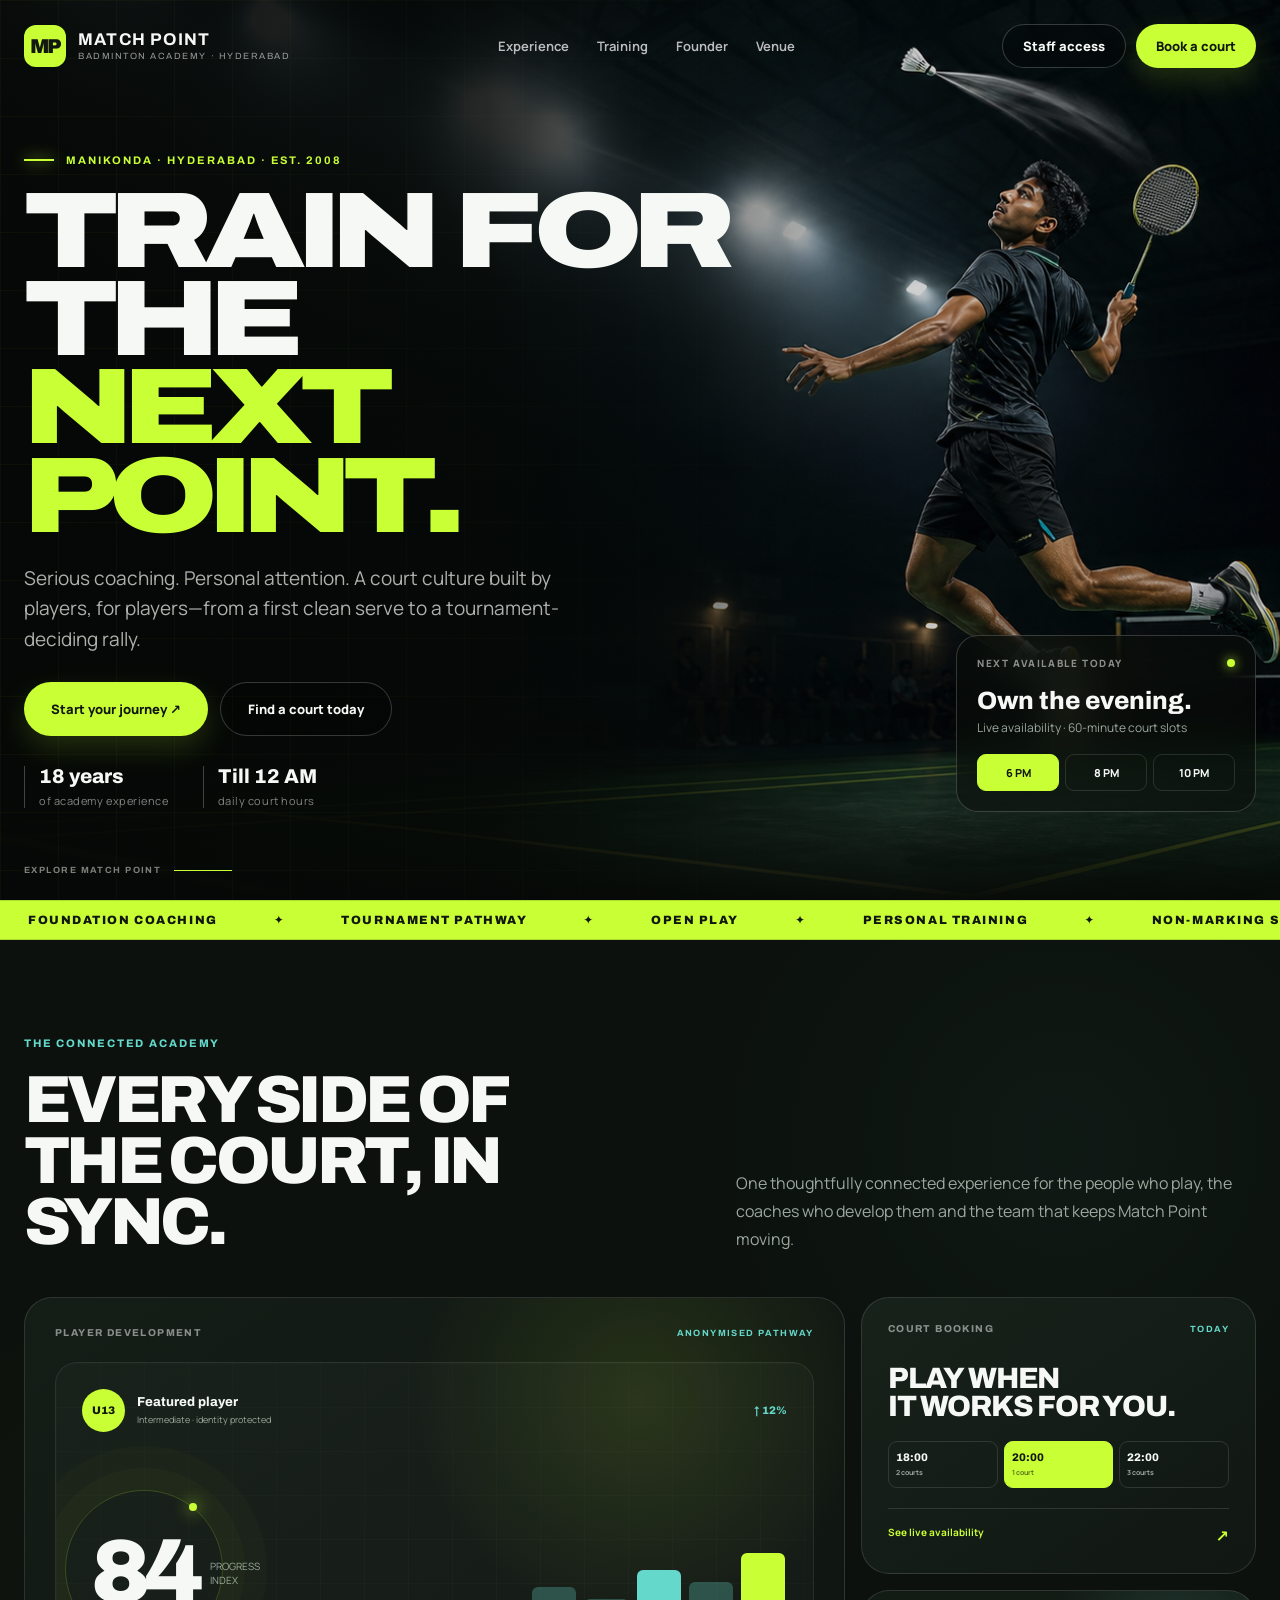
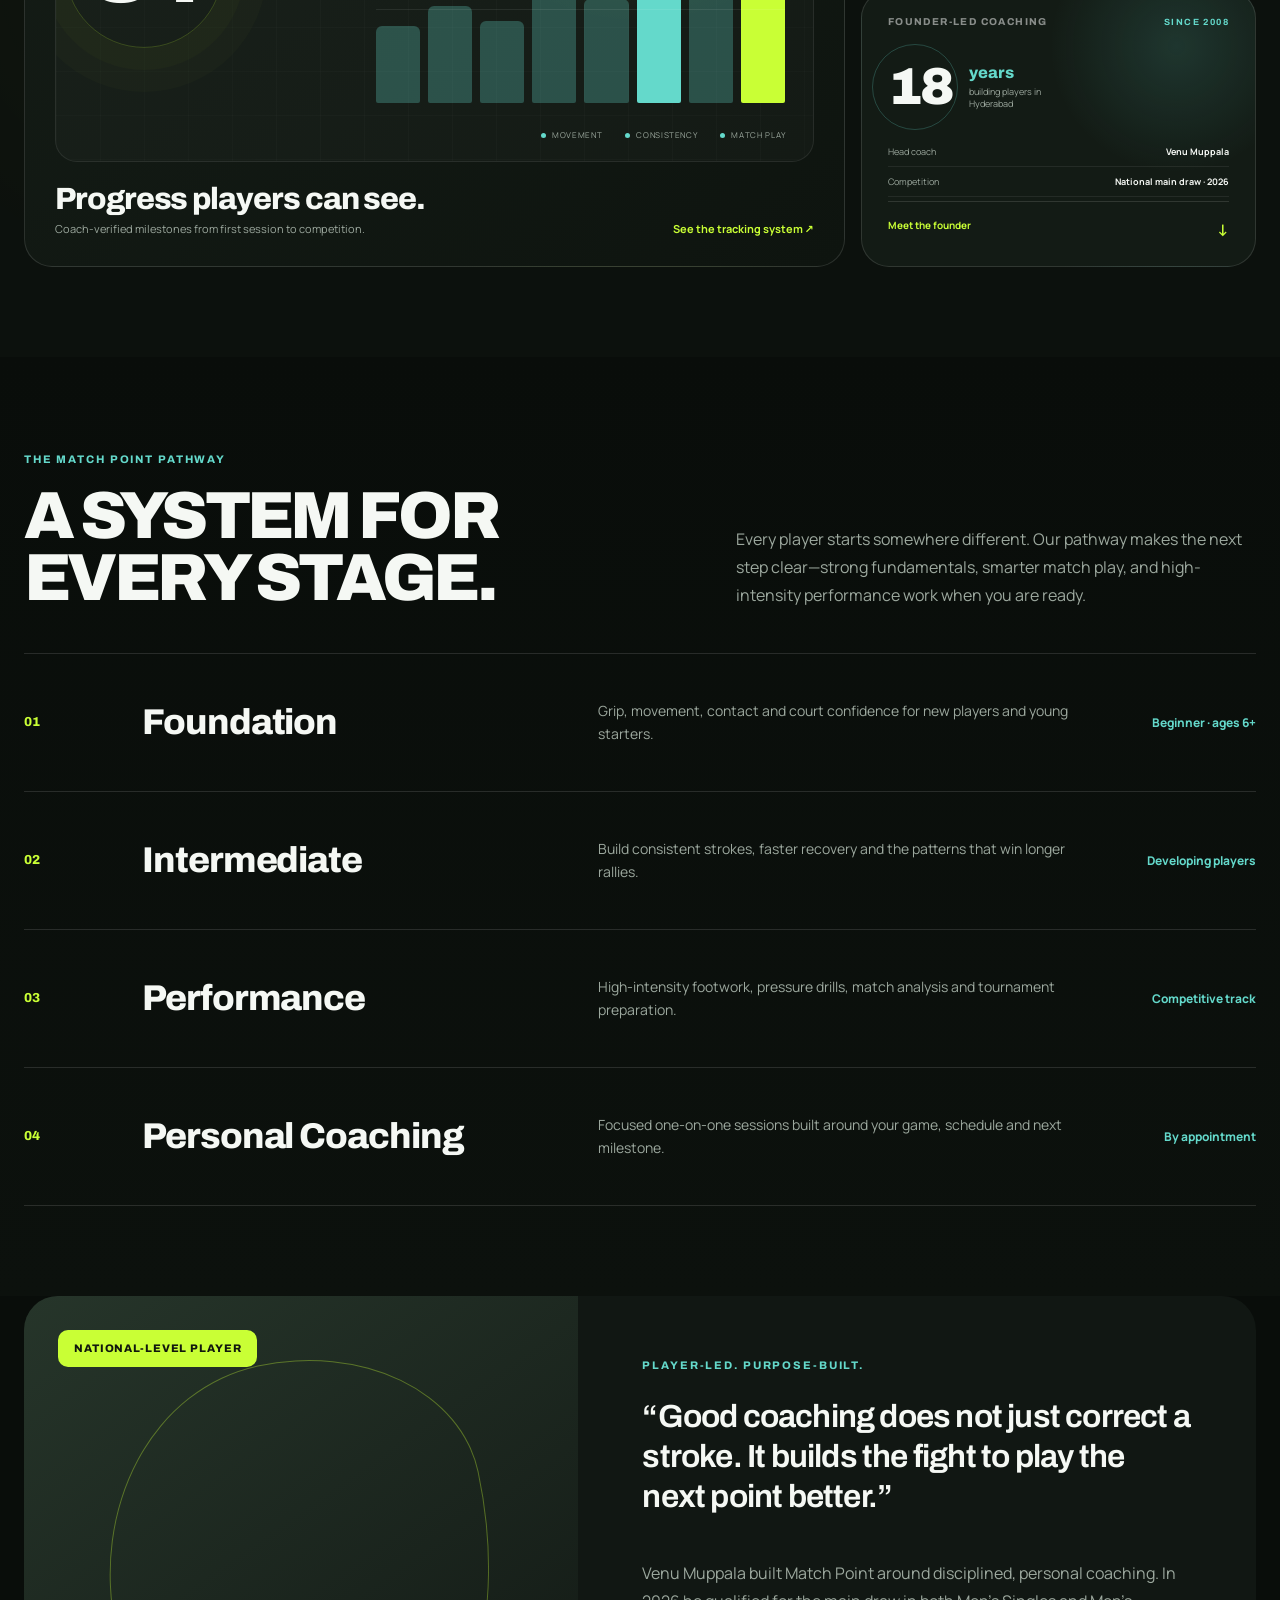
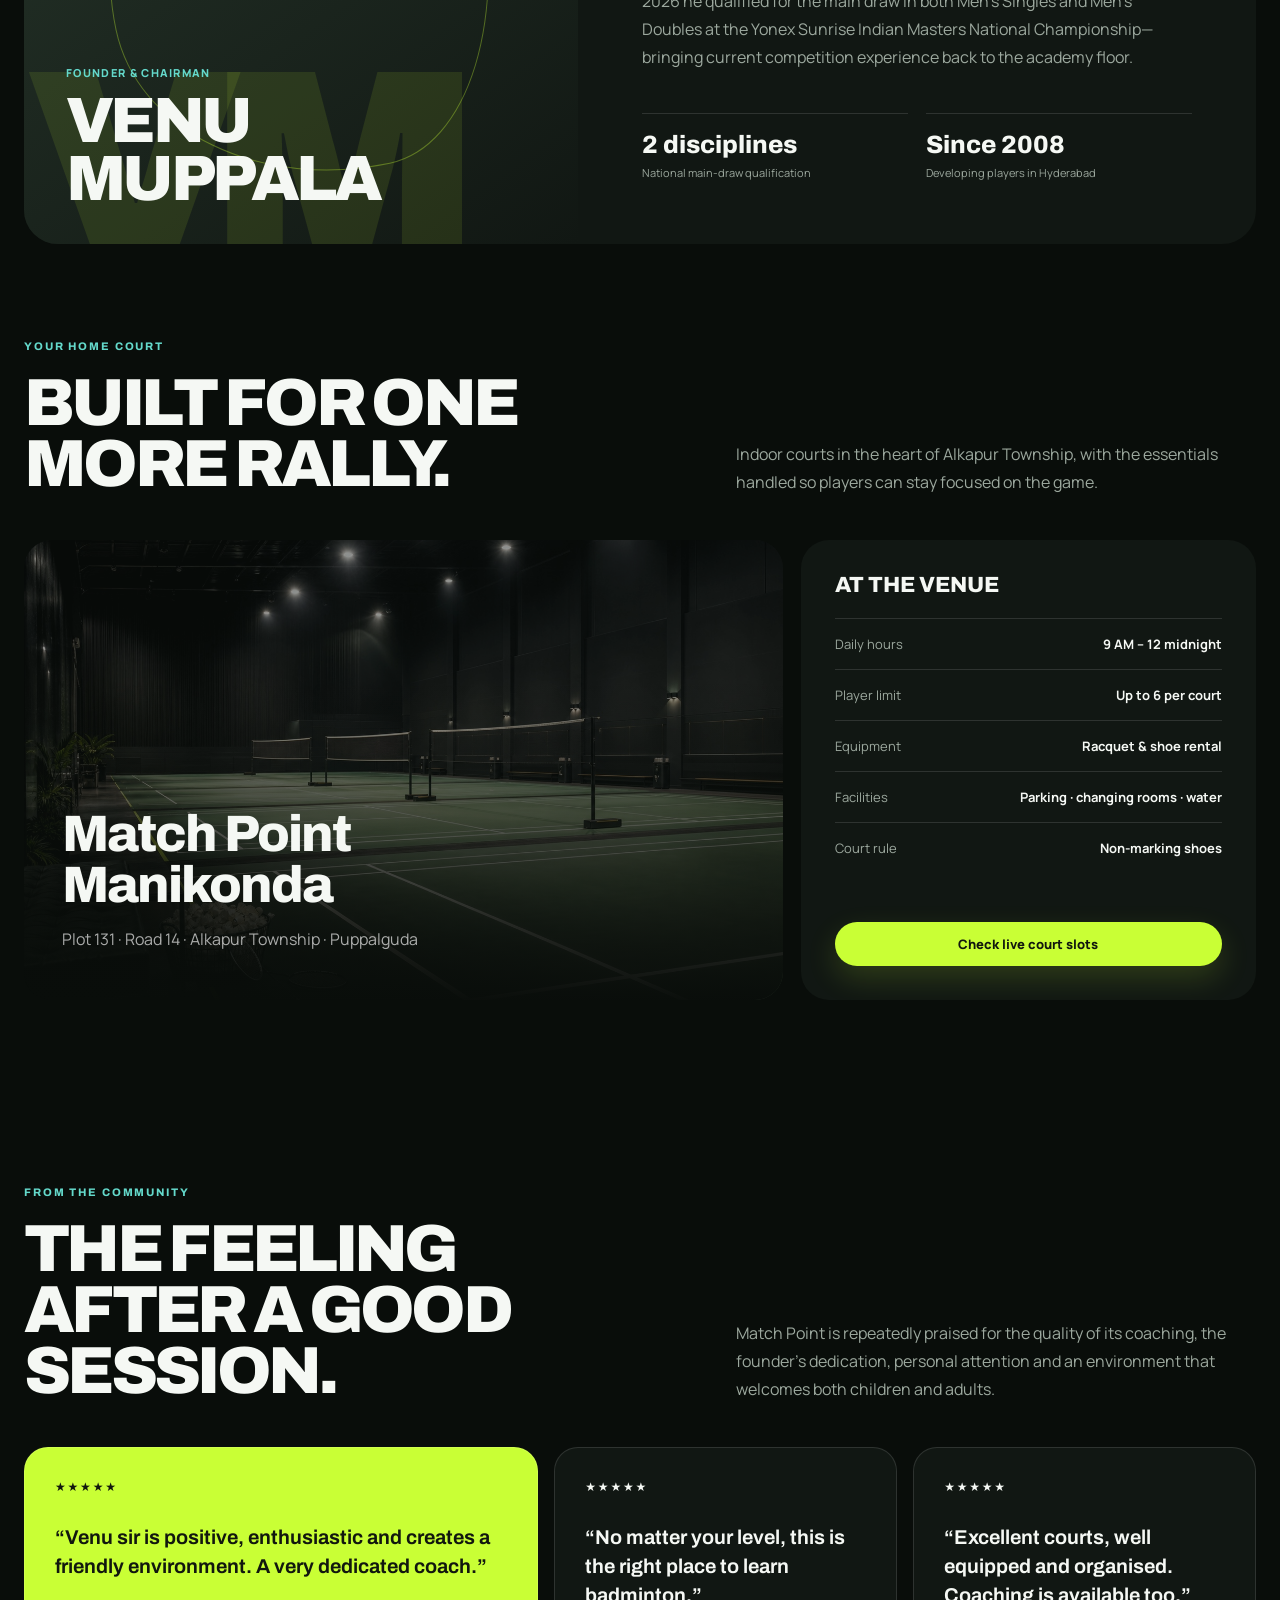
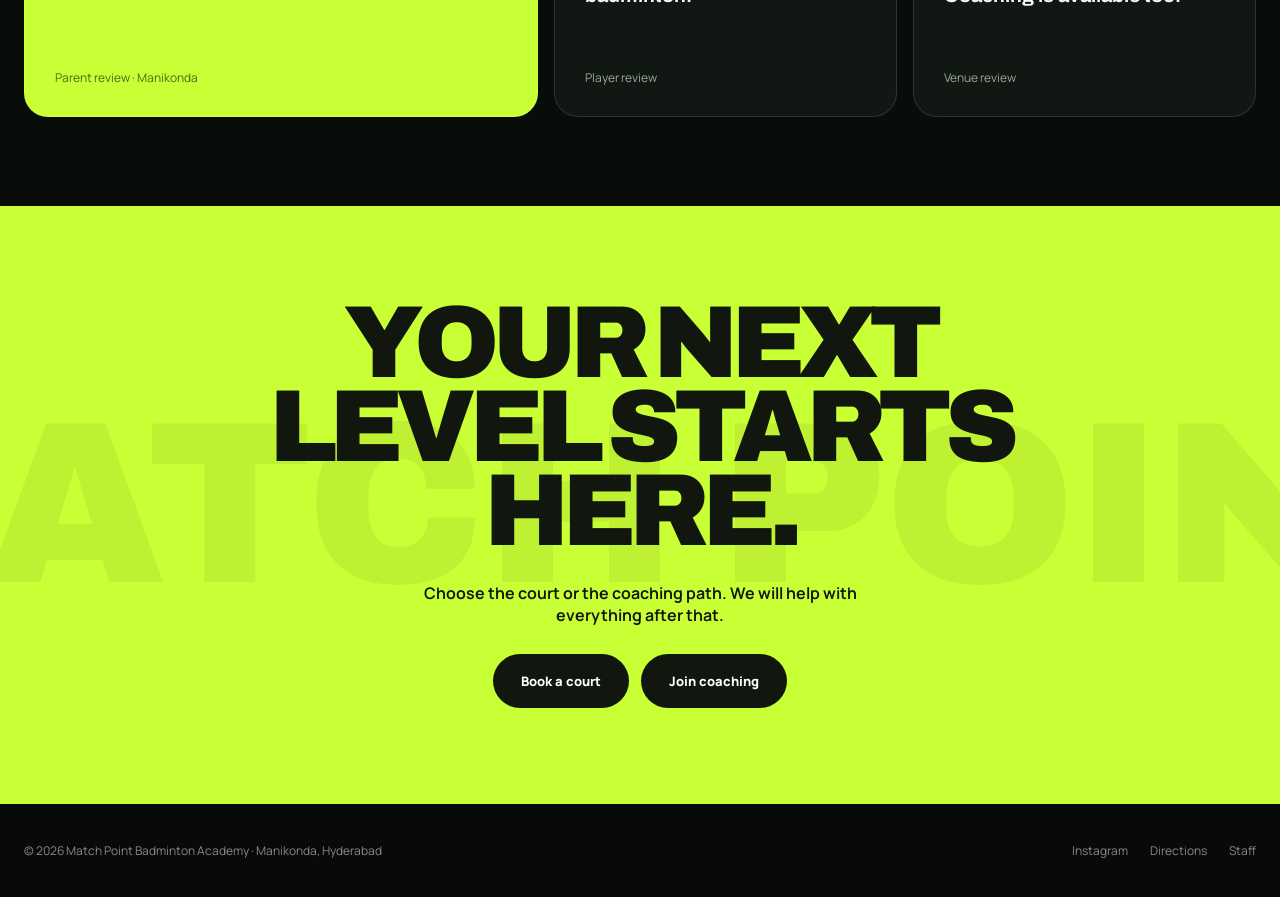
<file: index.html>
<!doctype html>
<html lang="en">
<head>
  <meta charset="utf-8" />
  <meta name="viewport" content="width=device-width,initial-scale=1,viewport-fit=cover" />
  <meta name="theme-color" content="#090d0a" />
  <title>Match Point Badminton Academy — It's Next Level</title>
  <meta name="description" content="Match Point Badminton Academy in Manikonda, Hyderabad. Professional coaching, performance training and indoor court booking, open daily till midnight." />
  <link rel="preconnect" href="https://fonts.googleapis.com" />
  <link rel="preconnect" href="https://fonts.gstatic.com" crossorigin />
  <link href="https://fonts.googleapis.com/css2?family=Archivo:wdth,wght@75..125,400..900&family=Manrope:wght@400;500;600;700;800&display=swap" rel="stylesheet" />
  <link rel="stylesheet" href="assets/css/site.css?v=3" />
</head>
<body class="mp-site">
  <header class="mp-nav">
    <div class="mp-shell">
      <a class="mp-brand" href="index.html" aria-label="Match Point home">
        <span class="mp-brand-mark">MP</span>
        <span><strong>Match Point</strong><small>Badminton Academy · Hyderabad</small></span>
      </a>
      <nav class="mp-links" aria-label="Main navigation">
        <a href="#experience">Experience</a><a href="#training">Training</a><a href="#coach">Founder</a><a href="#venue">Venue</a>
      </nav>
      <div class="mp-nav-actions">
        <a class="mp-ghost" href="login.html">Staff access</a>
        <a class="mp-solid" href="booking.html">Book a court</a>
      </div>
    </div>
  </header>

  <main>
    <section class="mp-hero">
      <div class="mp-hero-media"><img src="assets/img/matchpoint-hero.png" alt="Badminton player airborne for an overhead smash on a floodlit indoor court" /></div>
      <div class="mp-shell">
        <div class="mp-hero-copy">
          <span class="mp-kicker">Manikonda · Hyderabad · Est. 2008</span>
          <h1><span>Train for the</span> <em>next point.</em></h1>
          <p class="mp-hero-lede">Serious coaching. Personal attention. A court culture built by players, for players—from a first clean serve to a tournament-deciding rally.</p>
          <div class="mp-hero-actions">
            <a class="mp-solid" href="admission.html">Start your journey ↗</a>
            <a class="mp-ghost" href="booking.html">Find a court today</a>
          </div>
          <div class="mp-hero-meta">
            <div><strong>18 years</strong><span>of academy experience</span></div>
            <div><strong>Till 12 AM</strong><span>daily court hours</span></div>
          </div>
        </div>
      </div>
      <aside class="mp-live" aria-label="Quick booking">
        <div class="mp-live-top"><span>Next available today</span><i></i></div>
        <h3>Own the evening.</h3>
        <p>Live availability · 60-minute court slots</p>
        <div class="mp-live-slots"><a href="booking.html">6 PM</a><a href="booking.html">8 PM</a><a href="booking.html">10 PM</a></div>
      </aside>
      <div class="mp-hero-cue" aria-hidden="true"><span>Explore Match Point</span><i></i></div>
    </section>

    <div class="mp-ticker" aria-hidden="true"><div class="mp-ticker-track">
      <span>Foundation coaching</span><span>Tournament pathway</span><span>Open play</span><span>Personal training</span><span>Non-marking shoes</span><span>Late-night courts</span>
      <span>Foundation coaching</span><span>Tournament pathway</span><span>Open play</span><span>Personal training</span><span>Non-marking shoes</span><span>Late-night courts</span>
    </div></div>

    <section class="mp-section mp-experience" id="experience">
      <div class="mp-shell">
        <div class="mp-section-head mp-reveal">
          <div><span class="mp-eyebrow">The connected academy</span><h2>Every side of the court, in sync.</h2></div>
          <p>One thoughtfully connected experience for the people who play, the coaches who develop them and the team that keeps Match Point moving.</p>
        </div>
        <div class="mp-bento">
          <a class="mp-bento-main mp-reveal" href="progress.html">
            <div class="mp-bento-top"><span>Player development</span><b>Anonymised pathway</b></div>
            <div class="mp-player-pulse">
              <div class="mp-pulse-person"><i>U13</i><div><strong>Featured player</strong><small>Intermediate · identity protected</small></div><em>↑ 12%</em></div>
              <div class="mp-pulse-score"><strong>84</strong><span>Progress<br />index</span><div class="mp-score-ring"></div></div>
              <div class="mp-pulse-chart" aria-hidden="true"><i></i><i></i><i></i><i></i><i></i><i></i><i></i><i></i></div>
              <div class="mp-pulse-legend"><span>Movement</span><span>Consistency</span><span>Match play</span></div>
            </div>
            <div class="mp-bento-foot"><div><strong>Progress players can see.</strong><span>Coach-verified milestones from first session to competition.</span></div><b>See the tracking system ↗</b></div>
          </a>

          <a class="mp-bento-card mp-bento-book mp-reveal" href="booking.html">
            <div class="mp-bento-top"><span>Court booking</span><b>Today</b></div>
            <h3>Play when<br />it works for you.</h3>
            <div class="mp-mini-slots"><span><i>18:00</i><b>2 courts</b></span><span class="active"><i>20:00</i><b>1 court</b></span><span><i>22:00</i><b>3 courts</b></span></div>
            <strong class="mp-card-link">See live availability <i>↗</i></strong>
          </a>

          <a class="mp-bento-card mp-bento-ops mp-reveal" href="#coach">
            <div class="mp-bento-top"><span>Founder-led coaching</span><b>Since 2008</b></div>
            <div class="mp-ops-dial"><strong>18</strong><span><b>years</b><small>building players in Hyderabad</small></span><i></i></div>
            <div class="mp-ops-row"><span>Head coach</span><strong>Venu Muppala</strong></div>
            <div class="mp-ops-row"><span>Competition</span><strong>National main draw · 2026</strong></div>
            <strong class="mp-card-link">Meet the founder <i>↓</i></strong>
          </a>
        </div>
      </div>
    </section>

    <section class="mp-section mp-training" id="training">
      <div class="mp-shell">
        <div class="mp-section-head">
          <div><span class="mp-eyebrow">The Match Point pathway</span><h2>A system for every stage.</h2></div>
          <p>Every player starts somewhere different. Our pathway makes the next step clear—strong fundamentals, smarter match play, and high-intensity performance work when you are ready.</p>
        </div>
        <div class="mp-path">
          <a class="mp-path-row" href="admission.html?program=found"><h3>Foundation</h3><p>Grip, movement, contact and court confidence for new players and young starters.</p><span class="mp-path-time">Beginner · ages 6+</span></a>
          <a class="mp-path-row" href="admission.html?program=inter"><h3>Intermediate</h3><p>Build consistent strokes, faster recovery and the patterns that win longer rallies.</p><span class="mp-path-time">Developing players</span></a>
          <a class="mp-path-row" href="admission.html?program=perf"><h3>Performance</h3><p>High-intensity footwork, pressure drills, match analysis and tournament preparation.</p><span class="mp-path-time">Competitive track</span></a>
          <a class="mp-path-row" href="admission.html?program=private"><h3>Personal Coaching</h3><p>Focused one-on-one sessions built around your game, schedule and next milestone.</p><span class="mp-path-time">By appointment</span></a>
        </div>
      </div>
    </section>

    <section class="mp-section mp-coach" id="coach">
      <div class="mp-shell mp-coach-wrap">
        <div class="mp-coach-visual">
          <span class="mp-coach-score">National-level player</span>
          <div class="mp-coach-name"><span>Founder & Chairman</span><strong>Venu<br />Muppala</strong></div>
        </div>
        <div class="mp-coach-copy">
          <span class="mp-eyebrow">Player-led. Purpose-built.</span>
          <blockquote>“Good coaching does not just correct a stroke. It builds the fight to play the next point better.”</blockquote>
          <p>Venu Muppala built Match Point around disciplined, personal coaching. In 2026 he qualified for the main draw in both Men’s Singles and Men’s Doubles at the Yonex Sunrise Indian Masters National Championship—bringing current competition experience back to the academy floor.</p>
          <div class="mp-coach-stats"><div><strong>2 disciplines</strong><span>National main-draw qualification</span></div><div><strong>Since 2008</strong><span>Developing players in Hyderabad</span></div></div>
        </div>
      </div>
    </section>

    <section class="mp-section" id="venue">
      <div class="mp-shell">
        <div class="mp-section-head"><div><span class="mp-eyebrow">Your home court</span><h2>Built for one more rally.</h2></div><p>Indoor courts in the heart of Alkapur Township, with the essentials handled so players can stay focused on the game.</p></div>
        <div class="mp-venue-grid">
          <div class="mp-venue-main"><img src="assets/img/matchpoint-venue-v2.jpg" alt="Premium indoor badminton courts prepared for an evening training session" /><div class="mp-venue-caption"><h3>Match Point<br />Manikonda</h3><p>Plot 131 · Road 14 · Alkapur Township · Puppalguda</p></div></div>
          <aside class="mp-venue-side"><h3>At the venue</h3><div class="mp-amenity"><span>Daily hours</span><strong>9 AM – 12 midnight</strong></div><div class="mp-amenity"><span>Player limit</span><strong>Up to 6 per court</strong></div><div class="mp-amenity"><span>Equipment</span><strong>Racquet & shoe rental</strong></div><div class="mp-amenity"><span>Facilities</span><strong>Parking · changing rooms · water</strong></div><div class="mp-amenity"><span>Court rule</span><strong>Non-marking shoes</strong></div><a class="mp-solid" href="booking.html">Check live court slots</a></aside>
        </div>
      </div>
    </section>

    <section class="mp-section" id="reviews">
      <div class="mp-shell">
        <div class="mp-section-head"><div><span class="mp-eyebrow">From the community</span><h2>The feeling after a good session.</h2></div><p>Match Point is repeatedly praised for the quality of its coaching, the founder’s dedication, personal attention and an environment that welcomes both children and adults.</p></div>
        <div class="mp-voices">
          <article class="mp-quote"><span class="mp-stars">★★★★★</span><blockquote>“Venu sir is positive, enthusiastic and creates a friendly environment. A very dedicated coach.”</blockquote><cite>Parent review · Manikonda</cite></article>
          <article class="mp-quote"><span class="mp-stars">★★★★★</span><blockquote>“No matter your level, this is the right place to learn badminton.”</blockquote><cite>Player review</cite></article>
          <article class="mp-quote"><span class="mp-stars">★★★★★</span><blockquote>“Excellent courts, well equipped and organised. Coaching is available too.”</blockquote><cite>Venue review</cite></article>
        </div>
      </div>
    </section>

    <section class="mp-final"><div class="mp-shell"><h2>Your next level starts here.</h2><p>Choose the court or the coaching path. We will help with everything after that.</p><div class="mp-hero-actions" style="justify-content:center"><a class="mp-ghost" href="booking.html">Book a court</a><a class="mp-ghost" href="admission.html">Join coaching</a></div></div></section>
  </main>

  <footer class="mp-footer"><div class="mp-shell"><span>© 2026 Match Point Badminton Academy · Manikonda, Hyderabad</span><div class="mp-footer-links"><a href="https://www.instagram.com/matchpoint_badminton_academy/">Instagram</a><a href="https://maps.google.com/?q=Match+Point+Badminton+Academy+Alkapur+Township+Manikonda">Directions</a><a href="login.html">Staff</a></div></div></footer>
  <script src="assets/js/site.js?v=2"></script>
</body>
</html>
</file>
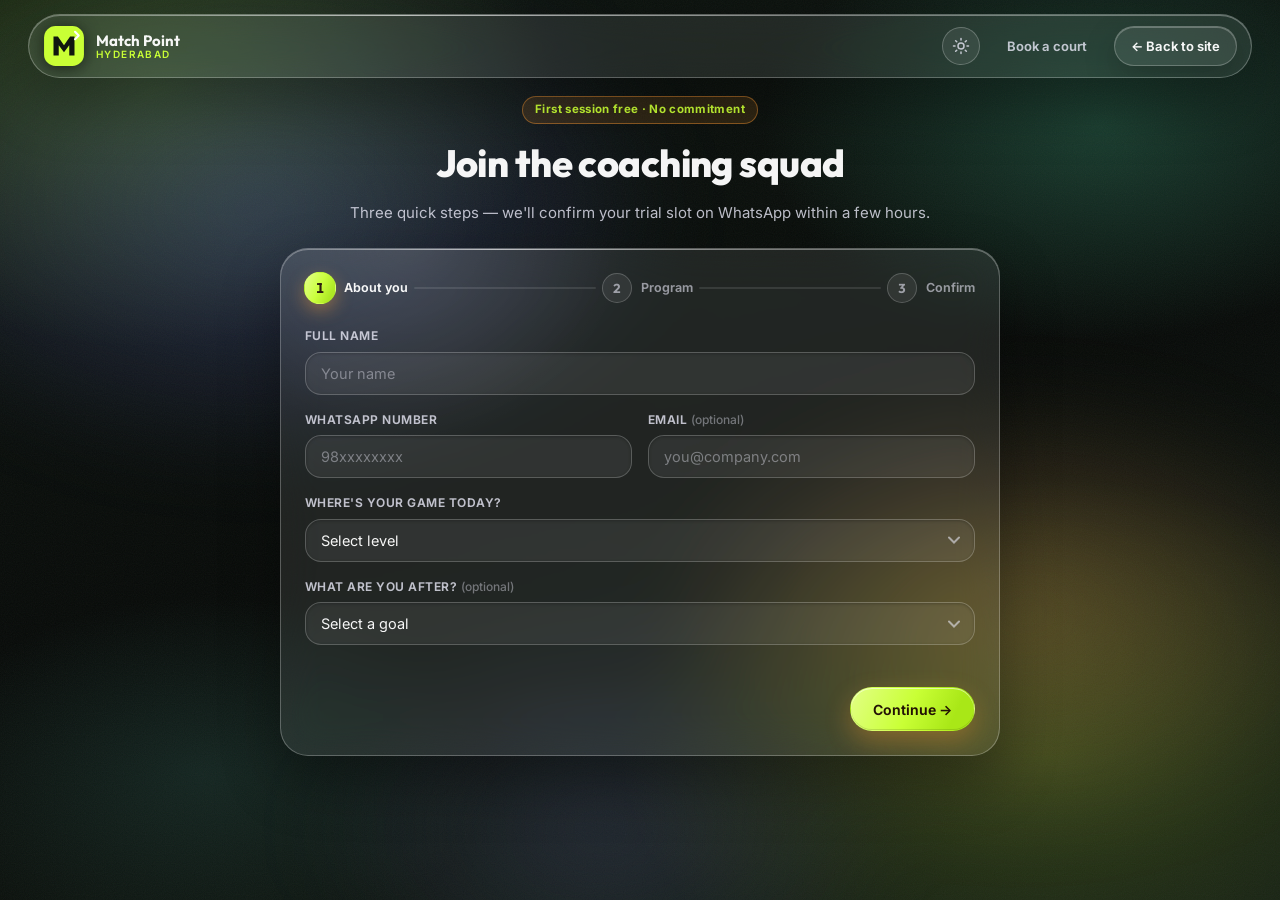
<file: admission.html>
<!DOCTYPE html>
<html lang="en" data-theme="dark">
<head>
  <meta charset="UTF-8" />
  <meta name="viewport" content="width=device-width, initial-scale=1.0, viewport-fit=cover" />
  <meta name="theme-color" content="#0d0c1a" />
  <title>Join Coaching — Match Point</title>
  <link rel="icon" type="image/svg+xml" href="assets/img/favicon.svg?v=2" />
  <link rel="preconnect" href="https://fonts.googleapis.com" />
  <link rel="preconnect" href="https://fonts.gstatic.com" crossorigin />
  <link href="https://fonts.googleapis.com/css2?family=Outfit:wght@500;600;700;800&family=Inter:wght@400;500;600;700&display=swap" rel="stylesheet" />
  <link rel="stylesheet" href="assets/css/glass.css?v=19" />
  <script>document.documentElement.dataset.theme = localStorage.getItem("mp-theme") || "dark"; document.documentElement.classList.add("lt-js");</script>
  <style>
    .adm-wrap { max-width: 720px; margin: 0 auto; width: 100%; }
    .adm-hero { text-align: center; margin-bottom: var(--gap-4); }
    .adm-hero h1 { font-size: clamp(26px, 4vw, 38px); font-weight: 800; }
    .adm-hero p { color: var(--ink-mid); margin-top: 8px; }
    .form-grid { display: grid; grid-template-columns: 1fr 1fr; gap: var(--gap-3); }
    .form-grid .full { grid-column: 1 / -1; }
    @media (max-width: 620px) { .form-grid { grid-template-columns: 1fr; } }
    .batch-pick { display: grid; grid-template-columns: 1fr 1fr; gap: 10px; }
    @media (max-width: 620px) { .batch-pick { grid-template-columns: 1fr; } }
    .batch-pick .choice { flex-direction: column; align-items: flex-start; gap: 4px; padding: 14px 16px; }
    .batch-pick .choice .bp-top { display: flex; align-items: center; gap: 10px; width: 100%; }
    .batch-pick .choice .bp-name { font-weight: 700; color: var(--ink-hi); font-size: 14px; }
    .batch-pick .choice .bp-meta { font-size: 12px; color: var(--ink-low); padding-left: 28px; }
    .pick-label { font-size: 12px; font-weight: 700; letter-spacing: .08em; text-transform: uppercase; color: var(--ink-low); margin: var(--gap-3) 0 8px; }
    .done-card { text-align: center; padding: clamp(36px, 6vh, 60px) var(--gap-4); display: none; }
    .done-card.show { display: block; animation: lt-step-in .5s var(--ease-spring) both; }
    .done-card .big-check { width: 74px; height: 74px; margin: 0 auto var(--gap-3); border-radius: 50%; display: grid; place-items: center;
      background: rgba(52, 211, 153, .15); border: 1.5px solid rgba(52, 211, 153, .5); color: var(--tx-green); }
    .done-card .big-check svg { width: 34px; height: 34px; }
  </style>
</head>
<body>
  <div class="lt-bg" aria-hidden="true"></div>

  <nav class="lt-nav glass">
    <a class="nav-brand" href="index.html">
      <span class="mark" data-logo="30"></span>
      <span class="t"><strong>Match Point</strong><span>Hyderabad</span></span>
    </a>
    <div class="nav-actions">
      <button type="button" class="theme-toggle"></button>
      <a class="btn btn-ghost btn-sm hide-mobile" href="booking.html">Book a court</a>
      <a class="btn btn-glass btn-sm" href="index.html">← Back to site</a>
    </div>
  </nav>

  <main class="lt-page">
    <div class="adm-wrap">
      <div class="adm-hero reveal">
        <span class="pill gold">First session free · No commitment</span>
        <h1 class="mt-2">Join the coaching squad</h1>
        <p>Three quick steps — we'll confirm your trial slot on WhatsApp within a few hours.</p>
      </div>

      <div class="glass glass-card" id="wizard">
        <div class="adm-stepper" id="stepper">
          <div class="step active" data-s="1"><span class="num"><span class="n">1</span></span><span class="lbl">About you</span></div>
          <div class="bar" id="bar1"></div>
          <div class="step" data-s="2"><span class="num"><span class="n">2</span></span><span class="lbl">Program</span></div>
          <div class="bar" id="bar2"></div>
          <div class="step" data-s="3"><span class="num"><span class="n">3</span></span><span class="lbl">Confirm</span></div>
        </div>

        <form id="admForm" novalidate>
          <!-- step 1: about you -->
          <section class="adm-step active" data-step="1">
            <div class="form-grid">
              <label class="field full"><span>Full name</span><input type="text" name="name" placeholder="Your name" required /></label>
              <label class="field"><span>WhatsApp number</span><input type="tel" name="phone" placeholder="98xxxxxxxx" required /></label>
              <label class="field"><span>Email <span class="opt">(optional)</span></span><input type="email" name="email" placeholder="you@company.com" /></label>
              <label class="field full"><span>Where's your game today?</span>
                <select name="level"><option value="">Select level</option><option>Complete beginner</option><option>Played casually / social games</option><option>Trained before, getting back into it</option><option>Competitive — leagues or tournaments</option></select>
              </label>
              <label class="field full"><span>What are you after? <span class="opt">(optional)</span></span>
                <select name="goal"><option value="">Select a goal</option><option>Learn the game properly</option><option>Fitness &amp; stress relief</option><option>Compete in leagues</option><option>Sharpen up for corporate events</option></select>
              </label>
            </div>
          </section>

          <!-- step 2: program + venue + timing -->
          <section class="adm-step" data-step="2">
            <div class="batch-pick" id="programPick"></div>
            <div class="pick-label">Preferred venue</div>
            <div class="batch-pick" id="venuePick"></div>
            <div class="form-grid mt-3">
              <label class="field"><span>Preferred timing</span>
                <select name="slot"><option>Morning batch</option><option>Evening batch</option><option>Flexible</option></select>
              </label>
              <label class="field"><span>Trial date <span class="opt">(optional)</span></span><input type="date" name="date" /></label>
            </div>
            <p class="faint mt-3" id="planLine" style="font-size:12.5px;"></p>
          </section>

          <!-- step 3: confirm -->
          <section class="adm-step" data-step="3">
            <div id="summary" class="lt-grid" style="gap: 10px;"></div>
            <label class="choice mt-3"><input type="checkbox" name="agree" /><span class="dot"></span><span>Contact me on WhatsApp to confirm my trial slot.</span></label>
          </section>

          <div class="form-msg" id="msg"></div>
          <div class="adm-nav">
            <button type="button" class="btn btn-ghost" id="backBtn" style="visibility:hidden;">← Back</button>
            <span class="grow"></span>
            <button type="button" class="btn btn-primary" id="nextBtn">Continue →</button>
          </div>
        </form>
      </div>

      <!-- success -->
      <div class="glass done-card" id="doneCard">
        <div class="big-check"><svg viewBox="0 0 24 24" fill="none" stroke="currentColor" stroke-width="2.5" stroke-linecap="round" stroke-linejoin="round"><path d="M20 6 9 17l-5-5"/></svg></div>
        <h2>Application received 🏸</h2>
        <p class="muted mt-2">Our coach will WhatsApp you shortly to confirm your trial slot.<br />Bring water and non-marking court shoes — shuttles and loaner rackets are ready courtside.</p>
        <div class="mt-4 flex" style="justify-content:center; flex-wrap:wrap;">
          <a class="btn btn-primary" href="booking.html">Book a court meanwhile</a>
          <a class="btn btn-glass" href="index.html">Back to home</a>
        </div>
      </div>
    </div>
  </main>

  <script src="assets/js/core.js?v=8"></script>
  <script src="assets/js/data.js?v=5"></script>
  <script src="assets/js/cloud.js?v=8"></script>
  <script>
    (function () {
      var step = 1, TOTAL = 3;
      var form = document.getElementById("admForm");
      var msg = document.getElementById("msg");

      var requestedProgram = new URLSearchParams(location.search).get("program") || LT_DATA.programs[0].id;
      document.getElementById("programPick").innerHTML = LT_DATA.programs.map(function (p) {
        return '<label class="choice"><div class="bp-top"><input type="radio" name="program" value="' + p.id + '"' + (p.id === requestedProgram ? " checked" : "") + ' /><span class="dot"></span><span class="bp-name">' + p.name + "</span></div>" +
          '<span class="bp-meta">' + p.level + " · " + p.days + "</span></label>";
      }).join("");

      // preferred venue — rides into the slot string on submit (no new RPC args)
      document.getElementById("venuePick").innerHTML = Object.keys(LT_DATA.venues).map(function (k, i) {
        var v = LT_DATA.venues[k];
        return '<label class="choice"><div class="bp-top"><input type="radio" name="venue" value="' + k + '"' + (i === 0 ? " checked" : "") + ' /><span class="dot"></span><span class="bp-name">' + v.name + "</span></div>" +
          '<span class="bp-meta">' + v.area + " · " + v.note + "</span></label>";
      }).join("");

      // membership plans, straight from the dataset (single source of truth)
      document.getElementById("planLine").textContent = "Plans: " + LT_DATA.plans.map(function (p) {
        return p.label + " " + LT.fmtINR(p.amount) + (p.note ? " (" + p.note + ")" : "");
      }).join(" · ") + " — pay after your free trial.";

      // trials are booked ahead, never backdated
      form.querySelector('[name="date"]').min = LT.today();

      function venueName(key) {
        var v = LT_DATA.venues[key];
        return v ? v.name : LT_DATA.venues.manikonda.name;
      }

      function paint() {
        document.querySelectorAll("#stepper .step").forEach(function (el) {
          var s = +el.dataset.s;
          el.classList.toggle("active", s === step);
          el.classList.toggle("done", s < step);
        });
        document.getElementById("bar1").style.setProperty("--fill", step > 1 ? "100%" : "0%");
        document.getElementById("bar2").style.setProperty("--fill", step > 2 ? "100%" : "0%");
        document.querySelectorAll(".adm-step").forEach(function (el) {
          el.classList.toggle("active", +el.dataset.step === step);
        });
        document.getElementById("backBtn").style.visibility = step === 1 ? "hidden" : "visible";
        document.getElementById("nextBtn").textContent = step === TOTAL ? "Submit application" : "Continue →";
        msg.textContent = "";
        if (step === 3) fillSummary();
      }

      function fillSummary() {
        var d = new FormData(form);
        var prog = LT_DATA.programs.find(function (p) { return p.id === d.get("program"); }) || {};
        var rows = [
          ["Name", d.get("name")],
          ["Contact", d.get("phone") + (d.get("email") ? " · " + d.get("email") : "")],
          ["Level", d.get("level") || "To be assessed"],
          ["Program", prog.name + " · " + d.get("slot")],
          ["Venue", venueName(d.get("venue"))],
          ["Trial date", d.get("date") || "First available slot"],
        ];
        document.getElementById("summary").innerHTML = rows.map(function (r) {
          return '<div class="flex between" style="padding:11px 14px;border:1px solid var(--tile-border);border-radius:var(--r-md);background:var(--tile-bg);">' +
            '<span class="faint" style="font-size:12px;text-transform:uppercase;letter-spacing:.06em;font-weight:650;">' + r[0] + "</span>" +
            '<span style="font-weight:650;text-align:right;">' + LT.esc(r[1]) + "</span></div>";
        }).join("");
      }

      function validate() {
        var d = new FormData(form);
        if (step === 1) {
          if (!String(d.get("name") || "").trim()) return "Please enter your name.";
          if (String(d.get("phone") || "").replace(/\D/g, "").length < 10) return "Please enter a valid 10-digit WhatsApp number.";
        }
        if (step === 3 && !d.get("agree")) return "Please tick the consent box so we can reach you.";
        return "";
      }

      document.getElementById("nextBtn").addEventListener("click", function () {
        var err = validate();
        if (err) { msg.textContent = err; msg.className = "form-msg error"; return; }
        if (step < TOTAL) { step++; paint(); return; }
        var d = new FormData(form);
        var apps = LT.store.read("applications", []);
        // venue prepended into the slot string — the applications pipeline
        // stays single-shape (no new RPC args)
        var rec = {
          name: d.get("name"), phone: d.get("phone"), email: d.get("email"),
          level: d.get("level"), goal: d.get("goal"), program: d.get("program"),
          slot: venueName(d.get("venue")) + " · " + d.get("slot"),
          date: d.get("date"), at: new Date().toISOString(),
        };
        // same phone re-submitting within a day (double-tap, impatience) —
        // don't file a second enquiry from this device
        var ph10 = String(rec.phone || "").replace(/\D/g, "").slice(-10);
        var dup = apps.find(function (a) {
          return String(a.phone || "").replace(/\D/g, "").slice(-10) === ph10 &&
            Date.now() - new Date(a.at).getTime() < 864e5;
        });
        if (dup) {
          msg.textContent = "We already have your enquiry — our coach will call you.";
          msg.className = "form-msg error";
          return;
        }
        function showDone() {
          apps.unshift(rec);
          LT.store.write("applications", apps);
          document.getElementById("wizard").style.display = "none";
          document.querySelector(".adm-hero").style.display = "none";
          document.getElementById("doneCard").classList.add("show");
          LT.toast("Application received — see you on court! 🏸");
        }
        if (window.LT_CLOUD) {
          LT_CLOUD.track("admission_submitted", { program: rec.program || "", venue: d.get("venue") || "" });
          LT_CLOUD.addApplication(rec).then(showDone).catch(function (e) {
            if (!LT_CLOUD.STRICT_AUTH) { showDone(); return; }
            msg.textContent = /too many/.test(String(e.message)) ? "We already have your enquiry — our coach will call you."
              : /no connection/.test(String(e.message)) ? "No connection — please try again or call +91 77320 77327."
              : "Something went wrong — please call +91 77320 77327.";
            msg.className = "form-msg error";
          });
        } else { showDone(); }
      });
      document.getElementById("backBtn").addEventListener("click", function () { if (step > 1) { step--; paint(); } });

      paint();
    })();
  </script>
</body>
</html>
</file>
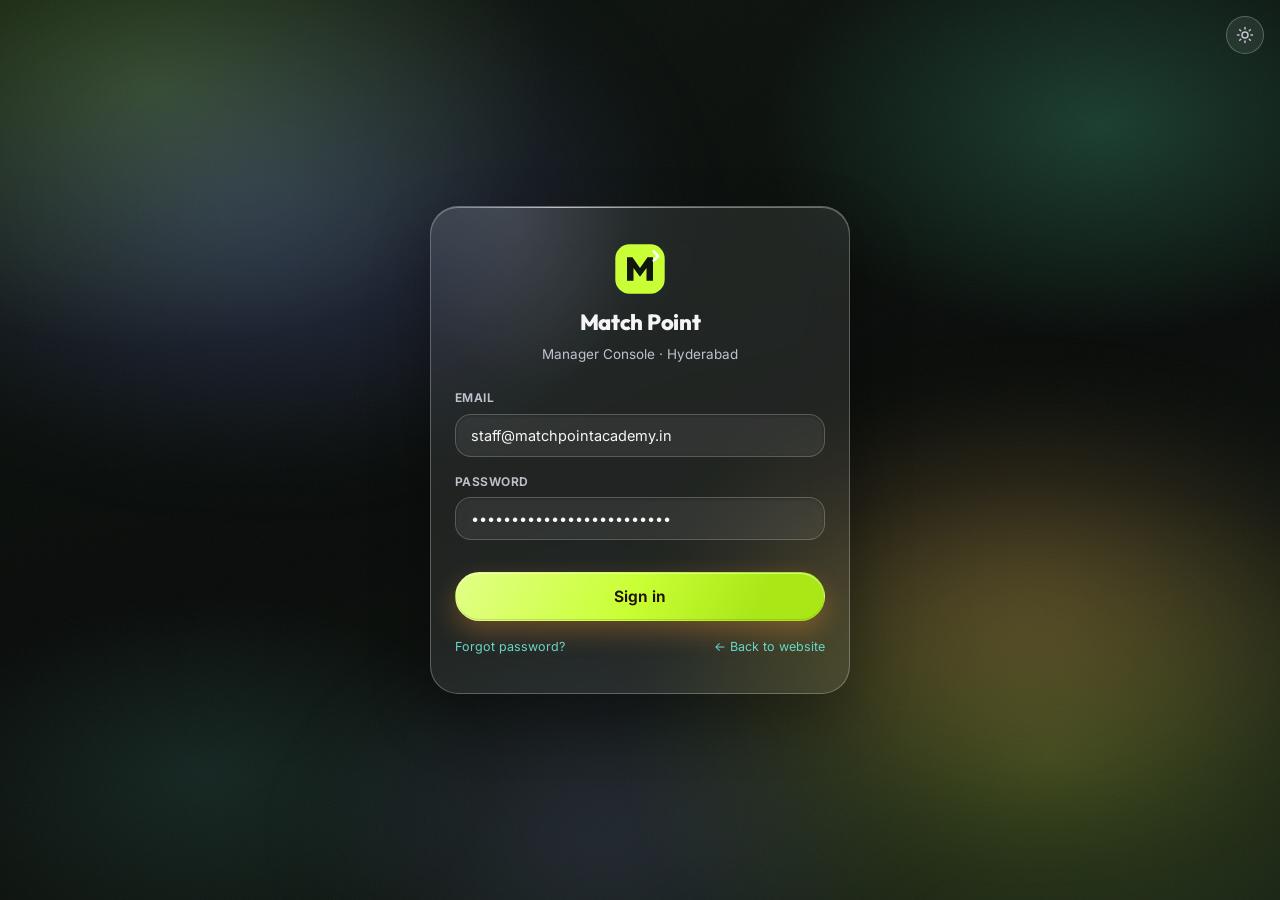
<file: attendance.html>
<!DOCTYPE html>
<html lang="en" data-theme="dark">
<head>
  <meta charset="UTF-8" />
  <meta name="viewport" content="width=device-width, initial-scale=1.0, viewport-fit=cover" />
  <meta name="theme-color" content="#0d0c1a" />
  <title>Attendance — Match Point</title>
  <link rel="icon" type="image/svg+xml" href="assets/img/favicon.svg?v=2" />
  <link rel="preconnect" href="https://fonts.googleapis.com" />
  <link rel="preconnect" href="https://fonts.gstatic.com" crossorigin />
  <link href="https://fonts.googleapis.com/css2?family=Outfit:wght@500;600;700;800&family=Inter:wght@400;500;600;700&display=swap" rel="stylesheet" />
  <link rel="stylesheet" href="assets/css/glass.css?v=19" />
  <script>document.documentElement.dataset.theme = localStorage.getItem("mp-theme") || "dark"; document.documentElement.classList.add("lt-js");</script>
  <style>
    .att-mode { display: flex; gap: 8px; }
    .att-mode .chip { font-size: 13px; padding: 9px 20px; }
    .att-summary { display: flex; gap: 8px 14px; flex-wrap: wrap; }
    /* delete affordance on coach tiles (staff mode only) */
    .att-tile { position: relative; }
    .att-tile .att-del { position: absolute; top: 5px; right: 5px; width: 22px; height: 22px; border-radius: 50%;
      display: none; place-items: center; border: 1px solid var(--chip-border); background: var(--tile-bg);
      color: var(--ink-low); font-size: 12px; line-height: 1; cursor: pointer; z-index: 2; }
    .att-tile .att-del:hover { color: var(--tx-red); border-color: rgba(255, 107, 107, .5); }
    body.staff-mode .att-tile .att-del { display: grid; }
  </style>
</head>
<body>
  <div class="lt-bg" aria-hidden="true"></div>

  <main class="lt-page">
    <div class="card-head" style="margin-bottom: 0;">
      <div>
        <div class="kicker">Attendance</div>
        <h2>Tap to mark present</h2>
        <div class="sub">Marks save instantly — tap again to undo.</div>
      </div>
      <div class="flex wrap">
        <input type="date" id="attDate" style="width:auto;" />
        <span class="pill gold" id="attCount">—</span>
        <button class="btn btn-primary btn-sm hide" id="addCoachBtn">+ Add coach</button>
      </div>
    </div>

    <div class="glass glass-card tight">
      <div class="flex between wrap">
        <div class="att-mode chip-row filters" id="modeChips">
          <button class="chip active" data-mode="members">Members</button>
          <button class="chip" data-mode="staff">Staff &amp; coaches</button>
        </div>
        <input type="search" id="attSearch" placeholder="Search name…" aria-label="Search by name" style="width: min(240px, 100%);" />
        <span class="lt-filter" id="programFilterWrap"><select id="programSelect" aria-label="Filter by program"></select></span>
      </div>
    </div>

    <div class="glass glass-card">
      <div class="att-grid" id="grid"></div>
    </div>
  </main>

  <!-- add coach modal -->
  <div class="lt-modal-backdrop" id="acBackdrop">
    <div class="glass lt-modal" style="width: min(420px, 100%);">
      <div class="modal-head">
        <div><div class="kicker">Staff &amp; coaches</div><h2 style="font-size:20px;">Add a coach</h2></div>
        <button class="btn btn-icon btn-ghost" id="acClose" aria-label="Close">✕</button>
      </div>
      <form id="acForm" class="lt-grid" style="gap: var(--gap-3);">
        <label class="field"><span>Name</span><input type="text" name="name" placeholder="Full name" required /></label>
        <label class="field"><span>Role</span><input type="text" name="role" placeholder="e.g. Assistant Coach" required /></label>
        <div class="form-msg" id="acMsg" style="min-height:0;"></div>
        <button class="btn btn-primary btn-block" type="submit">Add coach</button>
      </form>
    </div>
  </div>

  <script src="assets/js/core.js?v=8"></script>
  <script src="assets/js/data.js?v=5"></script>
  <script src="assets/js/cloud.js?v=8"></script>
  <script>
    LT.auth.require();
    LT.managerShell("attendance.html");

    (function () {
      var dateInput = document.getElementById("attDate");
      dateInput.value = LT.today();
      var mode = "members";  // members | staff
      var program = "all";
      var query = "";        // live name search, both modes

      document.getElementById("attSearch").addEventListener("input", function () {
        query = this.value.trim().toLowerCase();
        render();
      });
      function nameMatch(p) { return !query || p.name.toLowerCase().indexOf(query) !== -1; }

      /* program filter (members mode only) */
      var chips = [{ id: "all", name: "All programs" }].concat(LT_DATA.programs);
      var progWrap = document.getElementById("programFilterWrap");
      var progSelect = document.getElementById("programSelect");
      progSelect.innerHTML = chips.map(function (p) {
        return '<option value="' + p.id + '">' + p.name + "</option>";
      }).join("");
      progSelect.addEventListener("change", function () {
        program = this.value;
        render();
      });

      document.getElementById("modeChips").addEventListener("click", function (e) {
        var btn = e.target.closest(".chip");
        if (!btn) return;
        mode = btn.dataset.mode;
        this.querySelectorAll(".chip").forEach(function (c) { c.classList.toggle("active", c === btn); });
        progWrap.style.display = mode === "members" ? "" : "none";
        document.getElementById("addCoachBtn").classList.toggle("hide", mode !== "staff");
        document.body.classList.toggle("staff-mode", mode === "staff");
        render();
      });

      function key() { return (mode === "staff" ? "att-staff-" : "att-") + dateInput.value; }
      // normalize to strings so seed (numeric) and app-added ("M<ts>") ids compare
      function present() { return (LT.store.read(key(), []) || []).map(String); }

      // cloud is authoritative when reachable: pull the day's marks (both
      // modes) into the local store so every staff phone sees the same ticks
      function syncFromCloud() {
        if (!window.LT_CLOUD) return;
        var d = dateInput.value;
        LT_CLOUD.fetchAttendance(d).then(function (rows) {
          if (!rows) return;
          var mem = [], st = [];
          // ids stay strings: locally-added members carry "M<timestamp>" ids
          // that Number() would turn into NaN (un-markable forever)
          rows.forEach(function (r) { (r.kind === "staff" ? st : mem).push(String(r.person_id)); });
          LT.store.write("att-" + d, mem);
          LT.store.write("att-staff-" + d, st);
          render();
        });
      }

      function render() {
        var marks = present();
        var list, total, scopedRows;
        if (mode === "staff") {
          // explicit getter: staff scope by .venue only (null = both venues);
          // never fall back to .sport
          var staffRows = LT.venue.filter(LT_STAFF(), function (s) { return s.venue; });
          list = staffRows.filter(nameMatch);
          total = staffRows.length;
          scopedRows = staffRows;
          document.getElementById("grid").innerHTML = list.map(function (p) {
            var on = marks.indexOf(String(p.id)) !== -1;
            return '<div class="att-tile' + (on ? " present" : "") + '" data-id="' + p.id + '">' +
              '<button type="button" class="att-del" data-del="' + p.id + '" aria-label="Remove ' + LT.esc(p.name) + '">✕</button>' +
              '<span class="av">' + LT.initials(p.name) + "</span>" +
              '<span><span class="nm">' + LT.esc(p.name) + '</span><br /><span class="bt">' + LT.esc(p.role) + "</span></span>" +
              '<span class="att-tick" aria-hidden="true">✓</span></div>';
          }).join("");
        } else {
          // roster scoped to the selected venue before the program filter
          var roster = LT.venue.filter(LT_ROSTER(), function (m) { return m.venue; });
          list = roster.filter(function (m) { return (program === "all" || m.program === program) && nameMatch(m); });
          total = roster.length;
          scopedRows = roster;
          document.getElementById("grid").innerHTML = list.map(function (m) {
            var on = marks.indexOf(String(m.id)) !== -1;
            var p = LT_DATA.programs.find(function (x) { return x.id === m.program; });
            var v = LT_DATA.sports[m.venue]; // venue short name after the program
            var sub = (p ? LT.esc(p.name) : "—") + (v ? " · " + v.short : "");
            return '<div class="att-tile' + (on ? " present" : "") + '" data-id="' + m.id + '">' +
              '<span class="av">' + LT.initials(m.name) + "</span>" +
              '<span><span class="nm">' + LT.esc(m.name) + '</span><br /><span class="bt">' + sub + "</span></span>" +
              '<span class="att-tick" aria-hidden="true">✓</span></div>';
          }).join("");
        }
        if (!list.length) {
          document.getElementById("grid").innerHTML =
            '<div class="empty-state">' + (query ? "No one called “" + LT.esc(query) + "” here — try a shorter name." : "Nobody to show for this filter.") + "</div>";
        }
        // count only marks belonging to people in the current venue scope,
        // so the pill always matches the visible grid
        var inScope = {};
        scopedRows.forEach(function (p) { inScope[p.id] = 1; });
        var presentCount = marks.filter(function (id) { return inScope[id]; }).length;
        document.getElementById("attCount").textContent =
          presentCount + " / " + total + (mode === "staff" ? " staff present" : " members present");
      }

      document.getElementById("grid").addEventListener("click", function (e) {
        // delete a coach (staff mode) — takes precedence over the mark toggle
        var del = e.target.closest("[data-del]");
        if (del) { e.stopPropagation(); removeCoach(del.dataset.del); return; }
        var tile = e.target.closest(".att-tile");
        if (!tile) return;
        var id = String(tile.dataset.id);
        var marks = present();
        var i = marks.indexOf(id);
        if (i === -1) marks.push(id); else marks.splice(i, 1);
        LT.store.write(key(), marks);
        if (window.LT_CLOUD) LT_CLOUD.setPresence(dateInput.value, mode === "staff" ? "staff" : "member", id, i === -1);
        render();
      });

      /* ---------- add / remove coaches (staff roster) ---------- */
      var acBackdrop = document.getElementById("acBackdrop");
      document.getElementById("addCoachBtn").addEventListener("click", function () {
        document.getElementById("acForm").reset();
        document.getElementById("acMsg").textContent = "";
        acBackdrop.classList.add("open");
      });
      document.getElementById("acClose").addEventListener("click", function () { acBackdrop.classList.remove("open"); });
      acBackdrop.addEventListener("click", function (e) { if (e.target === acBackdrop) acBackdrop.classList.remove("open"); });
      document.getElementById("acForm").addEventListener("submit", function (e) {
        e.preventDefault();
        var f = new FormData(this), acMsg = document.getElementById("acMsg");
        var name = (f.get("name") || "").trim(), role = (f.get("role") || "").trim();
        if (!name) { acMsg.textContent = "Please enter the coach's name."; acMsg.className = "form-msg error"; return; }
        if (!role) { acMsg.textContent = "Please enter their role."; acMsg.className = "form-msg error"; return; }
        var added = LT.store.read("staff-added", []) || [];
        added.push({ id: "C" + Date.now(), name: name, role: role });
        LT.store.write("staff-added", added);
        acBackdrop.classList.remove("open");
        LT.toast("✓ " + name.split(" ")[0] + " added to the staff roster");
        render();
      });

      function removeCoach(id) {
        var s = LT_STAFF().find(function (x) { return x.id === id; });
        if (!s) return;
        if (!window.confirm("Remove " + s.name + " from the staff roster?")) return;
        // drop from local adds if it was one; always record a removal so seed
        // coaches disappear too (they can't be spliced from LT_DATA)
        var added = (LT.store.read("staff-added", []) || []).filter(function (x) { return x.id !== id; });
        LT.store.write("staff-added", added);
        var removed = LT.store.read("staff-removed", []) || [];
        if (removed.indexOf(id) === -1) { removed.push(id); LT.store.write("staff-removed", removed); }
        // clear any of today's presence mark for the removed person
        var marks = present().filter(function (x) { return x !== id; });
        LT.store.write(key(), marks);
        LT.toast("Removed " + s.name.split(" ")[0]);
        render();
      }

      dateInput.addEventListener("change", function () { render(); syncFromCloud(); });
      render();
      syncFromCloud();
    })();
  </script>
</body>
</html>
</file>
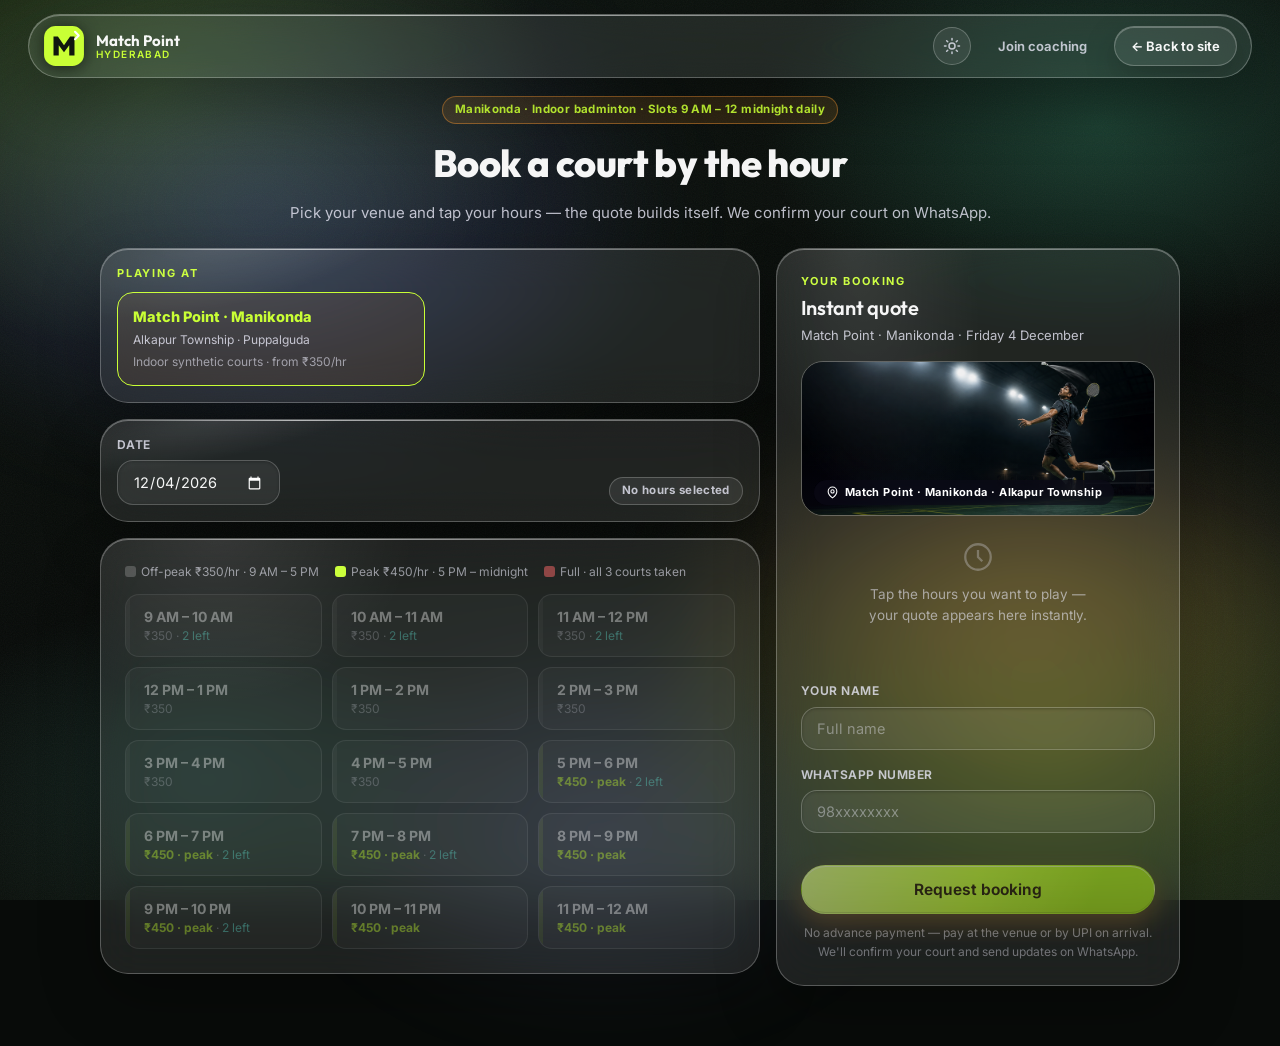
<file: booking.html>
<!DOCTYPE html>
<html lang="en" data-theme="dark">
<head>
  <meta charset="UTF-8" />
  <meta name="viewport" content="width=device-width, initial-scale=1.0, viewport-fit=cover" />
  <meta name="theme-color" content="#0d0c1a" />
  <title>Book a Court — Match Point</title>
  <link rel="icon" type="image/svg+xml" href="assets/img/favicon.svg?v=2" />
  <link rel="preconnect" href="https://fonts.googleapis.com" />
  <link rel="preconnect" href="https://fonts.gstatic.com" crossorigin />
  <link href="https://fonts.googleapis.com/css2?family=Outfit:wght@500;600;700;800&family=Inter:wght@400;500;600;700&display=swap" rel="stylesheet" />
  <link rel="stylesheet" href="assets/css/glass.css?v=19" />
  <script>document.documentElement.dataset.theme = localStorage.getItem("mp-theme") || "dark"; document.documentElement.classList.add("lt-js");</script>
  <style>
    .bk-wrap { max-width: 1080px; margin: 0 auto; width: 100%; }
    .bk-hero { text-align: center; margin-bottom: var(--gap-4); }
    .bk-hero h1 { font-size: clamp(26px, 4vw, 38px); font-weight: 800; }
    .bk-hero p { color: var(--ink-mid); margin-top: 8px; }

    /* two-column: slots left, sticky quote panel right */
    .bk-layout { display: grid; grid-template-columns: 1.55fr .95fr; gap: var(--gap-3); align-items: start; }
    .bk-main { display: flex; flex-direction: column; gap: var(--gap-3); min-width: 0; }
    .bk-side { position: sticky; top: calc(var(--nav-h) + 20px); }

    /* venue picker — two selectable cards */
    .venue-pick { display: grid; grid-template-columns: 1fr 1fr; gap: 10px; margin-top: 10px; }
    @media (max-width: 520px) { .venue-pick { grid-template-columns: 1fr; } }
    .venue-card { display: flex; flex-direction: column; align-items: flex-start; gap: 3px; padding: 13px 15px;
      border: 1px solid var(--tile-border); border-radius: var(--r-md); background: var(--tile-bg);
      cursor: pointer; text-align: left; font: inherit; color: var(--ink-hi);
      transition: border-color .2s ease, background .2s ease; }
    .venue-card .vc-name { font-weight: 800; font-size: 14.5px; }
    .venue-card .vc-meta { font-size: 12px; color: var(--ink-mid); }
    .venue-card .vc-sub { font-size: 12px; color: var(--ink-low); }
    .venue-card.active { border-color: var(--gold-400); background: rgba(255, 156, 51, .08); }
    .venue-card.active .vc-name { color: var(--tx-gold); }

    .bk-controls { display: flex; gap: var(--gap-2) var(--gap-3); align-items: flex-end; flex-wrap: wrap; }
    .bk-legend { display: flex; gap: var(--gap-3); font-size: 12px; color: var(--ink-low); align-items: center; flex-wrap: wrap; padding-bottom: 12px; }
    .bk-legend .sw { display: inline-block; width: 11px; height: 11px; border-radius: 3px; margin-right: 5px; vertical-align: -1px; }

    /* quote panel */
    .qp-date { font-size: 13px; color: var(--ink-mid); margin-top: 2px; }

    /* venue court preview — swaps with the selected venue */
    .qp-photo { position: relative; margin-top: var(--gap-3); border-radius: var(--r-lg); overflow: hidden;
      aspect-ratio: 16/7; border: 1px solid var(--glass-border); }
    .qp-photo img { position: absolute; inset: 0; width: 100%; height: 100%; object-fit: cover;
      filter: saturate(0.9) brightness(0.95); }
    .qp-photo::after { content: ""; position: absolute; inset: 0; pointer-events: none;
      background: linear-gradient(180deg, transparent 55%, rgba(13, 12, 26, 0.38)); }
    .qp-photo .qp-cap { position: absolute; left: 12px; bottom: 10px; z-index: 2; color: #fff;
      font-size: 11px; font-weight: 700; letter-spacing: .04em; padding: 4px 12px; border-radius: 99px;
      background: rgba(13,12,26,.55); -webkit-backdrop-filter: blur(8px); backdrop-filter: blur(8px);
      display: inline-flex; align-items: center; gap: 6px; }
    .qp-photo .qp-cap svg { width: 13px; height: 13px; }
    .qp-empty { padding: var(--gap-4) var(--gap-2); text-align: center; color: var(--ink-low); font-size: 13.5px; }
    .qp-empty svg { width: 34px; height: 34px; display: block; margin: 0 auto 10px; opacity: .5; }
    .qp-rows { display: flex; flex-direction: column; gap: 8px; margin-top: var(--gap-3); }
    .qp-row { display: flex; align-items: center; gap: 10px; padding: 10px 12px 10px 14px;
      border: 1px solid var(--tile-border); border-radius: var(--r-md); background: var(--tile-bg); }
    .qp-row .t { font-weight: 700; font-size: 13.5px; color: var(--ink-hi); flex: 1; }
    .qp-row .r { font-size: 13px; color: var(--tx-gold); font-weight: 700; font-variant-numeric: tabular-nums; }
    .qp-row .x { width: 26px; height: 26px; flex: none; display: grid; place-items: center; border-radius: 50%;
      border: 1px solid var(--chip-border); background: transparent; color: var(--ink-low); cursor: pointer; font-size: 13px;
      transition: color .2s ease, border-color .2s ease; }
    .qp-row .x:hover { color: var(--tx-red); border-color: rgba(255,107,107,.5); }
    .qp-total { display: flex; align-items: baseline; justify-content: space-between; gap: var(--gap-2);
      margin-top: var(--gap-3); padding-top: var(--gap-3); border-top: 1px solid var(--line); }
    .qp-total .lbl { font-size: 12px; font-weight: 700; letter-spacing: .1em; text-transform: uppercase; color: var(--ink-low); }
    .qp-total .amt { font-family: var(--font-display); font-size: 30px; font-weight: 800; color: var(--tx-gold); }
    .qp-form { display: flex; flex-direction: column; gap: var(--gap-3); margin-top: var(--gap-3); }
    .qp-note { font-size: 12px; color: var(--ink-faint); text-align: center; margin-top: 10px; }

    /* floating summary bar (mobile) */
    .bk-mobilebar { position: fixed; bottom: calc(12px + env(safe-area-inset-bottom, 0px)); left: 50%; transform: translateX(-50%);
      z-index: 70; width: min(440px, calc(100% - 20px)); display: none; align-items: center; gap: var(--gap-2);
      padding: 10px 10px 10px 20px; border-radius: var(--r-pill); }
    .bk-mobilebar .mb-t { flex: 1; min-width: 0; }
    .bk-mobilebar .mb-hours { font-size: 11.5px; color: var(--ink-mid); white-space: nowrap; overflow: hidden; text-overflow: ellipsis; }
    .bk-mobilebar .mb-amt { font-family: var(--font-display); font-weight: 800; font-size: 19px; color: var(--tx-gold); line-height: 1.1; }

    @media (max-width: 719px) {
      .bk-layout { grid-template-columns: 1fr; }
      .bk-side { position: static; }
      .bk-hero .pill { white-space: normal; line-height: 1.45; }
      body.has-selection .bk-mobilebar { display: flex; }
      body.has-selection { padding-bottom: 84px; }
    }

    .done-card { text-align: center; padding: clamp(36px, 6vh, 60px) var(--gap-4); display: none; }
    .done-card.show { display: block; animation: lt-step-in .5s var(--ease-spring) both; }
    .done-card .big-check { width: 74px; height: 74px; margin: 0 auto var(--gap-3); border-radius: 50%; display: grid; place-items: center;
      background: rgba(52, 211, 153, .15); border: 1.5px solid rgba(52, 211, 153, .5); color: var(--tx-green); }
    .done-card .big-check svg { width: 34px; height: 34px; }
  </style>
</head>
<body>
  <div class="lt-bg" aria-hidden="true"></div>

  <nav class="lt-nav glass">
    <a class="nav-brand" href="index.html">
      <span class="mark" data-logo="30"></span>
      <span class="t"><strong>Match Point</strong><span>Hyderabad</span></span>
    </a>
    <div class="nav-actions">
      <button type="button" class="theme-toggle"></button>
      <a class="btn btn-ghost btn-sm hide-mobile" href="admission.html">Join coaching</a>
      <a class="btn btn-glass btn-sm" href="index.html">← Back to site</a>
    </div>
  </nav>

  <main class="lt-page">
    <div class="bk-wrap">
      <div class="bk-hero reveal">
        <span class="pill gold">Manikonda · Indoor badminton · Slots 9 AM – 12 midnight daily</span>
        <h1 class="mt-2">Book a court by the hour</h1>
        <p>Pick your venue and tap your hours — the quote builds itself. We confirm your court on WhatsApp.</p>
      </div>

      <div class="bk-layout" id="bookingFlow">
        <!-- left: venue + date + slots -->
        <div class="bk-main">
          <div class="glass glass-card tight">
            <div class="kicker">Playing at</div>
            <div class="venue-pick" id="venuePick">
              <button type="button" class="venue-card active" data-v="manikonda">
                <span class="vc-name">Match Point · Manikonda</span>
                <span class="vc-meta">Alkapur Township · Puppalguda</span>
                <span class="vc-sub">Indoor synthetic courts · from ₹350/hr</span>
              </button>
            </div>
          </div>

          <div class="glass glass-card tight">
            <div class="bk-controls">
              <label class="field"><span>Date</span><input type="date" id="bkDate" style="width:auto;" /></label>
              <span class="grow"></span>
              <span class="pill" id="selCount">No hours selected</span>
            </div>
          </div>

          <div class="glass glass-card">
            <div class="bk-legend" id="bkLegend"></div>
            <div class="slot-grid" id="slotGrid"></div>
          </div>
        </div>

        <!-- right: sticky quote panel -->
        <aside class="glass glass-card bk-side" id="quotePanel">
          <div class="kicker">Your booking</div>
          <h2 style="font-size:20px;">Instant quote</h2>
          <div class="qp-date" id="qpDate"></div>

          <div class="qp-photo" id="qpPhoto">
            <img id="qpImg" src="assets/img/matchpoint-hero.png" alt="Badminton court" />
            <span class="qp-cap" id="qpCap"><svg viewBox="0 0 24 24" fill="none" stroke="currentColor" stroke-width="2" stroke-linecap="round" stroke-linejoin="round"><path d="M20 10c0 6-8 12-8 12S4 16 4 10a8 8 0 1 1 16 0Z"/><circle cx="12" cy="10" r="3"/></svg><span id="qpCapText">Match Point · Manikonda</span></span>
          </div>

          <div class="qp-empty" id="qpEmpty">
            <svg viewBox="0 0 24 24" fill="none" stroke="currentColor" stroke-width="1.6"><circle cx="12" cy="12" r="9"/><path d="M12 7v5l3 3"/></svg>
            Tap the hours you want to play —<br />your quote appears here instantly.
          </div>

          <div class="qp-rows" id="qpRows"></div>

          <div class="qp-total hide" id="qpTotal">
            <span class="lbl">Total</span>
            <span class="amt" id="qpAmt">₹0</span>
          </div>

          <form class="qp-form" id="bkForm">
            <label class="field"><span>Your name</span><input type="text" name="name" placeholder="Full name" autocomplete="name" /></label>
            <label class="field"><span>WhatsApp number</span><input type="tel" name="phone" placeholder="98xxxxxxxx" autocomplete="tel" /></label>
            <div class="form-msg" id="bkMsg" style="min-height:0;"></div>
            <button type="submit" class="btn btn-primary btn-block btn-lg" id="bkSubmit" disabled>Request booking</button>
          </form>
          <div class="qp-note">No advance payment — pay at the venue or by UPI on arrival.<br />We'll confirm your court and send updates on WhatsApp.</div>
        </aside>
      </div>

      <!-- success -->
      <div class="glass done-card" id="doneCard">
        <div class="big-check"><svg viewBox="0 0 24 24" fill="none" stroke="currentColor" stroke-width="2.5" stroke-linecap="round" stroke-linejoin="round"><path d="M20 6 9 17l-5-5"/></svg></div>
        <h2>Booking request sent 🏸</h2>
        <p class="muted mt-2" id="doneDetail"></p>
        <p class="faint mt-2" style="font-size:13px;">We'll confirm your court number on WhatsApp shortly.</p>
        <div class="mt-4 flex" style="justify-content:center; flex-wrap:wrap;">
          <button type="button" class="btn btn-primary" id="againBtn">Book another slot</button>
          <a class="btn btn-glass" href="index.html">Back to home</a>
        </div>
      </div>
    </div>
  </main>

  <!-- floating quote bar (mobile) -->
  <div class="bk-mobilebar glass" id="mobileBar">
    <div class="mb-t">
      <div class="mb-amt" id="mbAmt">₹0</div>
      <div class="mb-hours" id="mbHours"></div>
    </div>
    <button type="button" class="btn btn-primary btn-sm" id="mbGo">Complete booking</button>
  </div>

  <script src="assets/js/core.js?v=8"></script>
  <script src="assets/js/data.js?v=5"></script>
  <script src="assets/js/cloud.js?v=8"></script>
  <script>
    (function () {
      var dateInput = document.getElementById("bkDate");
      dateInput.value = LT.today();
      dateInput.min = LT.today();
      var selected = [];

      // Venue key rides the backend court-pool seam.
      // deep-link ?venue= preselects (legacy ?sport= still honoured)
      var venue = "manikonda";
      var qs = new URLSearchParams(location.search);
      var pre = String(qs.get("venue") || qs.get("sport") || "").toLowerCase();
      if (LT_DATA.venues[pre]) venue = pre;
      document.querySelectorAll("#venuePick .venue-card").forEach(function (c) {
        c.classList.toggle("active", c.dataset.v === venue);
      });

      // cloud ledger: slot occupancy from ANY device/channel via the
      // PII-free public_slots view; locally-stored bookings still merge
      var cloudBookings = [];
      function refreshSlots() {
        if (!window.LT_CLOUD) return;
        LT_CLOUD.fetchPublicSlots(LT.today()).then(function (rows) {
          if (rows && rows.length) { cloudBookings = rows; renderSlots(); }
        });
      }
      refreshSlots();

      // live availability: every booking — website, Playo, Hudle or walk-in —
      // counts against the venue's courts, so a slot booked on any channel
      // shows as Full here the moment staff record it
      function bookedCount(date, h, v) {
        var local = LT.store.read("bookings", []).concat(LT_DATA.bookings);
        var seen = {};
        local.forEach(function (b) { seen[b.id] = 1; });
        return local.concat(cloudBookings.filter(function (b) { return !seen[b.id]; }))
          .filter(function (b) {
            var cid = LT_SLOTS.courtId(b.court);
            var bv = b.sport || LT_SLOTS.venueOf(cid);
            return b.date === date && b.hour === h && bv === v && b.status !== "cancelled";
          }).length;
      }

      function paintLegend() {
        var r = LT_DATA.sports[venue].rates;
        document.getElementById("bkLegend").innerHTML =
          '<span><span class="sw" style="background:var(--tile-border);"></span>Off-peak ₹' + r.offPeak + "/hr · 9 AM – 5 PM</span>" +
          '<span><span class="sw" style="background:var(--gold-400);"></span>Peak ₹' + r.peak + "/hr · 5 PM – midnight</span>" +
          '<span><span class="sw" style="background:rgba(255,107,107,.5);"></span>Full · all ' + LT_SLOTS.courtsOf(venue).length + " courts taken</span>";
      }

      function renderSlots() {
        var now = new Date();
        var isToday = dateInput.value === LT.today();
        var total = LT_SLOTS.courtsOf(venue).length;
        document.getElementById("slotGrid").innerHTML = LT_SLOTS.hours.map(function (h) {
          var past = isToday && h <= now.getHours();
          var peak = h >= LT_DATA.rates.peakFrom;
          var left = total - bookedCount(dateInput.value, h, venue);
          var full = left <= 0;
          var cls = "slot" + (peak ? " pk" : "") + (selected.indexOf(h) !== -1 ? " sel" : "") + (past || full ? " taken" : "");
          var rate = LT_SLOTS.rate(h, venue);
          var sub = full ? '<span style="color:var(--tx-red);font-weight:700;">Full</span>'
            : (peak ? '<span class="peak">₹' + rate + " · peak</span>" : "₹" + rate) +
              (left <= 2 ? ' · <span style="color:var(--tx-optic);">' + left + " left</span>" : "");
          return '<button type="button" class="' + cls + '" data-h="' + h + '"' + (past || full ? " disabled" : "") + ">" +
            '<span class="sl-time">' + LT_SLOTS.label(h) + "</span>" +
            '<span class="sl-rate">' + sub + "</span></button>";
        }).join("");
        paintLegend();
        renderQuote();
      }

      function renderQuote() {
        var hours = selected.slice().sort(function (a, b) { return a - b; });
        var total = hours.reduce(function (s, h) { return s + LT_SLOTS.rate(h, venue); }, 0);
        var d = new Date(dateInput.value);
        var vMeta = LT_DATA.venues[venue];
        document.getElementById("qpDate").textContent = vMeta.name + " · " +
          d.toLocaleDateString("en-IN", { weekday: "long", day: "numeric", month: "long" });

        document.getElementById("selCount").textContent = hours.length
          ? hours.length + " hour" + (hours.length > 1 ? "s" : "") + " · " + LT.fmtINR(total)
          : "No hours selected";

        document.getElementById("qpEmpty").classList.toggle("hide", hours.length > 0);
        document.getElementById("qpTotal").classList.toggle("hide", hours.length === 0);
        document.getElementById("qpRows").innerHTML = hours.map(function (h) {
          return '<div class="qp-row"><span class="t">' + LT_SLOTS.label(h) + "</span>" +
            '<span class="r">' + LT.fmtINR(LT_SLOTS.rate(h, venue)) + "</span>" +
            '<button type="button" class="x" data-remove="' + h + '" aria-label="Remove hour">✕</button></div>';
        }).join("");
        document.getElementById("qpAmt").textContent = LT.fmtINR(total);
        document.getElementById("bkSubmit").disabled = hours.length === 0;
        document.getElementById("bkSubmit").textContent = hours.length
          ? "Request booking · " + LT.fmtINR(total) : "Request booking";

        // venue preview — image and caption follow the selected venue
        document.getElementById("qpImg").src = "assets/img/matchpoint-hero.png";
        document.getElementById("qpCapText").textContent = vMeta.name + " · " + vMeta.area.split(" · ")[0];

        // mobile bar
        document.body.classList.toggle("has-selection", hours.length > 0);
        document.getElementById("mbAmt").textContent = LT.fmtINR(total);
        document.getElementById("mbHours").textContent = hours.map(LT_SLOTS.label).join(", ");
      }

      document.getElementById("slotGrid").addEventListener("click", function (e) {
        var btn = e.target.closest(".slot");
        if (!btn || btn.disabled) return;
        var h = +btn.dataset.h;
        var i = selected.indexOf(h);
        if (i === -1) selected.push(h); else selected.splice(i, 1);
        renderSlots();
      });

      document.getElementById("qpRows").addEventListener("click", function (e) {
        var btn = e.target.closest("[data-remove]");
        if (!btn) return;
        selected.splice(selected.indexOf(+btn.dataset.remove), 1);
        renderSlots();
      });

      document.getElementById("mbGo").addEventListener("click", function () {
        document.getElementById("quotePanel").scrollIntoView({ behavior: "smooth", block: "start" });
        setTimeout(function () { document.querySelector('#bkForm input[name="name"]').focus(); }, 450);
      });

      document.getElementById("venuePick").addEventListener("click", function (e) {
        var btn = e.target.closest(".venue-card");
        if (!btn) return;
        venue = btn.dataset.v;
        selected = [];
        this.querySelectorAll(".venue-card").forEach(function (c) { c.classList.toggle("active", c === btn); });
        renderSlots();
      });

      dateInput.addEventListener("change", function () { selected = []; renderSlots(); });

      document.getElementById("bkForm").addEventListener("submit", function (e) {
        e.preventDefault();
        var d = new FormData(this);
        var msg = document.getElementById("bkMsg");
        if (!selected.length) return;
        if (!String(d.get("name") || "").trim()) { msg.textContent = "Please enter your name."; msg.className = "form-msg error"; return; }
        if (String(d.get("phone") || "").replace(/\D/g, "").length < 10) { msg.textContent = "Please enter a valid 10-digit number."; msg.className = "form-msg error"; return; }
        msg.textContent = "";

        // price + capacity enforced server-side (request_booking RPC) —
        // this page never decides amounts; the venue key travels in the
        // RPC's court-pool argument
        var hours = selected.slice().sort(function (a, b) { return a - b; });
        var vMeta = LT_DATA.venues[venue];
        var btn = this.querySelector('[type="submit"]');
        if (btn) { btn.disabled = true; }
        Promise.allSettled(hours.map(function (h) {
          return LT_CLOUD.requestBooking(venue, dateInput.value, h, d.get("name"), d.get("phone"));
        })).then(function (results) {
          if (btn) { btn.disabled = false; }
          var ok = results.filter(function (r) { return r.status === "fulfilled"; });
          // Before the tenant migration is applied, pitch mode records the
          // request locally so the complete owner walkthrough still works.
          if (!ok.length && !LT_CLOUD.STRICT_AUTH) {
            var localBookings = LT.store.read("bookings", []);
            ok = hours.map(function (h) {
              var amount = LT_SLOTS.rate(h, venue);
              localBookings.unshift({ id: "MP-LOCAL-" + Date.now() + "-" + h, name: d.get("name"), phone: d.get("phone"), sport: venue, court: null, date: dateInput.value, hour: h, amount: amount, status: "pending", source: "Website" });
              return { status: "fulfilled", value: { amount: amount } };
            });
            LT.store.write("bookings", localBookings);
          }
          if (!ok.length) {
            var reason = String(results[0].reason && results[0].reason.message || "");
            msg.textContent = /no connection/.test(reason)
              ? "Couldn't reach the booking desk — please call " + vMeta.phone + "."
              : /slot full/.test(reason)
                ? "Those hours just filled up — pick different slots."
                : "Something went wrong — please try again or call us.";
            msg.className = "form-msg error";
            selected = [];
            refreshSlots();
            return;
          }
          var total = ok.reduce(function (s, r) { return s + r.value.amount; }, 0);
          LT_CLOUD.track("booking_submitted", { venue: venue, hours: ok.length, amount: total });
          var missed = hours.length - ok.length;
          document.getElementById("doneDetail").innerHTML =
            "<strong>" + ok.length + " hour" + (ok.length > 1 ? "s" : "") + "</strong> at <strong>" + vMeta.name + "</strong> on " +
            new Date(dateInput.value).toLocaleDateString("en-IN", { weekday: "long", day: "numeric", month: "long" }) +
            " · total <strong>" + LT.fmtINR(total) + "</strong>" +
            (missed ? "<br /><span class='faint'>" + missed + " hour" + (missed > 1 ? "s were" : " was") + " already full and not requested.</span>" : "");
          document.getElementById("bookingFlow").style.display = "none";
          document.querySelector(".bk-hero").style.display = "none";
          document.body.classList.remove("has-selection");
          document.getElementById("doneCard").classList.add("show");
          LT.toast("Booking request sent ✓");
        });
      });

      document.getElementById("againBtn").addEventListener("click", function () {
        selected = [];
        document.getElementById("doneCard").classList.remove("show");
        document.getElementById("bookingFlow").style.display = "";
        document.querySelector(".bk-hero").style.display = "";
        document.getElementById("bkForm").reset();
        renderSlots();
        refreshSlots();
        window.scrollTo({ top: 0, behavior: "smooth" });
      });

      renderSlots();
    })();
  </script>
</body>
</html>
</file>
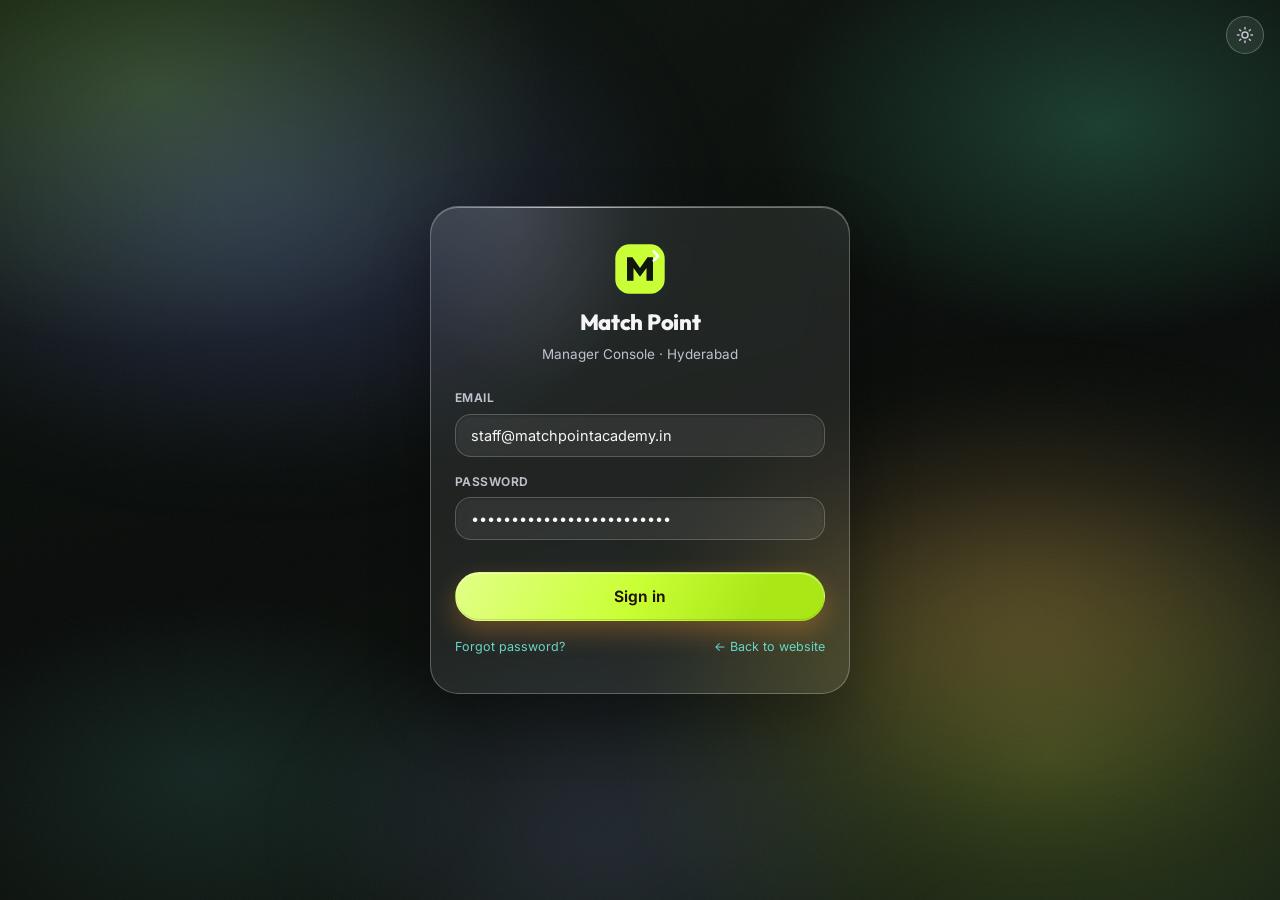
<file: bookings.html>
<!DOCTYPE html>
<html lang="en" data-theme="dark">
<head>
  <meta charset="UTF-8" />
  <meta name="viewport" content="width=device-width, initial-scale=1.0, viewport-fit=cover" />
  <meta name="theme-color" content="#0d0c1a" />
  <title>Bookings — Match Point</title>
  <link rel="icon" type="image/svg+xml" href="assets/img/favicon.svg?v=2" />
  <link rel="preconnect" href="https://fonts.googleapis.com" />
  <link rel="preconnect" href="https://fonts.gstatic.com" crossorigin />
  <link href="https://fonts.googleapis.com/css2?family=Outfit:wght@500;600;700;800&family=Inter:wght@400;500;600;700&display=swap" rel="stylesheet" />
  <link rel="stylesheet" href="assets/css/glass.css?v=19" />
  <script>document.documentElement.dataset.theme = localStorage.getItem("mp-theme") || "dark"; document.documentElement.classList.add("lt-js");</script>
  <style>
    .req-tray { display: flex; flex-direction: column; gap: 8px; }
    .req-row { display: flex; align-items: center; gap: 12px; flex-wrap: wrap; padding: 10px 14px;
      border: 1px solid rgba(154,168,255,.35); background: rgba(154,168,255,.07); border-radius: var(--r-md); }
    .req-row .rq-who { font-weight: 700; color: var(--ink-hi); font-size: 13.5px; }
    .req-row .rq-what { font-size: 12.5px; color: var(--ink-mid); }
    .req-row .rq-amt { font-weight: 700; color: var(--tx-gold); font-size: 13px; }

    /* channels split */
    .ch-bar { display: flex; height: 14px; border-radius: 99px; overflow: hidden; gap: 2px; }
    .ch-bar i { display: block; height: 100%; transform-origin: left; animation: lt-fill-bar .8s var(--ease-spring) both; }
    .ch-bar .c-Website { background: var(--gold-grad); }
    .ch-bar .c-Playo { background: linear-gradient(115deg, #6ee7b7, #34d399); }
    .ch-bar .c-Hudle { background: linear-gradient(115deg, #b8c4ff, #9aa8ff); }
    .ch-bar .c-Walk-in { background: rgba(255, 255, 255, 0.3); }
    :root[data-theme="light"] .ch-bar .c-Walk-in { background: rgba(20, 50, 34, 0.3); }
    .ch-legend { display: flex; gap: 8px 18px; flex-wrap: wrap; margin-top: 10px; font-size: 12.5px; color: var(--ink-mid); }
    .ch-legend .sw { display: inline-block; width: 11px; height: 11px; border-radius: 3px; margin-right: 6px; vertical-align: -1px; }
    .ch-legend b { color: var(--ink-hi); }

    .tl-legend .sw-free { background: rgba(255, 255, 255, 0.16); }
    :root[data-theme="light"] .tl-legend .sw-free { background: rgba(20, 50, 34, 0.16); }
    .sched-row .sr-acts { display: flex; gap: 4px; flex: none; align-items: center; }
    .sched-row .sr-acts .btn-icon { width: 30px; height: 30px; font-size: 13px; }
    .sched-row.free .sr-acts .btn-icon { opacity: 0; transition: opacity .2s ease; }
    .sched-row.free:hover .sr-acts .btn-icon, .sched-row.free:active .sr-acts .btn-icon { opacity: .8; }

    /* connect channels (credentials feed the central CourtSync engine) */
    .chn-intro { font-size: 12.5px; color: var(--ink-mid); margin-bottom: var(--gap-3); }
    .chn { border: 1px solid var(--line); border-radius: var(--r-md); padding: 12px 14px; margin-bottom: 10px; }
    .chn-h { display: flex; align-items: center; gap: 8px; font-weight: 700; color: var(--ink-hi); font-size: 14px; margin-bottom: 8px; }
    .chn-h .dot { width: 11px; height: 11px; border-radius: 3px; flex: none; }
    .chn-h .chn-ok { margin-left: auto; font-size: 11px; font-weight: 700; color: var(--tx-green); }
    .chn select.chn-m { width: 100%; margin-bottom: 8px; }
    .chn-creds { display: flex; flex-direction: column; gap: 8px; }
    .chn-creds .ci { width: 100%; }
    .chn-note { font-size: 11.5px; color: var(--ink-low); }
    .chn .chn-save { margin-top: 10px; }
    .chn-status { display: flex; gap: 6px 14px; flex-wrap: wrap; font-size: 11.5px; color: var(--ink-low); margin-top: 8px; }
    .chn-status .on { color: var(--tx-green); font-weight: 700; }

    /* reason sheet (in-app cancel/block confirm) */
    .rs-sub { font-size: 12.5px; color: var(--ink-mid); line-height: 1.55; margin: 0 0 14px; }
    .rs-chips { display: flex; flex-wrap: wrap; gap: 8px; margin-bottom: 12px; }
    .rs-chip { cursor: pointer; font-size: 12.5px; font-weight: 600; padding: 7px 13px; border-radius: 99px;
      border: 1px solid var(--line); background: var(--tile-bg); color: var(--ink-mid); transition: all .15s ease; }
    .rs-chip.sel { border-color: var(--tx-gold); background: rgba(255, 156, 51, 0.14); color: var(--ink-hi); }
    .rs-note { width: 100%; margin-bottom: 16px; }
    .rs-acts { display: flex; gap: 10px; }
    .rs-acts .btn { flex: 1; }
    #rsConfirm { background: var(--gold-grad); color: #1c1503; font-weight: 700; }
    #rsConfirm.danger { background: linear-gradient(115deg, #ff8a8a, #e24b4a); color: #fff; }
  </style>
</head>
<body>
  <div class="lt-bg" aria-hidden="true"></div>

  <main class="lt-page">
    <div class="card-head" style="margin-bottom: 0;">
      <div>
        <div class="kicker">Court Bookings</div>
        <h2>Courts at a glance</h2>
        <div class="sub" id="dayLine"></div>
      </div>
      <div class="flex wrap">
        <input type="date" id="bkDate" style="width:auto;" />
        <span class="pill gold" id="dayStats">—</span>
        <button class="btn btn-primary btn-sm" id="addBkBtn">+ Add booking</button>
      </div>
    </div>

    <!-- unassigned web requests -->
    <div class="glass glass-card tight hide" id="reqCard">
      <div class="card-head" style="margin-bottom: 10px;">
        <div><div class="kicker">New requests</div><h2 style="font-size:16px;">Waiting for a court</h2></div>
      </div>
      <div class="req-tray" id="reqTray"></div>
    </div>

    <!-- venue filter -->
    <div style="text-align:center;">
      <span class="lt-filter">
        <select id="venueSelect" aria-label="Filter courts by venue">
          <option value="all">All courts · 3</option>
          <option value="manikonda">Manikonda · 3 courts</option>
        </select>
      </span>
    </div>

    <!-- court photo grid -->
    <div class="court-grid" id="courtGrid"></div>

    <div class="tl-legend glass glass-card tight" style="justify-content:center;">
      <span><span class="sw" style="background:linear-gradient(115deg,#e2ff86,#a9e717);"></span>Booked</span>
      <span><span class="sw" style="background:repeating-linear-gradient(45deg, rgba(154,168,255,.55) 0 4px, rgba(154,168,255,.12) 4px 8px);"></span>Pending</span>
      <span><span class="sw sw-free"></span>Free</span>
      <span><span class="sw sw-free" style="opacity:.3;"></span>Past</span>
    </div>

    <!-- booking channels, last 30 days — reference info, so it sits below the
         live court board (the screen's primary task) -->
    <div class="glass glass-card tight reveal">
      <div class="card-head" style="margin-bottom: 10px; flex-wrap: wrap; gap: 8px;">
        <div><div class="kicker">Channels</div><h2 style="font-size:16px;">Where bookings come from · last 30 days</h2></div>
        <div class="flex" style="gap: 8px;">
          <button class="btn btn-glass btn-sm" id="chnBtn" type="button" style="display:inline-flex;align-items:center;gap:6px;">
            <svg viewBox="0 0 24 24" fill="none" stroke="currentColor" stroke-width="2" stroke-linecap="round" stroke-linejoin="round" style="width:14px;height:14px;"><path d="M9 17H7A5 5 0 0 1 7 7h2M15 7h2a5 5 0 0 1 0 10h-2M8 12h8"/></svg>
            Connect channels</button>
          <button class="btn btn-glass btn-sm" id="syncBtn" type="button" style="display:inline-flex;align-items:center;gap:6px;">
            <svg viewBox="0 0 24 24" fill="none" stroke="currentColor" stroke-width="2" stroke-linecap="round" stroke-linejoin="round" style="width:14px;height:14px;"><path d="M21 12a9 9 0 1 1-2.64-6.36M21 3v6h-6"/></svg>
            Refresh partner bookings</button>
        </div>
      </div>
      <div class="ch-bar" id="chBar"></div>
      <div class="ch-legend" id="chLegend"></div>
      <div class="chn-status" id="chnStatus"></div>
    </div>
  </main>

  <!-- add booking modal (manual entry, incl. Playo/Hudle until APIs land) -->
  <div class="lt-modal-backdrop" id="abBackdrop">
    <div class="glass lt-modal">
      <div class="modal-head">
        <div><div class="kicker">Add booking</div><h2 style="font-size:20px;">Record a court booking</h2></div>
        <button class="btn btn-icon btn-ghost" id="abClose">✕</button>
      </div>
      <form id="abForm" class="lt-grid" style="gap: var(--gap-3);">
        <label class="field"><span>Booked by</span><input type="text" name="name" placeholder="Name / company" required /></label>
        <div class="lt-grid cols-2" style="gap: var(--gap-2);">
          <label class="field"><span>Phone <span class="opt">(optional)</span></span><input type="tel" name="phone" placeholder="98xxxxxxxx" /></label>
          <label class="field"><span>Source</span><select name="source" id="abSource"></select></label>
        </div>
        <div class="lt-grid cols-2" style="gap: var(--gap-2);">
          <label class="field"><span>Date</span><input type="date" name="date" id="abDate" /></label>
          <label class="field"><span>Hour slot</span><select name="hour" id="abHour"></select></label>
        </div>
        <div class="lt-grid cols-2" style="gap: var(--gap-2);">
          <label class="field"><span>Playing at</span><select name="venue" id="abVenue"><option value="manikonda">Match Point · Manikonda</option></select></label>
          <label class="field"><span>Court</span><select name="court" id="abCourt"><option value="">Auto-assign</option></select></label>
        </div>
        <div class="sub" id="abRate" style="font-size:12.5px;"></div>
        <div class="form-msg" id="abMsg" style="min-height:0;"></div>
        <button class="btn btn-primary btn-block" type="submit">Save booking</button>
      </form>
    </div>
  </div>

  <!-- connect channels modal — academy staff link marketplaces; creds -> Vault -->
  <div class="lt-modal-backdrop" id="chnBackdrop">
    <div class="glass lt-modal">
      <div class="modal-head">
        <div><div class="kicker">Channels</div><h2 style="font-size:20px;">Connect booking channels</h2></div>
        <button class="btn btn-icon btn-ghost" id="chnClose">✕</button>
      </div>
      <div class="chn-intro">
        Most marketplaces have no public API — pick how each one stays in sync.
        Your login is encrypted and used only to keep this venue's board in sync
        across every channel; a slot taken anywhere is blocked everywhere.
      </div>
      <div id="chnForm"></div>
    </div>
  </div>

  <!-- court schedule modal -->
  <div class="lt-modal-backdrop" id="cmBackdrop">
    <div class="glass lt-modal court-modal" id="cmModal">
      <div class="cm-hero">
        <img id="cmPhoto" alt="" />
        <div class="cm-title"><div class="sub" id="cmSub"></div><h2 id="cmName"></h2></div>
        <button class="btn btn-icon btn-ghost cm-close" id="cmClose">✕</button>
      </div>
      <div class="cm-body">
        <div class="flex between wrap">
          <span class="pill gold" id="cmSummary"></span>
          <span class="faint" style="font-size:12px;" id="cmDate"></span>
        </div>
        <div class="sched" id="cmSched"></div>
      </div>
    </div>
  </div>

  <!-- reason sheet: friendly in-app replacement for window.prompt (cancel / block) -->
  <div class="lt-modal-backdrop" id="rsBackdrop" style="z-index: 95;">
    <div class="glass lt-modal" style="width: min(430px, 100%);">
      <div class="modal-head">
        <div><div class="kicker" id="rsKicker"></div><h2 id="rsTitle" style="font-size:19px;"></h2></div>
        <button class="btn btn-icon btn-ghost" id="rsClose" aria-label="Close">✕</button>
      </div>
      <p class="rs-sub" id="rsSub"></p>
      <div class="rs-chips" id="rsChips"></div>
      <input type="text" class="rs-note" id="rsNote" placeholder="Add a note (optional)" />
      <div class="rs-acts">
        <button class="btn btn-glass" id="rsKeep" type="button">Keep it</button>
        <button class="btn" id="rsConfirm" type="button"></button>
      </div>
    </div>
  </div>

  <script src="assets/js/core.js?v=8"></script>
  <script src="assets/js/data.js?v=5"></script>
  <script src="assets/js/cloud.js?v=8"></script>
  <script>
    LT.auth.require();
    LT.managerShell("bookings.html");

    (function () {
      var dateInput = document.getElementById("bkDate");
      dateInput.value = LT.today();
      var openCourt = null;

      function overrides() { return LT.store.read("booking-status", {}); }

      // local board filter seeds from the global venue scope (nav dropdown);
      // staff can still override it here without persisting the change
      var venueFilter = LT.venue.get();
      document.getElementById("venueSelect").value = venueFilter;
      // true when a booking belongs to the locally selected venue
      function inVenue(b) {
        return venueFilter === "all" || (b.sport || LT_SLOTS.venueOf(b.court)) === venueFilter;
      }

      // booking channels come from the platform MASTER LIST (get_channels);
      // add a channel in the DB once and it appears here, in the add-booking
      // form and the channel chart. Fallback list keeps parity offline.
      var CHANNELS = [
        { id: "Website", label: "Website", color: "#ffb35c" },
        { id: "Playo", label: "Playo", color: "#34d399" },
        { id: "Hudle", label: "Hudle", color: "#9aa8ff" },
        { id: "Walk-in", label: "Walk-in", color: "#9aa3b2" },
      ];
      function chColor(id) { var c = CHANNELS.find(function (x) { return x.id === id; }); return c ? c.color : "#9aa3b2"; }

      // cloud ledger — bookings recorded on any device join the local view
      var cloudBookings = [];
      if (window.LT_CLOUD) {
        var since = new Date(); since.setDate(since.getDate() - 31);
        LT_CLOUD.fetchBookings(LT.isoDate(since)).then(function (rows) {
          if (rows && rows.length) { cloudBookings = rows; render(); paintChannels(); }
        });
        LT_CLOUD.fetchChannels().then(function (list) {
          if (list && list.length) { CHANNELS = list; buildSourceSelect(); paintChannels(); }
        });
      }

      function allBookings() {
        var ov = overrides();
        var local = LT.store.read("bookings", []).concat(LT_DATA.bookings);
        var seen = {};
        local.forEach(function (b) { seen[b.id] = 1; });
        return local.concat(cloudBookings.filter(function (b) { return !seen[b.id]; })).map(function (b) {
          var o = Object.assign({}, b, ov[b.id] ? { status: ov[b.id], court: ov[b.id + ":court"] || b.court } : {});
          o.court = LT_SLOTS.courtId(o.court);
          if (!o.sport) o.sport = LT_SLOTS.venueOf(o.court);
          return o;
        });
      }

      function dayBookings() {
        return allBookings().filter(function (b) { return b.date === dateInput.value; });
      }

      function hourLabelShort(h) { var ap = h >= 12 ? "PM" : "AM"; var v = h % 12 || 12; return v + ap; }

      function statusOfCourt(list, nowH, isToday) {
        var inPlay = isToday && list.find(function (b) { return b.hour === nowH && b.status === "confirmed"; });
        if (inPlay) return { cls: "gold", label: "In play · till " + hourLabelShort(inPlay.hour + 1) };
        var next = list.filter(function (b) { return !isToday || b.hour > nowH; }).sort(function (a, b) { return a.hour - b.hour; })[0];
        if (next) return { cls: "green", label: (isToday ? "Free · next " : "First booking ") + hourLabelShort(next.hour) };
        return { cls: "green", label: "Free all day" };
      }

      function srcPill(src, small) {
        if (!src) return "";
        return '<span class="pill"' + (small ? ' style="font-size:10px;padding:2px 9px;"' : "") +
          '><span style="display:inline-block;width:7px;height:7px;border-radius:50%;background:' + chColor(src) + ';margin-right:5px;vertical-align:0;"></span>' + LT.esc(src) + "</span>";
      }

      function paintChannels() {
        var cutoff = new Date(); cutoff.setDate(cutoff.getDate() - 30);
        var iso = LT.isoDate(cutoff);
        var counts = {};
        CHANNELS.forEach(function (c) { counts[c.id] = 0; });
        allBookings().forEach(function (b) {
          if (!inVenue(b)) return;
          if (b.date >= iso && b.date <= LT.today() && counts[b.source || "Website"] !== undefined) counts[b.source || "Website"]++;
        });
        var total = Object.keys(counts).reduce(function (s, k) { return s + counts[k]; }, 0) || 1;
        document.getElementById("chBar").innerHTML = CHANNELS.map(function (c, i) {
          var pct = (counts[c.id] / total) * 100;
          return '<i style="width:' + pct + '%;background:' + c.color + ';animation-delay:' + (i * 90) + 'ms;" title="' + LT.esc(c.label) + ": " + counts[c.id] + '"></i>';
        }).join("");
        document.getElementById("chLegend").innerHTML = CHANNELS.map(function (c) {
          return '<span><span class="sw" style="background:' + c.color + ';"></span>' + LT.esc(c.label) + " <b>" + counts[c.id] + "</b></span>";
        }).join("");
      }

      /* ---- connect channels: academy staff link the marketplaces themselves.
         The method + (optional) credentials are encrypted into Vault by the
         connect_integration RPC and read by the central CourtSync engine — the
         academy never logs into CourtSync. Website/Walk-in need no connection. */
      var syncable = ["Playo", "Hudle"];
      function agoShort(ts) { var m = (Date.now() - new Date(ts)) / 60000; return m < 60 ? Math.max(1, Math.round(m)) + "m ago" : m < 1440 ? Math.round(m / 60) + "h ago" : Math.round(m / 1440) + "d ago"; }
      function paintChnStatus() {
        var host = document.getElementById("chnStatus");
        if (!host || !window.LT_CLOUD || !LT_CLOUD.fetchIntegrations) return;
        LT_CLOUD.fetchIntegrations().then(function (rows) {
          var by = {}; (rows || []).forEach(function (r) { by[r.channel] = r; });
          host.innerHTML = syncable.map(function (id) {
            var r = by[id];
            if (r && r.enabled) return '<span><span class="on">● ' + LT.esc(id) + "</span> · " + (r.last_sync_at ? "synced " + agoShort(r.last_sync_at) : "connected") + "</span>";
            return "<span>○ " + LT.esc(id) + " · not connected</span>";
          }).join("");
        });
      }

      var chnBackdrop = document.getElementById("chnBackdrop");
      function openChannels() {
        var host = document.getElementById("chnForm");
        var opts = [["manual", "Manual — we block it, you track"], ["autologin", "Assisted sign-in — we sign in for you"], ["api", "API key (if the partner offers one)"], ["off", "Off"]];
        function wire(rowEl) {
          var sel = rowEl.querySelector(".chn-m"), creds = rowEl.querySelector(".chn-creds");
          function renderCreds() {
            var m = sel.value;
            creds.innerHTML = m === "api" ? "<input type='text' class='ci' data-k='api_key' placeholder='Partner API key' />"
              : m === "autologin" ? "<input type='text' class='ci' data-k='username' placeholder='Partner login (email / phone)' /><input type='password' class='ci' data-k='password' placeholder='Password' />"
                : m === "manual" ? "<span class='chn-note'>You block this channel yourself; we keep the board in sync.</span>"
                  : "<span class='chn-note'>Not synced.</span>";
          }
          renderCreds(); sel.addEventListener("change", renderCreds);
          rowEl.querySelector(".chn-save").addEventListener("click", function () {
            var btn = this; btn.disabled = true;
            var m = sel.value, enabled = m !== "off", method = m === "off" ? "manual" : m, cr = null;
            var ins = rowEl.querySelectorAll(".ci");
            if (ins.length) { cr = {}; Array.prototype.forEach.call(ins, function (i) { if (i.value) cr[i.dataset.k] = i.value; }); if (!Object.keys(cr).length) cr = null; }
            if (!window.LT_CLOUD || !LT_CLOUD.connectIntegration) { btn.disabled = false; LT.toast("Sync engine offline — try again later"); return; }
            LT_CLOUD.connectIntegration(rowEl.dataset.ch, method, cr, enabled).then(function () {
              btn.disabled = false; LT.toast(rowEl.dataset.ch + " saved ✓"); paintChnStatus();
            }).catch(function (e) { btn.disabled = false; LT.toast("Couldn't save: " + (e && e.message || "error")); });
          });
        }
        function build(by) {
          host.innerHTML = syncable.map(function (id) {
            var c = CHANNELS.find(function (x) { return x.id === id; }) || { id: id, label: id, color: "#9aa3b2" };
            var row = by[id] || {}, cfg = row.config || {};
            var m = (row.enabled === false) ? "off" : (cfg.method || "manual");
            return "<div class='chn' data-ch='" + LT.esc(id) + "'>" +
              "<div class='chn-h'><span class='dot' style='background:" + c.color + "'></span>" + LT.esc(c.label) +
              (cfg.secret_id ? "<span class='chn-ok'>connected</span>" : "") + "</div>" +
              "<select class='chn-m'>" + opts.map(function (o) { return "<option value='" + o[0] + "'" + (o[0] === m ? " selected" : "") + ">" + o[1] + "</option>"; }).join("") + "</select>" +
              "<div class='chn-creds'></div><button class='btn btn-primary btn-sm chn-save' type='button'>Save</button></div>";
          }).join("");
          Array.prototype.forEach.call(host.querySelectorAll(".chn"), wire);
        }
        host.innerHTML = "<div class='chn-note'>Loading…</div>";
        chnBackdrop.classList.add("open");
        var p = (window.LT_CLOUD && LT_CLOUD.fetchIntegrationConfig) ? LT_CLOUD.fetchIntegrationConfig() : Promise.resolve([]);
        p.then(function (rows) { var by = {}; (rows || []).forEach(function (r) { by[r.channel] = r; }); build(by); }).catch(function () { build({}); });
      }
      document.getElementById("chnBtn").addEventListener("click", openChannels);
      document.getElementById("chnClose").addEventListener("click", function () { chnBackdrop.classList.remove("open"); });
      chnBackdrop.addEventListener("click", function (e) { if (e.target === chnBackdrop) chnBackdrop.classList.remove("open"); });
      paintChnStatus();

      // Sync channels: pull any new partner bookings, drain the block queue,
      // then refresh the board + channel mix + connection status.
      document.getElementById("syncBtn").addEventListener("click", function () {
        var btn = this; if (btn.disabled) return;
        var orig = btn.innerHTML; btn.disabled = true; btn.textContent = "Syncing…";
        if (!window.LT_CLOUD || !LT_CLOUD.fetchIntegrations) { btn.disabled = false; btn.innerHTML = orig; LT.toast("Sync engine offline"); return; }
        LT_CLOUD.fetchIntegrations().then(function (rows) {
          var enabled = (rows || []).filter(function (r) { return r.enabled; });
          return Promise.all(enabled.map(function (r) { return LT_CLOUD.partnerSync(r.channel).catch(function () { return null; }); }))
            .then(function (results) {
              var imported = results.reduce(function (s, r) { return s + (r && r.imported ? r.imported : 0); }, 0);
              return (LT_CLOUD.processSyncJobs ? LT_CLOUD.processSyncJobs(50).catch(function () { return null; }) : Promise.resolve())
                .then(function () { return imported; });
            });
        }).then(function (imported) {
          var since = new Date(); since.setDate(since.getDate() - 31);
          return LT_CLOUD.fetchBookings(LT.isoDate(since)).then(function (rows) {
            if (rows && rows.length) cloudBookings = rows;
            render(); paintChannels(); paintChnStatus();
            LT.toast(imported ? imported + " new booking" + (imported === 1 ? "" : "s") + " pulled ✓" : "Channels up to date ✓");
          });
        }).catch(function (e) {
          LT.toast("Sync failed: " + (e && e.message || "error"));
        }).then(function () { btn.disabled = false; btn.innerHTML = orig; });
      });

      function render() {
        var day = dayBookings();
        var isToday = dateInput.value === LT.today();
        var nowH = new Date().getHours();
        var hours = [];
        for (var h = LT_DATA.slotHours.open; h < LT_DATA.slotHours.close; h++) hours.push(h);

        document.getElementById("dayLine").textContent =
          new Date(dateInput.value).toLocaleDateString("en-IN", { weekday: "long", day: "numeric", month: "long", year: "numeric" });
        var scoped = day.filter(inVenue); // strip follows the local venue dropdown
        var pending = scoped.filter(function (b) { return b.status === "pending"; }).length;
        var revenue = scoped.reduce(function (s, b) { return s + b.amount; }, 0);
        document.getElementById("dayStats").textContent =
          scoped.length + " bookings · " + pending + " pending · " + LT.fmtINR(revenue);

        // requests without a court yet
        var waiting = day.filter(function (b) { return !b.court && b.status === "pending"; });
        document.getElementById("reqCard").classList.toggle("hide", waiting.length === 0);
        document.getElementById("reqTray").innerHTML = waiting.map(function (b) {
          return '<div class="req-row"><span class="rq-who">' + LT.esc(b.name) + "</span>" +
            '<span class="rq-what">' + LT_SLOTS.label(b.hour) + (b.phone ? " · " + LT.esc(b.phone) : "") + "</span>" +
            srcPill(b.source, true) +
            '<span class="grow"></span><span class="rq-amt">' + LT.fmtINR(b.amount) + "</span>" +
            '<button class="btn btn-primary btn-sm" data-confirm="' + b.id + '">Confirm &amp; assign</button></div>';
        }).join("");

        // court cards
        var courts = LT_DATA.courtsMeta.filter(function (c) { return venueFilter === "all" || c.sport === venueFilter; });
        document.getElementById("courtGrid").innerHTML = courts.map(function (c, ci) {
          var list = day.filter(function (b) { return b.court === c.id; });
          var booked = list.filter(function (b) { return b.status === "confirmed"; }).length;
          var earn = list.reduce(function (s, b) { return s + (b.status === "confirmed" ? b.amount : 0); }, 0);
          var st = statusOfCourt(list, nowH, isToday);

          var segs = hours.map(function (h, i) {
            var b = list.find(function (x) { return x.hour === h; });
            var cls = "seg";
            if (b) cls += b.status === "confirmed" ? " booked" : " pending";
            if (isToday && h < nowH) cls += " past";
            if (isToday && h === nowH) cls += " now";
            return '<span class="' + cls + '" style="animation-delay:' + (ci * 90 + i * 22) + 'ms;"></span>';
          }).join("");

          return '<div class="court-card" data-court="' + c.id + '">' +
            '<div class="cc-media">' +
            '<img class="cc-photo" src="' + c.img + '" alt="' + c.name + '" loading="lazy" />' +
            '<div class="cc-shade"></div>' +
            '<span class="cc-status"><span class="pill ' + st.cls + '">' + st.label + "</span></span>" +
            '<div class="cc-name">' + c.name + "<small>" + LT_DATA.sports[c.sport].label + " · " + c.note + "</small></div>" +
            "</div>" +
            '<div class="cc-body">' +
            '<div class="tl">' + segs + "</div>" +
            '<div class="tl-hours"><span>6 AM</span><span>12 PM</span><span>6 PM</span><span>11 PM</span></div>' +
            '<div class="cc-meta"><span><b>' + booked + "</b> of " + hours.length + " hours booked</span><span><b>" + LT.fmtINR(earn) + "</b> confirmed</span></div>" +
            "</div></div>";
        }).join("");

        if (openCourt) paintModal();
      }

      /* ---------- modal ---------- */
      var backdrop = document.getElementById("cmBackdrop");

      function paintModal() {
        var c = LT_DATA.courtsMeta.find(function (x) { return x.id === openCourt; });
        var day = dayBookings().filter(function (b) { return b.court === c.id; });
        var isToday = dateInput.value === LT.today();
        var nowH = new Date().getHours();

        document.getElementById("cmPhoto").src = c.img;
        document.getElementById("cmName").textContent = c.name;
        document.getElementById("cmSub").textContent = LT_DATA.sports[c.sport].label + " · " + c.note;
        document.getElementById("cmDate").textContent =
          new Date(dateInput.value).toLocaleDateString("en-IN", { weekday: "long", day: "numeric", month: "long" });
        var booked = day.filter(function (b) { return b.status === "confirmed"; });
        document.getElementById("cmSummary").textContent =
          booked.length + " hour" + (booked.length === 1 ? "" : "s") + " booked · " +
          LT.fmtINR(booked.reduce(function (s, b) { return s + b.amount; }, 0));

        var rows = [];
        for (var h = LT_DATA.slotHours.open, i = 0; h < LT_DATA.slotHours.close; h++, i++) {
          var b = day.find(function (x) { return x.hour === h; });
          var cls = "sched-row " + (b ? b.status === "confirmed" ? "booked" : "pending" : "free");
          if (isToday && h < nowH) cls += " past";
          if (isToday && h === nowH) cls += " now";
          var who = b
            ? '<span class="sr-who">' + LT.esc(b.name) + "<small>" + LT.fmtINR(b.amount) + " · " + LT.esc(b.source || "Website") +
                (b.phone ? " · " + LT.esc(b.phone) : "") + (b.status === "pending" ? " · pending" : "") + "</small></span>"
            : '<span class="sr-who">Free · ' + LT.fmtINR(LT_SLOTS.rate(h, c.sport)) + "</span>";
          // one-off booker? staff can reach them to confirm they'll show up
          var waBtn = b && b.phone
            ? '<a class="btn btn-icon btn-glass btn-sm" href="https://wa.me/91' + String(b.phone).replace(/\D/g, "").slice(-10) + '" target="_blank" rel="noopener" aria-label="Message ' + LT.esc(b.name) + '" title="Message ' + LT.esc(b.name) + '"><svg viewBox="0 0 24 24" fill="currentColor" style="width:15px;height:15px;"><path d="M17.47 14.38c-.3-.15-1.76-.87-2.03-.97-.27-.1-.47-.15-.67.15-.2.3-.77.97-.94 1.16-.17.2-.35.22-.64.08-.3-.15-1.26-.47-2.4-1.48-.88-.79-1.48-1.76-1.65-2.06-.17-.3-.02-.46.13-.6.13-.14.3-.35.44-.52.15-.17.2-.3.3-.5.1-.2.05-.37-.02-.52-.08-.15-.67-1.61-.92-2.2-.24-.58-.49-.5-.67-.51h-.57c-.2 0-.52.07-.8.37-.27.3-1.04 1.02-1.04 2.48s1.07 2.87 1.22 3.07c.15.2 2.1 3.2 5.08 4.49.71.3 1.26.49 1.69.62.71.23 1.36.2 1.87.12.57-.08 1.76-.72 2-1.41.25-.7.25-1.29.17-1.41-.07-.12-.27-.2-.57-.35z"/></svg></a>'
            : "";
          // pay-on-exit reminder (walk-ins pay at end of session via UPI link)
          var payBtn = b && b.status === "confirmed" && b.phone && b.amount > 0
            ? '<button class="btn btn-icon btn-glass btn-sm" data-pay="' + b.id + '" title="Send UPI pay link" aria-label="Send pay link">₹</button>' : "";
          var cancelBtn = b
            ? '<button class="btn btn-icon btn-glass btn-sm" data-cancel="' + b.id + '" title="Cancel booking" aria-label="Cancel booking"><svg viewBox="0 0 24 24" fill="none" stroke="currentColor" stroke-width="2" stroke-linecap="round" stroke-linejoin="round" style="width:14px;height:14px;"><path d="M3 6h18M8 6V4a1 1 0 0 1 1-1h6a1 1 0 0 1 1 1v2M19 6l-1 14a2 2 0 0 1-2 2H8a2 2 0 0 1-2-2L5 6"/></svg></button>' : "";
          var blockBtn = (!b && !(isToday && h < nowH))
            ? '<button class="btn btn-icon btn-glass btn-sm" data-block="' + h + '" title="Block for maintenance" aria-label="Block">🔧</button>' : "";
          var act = (b && b.status === "pending"
            ? '<button class="btn btn-glass btn-sm" data-confirm="' + b.id + '">Confirm</button>' : "") + payBtn + waBtn + cancelBtn + blockBtn;
          rows.push('<div class="' + cls + '" style="animation-delay:' + i * 28 + 'ms;">' +
            '<span class="sr-time">' + LT_SLOTS.label(h) + "</span>" +
            '<span class="sr-bar"><i style="animation-delay:' + (i * 28 + 120) + 'ms;"></i></span>' +
            who + '<span class="sr-acts">' + act + "</span></div>");
        }
        document.getElementById("cmSched").innerHTML = rows.join("");
      }

      document.getElementById("venueSelect").addEventListener("change", function () {
        venueFilter = this.value;
        render();
        paintChannels(); // channel mix follows the same venue selection
      });

      function closeCourtModal() {
        backdrop.classList.remove("open");
        document.body.classList.remove("lt-noscroll");
        openCourt = null;
      }
      document.getElementById("courtGrid").addEventListener("click", function (e) {
        var card = e.target.closest(".court-card");
        if (!card) return;
        openCourt = card.dataset.court;
        paintModal();
        backdrop.classList.add("open");
        document.body.classList.add("lt-noscroll");
        document.querySelector(".cm-body").scrollTop = 0;
      });
      document.getElementById("cmClose").addEventListener("click", closeCourtModal);
      backdrop.addEventListener("click", function (e) { if (e.target === backdrop) closeCourtModal(); });

      /* confirm actions (tray + modal) — the DATABASE claims the court
         atomically; two phones can no longer double-assign a slot */
      function confirmLocally(id) { // demo seeds only exist in this browser
        var ov = overrides();
        ov[id] = "confirmed";
        var b = allBookings().find(function (x) { return x.id === id; });
        if (b && !b.court) {
          var used = allBookings().filter(function (x) { return x.date === b.date && x.hour === b.hour && x.court; })
            .map(function (x) { return x.court; });
          var pool = LT_SLOTS.courtsOf(b.sport || LT_SLOTS.venueOf(b.court));
          for (var ci = 0; ci < pool.length; ci++) {
            if (used.indexOf(pool[ci].id) === -1) { ov[id + ":court"] = pool[ci].id; break; }
          }
        }
        LT.store.write("booking-status", ov);
      }
      document.addEventListener("click", function (e) {
        var btn = e.target.closest("[data-confirm]");
        if (!btn) return;
        var id = btn.dataset.confirm;
        btn.disabled = true;
        LT_CLOUD.confirmBooking(id).then(function (res) {
          var ov = overrides();
          ov[id] = "confirmed";
          if (res && res.court) ov[id + ":court"] = res.court;
          LT.store.write("booking-status", ov);
          LT.toast("Confirmed" + (res && res.court ? " · " + res.court : "") + " ✓");
          render();
        }).catch(function (err) {
          btn.disabled = false;
          var m = String(err.message || "");
          if (/unknown booking/.test(m)) { confirmLocally(id); LT.toast("Booking confirmed ✓"); render(); return; }
          LT.toast(/all courts taken/.test(m) ? "No free court left for that hour"
            : /no connection/.test(m) ? "No connection — not confirmed, try again"
            : "Couldn't confirm: " + m);
        });
      });

      /* pay-on-exit: WhatsApp a UPI link for the court fee (walk-ins pay
         at the end of the session). UPI id rotates like the renewal flow. */
      function activeUpi() {
        var b = LT_DATA.billing;
        return b.upiIds[Math.floor((new Date().getDate() - 1) / b.upiWindowDays) % b.upiIds.length];
      }
      document.addEventListener("click", function (e) {
        var btn = e.target.closest("[data-pay]");
        if (!btn) return;
        var b = dayBookings().find(function (x) { return x.id === btn.dataset.pay; });
        if (!b || !b.phone) return;
        var upi = activeUpi(), payee = LT_DATA.billing.payee, amt = b.amount;
        var payBase = location.origin + location.pathname.replace(/[^/]*$/, "") + "pay.html";
        var payUrl = payBase + "?pa=" + encodeURIComponent(upi) + "&pn=" + encodeURIComponent(payee) +
          "&am=" + amt + "&tn=" + encodeURIComponent("Court booking · " + b.court);
        var msg = "Hi " + b.name.split(" ")[0] + "! Thanks for playing at Match Point 🏸\n" +
          "Court fee for your " + LT_SLOTS.label(b.hour) + " session: ₹" + amt.toLocaleString("en-IN") +
          "\nPay in one tap 👉 " + payUrl +
          "\n(or UPI to " + upi + ")" +
          "\n\nSee you on court again!";
        window.open("https://wa.me/91" + String(b.phone).replace(/\D/g, "").slice(-10) + "?text=" + encodeURIComponent(msg), "_blank", "noopener");
        LT.toast("Pay link opened for " + b.name.split(" ")[0] + " ✓");
      });

      /* ---------- reason sheet: a friendly in-app prompt (no window.prompt,
         which iOS suppresses and reads as "nothing happened"). One titled
         sheet with plain copy, quick reason chips + an optional note. ---------- */
      var rsBackdrop = document.getElementById("rsBackdrop");
      var rsState = null;
      function closeReasonSheet() { rsBackdrop.classList.remove("open"); rsState = null; }
      function openReasonSheet(opts) {
        rsState = opts;
        document.getElementById("rsKicker").textContent = opts.kicker || "";
        document.getElementById("rsTitle").textContent = opts.title || "";
        document.getElementById("rsSub").textContent = opts.sub || "";
        var confirmBtn = document.getElementById("rsConfirm");
        confirmBtn.textContent = opts.confirmLabel || "Confirm";
        confirmBtn.classList.toggle("danger", !!opts.danger);
        var note = document.getElementById("rsNote"); note.value = "";
        document.getElementById("rsChips").innerHTML = (opts.chips || []).map(function (c, i) {
          return '<button type="button" class="rs-chip' + (i === 0 ? " sel" : "") + '" data-r="' + LT.esc(c) + '">' + LT.esc(c) + "</button>";
        }).join("");
        rsBackdrop.classList.add("open");
      }
      document.getElementById("rsChips").addEventListener("click", function (e) {
        var chip = e.target.closest(".rs-chip"); if (!chip) return;
        this.querySelectorAll(".rs-chip").forEach(function (c) { c.classList.toggle("sel", c === chip); });
      });
      function rsReason() {
        var sel = document.querySelector("#rsChips .rs-chip.sel");
        var base = sel ? sel.dataset.r : "";
        var note = document.getElementById("rsNote").value.trim();
        return note ? (base ? base + " · " + note : note) : base;
      }
      document.getElementById("rsClose").addEventListener("click", closeReasonSheet);
      document.getElementById("rsKeep").addEventListener("click", closeReasonSheet);
      rsBackdrop.addEventListener("click", function (e) { if (e.target === rsBackdrop) closeReasonSheet(); });
      document.getElementById("rsConfirm").addEventListener("click", function () {
        if (!rsState) return;
        var fn = rsState.onConfirm, reason = rsReason();
        closeReasonSheet();
        if (fn) fn(reason);
      });

      /* cancel a booking (rain / no-show / double-entry) — frees the slot */
      function doCancel(id, reason, when) {
        LT_CLOUD.cancelBooking(id, reason || null).then(function () {
          var ov = overrides(); ov[id] = "cancelled"; LT.store.write("booking-status", ov);
          var local = LT.store.read("bookings", []).filter(function (x) { return x.id !== id; });
          LT.store.write("bookings", local);
          LT.toast("✓ Cancelled — " + when + " is free again");
          render(); paintChannels();
        }).catch(function (err) {
          var m = String(err.message || "");
          if (/unknown booking/.test(m)) {
            var ov2 = overrides(); ov2[id] = "cancelled"; LT.store.write("booking-status", ov2);
            LT.toast("✓ Cancelled — " + when + " is free again"); render(); return;
          }
          LT.toast(/no connection/.test(m) ? "No connection — not cancelled, try again" : "Couldn't cancel: " + m);
        });
      }
      document.addEventListener("click", function (e) {
        var btn = e.target.closest("[data-cancel]");
        if (!btn) return;
        var id = btn.dataset.cancel;
        var b = dayBookings().find(function (x) { return x.id === id; });
        var when = (LT_DATA.courtsMeta.find(function (x) { return x.id === openCourt; }) || {}).name;
        when = (when ? when + " · " : "") + (b ? LT_SLOTS.label(b.hour) : "this slot");
        openReasonSheet({
          kicker: "Cancel booking", title: "Cancel this booking?",
          sub: "Frees " + when + " across every channel. It won't refund a Playo/Hudle booking — do that in their app.",
          chips: ["Rain", "No-show", "Double-booked", "Customer request"],
          confirmLabel: "Cancel booking", danger: true,
          onConfirm: function (reason) { doCancel(id, reason, when); },
        });
      });

      /* block a court-hour for maintenance / rain closure */
      function doBlock(c, hour, reason) {
        var when = c.name + " · " + LT_SLOTS.label(hour);
        LT_CLOUD.blockMaintenance(c.sport, dateInput.value, hour, c.id, reason || "Maintenance").then(function () {
          LT.toast("✓ Blocked — " + when + " held (" + (reason || "Maintenance") + ")");
          render(); paintChannels();
        }).catch(function (err) {
          LT.toast(/no connection/.test(String(err.message)) ? "No connection — not blocked, try again" : "Couldn't block: " + err.message);
        });
      }
      document.addEventListener("click", function (e) {
        var btn = e.target.closest("[data-block]");
        if (!btn) return;
        var c = LT_DATA.courtsMeta.find(function (x) { return x.id === openCourt; });
        if (!c) return; // modal already closed — ignore a stale delegated click
        var hour = +btn.dataset.block;
        openReasonSheet({
          kicker: "Block court", title: "Block " + c.name + "?",
          sub: "Holds " + LT_SLOTS.label(hour) + " so nobody can book it — on your site and every channel.",
          chips: ["Maintenance", "Net / surface repair", "Rain", "Cleaning", "Lighting"],
          confirmLabel: "Block slot", danger: false,
          onConfirm: function (reason) { doBlock(c, hour, reason || "Maintenance"); },
        });
      });

      /* ---------- manual add booking ---------- */
      var abBackdrop = document.getElementById("abBackdrop");
      function buildSourceSelect() {
        document.getElementById("abSource").innerHTML = CHANNELS
          .map(function (c) { return "<option" + (c.id === "Walk-in" ? " selected" : "") + ">" + c.id + "</option>"; }).join("");
      }
      buildSourceSelect();
      var abHourSel = document.getElementById("abHour");
      abHourSel.innerHTML = LT_SLOTS.hours
        .map(function (h) { return '<option value="' + h + '">' + LT_SLOTS.label(h) + (h >= LT_DATA.rates.peakFrom ? " · peak" : "") + "</option>"; }).join("");
      var courtSel = document.getElementById("abCourt");
      var abVenue = document.getElementById("abVenue");
      function fillCourtSel() {
        courtSel.innerHTML = '<option value="">Auto-assign</option>' +
          LT_SLOTS.courtsOf(abVenue.value).map(function (c) {
            return '<option value="' + c.id + '">' + c.name + "</option>";
          }).join("");
      }
      // live rate preview — venue + hour decide the price
      function paintAbRate() {
        var h = +abHourSel.value, v = abVenue.value;
        document.getElementById("abRate").textContent =
          LT_DATA.sports[v].label + " · " + LT.fmtINR(LT_SLOTS.rate(h, v)) +
          (h >= LT_DATA.rates.peakFrom ? " · peak rate" : " · off-peak rate");
      }
      abVenue.addEventListener("change", function () { fillCourtSel(); paintAbRate(); });
      abHourSel.addEventListener("change", paintAbRate);
      fillCourtSel();
      paintAbRate();
      document.getElementById("addBkBtn").addEventListener("click", function () {
        document.getElementById("abDate").value = dateInput.value;
        // "Playing at" defaults to the venue the board is looking at
        if (venueFilter !== "all") { abVenue.value = venueFilter; fillCourtSel(); }
        paintAbRate();
        abBackdrop.classList.add("open");
      });
      document.getElementById("abClose").addEventListener("click", function () { abBackdrop.classList.remove("open"); });
      abBackdrop.addEventListener("click", function (e) { if (e.target === abBackdrop) abBackdrop.classList.remove("open"); });

      document.getElementById("abForm").addEventListener("submit", function (e) {
        e.preventDefault();
        var d = new FormData(this);
        var msg = document.getElementById("abMsg");
        if (!String(d.get("name") || "").trim()) { msg.textContent = "Please enter who booked."; msg.className = "form-msg error"; return; }
        var hour = +d.get("hour"), date = d.get("date") || dateInput.value;
        var venue = d.get("venue") || "manikonda";
        var form = this;
        // the RPC prices the slot and claims a court atomically server-side
        LT_CLOUD.recordBooking({
          name: d.get("name"), phone: d.get("phone") || "",
          sport: venue, date: date, hour: hour,
          source: d.get("source"), court: d.get("court") || null,
        }).then(function (res) {
          var list = LT.store.read("bookings", []);
          list.unshift({
            id: res.id, name: d.get("name"), phone: d.get("phone") || "",
            court: res.court, sport: venue, date: date, hour: hour,
            amount: LT_SLOTS.rate(hour, venue), status: "confirmed",
            source: d.get("source"),
          });
          LT.store.write("bookings", list);
          LT_CLOUD.track("staff_booking_added", { source: d.get("source"), venue: venue });
          abBackdrop.classList.remove("open");
          form.reset();
          var cn = LT_DATA.courtsMeta.find(function (x) { return x.id === res.court; });
          LT.toast("Booking saved · " + (cn ? cn.name : res.court) + " ✓");
          dateInput.value = date;
          render();
          paintChannels();
        }).catch(function (err) {
          var m = String(err.message || "");
          msg.textContent = /all courts taken/.test(m) ? "All " + LT_DATA.sports[venue].short + " courts are taken for that hour."
            : /court taken/.test(m) ? "That court is already booked for that hour — pick another or leave it on Auto-assign."
            : /no connection/.test(m) ? "No connection — booking NOT saved. Try again."
            : "Couldn't save: " + m;
          msg.className = "form-msg error";
        });
      });

      dateInput.addEventListener("change", render);
      render();
      paintChannels();
    })();
  </script>
</body>
</html>
</file>
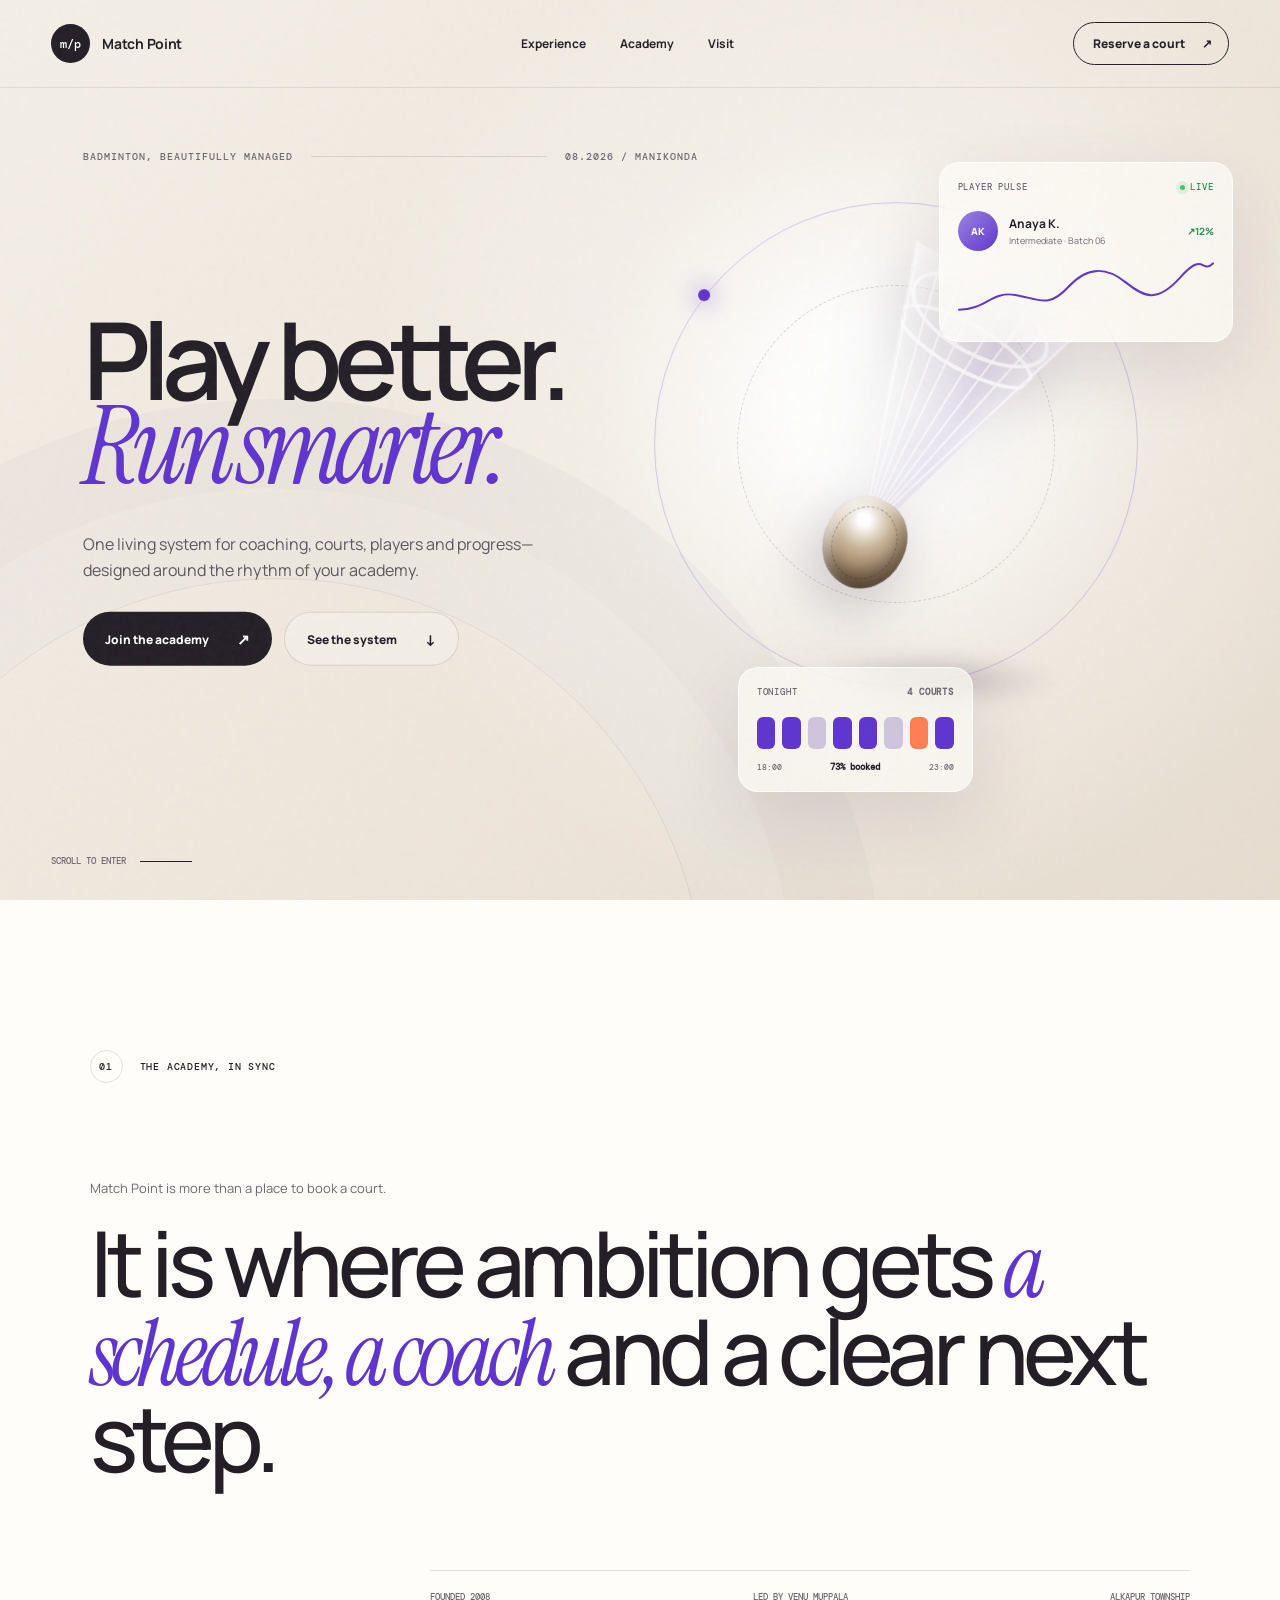
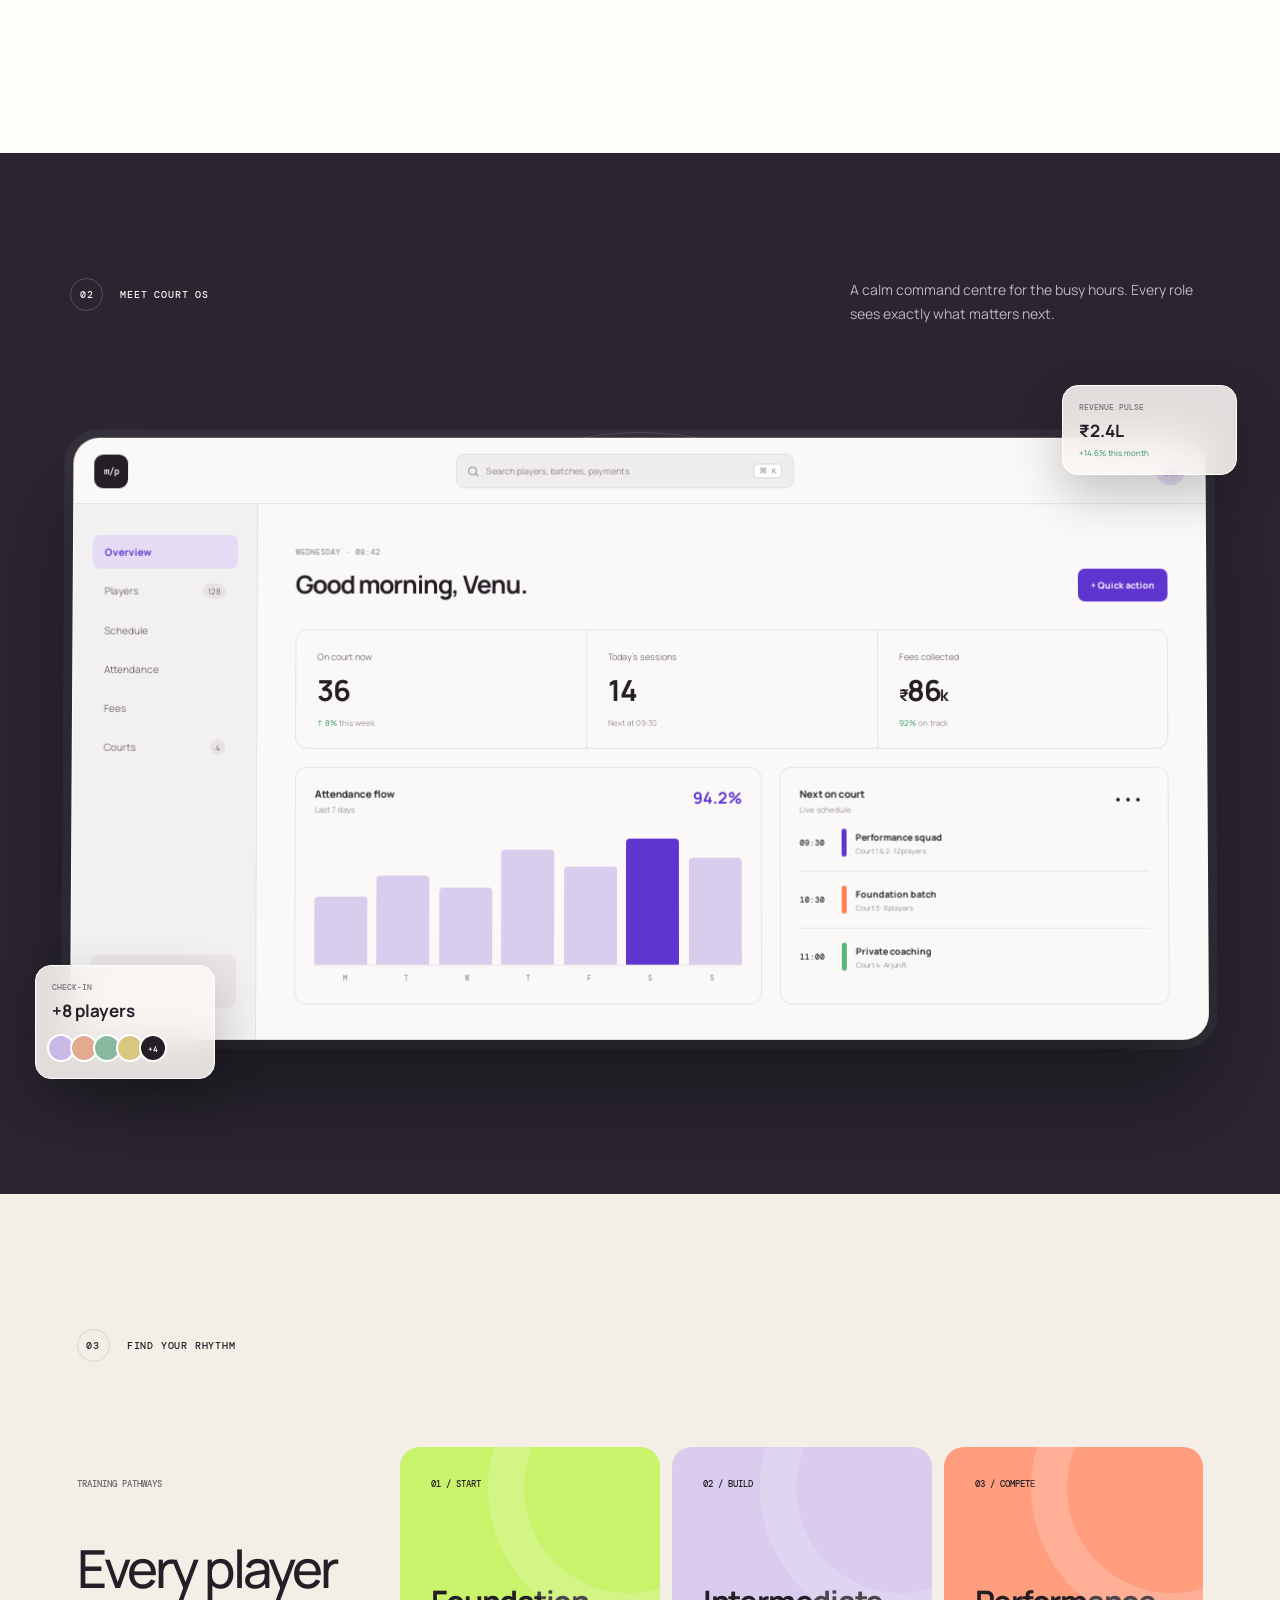
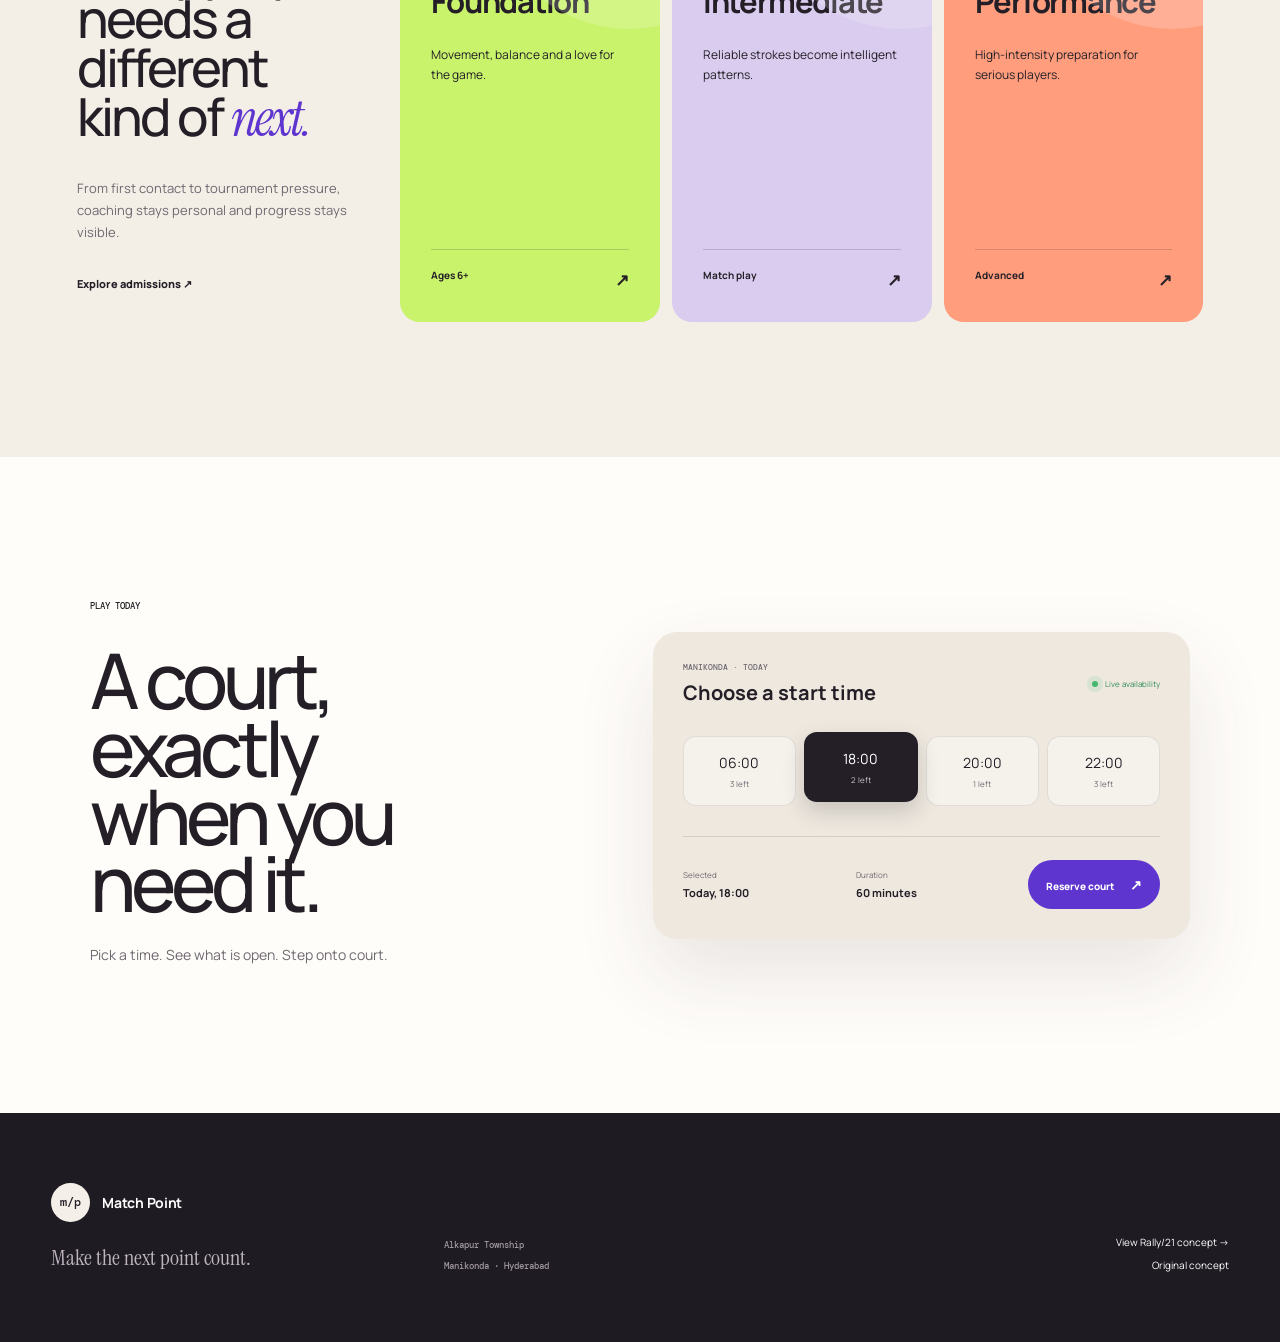
<file: concept-orbit.html>
<!doctype html>
<html lang="en">
<head>
  <meta charset="utf-8" />
  <meta name="viewport" content="width=device-width,initial-scale=1,viewport-fit=cover" />
  <meta name="theme-color" content="#f3efe7" />
  <title>Match Point — Court OS Concept</title>
  <meta name="description" content="A spatial, product-first concept for Match Point Badminton Academy." />
  <link rel="preconnect" href="https://fonts.googleapis.com" />
  <link rel="preconnect" href="https://fonts.gstatic.com" crossorigin />
  <link href="https://fonts.googleapis.com/css2?family=DM+Mono:wght@400;500&family=Instrument+Serif:ital@0;1&family=Manrope:wght@400;500;600;700;800&display=swap" rel="stylesheet" />
  <link rel="stylesheet" href="assets/css/concept-orbit.css?v=1" />
</head>
<body>
  <div class="o-grain" aria-hidden="true"></div>
  <header class="o-nav">
    <a class="o-brand" href="index.html"><span>m/p</span><strong>Match Point</strong></a>
    <nav><a href="#experience">Experience</a><a href="#academy">Academy</a><a href="#visit">Visit</a></nav>
    <a class="o-nav-action" href="booking.html">Reserve a court <i>↗</i></a>
  </header>

  <main>
    <section class="o-hero" id="top">
      <div class="o-kicker"><span>Badminton, beautifully managed</span><i></i><b>08.2026 / MANIKONDA</b></div>
      <div class="o-hero-copy">
        <h1>Play better.<br /><em>Run smarter.</em></h1>
        <p>One living system for coaching, courts, players and progress—designed around the rhythm of your academy.</p>
        <div class="o-hero-actions"><a class="o-solid" href="admission.html">Join the academy <span>↗</span></a><a class="o-ghost" href="#experience">See the system <span>↓</span></a></div>
      </div>

      <div class="o-sculpture" id="sculpture" aria-hidden="true">
        <div class="o-halo h1"></div><div class="o-halo h2"></div>
        <div class="o-shuttle">
          <div class="o-cork"><i></i></div>
          <div class="o-skirt"><i></i><i></i><i></i><i></i><i></i><i></i><i></i><i></i></div>
        </div>
        <div class="o-shadow"></div>
      </div>

      <aside class="o-float o-float-player" data-depth="1.25">
        <div class="float-label"><span>Player pulse</span><i>LIVE</i></div>
        <div class="player-row"><div class="player-avatar">AK</div><div><strong>Anaya K.</strong><small>Intermediate · Batch 06</small></div><b>↗12%</b></div>
        <svg viewBox="0 0 260 58" role="img" aria-label="Player progress trend"><path d="M1 50 C28 50,34 31,58 35 S92 49,112 27 S151 7,170 22 S202 44,226 17 S247 14,259 3" /></svg>
      </aside>

      <aside class="o-float o-float-courts" data-depth=".8">
        <div class="float-label"><span>Tonight</span><b>4 courts</b></div>
        <div class="court-dots"><i></i><i></i><i></i><i></i><i></i><i></i><i></i><i></i></div>
        <div class="court-foot"><span>18:00</span><strong>73% booked</strong><span>23:00</span></div>
      </aside>

      <div class="o-scroll-mark"><span>Scroll to enter</span><i></i></div>
    </section>

    <section class="o-intro" id="academy">
      <div class="o-section-tag"><span>01</span><b>The academy, in sync</b></div>
      <div class="o-intro-copy o-reveal">
        <p>Match Point is more than a place to book a court.</p>
        <h2>It is where ambition gets <em>a schedule, a coach</em> and a clear next step.</h2>
      </div>
      <div class="o-intro-notes o-reveal"><span>Founded 2008</span><span>Led by Venu Muppala</span><span>Alkapur Township</span></div>
    </section>

    <section class="o-console" id="experience">
      <div class="o-console-head o-reveal"><div class="o-section-tag"><span>02</span><b>Meet Court OS</b></div><p>A calm command centre for the busy hours. Every role sees exactly what matters next.</p></div>
      <div class="o-device-wrap">
        <div class="o-orbit-ring r-a" aria-hidden="true"></div><div class="o-orbit-ring r-b" aria-hidden="true"></div>
        <article class="o-device" id="device">
          <header><div class="device-logo">m/p</div><div class="device-search"><i></i><span>Search players, batches, payments</span><kbd>⌘ K</kbd></div><button aria-label="Notifications">●</button><div class="mini-avatar">VM</div></header>
          <div class="device-body">
            <aside class="device-side"><b>Overview</b><span>Players <i>128</i></span><span>Schedule</span><span>Attendance</span><span>Fees</span><span>Courts <i>4</i></span><em></em><small>Match Point<br />Manikonda</small></aside>
            <div class="device-main">
              <div class="dash-greeting"><div><small>WEDNESDAY · 08:42</small><h3>Good morning, Venu.</h3></div><button>+ Quick action</button></div>
              <div class="dash-stats"><div><span>On court now</span><strong class="o-count" data-to="36">0</strong><small><i>↑ 8%</i> this week</small></div><div><span>Today's sessions</span><strong class="o-count" data-to="14">0</strong><small>Next at 09:30</small></div><div><span>Fees collected</span><strong><i>₹</i><b class="o-count" data-to="86">0</b><i>k</i></strong><small><i>92%</i> on track</small></div></div>
              <div class="dash-bottom">
                <div class="attendance-card"><div class="card-title"><div><span>Attendance flow</span><small>Last 7 days</small></div><b>94.2%</b></div><div class="chart-bars"><i style="--h:52%"></i><i style="--h:68%"></i><i style="--h:59%"></i><i style="--h:88%"></i><i style="--h:75%"></i><i style="--h:96%"></i><i style="--h:82%"></i></div><div class="chart-days"><span>M</span><span>T</span><span>W</span><span>T</span><span>F</span><span>S</span><span>S</span></div></div>
                <div class="next-card"><div class="card-title"><div><span>Next on court</span><small>Live schedule</small></div><button>•••</button></div><div class="session"><time>09:30</time><i class="purple"></i><div><strong>Performance squad</strong><small>Court 1 & 2 · 12 players</small></div></div><div class="session"><time>10:30</time><i class="orange"></i><div><strong>Foundation batch</strong><small>Court 3 · 8 players</small></div></div><div class="session"><time>11:00</time><i class="green"></i><div><strong>Private coaching</strong><small>Court 4 · Arjun R.</small></div></div></div>
              </div>
            </div>
          </div>
        </article>
        <aside class="o-console-float cf-one"><span>Check-in</span><strong>+8 players</strong><div><i></i><i></i><i></i><i></i><b>+4</b></div></aside>
        <aside class="o-console-float cf-two"><span>Revenue pulse</span><strong>₹2.4L</strong><small>+14.6% this month</small></aside>
      </div>
    </section>

    <section class="o-pathways">
      <div class="o-section-tag"><span>03</span><b>Find your rhythm</b></div>
      <div class="o-pathway-grid">
        <article class="o-path-intro o-reveal"><span>Training pathways</span><h2>Every player needs a different kind of <em>next.</em></h2><p>From first contact to tournament pressure, coaching stays personal and progress stays visible.</p><a href="admission.html">Explore admissions ↗</a></article>
        <a class="o-program p-one o-reveal" href="admission.html?program=found"><small>01 / START</small><h3>Foundation</h3><p>Movement, balance and a love for the game.</p><span>Ages 6+ <b>↗</b></span></a>
        <a class="o-program p-two o-reveal" href="admission.html?program=inter"><small>02 / BUILD</small><h3>Intermediate</h3><p>Reliable strokes become intelligent patterns.</p><span>Match play <b>↗</b></span></a>
        <a class="o-program p-three o-reveal" href="admission.html?program=perf"><small>03 / COMPETE</small><h3>Performance</h3><p>High-intensity preparation for serious players.</p><span>Advanced <b>↗</b></span></a>
      </div>
    </section>

    <section class="o-book" id="visit">
      <div class="o-book-copy o-reveal"><span>Play today</span><h2>A court, exactly<br />when you need it.</h2><p>Pick a time. See what is open. Step onto court.</p></div>
      <div class="o-book-panel o-reveal">
        <header><div><small>MANIKONDA · TODAY</small><strong>Choose a start time</strong></div><span>Live availability</span></header>
        <div class="o-time-tabs" role="group" aria-label="Available time slots"><button data-time="06:00">06:00<small>3 left</small></button><button data-time="18:00" class="active">18:00<small>2 left</small></button><button data-time="20:00">20:00<small>1 left</small></button><button data-time="22:00">22:00<small>3 left</small></button></div>
        <div class="o-book-summary"><div><span>Selected</span><strong id="selectedTime">Today, 18:00</strong></div><div><span>Duration</span><strong>60 minutes</strong></div><a id="reserveLink" href="booking.html?time=18%3A00">Reserve court <b>↗</b></a></div>
      </div>
    </section>
  </main>

  <footer class="o-footer"><div><a class="o-brand" href="#top"><span>m/p</span><strong>Match Point</strong></a><p>Make the next point count.</p></div><div><span>Alkapur Township</span><span>Manikonda · Hyderabad</span></div><div><a href="concept-pulse.html">View Rally/21 concept →</a><a href="index.html">Original concept</a></div></footer>
  <script src="assets/js/concept-orbit.js?v=1"></script>
</body>
</html>
</file>
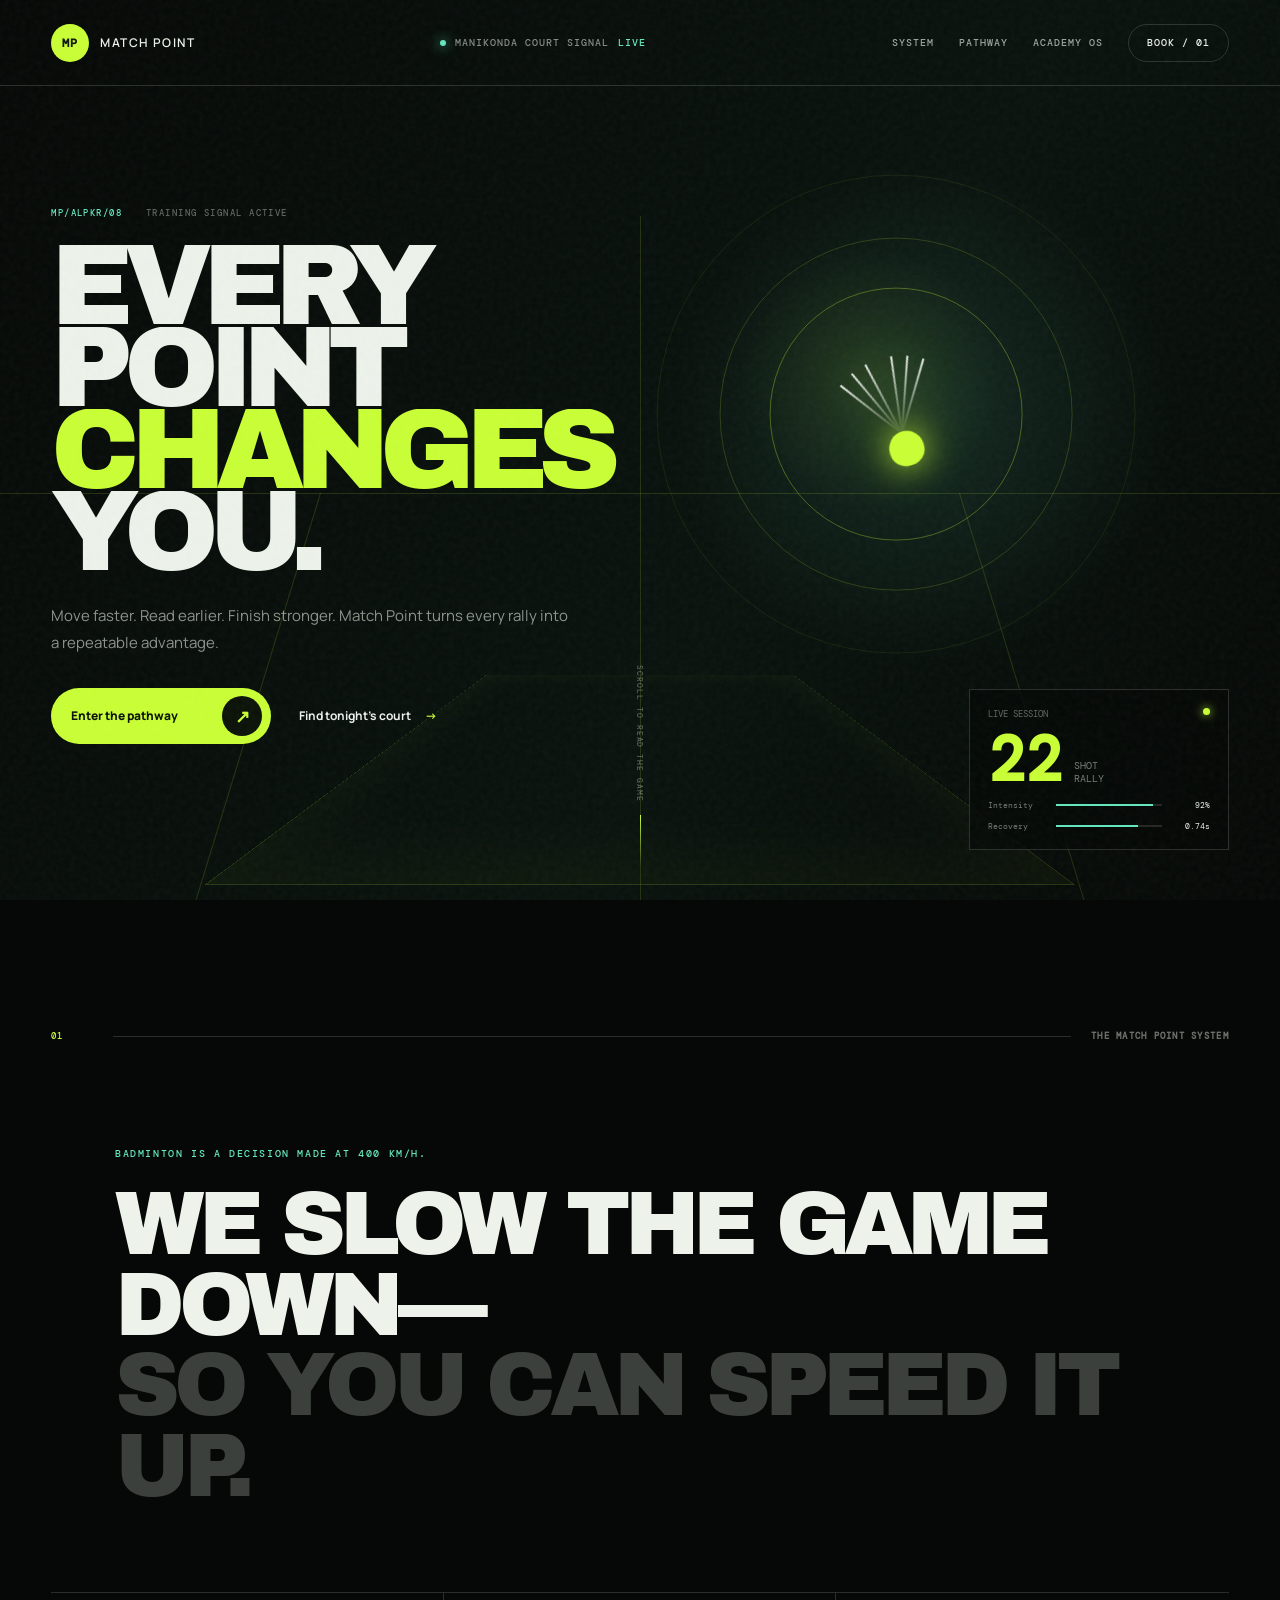
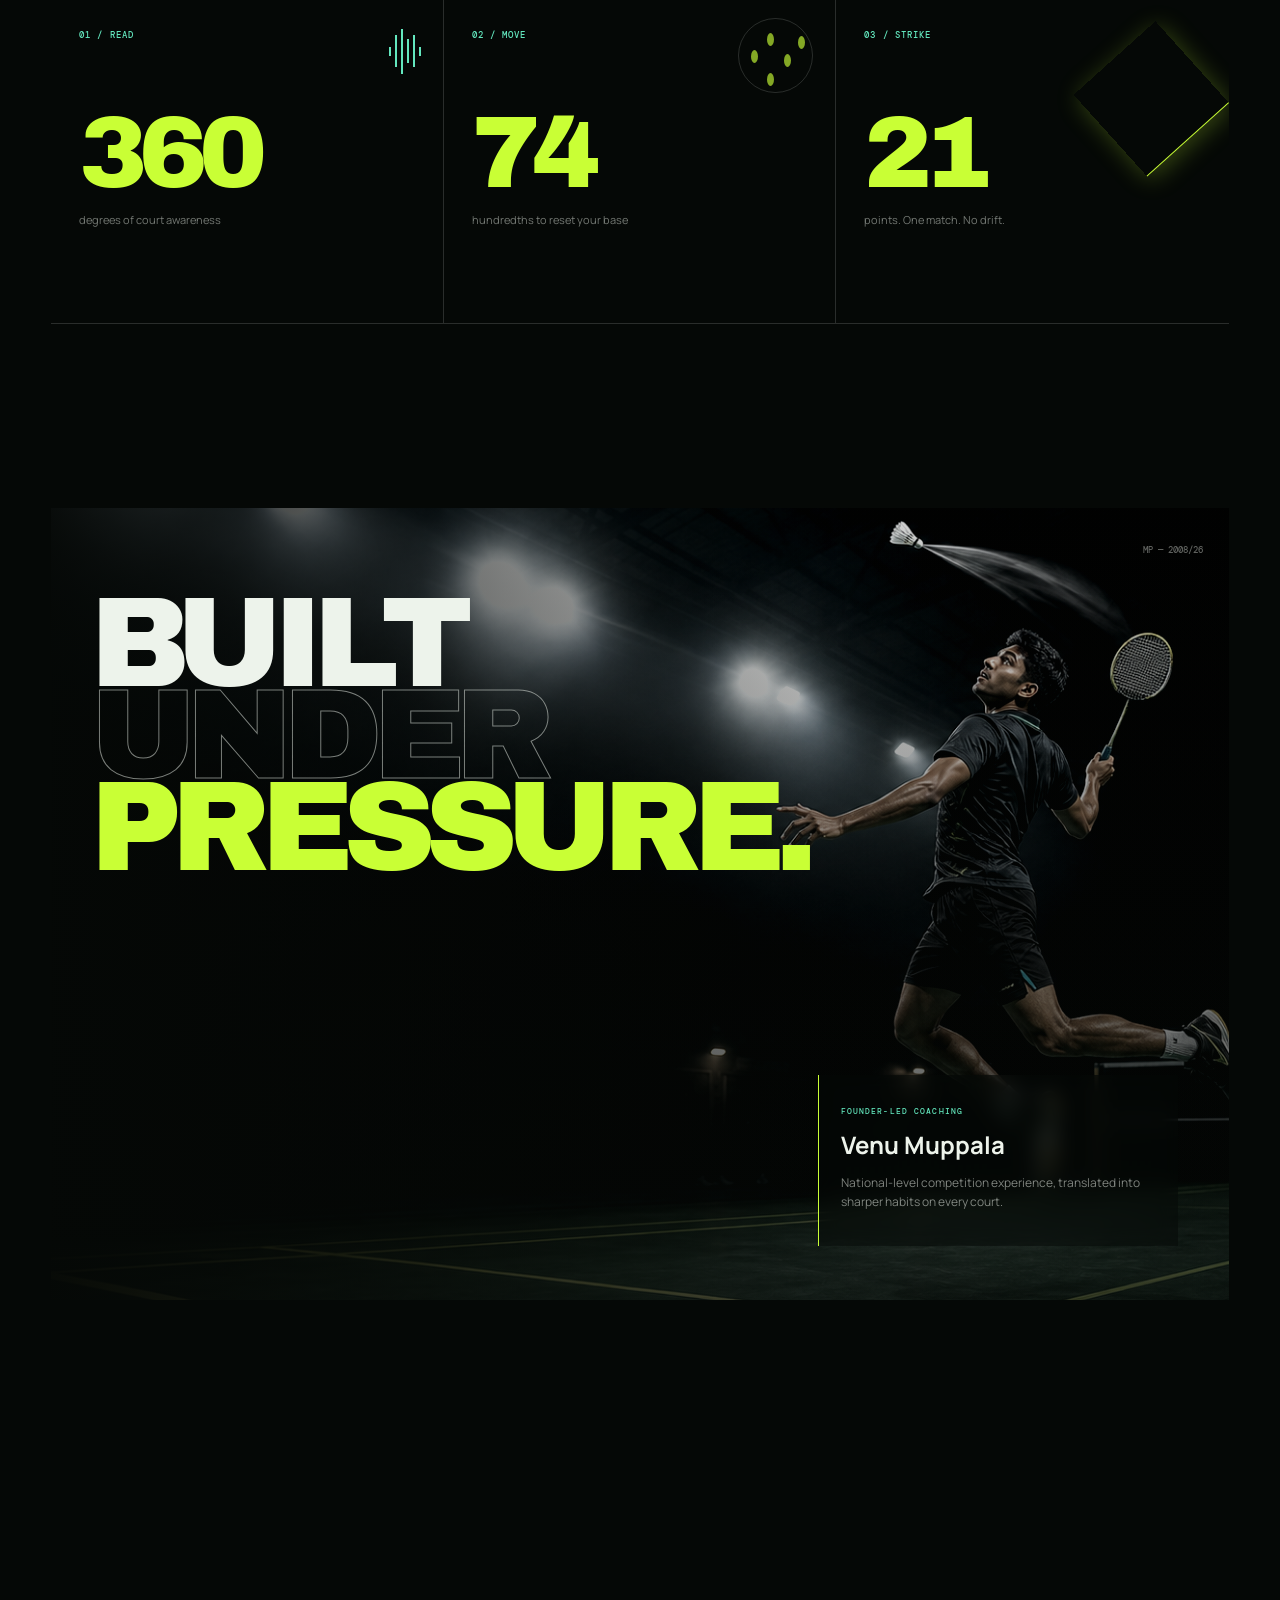
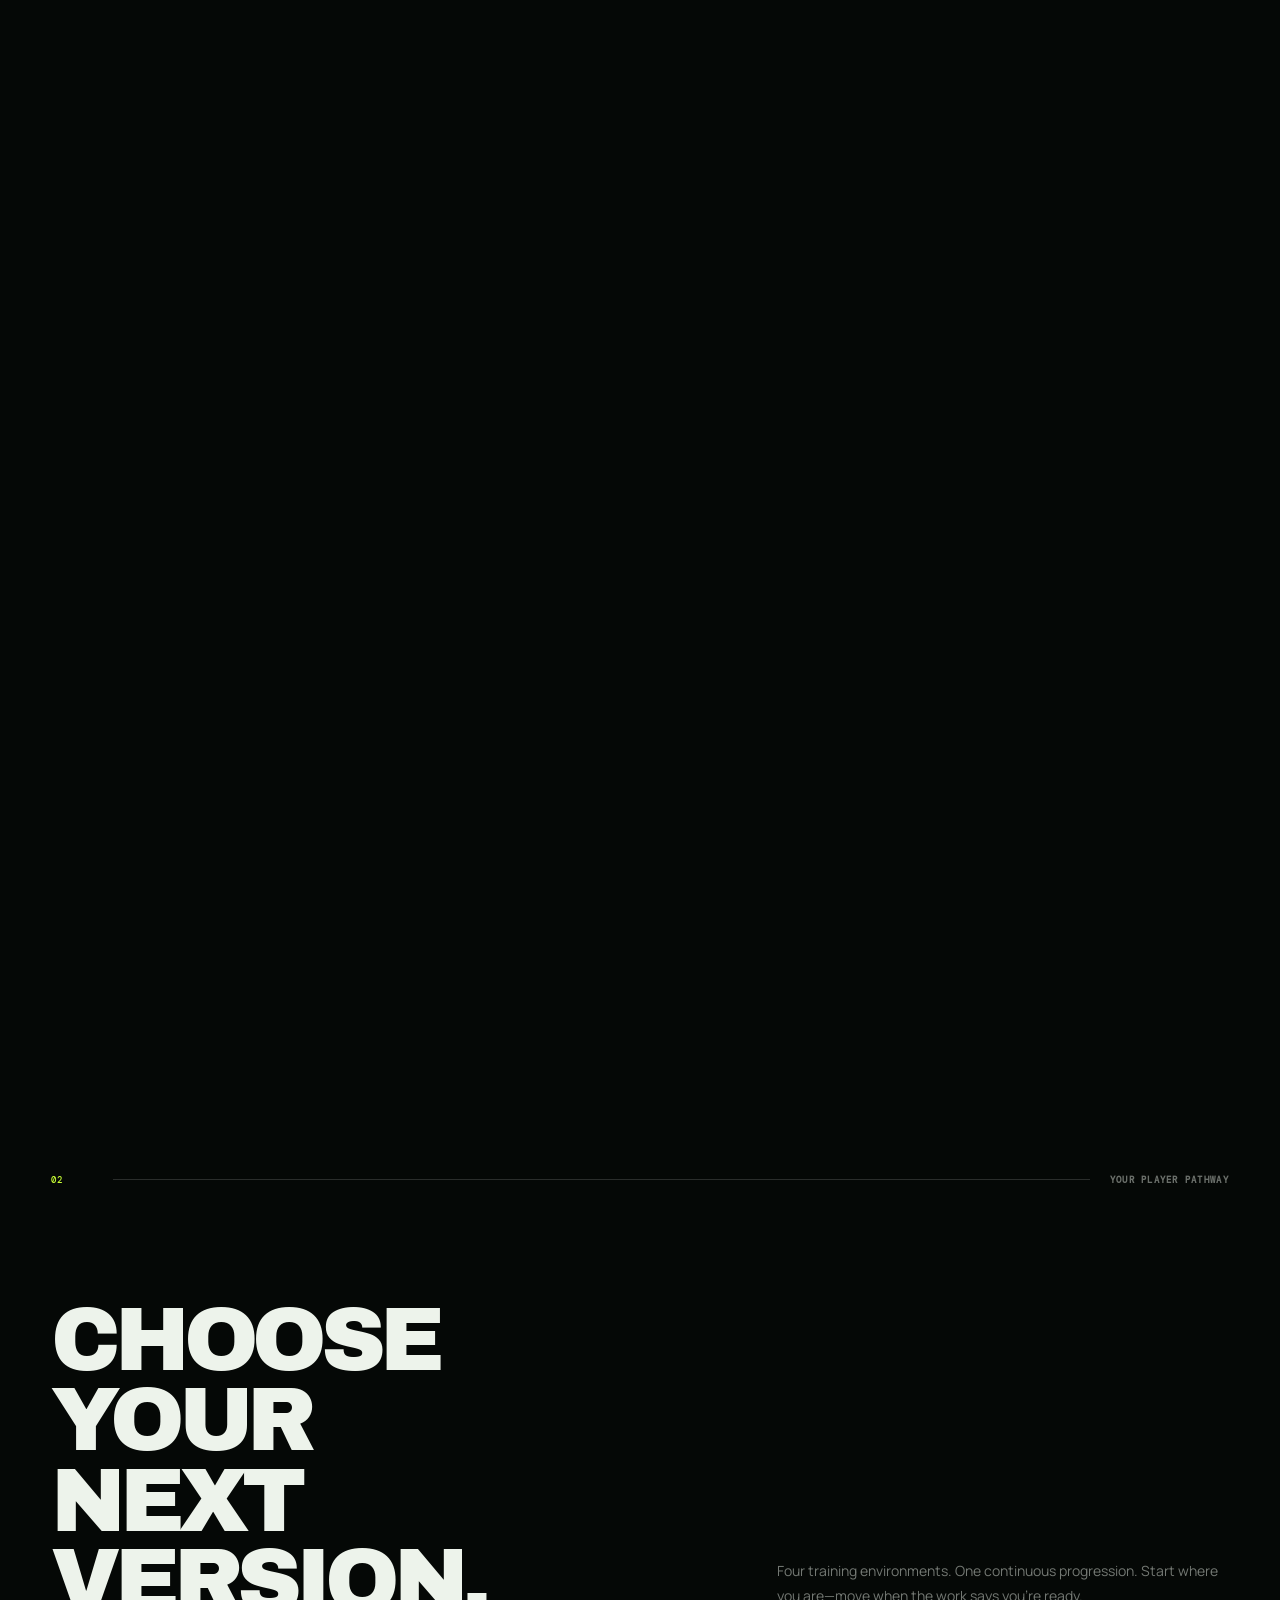
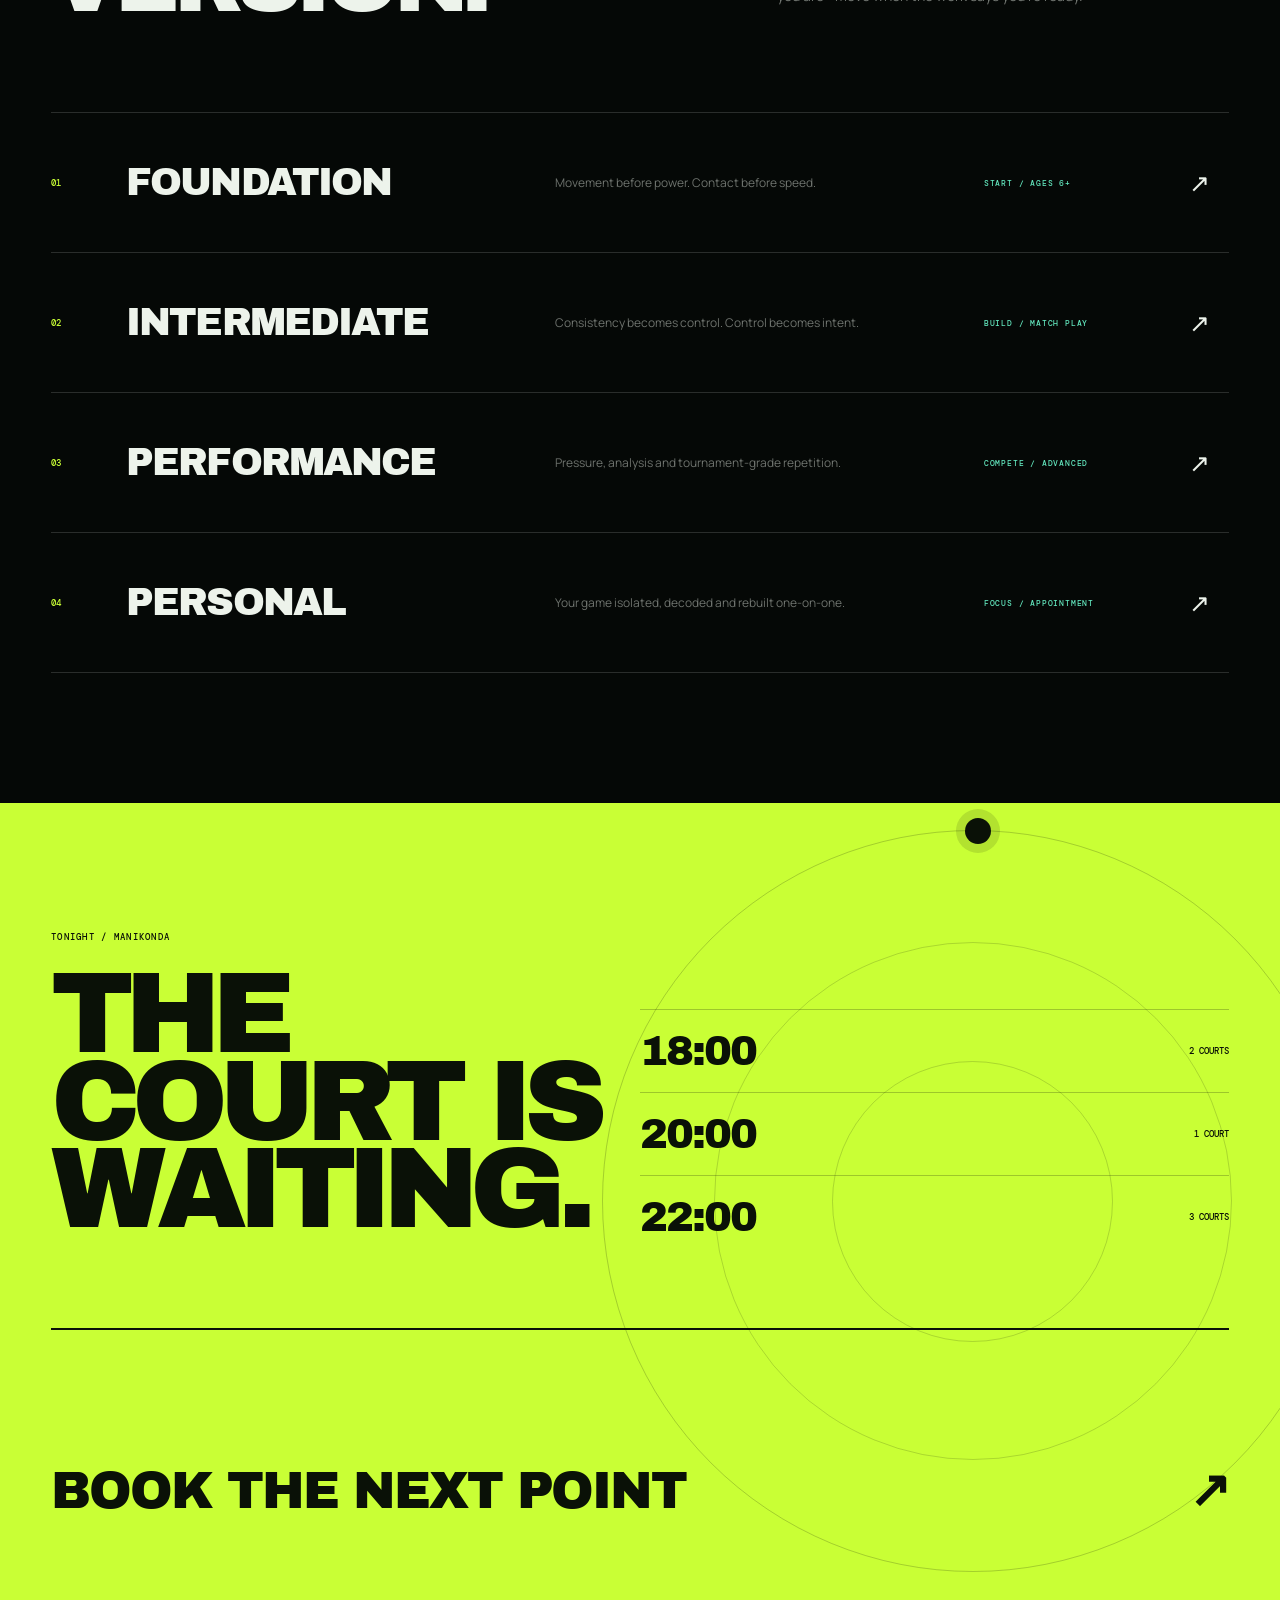
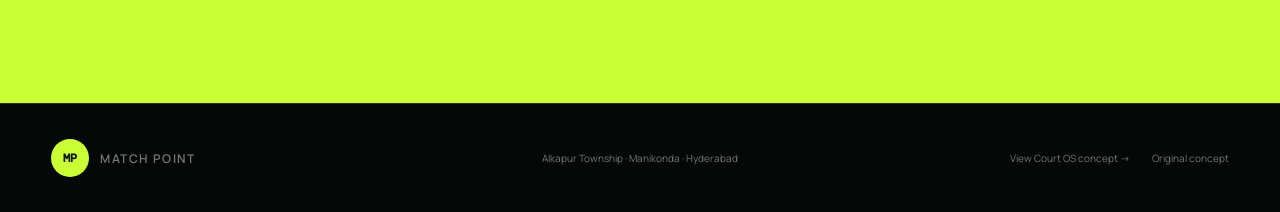
<file: concept-pulse.html>
<!doctype html>
<html lang="en">
<head>
  <meta charset="utf-8" />
  <meta name="viewport" content="width=device-width,initial-scale=1,viewport-fit=cover" />
  <meta name="theme-color" content="#050806" />
  <title>Match Point — Rally/21 Concept</title>
  <meta name="description" content="A kinetic, interactive concept for Match Point Badminton Academy." />
  <link rel="preconnect" href="https://fonts.googleapis.com" />
  <link rel="preconnect" href="https://fonts.gstatic.com" crossorigin />
  <link href="https://fonts.googleapis.com/css2?family=Archivo+Black&family=DM+Mono:wght@400;500&family=Manrope:wght@400;500;600;700;800&display=swap" rel="stylesheet" />
  <link rel="stylesheet" href="assets/css/concept-pulse.css?v=1" />
</head>
<body>
  <canvas id="shuttleField" aria-hidden="true"></canvas>
  <div class="noise" aria-hidden="true"></div>
  <div class="cursor-orb" id="cursorOrb" aria-hidden="true"></div>

  <header class="p-nav">
    <a class="p-logo" href="index.html"><span>MP</span><strong>Match Point</strong></a>
    <div class="p-nav-center"><i></i><span>Manikonda court signal</span><b>Live</b></div>
    <nav><a href="#system">System</a><a href="#path">Pathway</a><a href="login.html">Academy OS</a><a class="p-nav-cta" href="booking.html">Book / 01</a></nav>
  </header>

  <main>
    <section class="p-hero" id="top">
      <div class="p-court" aria-hidden="true"><span class="court-net"></span><span class="court-mid"></span><span class="court-left"></span><span class="court-right"></span></div>
      <div class="p-hero-copy">
        <div class="p-code"><span>MP/ALPKR/08</span><span>TRAINING SIGNAL ACTIVE</span></div>
        <h1><span>Every</span><span>point</span><span>changes</span><span>you.</span></h1>
        <p>Move faster. Read earlier. Finish stronger. Match Point turns every rally into a repeatable advantage.</p>
        <div class="p-actions"><a class="p-primary" href="admission.html">Enter the pathway <b>↗</b></a><a class="p-text" href="booking.html">Find tonight’s court <span>→</span></a></div>
      </div>

      <div class="p-impact" id="impact" aria-hidden="true">
        <span class="impact-ring r1"></span><span class="impact-ring r2"></span><span class="impact-ring r3"></span>
        <div class="shuttle-core"><i></i><i></i><i></i><i></i><i></i><i></i><b></b></div>
      </div>

      <aside class="p-score">
        <div class="score-top"><span>Live session</span><i></i></div>
        <div class="score-main"><strong id="rallyCount">21</strong><span>shot<br />rally</span></div>
        <div class="score-line"><span>Intensity</span><b><i></i></b><em>92%</em></div>
        <div class="score-line"><span>Recovery</span><b><i style="width:78%"></i></b><em>0.74s</em></div>
      </aside>

      <div class="p-scroll"><span>Scroll to read the game</span><i></i></div>
    </section>

    <section class="p-manifesto" id="system">
      <div class="p-rail"><span>01</span><i></i><b>THE MATCH POINT SYSTEM</b></div>
      <div class="p-manifesto-copy reveal-p">
        <p class="p-overline">Badminton is a decision made at 400 km/h.</p>
        <h2>We slow the game down—<em>so you can speed it up.</em></h2>
      </div>
      <div class="p-data-grid">
        <article class="p-data reveal-p"><span>01 / READ</span><strong data-count="360">000</strong><small>degrees of court awareness</small><div class="data-wave"><i></i><i></i><i></i><i></i><i></i><i></i></div></article>
        <article class="p-data reveal-p"><span>02 / MOVE</span><strong data-count="74">00</strong><small>hundredths to reset your base</small><div class="foot-map"><i></i><i></i><i></i><i></i><i></i></div></article>
        <article class="p-data reveal-p"><span>03 / STRIKE</span><strong data-count="21">00</strong><small>points. One match. No drift.</small><div class="strike-line"></div></article>
      </div>
    </section>

    <section class="p-film">
      <div class="p-film-sticky">
        <div class="p-film-media"><img src="assets/img/matchpoint-hero.png" alt="Player attacking the shuttle at Match Point" /></div>
        <div class="p-film-wash"></div>
        <div class="film-word"><span>Built</span><span>under</span><span>pressure.</span></div>
        <div class="film-caption"><span>Founder-led coaching</span><strong>Venu Muppala</strong><p>National-level competition experience, translated into sharper habits on every court.</p></div>
        <div class="film-index">MP — 2008/26</div>
      </div>
    </section>

    <section class="p-path" id="path">
      <div class="p-rail"><span>02</span><i></i><b>YOUR PLAYER PATHWAY</b></div>
      <div class="p-path-head reveal-p"><h2>Choose your<br />next version.</h2><p>Four training environments. One continuous progression. Start where you are—move when the work says you’re ready.</p></div>
      <div class="p-path-list">
        <a href="admission.html?program=found" class="path-row reveal-p"><span>01</span><h3>Foundation</h3><p>Movement before power. Contact before speed.</p><b>START / AGES 6+</b><i>↗</i></a>
        <a href="admission.html?program=inter" class="path-row reveal-p"><span>02</span><h3>Intermediate</h3><p>Consistency becomes control. Control becomes intent.</p><b>BUILD / MATCH PLAY</b><i>↗</i></a>
        <a href="admission.html?program=perf" class="path-row reveal-p"><span>03</span><h3>Performance</h3><p>Pressure, analysis and tournament-grade repetition.</p><b>COMPETE / ADVANCED</b><i>↗</i></a>
        <a href="admission.html?program=private" class="path-row reveal-p"><span>04</span><h3>Personal</h3><p>Your game isolated, decoded and rebuilt one-on-one.</p><b>FOCUS / APPOINTMENT</b><i>↗</i></a>
      </div>
    </section>

    <section class="p-slots">
      <div class="slots-title"><span>TONIGHT / MANIKONDA</span><h2>The court is<br />waiting.</h2></div>
      <div class="slot-orbit" aria-hidden="true"><div class="orbit-ball"></div><i></i><i></i><i></i></div>
      <div class="slot-times"><a href="booking.html"><span>18:00</span><b>2 courts</b></a><a href="booking.html"><span>20:00</span><b>1 court</b></a><a href="booking.html"><span>22:00</span><b>3 courts</b></a></div>
      <a class="p-book-big" href="booking.html"><span>Book the next point</span><b>↗</b></a>
    </section>
  </main>

  <footer class="p-footer"><a class="p-logo" href="#top"><span>MP</span><strong>Match Point</strong></a><p>Alkapur Township · Manikonda · Hyderabad</p><div><a href="concept-orbit.html">View Court OS concept →</a><a href="index.html">Original concept</a></div></footer>
  <script src="assets/js/concept-pulse.js?v=1"></script>
</body>
</html>
</file>
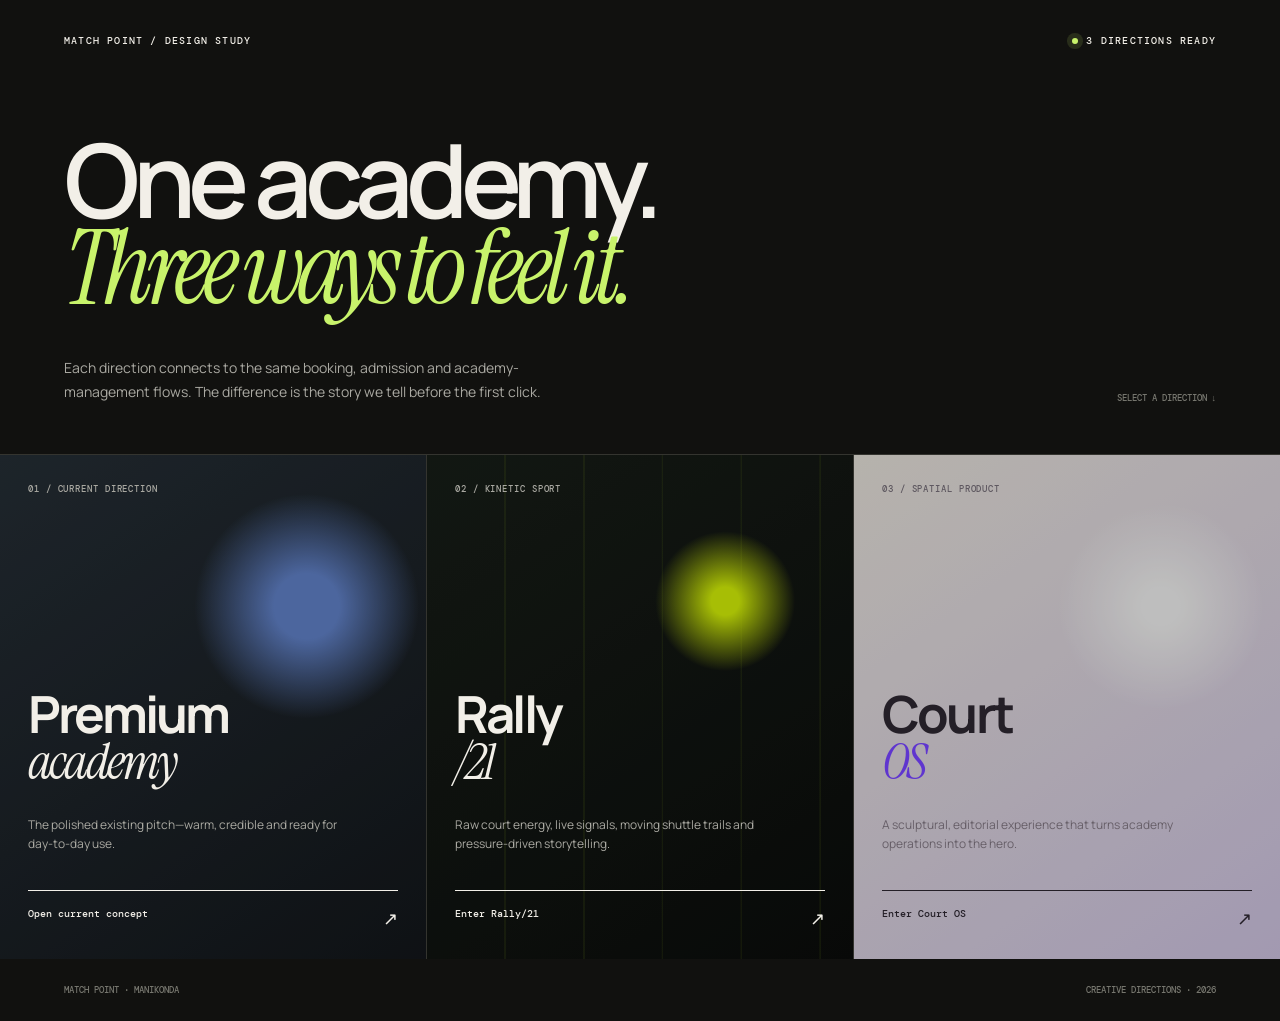
<file: concepts.html>
<!doctype html>
<html lang="en">
<head>
  <meta charset="utf-8" />
  <meta name="viewport" content="width=device-width,initial-scale=1" />
  <meta name="theme-color" content="#11110f" />
  <title>Match Point — Creative Directions</title>
  <link rel="preconnect" href="https://fonts.googleapis.com" />
  <link rel="preconnect" href="https://fonts.gstatic.com" crossorigin />
  <link href="https://fonts.googleapis.com/css2?family=DM+Mono:wght@400;500&family=Instrument+Serif:ital@0;1&family=Manrope:wght@400;600;700;800&display=swap" rel="stylesheet" />
  <style>
    *{box-sizing:border-box}body{margin:0;background:#11110f;color:#f2efe8;font-family:Manrope,sans-serif}.top{min-height:44vh;padding:34px clamp(20px,5vw,76px) 50px;display:flex;flex-direction:column;justify-content:space-between;border-bottom:1px solid #34342f}.nav{display:flex;justify-content:space-between;align-items:center;font:500 10px DM Mono;text-transform:uppercase;letter-spacing:.12em}.nav a{color:inherit;text-decoration:none}.live{display:flex;align-items:center;gap:8px}.live:before{content:"";width:6px;height:6px;background:#c8f36b;border-radius:50%;box-shadow:0 0 0 5px rgba(200,243,107,.12)}h1{font-size:clamp(52px,8vw,126px);line-height:.83;letter-spacing:-.07em;max-width:1000px;margin:90px 0 0;font-weight:600}h1 em{font-family:Instrument Serif;font-weight:400;color:#c8f36b}.intro{display:flex;justify-content:space-between;align-items:end;margin-top:45px;gap:30px}.intro p{max-width:520px;color:#aaa9a2;font-size:14px;line-height:1.7;margin:0}.intro span{font:500 9px DM Mono;color:#77776f}.grid{display:grid;grid-template-columns:repeat(3,1fr);gap:1px;background:#34342f}.card{min-height:56vh;padding:28px;background:#171715;color:inherit;text-decoration:none;display:flex;flex-direction:column;position:relative;overflow:hidden}.card:before{content:"";position:absolute;inset:0;opacity:.72;transition:transform .7s cubic-bezier(.2,.8,.2,1),opacity .4s}.card:hover:before{transform:scale(1.06);opacity:1}.current:before{background:radial-gradient(circle at 72% 30%,#6185d3 0 7%,transparent 24%),linear-gradient(145deg,#202a33,#0c1015)}.pulse:before{background:radial-gradient(circle at 70% 29%,#dfff00 0 3%,transparent 15%),repeating-linear-gradient(90deg,transparent 0 18%,rgba(202,255,31,.08) 18.2% 18.5%),linear-gradient(145deg,#111812,#030504)}.orbit:before{background:radial-gradient(circle at 72% 30%,white 0 4%,transparent 22%),linear-gradient(145deg,#f4efe7,#d8ccee);}.card>*{position:relative;z-index:2}.card small{font:500 9px DM Mono;text-transform:uppercase;letter-spacing:.1em;color:#aaa9a2}.orbit small{color:#5e5860}.card h2{font-size:clamp(35px,4vw,61px);letter-spacing:-.055em;line-height:.9;margin:auto 0 18px}.orbit{color:#241f27}.orbit h2 em{color:#5f35cf}.card h2 em{font-family:Instrument Serif;font-weight:400}.card p{font-size:12px;line-height:1.6;max-width:320px;color:#aaa9a2}.orbit p{color:#675f68}.card b{margin-top:24px;padding-top:16px;border-top:1px solid currentColor;font:500 10px DM Mono;display:flex;justify-content:space-between}.card b i{font-style:normal;font-size:18px}.foot{padding:25px clamp(20px,5vw,76px);font:500 9px DM Mono;text-transform:uppercase;color:#77776f;display:flex;justify-content:space-between}
    @media(max-width:760px){.top{min-height:56vh;padding:25px 18px 40px}h1{font-size:16vw;margin-top:70px}.intro{display:block}.intro span{display:block;margin-top:20px}.grid{grid-template-columns:1fr}.card{min-height:480px;padding:22px}.card h2{font-size:14vw}.foot{padding:25px 18px;gap:20px}}
  </style>
</head>
<body>
  <header class="top"><div class="nav"><span>Match Point / Design Study</span><span class="live">3 directions ready</span></div><h1>One academy.<br /><em>Three ways to feel it.</em></h1><div class="intro"><p>Each direction connects to the same booking, admission and academy-management flows. The difference is the story we tell before the first click.</p><span>SELECT A DIRECTION ↓</span></div></header>
  <main class="grid">
    <a class="card current" href="index.html"><small>01 / Current direction</small><h2>Premium<br /><em>academy</em></h2><p>The polished existing pitch—warm, credible and ready for day-to-day use.</p><b>Open current concept <i>↗</i></b></a>
    <a class="card pulse" href="concept-pulse.html"><small>02 / Kinetic sport</small><h2>Rally<br /><em>/21</em></h2><p>Raw court energy, live signals, moving shuttle trails and pressure-driven storytelling.</p><b>Enter Rally/21 <i>↗</i></b></a>
    <a class="card orbit" href="concept-orbit.html"><small>03 / Spatial product</small><h2>Court<br /><em>OS</em></h2><p>A sculptural, editorial experience that turns academy operations into the hero.</p><b>Enter Court OS <i>↗</i></b></a>
  </main>
  <footer class="foot"><span>Match Point · Manikonda</span><span>Creative directions · 2026</span></footer>
</body>
</html>
</file>
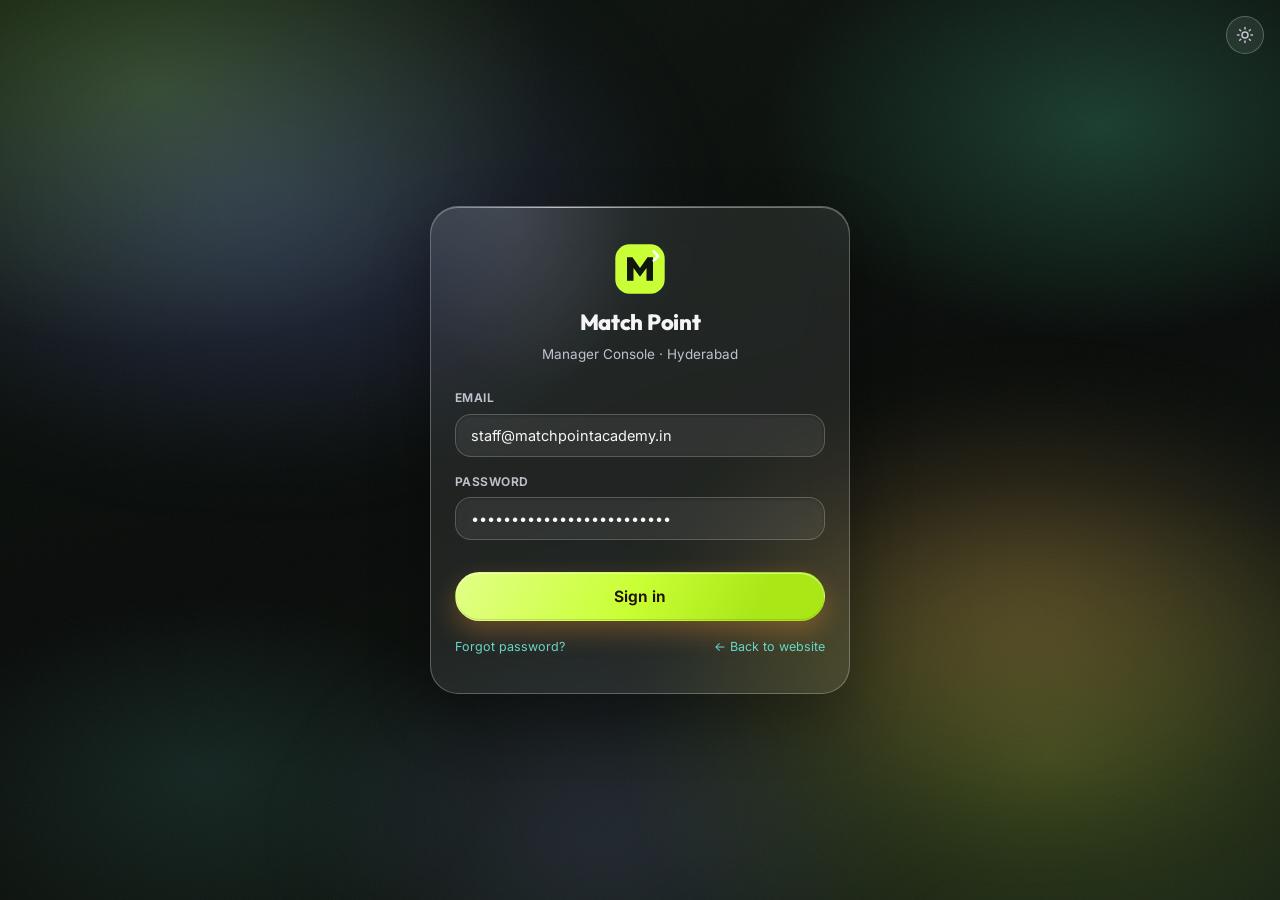
<file: dashboard.html>
<!DOCTYPE html>
<html lang="en" data-theme="dark">
<head>
  <meta charset="UTF-8" />
  <meta name="viewport" content="width=device-width, initial-scale=1.0, viewport-fit=cover" />
  <meta name="theme-color" content="#0d0c1a" />
  <title>Dashboard — Match Point</title>
  <link rel="icon" type="image/svg+xml" href="assets/img/favicon.svg?v=2" />
  <link rel="preconnect" href="https://fonts.googleapis.com" />
  <link rel="preconnect" href="https://fonts.gstatic.com" crossorigin />
  <link href="https://fonts.googleapis.com/css2?family=Outfit:wght@500;600;700;800&family=Inter:wght@400;500;600;700&display=swap" rel="stylesheet" />
  <link rel="stylesheet" href="assets/css/glass.css?v=19" />
  <script>document.documentElement.dataset.theme = localStorage.getItem("mp-theme") || "dark"; document.documentElement.classList.add("lt-js");</script>
  <style>
    /* 2x2 KPIs on phones — less scrolling to reach the charts */
    @media (max-width: 699px) {
      .lt-grid.cols-4.dash-kpis { grid-template-columns: 1fr 1fr; gap: 8px; }
      .dash-kpis .kpi { padding: 12px 14px; }
      .dash-kpis .stat-value { font-size: 22px; }
      .dash-kpis .stat-copy { font-size: 11px; }
      .dash-kpis .delta { font-size: 10.5px; }
    }
    .dev-pulse { display: grid; grid-template-columns: 1.15fr .85fr; gap: 22px; }
    .dev-metrics { display: grid; grid-template-columns: repeat(4,1fr); gap: 8px; margin-top: 16px; }
    .dev-metric { padding: 14px; border: 1px solid var(--line); border-radius: var(--r-md); background: var(--tile-bg); }
    .dev-metric span { display:block; font-size:10px; color:var(--ink-low); }
    .dev-metric strong { display:block; margin-top:5px; font:800 24px/1 var(--font-display); color:var(--ink-hi); }
    .dev-metric small { display:block; margin-top:6px; font-size:9px; color:var(--ink-faint); }
    .dev-metric.good strong { color:var(--tx-green); }.dev-metric.warn strong { color:var(--tx-red); }
    .dev-watch { border-left:1px solid var(--line); padding-left:22px; }
    .dev-person { display:flex; align-items:center; gap:9px; padding:9px 0; border-bottom:1px solid var(--line); }
    .dev-person:last-child { border-bottom:0; }.dev-person .av { width:30px;height:30px;display:grid;place-items:center;border-radius:50%;background:var(--gold-grad);color:#1c1503;font-size:9px;font-weight:800; }
    .dev-person div { min-width:0;flex:1; }.dev-person strong { display:block;font-size:11px;color:var(--ink-hi); }.dev-person small { display:block;margin-top:2px;font-size:9px;color:var(--ink-faint);white-space:nowrap;overflow:hidden;text-overflow:ellipsis; }
    @media(max-width:699px){.dev-pulse{grid-template-columns:1fr}.dev-watch{border-left:0;border-top:1px solid var(--line);padding:16px 0 0}.dev-metrics{grid-template-columns:1fr 1fr}.dev-metric{padding:10px}.dev-metric strong{font-size:20px}}
  </style>
</head>
<body>
  <div class="lt-bg" aria-hidden="true"></div>

  <main class="lt-page">
    <div class="card-head" style="margin-bottom: 0;">
      <div>
        <div class="kicker">Dashboard</div>
        <h2 id="greet">Good morning 🏸</h2>
        <div class="sub" id="dateLine"></div>
      </div>
      <a class="btn btn-primary btn-sm" href="bookings.html">Today's bookings</a>
    </div>

    <!-- KPIs -->
    <div class="lt-grid cols-4 dash-kpis">
      <div class="glass glass-hover kpi reveal">
        <span class="stat-copy">Active members</span>
        <span class="stat-value" id="kpiMembers">—</span>
        <span class="delta up" id="kpiMembersSub"></span>
      </div>
      <div class="glass glass-hover kpi reveal d1">
        <span class="stat-copy">Court bookings today</span>
        <span class="stat-value" id="kpiBookings">—</span>
        <span class="delta" id="kpiBookingsSub"></span>
      </div>
      <div class="glass glass-hover kpi reveal d2">
        <span class="stat-copy">Renewals due</span>
        <span class="stat-value" id="kpiDue">—</span>
        <span class="delta down" id="kpiDueSub"></span>
      </div>
      <div class="glass glass-hover kpi reveal d3">
        <span class="stat-copy" id="kpiRevLabel">Revenue</span>
        <span class="stat-value" id="kpiRev">—</span>
        <span class="delta up" id="kpiRevSub"></span>
      </div>
    </div>

    <section class="glass glass-card dev-pulse reveal">
      <div><div class="card-head"><div><div class="kicker">Player development</div><h2>Player progress today</h2></div><a class="btn btn-primary btn-sm" href="progress.html">Open progress</a></div><div class="sub">Skills signed off, level moves and today’s attendance.</div><div class="dev-metrics"><div class="dev-metric good"><span>Fast learners</span><strong id="devFast">—</strong><small>learning ahead of pace</small></div><div class="dev-metric good"><span>Ready to move up</span><strong id="devReady">—</strong><small>all skills signed off</small></div><div class="dev-metric warn"><span>Needs attention</span><strong id="devStalled">—</strong><small>stuck, paused or on lighter load</small></div><a class="dev-metric" href="attendance.html" style="text-decoration:none;"><span>Attendance today</span><strong id="devAttendance">—</strong><small id="devAttendanceSub">not marked yet</small></a></div></div>
      <div class="dev-watch"><div class="card-head"><div><div class="kicker">Coach watchlist</div><h2 style="font-size:16px">Next actions</h2></div></div><div id="devWatch"></div></div>
    </section>

    <!-- revenue chart + collection donut -->
    <div class="dash-main">
      <div class="glass glass-card chart-card reveal">
        <div class="card-head"><div><div class="kicker">Revenue</div><h2>Monthly collections</h2></div><span class="pill gold">Last 6 months</span></div>
        <div class="chart-host" id="revChart"></div>
      </div>
      <div class="glass glass-card chart-card reveal d1">
        <div class="card-head"><div><div class="kicker">Memberships</div><h2>Renewal status</h2></div></div>
        <div class="donut-wrap">
          <div class="donut">
            <svg viewBox="0 0 120 120">
              <defs><linearGradient id="ltDonutGrad" x1="0" y1="0" x2="1" y2="1">
                <stop offset="0" stop-color="#e2ff86"/><stop offset="1" stop-color="#a9e717"/>
              </linearGradient></defs>
              <circle class="ring track" cx="60" cy="60" r="50"/>
              <circle class="ring val" cx="60" cy="60" r="50" id="donutVal"/>
            </svg>
            <div class="center"><div><div class="pct" id="donutPct">0%</div><div class="lbl">paid up</div></div></div>
          </div>
          <div class="donut-legend" id="donutLegend"></div>
        </div>
      </div>
    </div>

    <!-- activity + attention -->
    <div class="dash-bottom">
      <div class="glass glass-card reveal">
        <div class="card-head"><div><div class="kicker">Latest</div><h2>Recent activity</h2></div></div>
        <div class="feed" id="feed"></div>
      </div>
      <div class="glass glass-card reveal d1">
        <div class="card-head"><div><div class="kicker">Needs attention</div><h2>Renewals due</h2></div><a class="btn btn-glass btn-sm" href="fees.html">Open finance</a></div>
        <div class="feed" id="dueList"></div>
      </div>
    </div>
  </main>

  <script src="assets/js/core.js?v=8"></script>
  <script src="assets/js/data.js?v=5"></script>
  <script src="assets/js/progress-data.js?v=4"></script>
  <script>
    LT.auth.require();
    LT.managerShell("dashboard.html");

    (function () {
      var now = new Date();
      var hrs = now.getHours();
      document.getElementById("greet").textContent = (hrs < 12 ? "Good morning" : hrs < 17 ? "Good afternoon" : "Good evening") + " 🏸";
      // date line notes the venue scope so the numbers read unambiguously
      var scope = LT.venue.get();
      document.getElementById("dateLine").textContent =
        now.toLocaleDateString("en-IN", { weekday: "long", day: "numeric", month: "long", year: "numeric" }) +
        (scope === "all" ? "" : " · " + LT.venue.label());
      document.getElementById("kpiRevLabel").textContent = "Revenue · " + now.toLocaleDateString("en-IN", { month: "long" });
      // finance series for the current venue scope (per-venue sums to combined)
      var fin = LT_DATA.financeFor(scope);
      var rev = fin.map(function (f) { return { m: f.m, v: f.rev }; });
      LT.countUp(document.getElementById("kpiRev"), rev[rev.length - 1].v, { prefix: "₹", suffix: "k" });
      document.getElementById("kpiRevSub").textContent = "Month to date · " + rev[rev.length - 2].m + " closed at ₹" + rev[rev.length - 2].v + "k";

      // members KPIs (scoped to the selected venue)
      // LT_ROSTER (not raw seed) so app-added members and renewal overrides count
      var members = LT.venue.filter(LT_ROSTER(), function (m) { return m.venue; });
      var due = members.filter(function (m) { return m.status === "due"; });
      LT.countUp(document.getElementById("kpiMembers"), members.length);
      document.getElementById("kpiMembersSub").textContent = "▲ " +
        members.filter(function (m) { return (Date.now() - new Date(m.joined)) / 864e5 < 45; }).length + " joined recently";
      document.getElementById("kpiDue").textContent = due.length;
      document.getElementById("kpiDueSub").textContent = "▼ worth " + LT.fmtINR(due.length * LT_DATA.plans[0].amount);

      // Player-development pulse: staff-only operational insight.
      var dev = LTP.roster();
      document.getElementById("devFast").textContent = dev.filter(function (x) { return x.signal === "fast"; }).length;
      document.getElementById("devReady").textContent = dev.filter(function (x) { return x.signal === "ready"; }).length;
      document.getElementById("devStalled").textContent = dev.filter(function (x) { return x.signal === "stalled" || x.signal === "managed"; }).length;
      var attMarks = LT.store.read("att-" + LT.today(), []), attTotal = LT_ROSTER().length;
      document.getElementById("devAttendance").textContent = attMarks.length ? Math.round(attMarks.length / Math.max(attTotal, 1) * 100) + "%" : "—";
      document.getElementById("devAttendanceSub").textContent = attMarks.length + "/" + attTotal + (attMarks.length ? " checked in" : " · tap to mark now");
      document.getElementById("devWatch").innerHTML = dev.filter(function (x) { return x.signal === "ready" || x.signal === "stalled" || x.signal === "managed"; }).slice(0, 4).map(function (x) {
        var managed = x.signal === "managed";
        return '<a class="dev-person" href="progress.html?player=' + encodeURIComponent(x.member.id) + '"><span class="av">' + LT.initials(x.member.name) + '</span><div><strong>' + LT.esc(x.member.name) + '</strong><small>' + x.level.name + ' · ' + (x.signal === "ready" ? "promotion review" : managed ? x.profile.trainingStatus.replace(/-/g, " ") : x.days + " days at level") + '</small></div><span class="pill ' + (x.signal === "ready" ? "green" : "red") + '">' + (x.signal === "ready" ? "Ready" : managed ? "Managed" : "Review") + '</span></a>';
      }).join("");

      // bookings KPI (seed + site requests) — bookings carry the venue key
      var todays = LT.venue.filter(LT.store.read("bookings", []).concat(LT_DATA.bookings))
        .filter(function (b) { return b.date === LT.today(); });
      var pending = todays.filter(function (b) { return b.status === "pending"; }).length;
      LT.countUp(document.getElementById("kpiBookings"), todays.length);
      var bs = document.getElementById("kpiBookingsSub");
      bs.textContent = pending ? pending + " pending confirmation" : "All confirmed";
      bs.className = "delta " + (pending ? "down" : "up");

      // Renewal donut
      var pct = Math.round(((members.length - due.length) / members.length) * 100);
      var C = 2 * Math.PI * 50;
      var ring = document.getElementById("donutVal");
      ring.style.strokeDasharray = C;
      ring.style.strokeDashoffset = C;
      requestAnimationFrame(function () { requestAnimationFrame(function () { ring.style.strokeDashoffset = C * (1 - pct / 100); }); });
      LT.countUp(document.getElementById("donutPct"), pct, { suffix: "%" });
      document.getElementById("donutLegend").innerHTML =
        '<span class="lg"><span class="sw" style="background:var(--gold-400);"></span>' + (members.length - due.length) + " paid up</span>" +
        '<span class="lg"><span class="sw" style="background:var(--tile-border);"></span>' + due.length + " due</span>";

      // Revenue area chart (scoped finance series)
      var data = rev, W = 560, H = 240, P = 28;
      var max = Math.max.apply(null, data.map(function (d) { return d.v; })) * 1.15;
      function x(i) { return P + (i * (W - 2 * P)) / (data.length - 1); }
      function y(v) { return H - P - (v / max) * (H - 2 * P); }
      var line = data.map(function (d, i) { return (i ? "L" : "M") + x(i) + " " + y(d.v); }).join(" ");
      var area = line + " L" + x(data.length - 1) + " " + (H - P) + " L" + x(0) + " " + (H - P) + " Z";
      var grid = [0.25, 0.5, 0.75, 1].map(function (g) {
        var gy = y(max * g * 0.87);
        return '<line x1="' + P + '" y1="' + gy + '" x2="' + (W - P) + '" y2="' + gy + '"/>';
      }).join("");
      var labels = data.map(function (d, i) { return '<text class="chart-xlabel" x="' + x(i) + '" y="' + (H - 8) + '" text-anchor="middle">' + d.m + "</text>"; }).join("");
      var dots = data.map(function (d, i) { return '<circle cx="' + x(i) + '" cy="' + y(d.v) + '" r="3.6" fill="#c9ff35" stroke="rgba(255,255,255,.8)" stroke-width="1.6"/>'; }).join("");
      document.getElementById("revChart").innerHTML =
        '<svg viewBox="0 0 ' + W + " " + H + '">' +
        '<defs><linearGradient id="ltLineGrad" x1="0" y1="0" x2="1" y2="0"><stop offset="0" stop-color="#e2ff86"/><stop offset="1" stop-color="#a9e717"/></linearGradient>' +
        '<linearGradient id="ltAreaGrad" x1="0" y1="0" x2="0" y2="1"><stop offset="0" stop-color="rgba(255,156,51,.30)"/><stop offset="1" stop-color="rgba(255,156,51,0)"/></linearGradient></defs>' +
        '<g class="chart-grid">' + grid + "</g>" +
        '<path class="area-fill in" d="' + area + '" fill="url(#ltAreaGrad)"/>' +
        '<path class="area-line" d="' + line + '"/>' + dots + labels + "</svg>";

      // Activity feed
      var icons = {
        join: '<path d="M15 14c-2.7 0-8 1.34-8 4v2h16v-2c0-2.66-5.3-4-8-4zm0-2a4 4 0 1 0 0-8 4 4 0 0 0 0 8zM6 10V7H4v3H1v2h3v3h2v-3h3v-2z"/>',
        pay: '<path d="M11.8 10.9c-2.27-.59-3-1.2-3-2.15 0-1.09 1.01-1.85 2.7-1.85 1.78 0 2.44.85 2.5 2.1h2.21c-.07-1.72-1.12-3.3-3.21-3.81V3h-3v2.16c-1.94.42-3.5 1.68-3.5 3.61 0 2.31 1.91 3.46 4.7 4.13 2.5.6 3 1.48 3 2.41 0 .69-.49 1.79-2.7 1.79-2.06 0-2.87-.92-2.98-2.1H6.32c.12 2.19 1.76 3.42 3.68 3.83V21h3v-2.15c1.95-.37 3.5-1.5 3.5-3.55 0-2.84-2.43-3.81-4.7-4.4z"/>',
        trophy: '<path d="M19 5h-2V3H7v2H5a2 2 0 0 0-2 2v1a5 5 0 0 0 4.5 4.97A5.5 5.5 0 0 0 11 15.9V19H7v2h10v-2h-4v-3.1a5.5 5.5 0 0 0 3.5-2.93A5 5 0 0 0 21 8V7a2 2 0 0 0-2-2z"/>',
        court: '<path d="M19 4h-1V2h-2v2H8V2H6v2H5a2 2 0 0 0-2 2v14a2 2 0 0 0 2 2h14a2 2 0 0 0 2-2V6a2 2 0 0 0-2-2zm0 16H5V10h14zM5 8V6h14v2z"/>',
      };
      document.getElementById("feed").innerHTML = LT_DATA.activity.map(function (a) {
        return '<div class="feed-item"><span class="fi-ic"><svg viewBox="0 0 24 24" fill="currentColor">' + icons[a.icon] + "</svg></span>" +
          '<div><div class="fi-body">' + a.text + '</div><div class="fi-time">' + a.time + "</div></div></div>";
      }).join("");

      // Due list
      document.getElementById("dueList").innerHTML = due.map(function (m) {
        var p = LT_DATA.programs.find(function (x) { return x.id === m.program; });
        return '<div class="feed-item"><span class="fi-ic" style="color:var(--tx-red);">₹</span>' +
          '<div class="grow"><div class="fi-body"><strong>' + m.name + "</strong> · " + p.name + "</div>" +
          '<div class="fi-time">Valid till ' + new Date(m.validTill).toLocaleDateString("en-IN", { day: "numeric", month: "short" }) + "</div></div>" +
          '<span class="pill red">Due</span></div>';
      }).join("") || '<div class="empty-state">Everyone is paid up. 🏸</div>';
    })();
  </script>
</body>
</html>
</file>
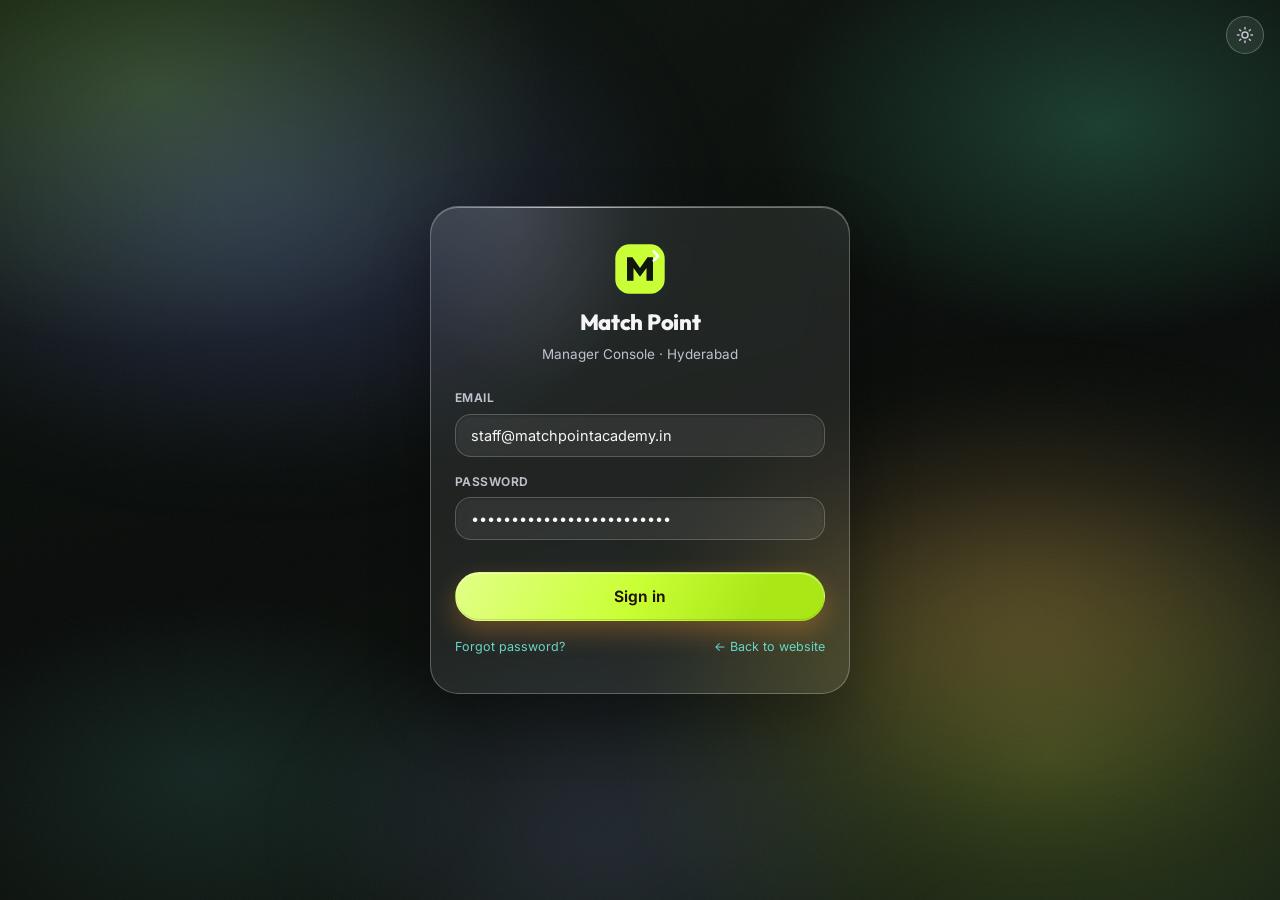
<file: fees.html>
<!DOCTYPE html>
<html lang="en" data-theme="dark">
<head>
  <meta charset="UTF-8" />
  <meta name="viewport" content="width=device-width, initial-scale=1.0, viewport-fit=cover" />
  <meta name="theme-color" content="#0d0c1a" />
  <title>Finance — Match Point</title>
  <link rel="icon" type="image/svg+xml" href="assets/img/favicon.svg?v=2" />
  <link rel="preconnect" href="https://fonts.googleapis.com" />
  <link rel="preconnect" href="https://fonts.gstatic.com" crossorigin />
  <link href="https://fonts.googleapis.com/css2?family=Outfit:wght@500;600;700;800&family=Inter:wght@400;500;600;700&display=swap" rel="stylesheet" />
  <link rel="stylesheet" href="assets/css/glass.css?v=19" />
  <script>document.documentElement.dataset.theme = localStorage.getItem("mp-theme") || "dark"; document.documentElement.classList.add("lt-js");</script>
  <style>
    /* keep the three headline stats side by side on phones — less scrolling */
    .fin-kpis .stat-card { display: flex; flex-direction: column; justify-content: center; gap: 3px; }
    .fin-kpis .stat-sub { font-size: 11.5px; color: var(--ink-low); font-weight: 600; }
    .fin-kpis .stat-sub b { color: var(--tx-gold); font-weight: 700; }
    @media (max-width: 699px) {
      .lt-grid.cols-3.fin-kpis { grid-template-columns: repeat(3, 1fr); gap: 8px; }
      .fin-kpis .stat-card { padding: 12px 10px; }
      .fin-kpis .stat-value { font-size: 17px; }
      .fin-kpis .stat-copy { font-size: 10px; }
      .fin-kpis .stat-sub { font-size: 9.5px; }
    }

    /* ledger header: title + tabs + filter + action, one row on wide screens */
    .ledger-head { display: flex; align-items: center; justify-content: space-between;
      gap: 10px 14px; flex-wrap: wrap; padding: var(--gap-3) var(--gap-3) 12px; }
    .ledger-head .lh-title { min-width: 0; }
    .ledger-head .lh-controls { display: flex; align-items: center; gap: 8px; flex-wrap: wrap; }
    .ledger-head #recBtn { white-space: nowrap; }
    @media (max-width: 560px) {
      .ledger-head .lh-controls { width: 100%; }
      .ledger-head #ledgerTabs { flex: 1 1 auto; }
      .ledger-head #recBtn { margin-left: auto; }
    }

    /* revenue vs expenses chart */
    .rv-legend { display: flex; gap: var(--gap-3); flex-wrap: wrap; font-size: 12px; color: var(--ink-mid); align-items: center; }
    .rv-legend .sw { display: inline-block; width: 12px; height: 12px; border-radius: 4px; margin-right: 6px; vertical-align: -2px; }
    .rv-host { position: relative; width: 100%; }
    .rv-host svg { width: 100%; height: auto; display: block; overflow: visible; }
    .rv-bar { cursor: pointer; transform-origin: bottom; animation: lt-grow-bar .7s var(--ease-spring) both; transition: opacity .3s ease, filter .3s ease; }
    .rv-bar.rev { fill: url(#rvGold); }
    .rv-bar.exp { fill: rgba(255, 107, 107, 0.75); }
    :root[data-theme="light"] .rv-bar.exp { fill: rgba(194, 56, 63, 0.7); }
    .rv-group.dim .rv-bar { opacity: .25; filter: saturate(.4); }
    .rv-group.focus .rv-bar { filter: brightness(1.12); }
    .rv-net { fill: none; stroke: var(--optic-400); stroke-width: 2.4; stroke-linecap: round; stroke-linejoin: round;
      stroke-dasharray: 600; stroke-dashoffset: 600; animation: rv-draw 1.4s ease-out .5s forwards; }
    :root[data-theme="light"] .rv-net { stroke: #5158c8; }
    @keyframes rv-draw { to { stroke-dashoffset: 0; } }
    .rv-net-dot { fill: var(--optic-400); stroke: rgba(0,0,0,.35); stroke-width: 1.4; opacity: 0; animation: rv-dot-in .3s ease forwards; }
    :root[data-theme="light"] .rv-net-dot { fill: #5158c8; stroke: #fff; }
    @keyframes rv-dot-in { to { opacity: 1; } }
    .rv-xlabel { fill: var(--ink-low); font-size: 11px; font-family: var(--font-body); font-weight: 600; cursor: pointer; }
    .rv-group.focus + text, text.rv-xlabel.focus { fill: var(--tx-gold); font-weight: 800; }
    .rv-tip { position: absolute; pointer-events: none; z-index: 4; transform: translate(-50%, -115%); padding: 8px 12px;
      border-radius: 10px; white-space: nowrap; opacity: 0; background: var(--toast-bg); border: 1px solid var(--toast-border);
      -webkit-backdrop-filter: blur(14px); backdrop-filter: blur(14px); box-shadow: 0 10px 26px rgba(0,0,0,.3);
      transition: opacity .18s ease; font-size: 12px; color: var(--ink-hi); }
    .rv-tip.show { opacity: 1; }
    .rv-tip b { font-family: var(--font-display); }
    .rv-hint { font-size: 11.5px; color: var(--ink-faint); text-align: center; margin-top: 4px; }

    /* month drill-down */
    .rv-detail { display: none; margin-top: var(--gap-3); border-top: 1px solid var(--line); padding-top: var(--gap-3); }
    .rv-detail.show { display: block; animation: lt-step-in .45s var(--ease-spring) both; }
    .rv-detail .rd-head { display: flex; justify-content: space-between; align-items: center; gap: 10px; flex-wrap: wrap; margin-bottom: 10px; }
    .rv-detail .rd-head h3 { font-size: 16px; }
    .rd-rows { display: flex; flex-direction: column; gap: 7px; }
    .rd-row { display: flex; align-items: center; gap: 12px; font-size: 12.5px; }
    .rd-row .rd-l { flex: none; width: 142px; color: var(--ink-mid); font-weight: 650; }
    .rd-row .rd-bar { flex: 1; height: 9px; border-radius: 6px; background: var(--line); overflow: hidden; }
    :root[data-theme="light"] .rd-row .rd-bar { background: rgba(60, 48, 30, 0.14); }
    .rd-row .rd-bar i { display: block; height: 100%; border-radius: 6px; transform-origin: left; animation: lt-fill-bar .7s var(--ease-spring) both; }
    .rd-row.g .rd-bar i { background: var(--gold-grad); }
    .rd-row.r .rd-bar i { background: rgba(255, 107, 107, 0.8); }
    :root[data-theme="light"] .rd-row.r .rd-bar i { background: rgba(194, 56, 63, 0.75); }
    .rd-row .rd-v { flex: none; width: 64px; text-align: right; font-weight: 700; color: var(--ink-hi); font-variant-numeric: tabular-nums; }

    /* revenue streams */
    .stream-wrap { display: grid; grid-template-columns: 1fr 124px; gap: var(--gap-3); align-items: center; }
    @media (max-width: 359px) { .stream-wrap { grid-template-columns: 1fr; gap: 4px; } }
    .stream-bars { display: flex; align-items: flex-end; gap: 8px; height: 116px; }
    .stream-bars .mo { flex: 1; display: flex; flex-direction: column; align-items: center; gap: 5px; height: 100%; justify-content: flex-end; }
    .stream-bars .stack { width: 100%; max-width: 40px; display: flex; flex-direction: column-reverse; border-radius: 4px 4px 0 0; overflow: hidden; }
    .stream-bars .stack i { display: block; transform-origin: bottom; animation: lt-grow-bar .6s var(--ease-spring) both; }
    .stream-bars .mo-l { font-size: 10.5px; color: var(--ink-low); }
    .seg-mem { background: var(--gold-grad); }
    .seg-rally { background: linear-gradient(180deg,#6ee7b7,#34d399); }
    .seg-urban { background: linear-gradient(180deg,#b9c4ff,#8ea2ff); }
    .stream-donut { display: flex; flex-direction: column; gap: 8px; align-items: center; justify-content: center; }
    .stream-donut .d-svg { width: 118px; height: 118px; display: block; }
    .stream-donut .ds { transition: stroke-width .18s ease, opacity .18s ease; }
    .stream-donut .ds.can { cursor: pointer; }
    .stream-donut .ds.can:hover { stroke-width: 21; }
    .stream-donut .d-ct { fill: var(--ink-low); font-size: 11px; }
    .stream-donut .d-cb { fill: var(--tx-gold); font-size: 15px; font-weight: 700; font-family: var(--font-display); }
    .stream-donut .d-hint { fill: var(--ink-faint); font-size: 8.5px; }
    .stream-bars .mo { border: none; background: none; cursor: pointer; padding: 0; }
    .stream-bars .mo .stack { transition: filter .2s ease, transform .2s ease; }
    .stream-bars .mo:hover .stack { filter: brightness(1.12); }
    .stream-bars .mo.sel .stack { transform: scaleY(1.03); box-shadow: 0 0 0 1.5px rgba(255,156,51,.6); }
    .stream-bars .mo.sel .mo-l { color: var(--tx-gold); font-weight: 700; }
    .stream-detail { margin-top: 10px; padding-top: 10px; border-top: 1px solid var(--line); }
    .stream-detail .sd-h { font-family: var(--font-display); font-weight: 700; font-size: 13.5px; color: var(--ink-hi); margin-bottom: 6px; }
    .stream-detail .sd-row { display: flex; justify-content: space-between; align-items: center; gap: 12px; padding: 6px 8px; font-size: 12.5px; color: var(--ink-mid); border-radius: 8px; }
    .stream-detail .sd-row .sd-k { display: flex; align-items: center; min-width: 0; }
    .stream-detail .sd-row .sw { display: inline-block; width: 10px; height: 10px; border-radius: 3px; margin-right: 7px; flex: none; }
    .stream-detail .sd-row .sd-v { font-weight: 700; color: var(--ink-hi); font-variant-numeric: tabular-nums; white-space: nowrap; }
    /* accordion: expandable nodes + indentation keep the whole tree visible */
    .stream-detail .sd-row.node { cursor: pointer; transition: background .15s ease; }
    .stream-detail .sd-row.node:hover { background: rgba(255, 156, 51, .08); }
    .stream-detail .sd-row.d1 { padding-left: 24px; }
    .stream-detail .sd-row.d2 { padding-left: 42px; font-size: 12px; color: var(--ink-low); }
    .stream-detail .sd-chev { display: inline-block; margin-right: 5px; color: var(--tx-gold); font-weight: 700; transition: transform .2s ease; }
    .stream-detail .sd-row.open > .sd-k > .sd-chev { transform: rotate(90deg); }
  </style>
</head>
<body>
  <div class="lt-bg" aria-hidden="true"></div>

  <main class="lt-page">
    <div class="card-head" style="margin-bottom: 0;">
      <div>
        <div class="kicker">Finance</div>
        <h2>Revenue &amp; expenses</h2>
        <div class="sub" id="monthLine"></div>
      </div>
    </div>

    <div class="lt-grid cols-3 fin-kpis">
      <div class="glass glass-hover stat-card reveal">
        <span class="stat-copy">Collected · last 30 days</span>
        <span class="stat-value" id="kpiTotal">—</span>
        <span class="stat-sub" id="kpiTotalSub"></span>
      </div>
      <div class="glass glass-hover stat-card reveal d1">
        <span class="stat-copy">From court bookings</span>
        <span class="stat-value" id="kpiCourt">—</span>
        <span class="stat-sub" id="kpiCourtSub"></span>
      </div>
      <div class="glass glass-hover stat-card reveal d2">
        <span class="stat-copy" id="kpiNetLabel">Net margin</span>
        <span class="stat-value" id="kpiNet">—</span>
        <span class="stat-sub" id="kpiNetSub"></span>
      </div>
    </div>

    <!-- revenue vs expenses -->
    <div class="glass glass-card chart-card reveal">
      <div class="card-head">
        <div><div class="kicker">Performance</div><h2>Revenue vs expenses</h2></div>
        <div class="rv-legend">
          <span><span class="sw" style="background:var(--gold-grad);"></span>Revenue</span>
          <span><span class="sw" style="background:rgba(255,107,107,.75);"></span>Expenses</span>
          <span><span class="sw" style="background:var(--optic-400);border-radius:99px;height:4px;margin-top:4px;"></span>Net profit</span>
        </div>
      </div>
      <div class="rv-host" id="rvHost"></div>
      <div class="rv-hint" id="rvHint">Tap a month to zoom into its breakdown</div>
      <div class="rv-detail" id="rvDetail"></div>
    </div>

    <!-- revenue by stream: memberships vs court hire -->
    <div class="glass glass-card reveal hide" id="streamCard">
      <div class="card-head">
        <div><div class="kicker">Revenue streams</div><h2>Where the money comes from</h2></div>
        <div class="rv-legend" id="streamLegend"></div>
      </div>
      <div class="stream-wrap">
        <div class="stream-bars" id="streamBars"></div>
        <div class="stream-donut" id="streamDonut"></div>
      </div>
      <div class="stream-detail" id="streamDetail"></div>
    </div>

    <div class="glass">
      <div class="ledger-head">
        <div class="lh-title"><div class="kicker">Ledger</div><h2 style="font-size:18px;" id="ledgerTitle">Recent revenue</h2></div>
        <div class="lh-controls">
          <div class="chip-row filters" id="ledgerTabs">
            <button class="chip active" data-tab="revenue">Revenue</button>
            <button class="chip" data-tab="expenses">Expenses</button>
          </div>
          <span class="lt-filter" id="typeFilterWrap">
            <select id="typeSelect" aria-label="Filter revenue">
              <option value="all">All revenue</option>
              <option value="Membership">Memberships</option>
              <option value="Court">Court bookings</option>
            </select>
          </span>
          <span class="lt-filter hide" id="catFilterWrap">
            <select id="catSelect" aria-label="Filter expenses"></select>
          </span>
          <button class="btn btn-primary btn-sm" id="recBtn">+ Record payment</button>
        </div>
      </div>
      <div class="table-wrap">
        <table class="lt-table tight">
          <thead id="ledgerHead"></thead>
          <tbody id="rows"></tbody>
        </table>
      </div>
      <div id="ledgerFoot" style="padding: 0 var(--gap-3) var(--gap-3); font-size: 12.5px; color: var(--ink-mid);"></div>
    </div>
  </main>

  <!-- add expense modal -->
  <div class="lt-modal-backdrop" id="expBackdrop">
    <div class="glass lt-modal">
      <div class="modal-head">
        <div><div class="kicker">Add expense</div><h2 style="font-size:20px;">New expense</h2></div>
        <button class="btn btn-icon btn-ghost" id="expClose">✕</button>
      </div>
      <form id="expForm" class="lt-grid" style="gap: var(--gap-3);">
        <label class="field"><span>Category</span><select name="category" id="expCat"></select></label>
        <label class="field"><span>Paid to <span class="opt">(payee)</span></span><input type="text" name="payee" placeholder="e.g. TSSPDCL" /></label>
        <label class="field"><span>Note <span class="opt">(optional)</span></span><input type="text" name="detail" placeholder="e.g. Floodlight power bill" /></label>
        <label class="field"><span>Amount</span><input type="number" name="amount" id="expAmt" placeholder="0" /></label>
        <div class="lt-grid cols-2" style="gap: var(--gap-2);">
          <label class="field"><span>Mode</span><select name="mode"><option>Bank transfer</option><option>UPI</option><option>Cash</option><option>Card</option></select></label>
          <label class="field"><span>Date</span><input type="date" name="on" id="expDate" /></label>
        </div>
        <div class="form-msg" id="expMsg" style="min-height:0;"></div>
        <button class="btn btn-primary btn-block" type="submit">Save expense</button>
      </form>
    </div>
  </div>

  <!-- record payment modal -->
  <div class="lt-modal-backdrop" id="payBackdrop">
    <div class="glass lt-modal">
      <div class="modal-head">
        <div><div class="kicker">Record payment</div><h2 style="font-size:20px;">New entry</h2></div>
        <button class="btn btn-icon btn-ghost" id="payClose">✕</button>
      </div>
      <form id="payForm" class="lt-grid" style="gap: var(--gap-3);">
        <label class="field"><span>Member</span><select name="member" id="paySel"></select></label>
        <label class="field"><span>Plan</span>
          <div class="chip-row" id="planChips"></div>
        </label>
        <label class="field"><span>Amount</span><input type="number" name="amount" id="payAmt" /></label>
        <label class="field"><span>Mode</span><select name="mode"><option>UPI</option><option>Cash</option><option>Bank transfer</option></select></label>
        <button class="btn btn-primary btn-block" type="submit">Save payment</button>
      </form>
    </div>
  </div>

  <script src="assets/js/core.js?v=8"></script>
  <script src="assets/js/data.js?v=5"></script>
  <script src="assets/js/cloud.js?v=8"></script>
  <script>
    LT.auth.require();
    LT.managerShell("fees.html");

    (function () {
      var typeFilter = "all";
      // venue scope: every number on this page renders through this key
      var SCOPE = LT.venue.get();
      document.getElementById("monthLine").textContent =
        new Date().toLocaleDateString("en-IN", { month: "long", year: "numeric" }) +
        (SCOPE === "all" ? "" : " · " + LT.venue.label());

      var ledgerTab = "revenue", catFilter = "all";

      // payments + expenses recorded on any device, merged with local + seeds by ref
      var cloudPayments = [], cloudExpenses = [];
      if (window.LT_CLOUD) {
        LT_CLOUD.fetchPayments().then(function (rows) {
          if (rows && rows.length) {
            cloudPayments = rows.map(function (r) {
              // venue may be absent on older cloud rows — null keeps them
              // visible in every scope (LT.venue.filter keeps falsy keys)
              return { ref: r.ref, venue: r.venue || null, name: r.name, type: r.type, detail: r.detail, amount: r.amount, mode: r.mode, on: r.on_date };
            });
            paintKPIs();
            render();
          }
        });
        LT_CLOUD.fetchExpenses && LT_CLOUD.fetchExpenses().then(function (rows) {
          if (rows && rows.length) {
            cloudExpenses = rows.map(function (r) {
              return { ref: r.ref, venue: r.venue || null, category: r.category, payee: r.payee, detail: r.detail, amount: r.amount, mode: r.mode, on: r.on_date };
            });
            paintKPIs();
            render();
          }
        });
        // NOTE: tenant_revenue_streams (LT_CLOUD.fetchRevenueStreams) still
        // keys court revenue by the old per-sport columns server-side and
        // returns zeros for matchpoint — the LOCAL stream computation below
        // (finance seed + booking history) is authoritative for this page.
      }

      /* ===== revenue streams: interactive nested donut (3 levels) =====
         Level 1 (month): Memberships vs Court bookings — two slices.
         Level 2 (tap Court bookings): Rally courts vs Urban courts.
         Level 3 (tap a venue): that venue's court revenue split by channel
           (Website / Playo / Hudle / Walk-in), proportioned from the booking
           history's source field.
         Pie slices AND the rows below both drill; a back link steps up. */
      var srcColors = { Website: "#a9e717", Playo: "#3fb98a", Hudle: "#5b8def", "Walk-in": "#9aa7b2" };
      function srcColor(s) { return srcColors[s] || "#8aa0b4"; }

      function sourceSplit(venue) {
        var by = {};
        LT_DATA.bookings.forEach(function (b) {
          if (b.sport !== venue || b.status === "cancelled") return; // sport field = venue pool key
          var k = b.source || "Walk-in";
          by[k] = (by[k] || 0) + (b.amount || 0);
        });
        return by;
      }

      function donutSVG(segs, topLabel, bigLabel, hint) {
        var total = segs.reduce(function (s, x) { return s + x.value; }, 0) || 1;
        var R = 45, C = 2 * Math.PI * R, off = 0;
        var rings = segs.map(function (s) {
          var len = (s.value / total) * C;
          var el = '<circle class="ds' + (s.drill ? " can" : "") + '" data-key="' + s.key + '" cx="60" cy="60" r="' + R +
            '" fill="none" stroke="' + s.color + '" stroke-width="17" stroke-dasharray="' + len.toFixed(2) + " " + (C - len).toFixed(2) +
            '" stroke-dashoffset="' + (-off).toFixed(2) + '" transform="rotate(-90 60 60)"><title>' + s.label + " · " + LT.fmtINR(Math.round(s.value)) + "</title></circle>";
          off += len; return el;
        }).join("");
        return '<svg class="d-svg" viewBox="0 0 120 120">' + rings +
          '<text class="d-ct" x="60" y="55" text-anchor="middle">' + topLabel + "</text>" +
          '<text class="d-cb" x="60" y="72" text-anchor="middle">' + bigLabel + "</text>" +
          (hint ? '<text class="d-hint" x="60" y="86" text-anchor="middle">' + hint + "</text>" : "") + "</svg>";
      }

      var streamMonths = [], curM = -1, expanded = {};
      var COURT_COLOR = "#34d399", RALLY_COLOR = "#34d399", URBAN_COLOR = "#8ea2ff";

      /* Membership and court revenue per month from the tenant ledger. */
      function localStreams() {
        var fin = LT_DATA.financeFor(SCOPE);
        return fin.map(function (f) {
          return { m: f.m, memberships: f.memberships * 1000, rally: f.courts * 1000, urban: 0 };
        });
      }

      // one accordion row. `node` (key) makes it expandable with a chevron;
      // depth indents the tree so Memberships stays visible above the drill.
      function row(opts) {
        var pct = Math.round(opts.value / (opts.whole || 1) * 100);
        var expandable = opts.node && opts.value > 0;
        var open = expandable && expanded[opts.node];
        return '<div class="sd-row d' + opts.depth + (expandable ? " node" : "") + (open ? " open" : "") + '"' +
          (expandable ? ' data-node="' + opts.node + '"' : "") + '>' +
          '<span class="sd-k">' + (expandable ? '<span class="sd-chev">›</span>' : "") +
          '<span class="sw" style="background:' + opts.color + ';"></span>' + opts.label + "</span>" +
          '<span class="sd-v">' + LT.fmtINR(Math.round(opts.value)) + " · " + pct + "%</span></div>";
      }

      function channelRows(venue, venueRev, depth) {
        var split = sourceSplit(venue);
        var sum = Object.keys(split).reduce(function (s, k) { return s + split[k]; }, 0) || 1;
        return Object.keys(split).map(function (k) {
          return { label: k, color: srcColor(k), value: venueRev * split[k] / sum };
        }).filter(function (s) { return s.value > 0; }).sort(function (a, b) { return b.value - a.value; })
          .map(function (s) { return row({ label: s.label, color: s.color, value: s.value, whole: venueRev, depth: depth || 2 }); }).join("");
      }

      function renderStreams() {
        var m = streamMonths[curM]; if (!m) return;
        var membership = m.memberships, rally = m.rally, urban = m.urban;
        var courts = rally + urban, total = membership + courts || 1;
        var scoped = true;
        var courtLabel = "Manikonda courts";
        var courtColor = COURT_COLOR;

        // pie stays at the month level so Memberships is always visible
        var topSegs = [
          { key: "memberships", label: "Memberships", value: membership, color: "#a9e717" },
          { key: "court", label: courtLabel, value: courts, color: courtColor, drill: courts > 0 ? 1 : 0 },
        ].filter(function (s) { return s.value > 0; });
        document.getElementById("streamDonut").innerHTML =
          donutSVG(topSegs, m.m, LT.fmtINR(total), courts > 0 ? "tap to expand" : "");

        // detail = an inline accordion tree (nothing gets replaced/hidden)
        var out = ['<div class="sd-h">' + m.m + " · " + LT.fmtINR(total) + " collected</div>"];
        out.push(row({ label: "Memberships", color: "var(--gold-grad)", value: membership, whole: total, depth: 0 }));
        out.push(row({ node: "court", label: courtLabel, color: courtColor, value: courts, whole: total, depth: 0 }));
        if (expanded.court && courts > 0) {
          if (scoped) {
            // 2-way split: the venue's courts drill straight into channels
            out.push(channelRows("manikonda", courts, 1));
          } else {
            out.push(row({ node: "rally", label: "Rally courts", color: RALLY_COLOR, value: rally, whole: courts, depth: 1 }));
            if (expanded.rally && rally > 0) out.push(channelRows("rally", rally));
            out.push(row({ node: "urban", label: "Urban courts", color: URBAN_COLOR, value: urban, whole: courts, depth: 1 }));
            if (expanded.urban && urban > 0) out.push(channelRows("urban", urban));
          }
        }
        document.getElementById("streamDetail").innerHTML = out.join("");

        document.getElementById("streamLegend").innerHTML = scoped
          ? '<span><span class="sw" style="background:var(--gold-grad);"></span>Memberships ' + Math.round(membership / total * 100) + "%</span>" +
            '<span><span class="sw" style="background:' + courtColor + ';"></span>' + courtLabel + " " + Math.round(courts / total * 100) + "%</span>"
          : '<span><span class="sw" style="background:var(--gold-grad);"></span>Memberships ' + Math.round(membership / total * 100) + "%</span>" +
            '<span><span class="sw" style="background:' + RALLY_COLOR + ';"></span>Rally courts ' + Math.round(rally / total * 100) + "%</span>" +
            '<span><span class="sw" style="background:' + URBAN_COLOR + ';"></span>Urban courts ' + Math.round(urban / total * 100) + "%</span>";
      }

      function toggleNode(key) {
        if (!key) return;
        expanded[key] = !expanded[key];
        if (key === "court" && !expanded.court) { expanded.rally = false; expanded.urban = false; }
        renderStreams();
      }

      function showMonth(i) {
        curM = +i; expanded = {};
        document.querySelectorAll("#streamBars .mo").forEach(function (el, j) { el.classList.toggle("sel", j === +i); });
        renderStreams();
      }

      function paintStreams(months) {
        if (!months || !months.length) return;
        streamMonths = months;
        var max = 1;
        months.forEach(function (m) { var t = m.memberships + m.rally + m.urban; if (t > max) max = t; });
        document.getElementById("streamBars").innerHTML = months.map(function (m, i) {
          function seg(cls, v) { return v ? '<i class="' + cls + '" style="height:' + Math.round((v / max) * 108) + 'px;" title="' + LT.fmtINR(v) + '"></i>' : ""; }
          return '<button type="button" class="mo" data-mo="' + i + '"><div class="stack">' + seg("seg-mem", m.memberships) + seg("seg-rally", m.rally) + seg("seg-urban", m.urban) +
            '</div><span class="mo-l">' + m.m + "</span></button>";
        }).join("");
        document.getElementById("streamBars").addEventListener("click", function (e) {
          var b = e.target.closest(".mo"); if (b) showMonth(b.dataset.mo);
        });
        document.getElementById("streamDonut").addEventListener("click", function (e) {
          var seg = e.target.closest(".ds.can"); if (seg && seg.dataset.key === "court") toggleNode("court");
        });
        document.getElementById("streamDetail").addEventListener("click", function (e) {
          var node = e.target.closest("[data-node]"); if (node) toggleNode(node.dataset.node);
        });
        showMonth(months.length - 1); // default: latest month
        document.getElementById("streamCard").classList.remove("hide");
      }

      function allPayments() {
        var local = LT.store.read("payments", []).concat(LT_DATA.payments);
        var refs = {};
        local.forEach(function (p) { if (p.ref) refs[p.ref] = 1; });
        var merged = local.concat(cloudPayments.filter(function (p) { return !p.ref || !refs[p.ref]; }));
        return LT.venue.filter(merged, function (p) { return p.venue; });
      }
      function allExpenses() {
        var local = LT.store.read("expenses", []).concat(LT_DATA.expenses || []);
        var refs = {};
        local.forEach(function (p) { if (p.ref) refs[p.ref] = 1; });
        var merged = local.concat(cloudExpenses.filter(function (p) { return !p.ref || !refs[p.ref]; }))
          .sort(function (a, b) { return a.on < b.on ? 1 : a.on > b.on ? -1 : 0; });
        // null-venue rows are shared costs — LT.venue.filter keeps them in every scope
        return LT.venue.filter(merged, function (e) { return e.venue; });
      }

      function fmtD(iso) { return new Date(iso).toLocaleDateString("en-IN", { day: "numeric", month: "short" }); }

      function paintKPIs() {
        // the KPI says "last 30 days" — hold it to that
        var cutoff = LT.isoDate(new Date(Date.now() - 30 * 864e5));
        var all = allPayments().filter(function (p) { return p.on >= cutoff; });
        var total = all.reduce(function (s, p) { return s + p.amount; }, 0);
        var court = all.filter(function (p) { return p.type === "Court"; })
          .reduce(function (s, p) { return s + p.amount; }, 0);
        LT.countUp(document.getElementById("kpiTotal"), total, { prefix: "₹" });
        LT.countUp(document.getElementById("kpiCourt"), court, { prefix: "₹" });
        // net margin of the last CLOSED month (scoped series)
        var sf = LT_DATA.financeFor(SCOPE);
        var f = sf[sf.length - 2];
        document.getElementById("kpiNetLabel").textContent = "Profit margin · " + f.m;
        LT.countUp(document.getElementById("kpiNet"), Math.round(((f.rev - f.exp) / f.rev) * 100), { suffix: "%" });
        document.getElementById("kpiTotalSub").innerHTML = "across <b>" + all.length + "</b> payments";
        document.getElementById("kpiCourtSub").innerHTML = "<b>" + (total ? Math.round(court / total * 100) : 0) + "%</b> of all collections";
        document.getElementById("kpiNetSub").innerHTML = "<b>₹" + (f.rev - f.exp) + "k</b> profit";
      }

      /* ================= revenue vs expenses chart ================= */
      var F = LT_DATA.financeFor(SCOPE);
      var focused = -1;
      var W = 640, H = 250, P = 34;
      var max = Math.max.apply(null, F.map(function (f) { return f.rev; })) * 1.12;
      var groupW = (W - 2 * P) / F.length;
      var barW = Math.min(22, groupW / 3.2);
      function gx(i) { return P + i * groupW + groupW / 2; }
      function y(v) { return H - P - (v / max) * (H - 2 * P); }

      function drawChart() {
        var grid = [0.25, 0.5, 0.75, 1].map(function (g) {
          var gy = y(max * g * 0.9);
          return '<line x1="' + P + '" y1="' + gy + '" x2="' + (W - P) + '" y2="' + gy + '" stroke="var(--line)" stroke-width="1"/>' +
            '<text x="' + (P - 6) + '" y="' + (gy + 3) + '" text-anchor="end" fill="var(--ink-faint)" font-size="9" font-family="var(--font-body)">₹' + Math.round(max * g * 0.9) + 'k</text>';
        }).join("");

        var groups = F.map(function (f, i) {
          var cls = "rv-group" + (focused === -1 ? "" : focused === i ? " focus" : " dim");
          var revH = (H - P) - y(f.rev), expH = (H - P) - y(f.exp);
          return '<g class="' + cls + '" data-i="' + i + '">' +
            '<rect class="rv-bar rev" x="' + (gx(i) - barW - 2) + '" y="' + y(f.rev) + '" width="' + barW + '" height="' + revH + '" rx="5" style="animation-delay:' + (i * 70) + 'ms;"/>' +
            '<rect class="rv-bar exp" x="' + (gx(i) + 2) + '" y="' + y(f.exp) + '" width="' + barW + '" height="' + expH + '" rx="5" style="animation-delay:' + (i * 70 + 45) + 'ms;"/>' +
            "</g>";
        }).join("");

        var netLine = F.map(function (f, i) { return (i ? "L" : "M") + gx(i) + " " + y(f.rev - f.exp); }).join(" ");
        var netDots = F.map(function (f, i) {
          return '<circle class="rv-net-dot" cx="' + gx(i) + '" cy="' + y(f.rev - f.exp) + '" r="3.4" style="animation-delay:' + (700 + i * 90) + 'ms;"/>';
        }).join("");

        var labels = F.map(function (f, i) {
          return '<text class="rv-xlabel' + (focused === i ? " focus" : "") + '" data-i="' + i + '" x="' + gx(i) + '" y="' + (H - 10) + '" text-anchor="middle">' + f.m + "</text>";
        }).join("");

        document.getElementById("rvHost").innerHTML =
          '<svg viewBox="0 0 ' + W + " " + H + '">' +
          '<defs><linearGradient id="rvGold" x1="0" y1="0" x2="0" y2="1"><stop offset="0" stop-color="#e2ff86"/><stop offset="1" stop-color="#79a900"/></linearGradient></defs>' +
          grid + groups + '<path class="rv-net" d="' + netLine + '"/>' + netDots + labels +
          "</svg>" + '<div class="rv-tip" id="rvTip"></div>';
      }

      function paintDetail() {
        var box = document.getElementById("rvDetail");
        document.getElementById("rvHint").style.display = focused === -1 ? "" : "none";
        if (focused === -1) { box.classList.remove("show"); box.innerHTML = ""; return; }
        var f = F[focused];
        var net = f.rev - f.exp;
        var rows = [
          ["Memberships", f.memberships, f.rev, "g"],
          ["Court bookings", f.courts, f.rev, "g"],
          ["Salaries", f.salaries, f.rev, "r"],
          ["Court maintenance", f.maintenance, f.rev, "r"],
          ["Power & utilities", f.power, f.rev, "r"],
          ["Shuttles & equipment", f.gear, f.rev, "r"],
        ];
        box.innerHTML =
          '<div class="rd-head"><h3>' + f.m + " breakdown</h3>" +
          '<div class="flex"><span class="pill ' + (net >= 0 ? "green" : "red") + '">Net ' + (net >= 0 ? "+" : "−") + "₹" + Math.abs(net) + 'k</span>' +
          '<button class="btn btn-ghost btn-sm" id="rdClose">✕ Close</button></div></div>' +
          '<div class="rd-rows">' + rows.map(function (r, i) {
            return '<div class="rd-row ' + r[3] + '"><span class="rd-l">' + r[0] + "</span>" +
              '<span class="rd-bar"><i style="width:' + Math.round((r[1] / r[2]) * 100) + "%;animation-delay:" + (i * 70) + 'ms;"></i></span>' +
              '<span class="rd-v">₹' + r[1] + "k</span></div>";
          }).join("") + "</div>";
        box.classList.add("show");
      }

      function setFocus(i) {
        focused = focused === i ? -1 : i;
        drawChart();
        paintDetail();
      }

      var host = document.getElementById("rvHost");
      host.addEventListener("click", function (e) {
        var g = e.target.closest(".rv-group, .rv-xlabel");
        if (g) setFocus(+g.dataset.i);
      });
      document.getElementById("rvDetail").addEventListener("click", function (e) {
        if (e.target.closest("#rdClose")) setFocus(focused);
      });
      host.addEventListener("pointermove", function (e) {
        var tip = document.getElementById("rvTip");
        var g = e.target.closest(".rv-group");
        if (!g) { tip.classList.remove("show"); return; }
        var f = F[+g.dataset.i];
        var r = host.getBoundingClientRect();
        tip.innerHTML = "<b>" + f.m + "</b> · Rev ₹" + f.rev + "k · Exp ₹" + f.exp + "k · Net ₹" + (f.rev - f.exp) + "k";
        tip.style.left = (e.clientX - r.left) + "px";
        tip.style.top = (e.clientY - r.top) + "px";
        tip.classList.add("show");
      });
      host.addEventListener("pointerleave", function () { document.getElementById("rvTip").classList.remove("show"); });


      /* ================= ledger (Revenue / Expenses tabs) ================= */
      function render() { ledgerTab === "expenses" ? renderExpenses() : renderRevenue(); }

      function renderRevenue() {
        var list = allPayments().filter(function (p) { return typeFilter === "all" || p.type === typeFilter; });
        document.getElementById("ledgerHead").innerHTML =
          "<tr><th>Paid by</th><th>Type</th><th>Detail</th><th>Amount</th><th>Mode</th><th>Date</th></tr>";
        document.getElementById("rows").innerHTML = list.map(function (p) {
          var typeTag = p.type === "Court"
            ? '<span class="cell-tag green">Court</span>'
            : '<span class="cell-tag gold">Membership</span>';
          return "<tr><td class='t-name'>" + LT.esc(p.name) + "</td><td>" + typeTag + "</td>" +
            "<td class='faint'>" + LT.esc(p.detail || "—") + "</td>" +
            "<td class='num gold' style='font-weight:700;'>" + LT.fmtINR(p.amount) + "</td>" +
            "<td class='faint'>" + LT.esc(p.mode) + "</td><td>" + fmtD(p.on) + "</td></tr>";
        }).join("") || '<tr><td colspan="6"><div class="empty-state">No payments recorded yet.</div></td></tr>';
        var total = list.reduce(function (s, p) { return s + (p.amount || 0); }, 0);
        document.getElementById("ledgerFoot").innerHTML = list.length
          ? "<b>" + list.length + "</b> payment" + (list.length === 1 ? "" : "s") + " · collected <b style='color:var(--tx-gold);'>" + LT.fmtINR(total) + "</b>" : "";
      }

      function renderExpenses() {
        var list = allExpenses().filter(function (x) { return catFilter === "all" || x.category === catFilter; });
        document.getElementById("ledgerHead").innerHTML =
          "<tr><th>Paid to</th><th>Category</th><th>Detail</th><th>Amount</th><th>Mode</th><th>Date</th></tr>";
        document.getElementById("rows").innerHTML = list.map(function (x) {
          return "<tr><td class='t-name'>" + LT.esc(x.payee || "—") + "</td>" +
            "<td><span class='cell-tag'>" + LT.esc(x.category) + "</span></td>" +
            "<td class='faint'>" + LT.esc(x.detail || "—") + "</td>" +
            "<td class='num' style='font-weight:700;color:var(--tx-red);'>−" + LT.fmtINR(x.amount) + "</td>" +
            "<td class='faint'>" + LT.esc(x.mode) + "</td><td>" + fmtD(x.on) + "</td></tr>";
        }).join("") || '<tr><td colspan="6"><div class="empty-state">No expenses recorded yet.</div></td></tr>';
        var total = list.reduce(function (s, x) { return s + (x.amount || 0); }, 0);
        document.getElementById("ledgerFoot").innerHTML = list.length
          ? "<b>" + list.length + "</b> expense" + (list.length === 1 ? "" : "s") + " · spent <b style='color:var(--tx-red);'>" + LT.fmtINR(total) + "</b>" : "";
      }

      // build the expense-category sub-filter dropdown
      document.getElementById("catSelect").innerHTML =
        '<option value="all">All categories</option>' +
        LT_DATA.expenseCats.map(function (c) { return '<option value="' + LT.esc(c) + '">' + LT.esc(c) + "</option>"; }).join("");

      document.getElementById("typeSelect").addEventListener("change", function () {
        typeFilter = this.value; render();
      });
      document.getElementById("catSelect").addEventListener("change", function () {
        catFilter = this.value; render();
      });

      // Revenue / Expenses tab switch — swaps the sub-filter, header action,
      // title and table in place.
      document.getElementById("ledgerTabs").addEventListener("click", function (e) {
        var btn = e.target.closest(".chip");
        if (!btn) return;
        ledgerTab = btn.dataset.tab;
        this.querySelectorAll(".chip").forEach(function (c) { c.classList.toggle("active", c === btn); });
        var exp = ledgerTab === "expenses";
        document.getElementById("ledgerTitle").textContent = exp ? "Recent expenses" : "Recent revenue";
        document.getElementById("typeFilterWrap").classList.toggle("hide", exp);
        document.getElementById("catFilterWrap").classList.toggle("hide", !exp);
        document.getElementById("recBtn").textContent = exp ? "+ Add expense" : "+ Record payment";
        render();
      });

      // record payment modal
      var backdrop = document.getElementById("payBackdrop");
      document.getElementById("recBtn").addEventListener("click", function () {
        (ledgerTab === "expenses" ? expBackdrop : backdrop).classList.add("open");
      });
      document.getElementById("payClose").addEventListener("click", function () { backdrop.classList.remove("open"); });
      backdrop.addEventListener("click", function (e) { if (e.target === backdrop) backdrop.classList.remove("open"); });

      /* ---------- add expense modal ---------- */
      var expBackdrop = document.getElementById("expBackdrop");
      document.getElementById("expCat").innerHTML = LT_DATA.expenseCats.map(function (c) {
        return "<option>" + LT.esc(c) + "</option>";
      }).join("");
      document.getElementById("expDate").value = LT.today();
      document.getElementById("expClose").addEventListener("click", function () { expBackdrop.classList.remove("open"); });
      expBackdrop.addEventListener("click", function (e) { if (e.target === expBackdrop) expBackdrop.classList.remove("open"); });
      document.getElementById("expForm").addEventListener("submit", function (e) {
        e.preventDefault();
        var d = new FormData(this), expMsg = document.getElementById("expMsg");
        var amt = +d.get("amount") || 0;
        if (amt <= 0) { expMsg.textContent = "Enter the amount spent (₹1 or more)."; expMsg.className = "form-msg error"; return; }
        expMsg.textContent = "";
        var rec = {
          ref: "E-" + Date.now(), category: d.get("category"),
          payee: (d.get("payee") || "").trim() || d.get("category"), detail: (d.get("detail") || "").trim(),
          amount: amt, mode: d.get("mode"), on: d.get("on") || LT.today(),
        };
        var list = LT.store.read("expenses", []); list.unshift(rec); LT.store.write("expenses", list);
        if (window.LT_CLOUD && LT_CLOUD.addExpense) LT_CLOUD.addExpense(rec);
        if (window.LT_CLOUD) LT_CLOUD.track("expense_recorded", { category: rec.category, amount: rec.amount });
        expBackdrop.classList.remove("open");
        this.reset();
        document.getElementById("expDate").value = LT.today();
        LT.toast("✓ " + LT.fmtINR(amt) + " expense recorded");
        render();
      });

      document.getElementById("paySel").innerHTML = LT_ROSTER().map(function (m) {
        return "<option>" + LT.esc(m.name) + "</option>";
      }).join("");

      var plan = LT_DATA.plans[0];
      var chipHost = document.getElementById("planChips");
      chipHost.innerHTML = LT_DATA.plans.map(function (pl, i) {
        return '<button type="button" class="chip' + (i === 0 ? " active" : "") + '" data-i="' + i + '">' + pl.label + (pl.note ? " · " + pl.note : "") + "</button>";
      }).join("");
      document.getElementById("payAmt").value = plan.amount;
      chipHost.addEventListener("click", function (e) {
        var btn = e.target.closest(".chip");
        if (!btn) return;
        plan = LT_DATA.plans[+btn.dataset.i];
        chipHost.querySelectorAll(".chip").forEach(function (c) { c.classList.toggle("active", c === btn); });
        document.getElementById("payAmt").value = plan.amount;
      });

      document.getElementById("payForm").addEventListener("submit", function (e) {
        e.preventDefault();
        var d = new FormData(this);
        var member = LT_ROSTER().find(function (m) { return m.name === d.get("member"); });
        var prog = member && LT_DATA.programs.find(function (p) { return p.id === member.program; });
        var list = LT.store.read("payments", []);
        var rec = {
          ref: "P-" + Date.now(),
          name: d.get("member"), type: "Membership",
          detail: plan.label + (prog ? " · " + prog.name : ""),
          amount: +d.get("amount") || plan.amount, mode: d.get("mode"), on: LT.today(),
        };
        list.unshift(rec);
        LT.store.write("payments", list);
        if (window.LT_CLOUD) {
          LT_CLOUD.addPayment(rec);
          LT_CLOUD.track("payment_recorded", { amount: rec.amount, mode: rec.mode });
        }
        backdrop.classList.remove("open");
        LT.toast("Payment recorded ✓");
        paintKPIs();
        render();
      });

      paintKPIs();
      drawChart();
      paintStreams(localStreams());
      render();
    })();
  </script>
</body>
</html>
</file>
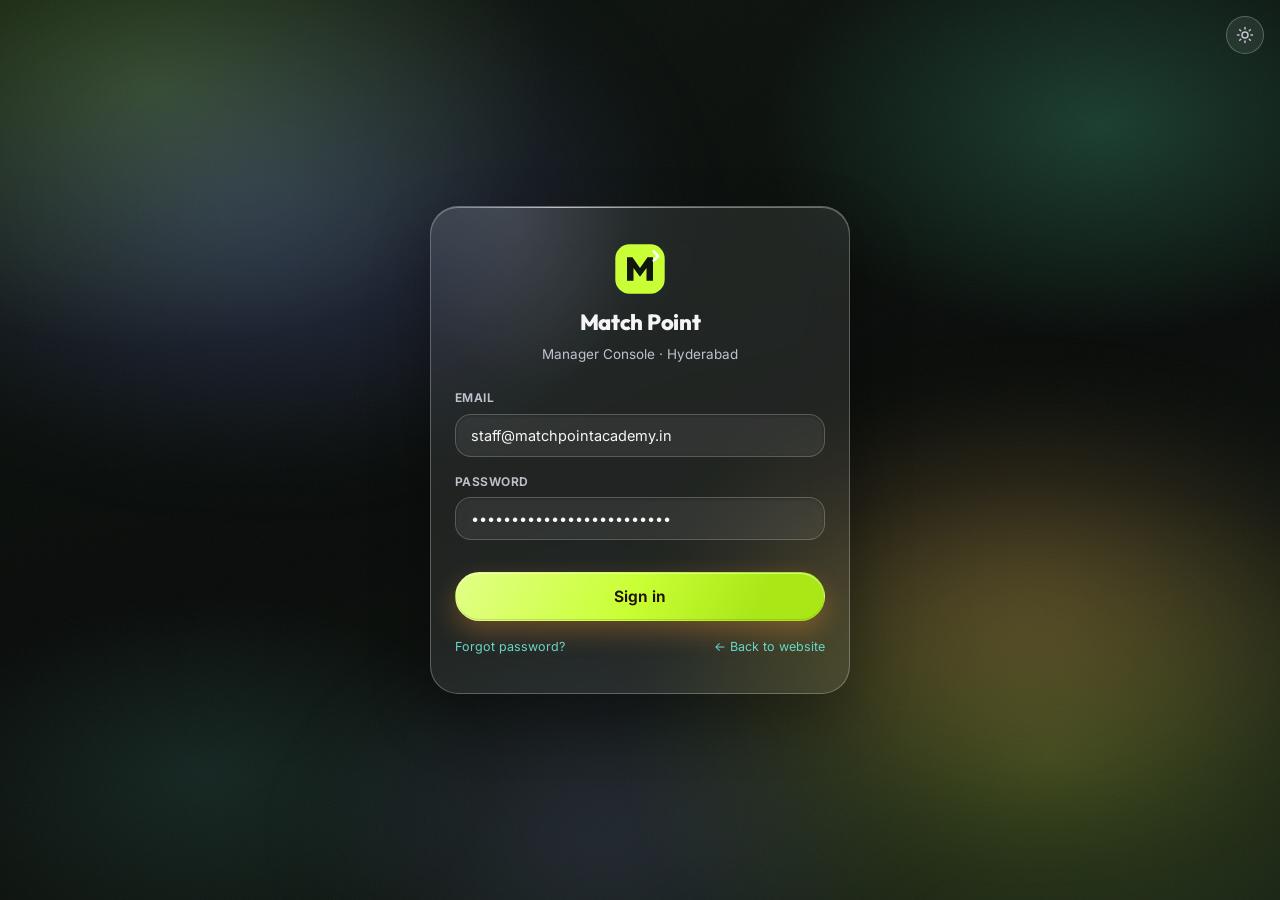
<file: login.html>
<!DOCTYPE html>
<html lang="en" data-theme="dark">
<head>
  <meta charset="UTF-8" />
  <meta name="viewport" content="width=device-width, initial-scale=1.0, viewport-fit=cover" />
  <meta name="theme-color" content="#0d0c1a" />
  <title>Staff Login — Match Point</title>
  <link rel="icon" type="image/svg+xml" href="assets/img/favicon.svg?v=2" />
  <link rel="preconnect" href="https://fonts.googleapis.com" />
  <link rel="preconnect" href="https://fonts.gstatic.com" crossorigin />
  <link href="https://fonts.googleapis.com/css2?family=Outfit:wght@500;600;700;800&family=Inter:wght@400;500;600;700&display=swap" rel="stylesheet" />
  <link rel="stylesheet" href="assets/css/glass.css?v=19" />
  <script>document.documentElement.dataset.theme = localStorage.getItem("mp-theme") || "dark"; document.documentElement.classList.add("lt-js");</script>
  <style>
    .login-wrap { min-height: 100dvh; display: grid; place-items: center; padding: var(--gap-4); }
    .login-card { width: min(420px, 100%); padding: var(--gap-5) var(--gap-4); text-align: center; }
    /* The full two-player emblem, boxless — the artwork fills its canvas,
       so no tile crops it. Theme-aware shadow keeps the white linework
       visible over light glass. */
    .login-card .mark { width: auto; height: auto; margin: 0 auto var(--gap-2); display: grid; place-items: center; }
    .login-card .mark img { width: 150px; height: auto; max-width: none;
      filter: drop-shadow(0 4px 14px rgba(0,0,0,.5)); }
    :root[data-theme="light"] .login-card .mark img {
      /* white players → ink, gold centre stays amber (filter from core.js) */
      filter: url(#mxInk); }
    .login-card h1 { font-size: 22px; font-weight: 800; }
    .login-card .sub { color: var(--ink-mid); font-size: 13.5px; margin-top: 5px; }
    .login-card form { display: flex; flex-direction: column; gap: var(--gap-3); margin-top: var(--gap-4); text-align: left; }
    .login-foot { margin-top: var(--gap-3); font-size: 12.5px; color: var(--ink-low); display: flex; justify-content: space-between; }
  </style>
</head>
<body>
  <div class="lt-bg" aria-hidden="true"></div>
  <button type="button" class="theme-toggle" style="position:fixed;top:16px;right:16px;z-index:70;"></button>

  <div class="login-wrap">
    <div class="glass login-card reveal in">
      <div class="mark" data-logo="52"></div>
      <h1>Match Point</h1>
      <p class="sub">Manager Console · Hyderabad</p>
      <form id="loginForm">
        <label class="field"><span>Email</span><input type="email" name="email" value="staff@matchpointacademy.in" placeholder="staff@matchpointacademy.in" autocomplete="username" /></label>
        <label class="field"><span>Password</span><input type="password" name="password" value="MatchPoint!NextLevel#2026" placeholder="••••••••" autocomplete="current-password" /></label>
        <div class="form-msg" id="msg" style="min-height:0;"></div>
        <button type="submit" class="btn btn-primary btn-block btn-lg">Sign in</button>
      </form>
      <div class="login-foot">
        <a href="#" id="forgot">Forgot password?</a>
        <a href="index.html">← Back to website</a>
      </div>
    </div>
  </div>

  <script src="assets/js/core.js?v=8"></script>
  <script src="assets/js/cloud.js?v=8"></script>
  <script>
    document.getElementById("loginForm").addEventListener("submit", function (e) {
      e.preventDefault();
      var d = new FormData(this);
      var msg = document.getElementById("msg");
      var email = String(d.get("email") || "").trim(), pw = String(d.get("password") || "").trim();
      if (!email || !pw) {
        msg.textContent = "Enter your email and password.";
        msg.className = "form-msg error";
        return;
      }
      function go() { LT.toast("Welcome back!"); setTimeout(function () { location.href = "dashboard.html"; }, 400); }
      try { localStorage.setItem("mp-last-email", email); } catch (err) {}
      LT_CLOUD.signIn(email, pw).then(function (s) {
        if (s.role !== "staff" && s.role !== "operator") {
          LT_CLOUD.signOut();
          msg.textContent = "This account has no staff access.";
          msg.className = "form-msg error";
          return;
        }
        go();
      }).catch(function (err) {
        msg.textContent = /no connection/.test(String(err.message)) ? "No connection — try again." : "Wrong email or password.";
        msg.className = "form-msg error";
      });
    });
    try { // remember the last signed-in email across visits
      var last = localStorage.getItem("mp-last-email");
      if (last) document.querySelector('[name="email"]').value = last;
    } catch (err) {}
    document.getElementById("forgot").addEventListener("click", function (e) {
      e.preventDefault();
      LT.toast("Ask the academy admin to reset your password.");
    });
  </script>
</body>
</html>
</file>
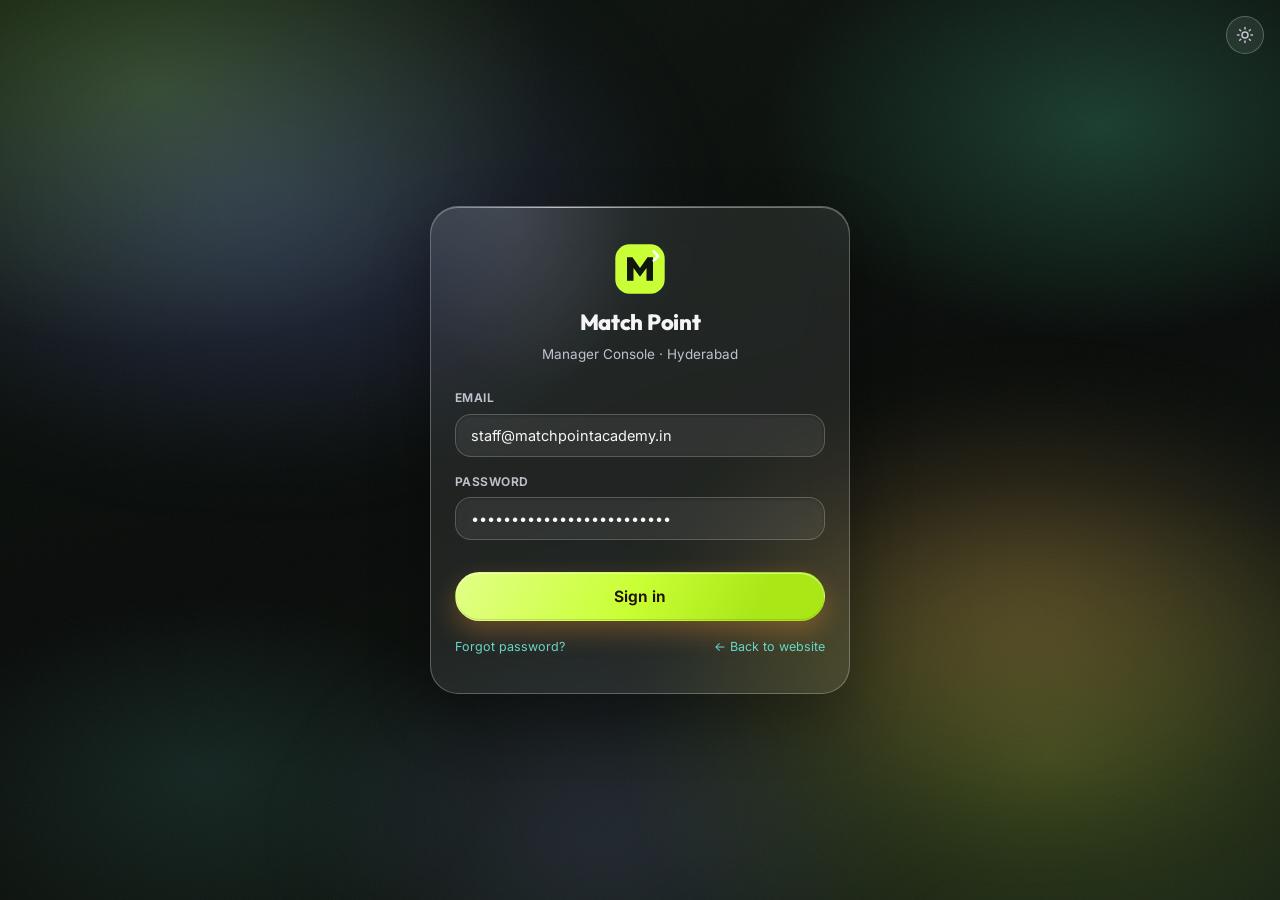
<file: players.html>
<!DOCTYPE html>
<html lang="en" data-theme="dark">
<head>
  <meta charset="UTF-8" />
  <meta name="viewport" content="width=device-width, initial-scale=1.0, viewport-fit=cover" />
  <meta name="theme-color" content="#0d0c1a" />
  <title>Members — Match Point</title>
  <link rel="icon" type="image/svg+xml" href="assets/img/favicon.svg?v=2" />
  <link rel="preconnect" href="https://fonts.googleapis.com" />
  <link rel="preconnect" href="https://fonts.gstatic.com" crossorigin />
  <link href="https://fonts.googleapis.com/css2?family=Outfit:wght@500;600;700;800&family=Inter:wght@400;500;600;700&display=swap" rel="stylesheet" />
  <link rel="stylesheet" href="assets/css/glass.css?v=19" />
  <script>document.documentElement.dataset.theme = localStorage.getItem("mp-theme") || "dark"; document.documentElement.classList.add("lt-js");</script>
  <style>
    .toolbar { display: flex; gap: var(--gap-2); flex-wrap: wrap; align-items: center; }
    .toolbar input[type="search"] { max-width: 280px; }
    .pl-name { display: flex; align-items: center; gap: 10px; }
    .pl-name .av { width: 32px; height: 32px; flex: none; border-radius: 50%; display: grid; place-items: center; font-size: 12px; font-weight: 700; color: #1c1503; background: var(--gold-grad); }
    .app-tray { display: flex; flex-direction: column; gap: 8px; }
    .app-row { display: flex; align-items: center; gap: 10px 14px; flex-wrap: wrap; padding: 10px 14px;
      border: 1px solid rgba(255, 156, 51, 0.35); background: rgba(255, 156, 51, 0.07); border-radius: var(--r-md); }
    .app-row .aq-who { font-weight: 700; color: var(--ink-hi); font-size: 13.5px; }
    .app-row .aq-what { font-size: 12.5px; color: var(--ink-mid); }
    .app-row .aq-when { font-size: 11.5px; color: var(--ink-faint); margin-left: auto; }
    .app-row .aq-call { font-size: 12.5px; font-weight: 700; color: var(--tx-gold); }
    .bstat-row { display: grid; grid-template-columns: repeat(4, 1fr); gap: 10px; }
    @media (max-width: 620px) { .bstat-row { grid-template-columns: 1fr 1fr; } }
    .bstat { border: 1px solid var(--tile-border); background: var(--tile-bg); border-radius: var(--r-md); padding: 12px 14px; }
    .bstat .k { font-size: 10.5px; font-weight: 700; letter-spacing: .06em; text-transform: uppercase; color: var(--ink-low); }
    .bstat .v { display: block; font-family: var(--font-display); font-weight: 800; font-size: 20px; color: var(--ink-hi); margin-top: 3px; }
    .bstat .s { font-size: 11px; color: var(--ink-faint); }
    .we-bar { display: flex; height: 6px; border-radius: 3px; overflow: hidden; margin-top: 6px; background: var(--line); }
    .we-bar i { display: block; height: 100%; }
    /* booking history: keep each row on one clean line and scroll the table
       sideways rather than wrapping cells; clip corners to the rounded card */
    .hist-wrap { overflow-x: auto; overflow-y: hidden; -webkit-overflow-scrolling: touch; border: 1px solid var(--line); }
    .hist-table { min-width: 540px; }
    .hist-table th, .hist-table td { white-space: nowrap; vertical-align: middle; }
    .hist-table td .faint { white-space: nowrap; }
    /* renewal reminders (WhatsApp) — lives with Members, not Finance */
    .rem-list { display: flex; flex-direction: column; gap: 8px; }
    .rem-item { display: flex; align-items: center; gap: 12px; padding: 10px 14px; border-radius: var(--r-md);
      border: 1px solid rgba(255, 107, 107, 0.32); background: rgba(255, 107, 107, 0.07); }
    :root[data-theme="light"] .rem-item { background: rgba(194, 56, 63, 0.07); }
    .rem-item.done { border-color: rgba(52, 211, 153, 0.4); background: rgba(52, 211, 153, 0.08); }
    .rem-item .av { width: 32px; height: 32px; flex: none; border-radius: 50%; display: grid; place-items: center;
      font-size: 12px; font-weight: 700; color: #1c1503; background: var(--gold-grad); }
    .rem-item .rm-body { flex: 1; min-width: 0; }
    .rem-item .rm-name { display: block; font-weight: 700; font-size: 14px; color: var(--ink-hi); white-space: nowrap; overflow: hidden; text-overflow: ellipsis; }
    .rem-item .rm-sub { display: block; font-size: 12px; margin-top: 1px; }
    .rem-item .rm-sub .late { color: var(--tx-red); font-weight: 700; }
    .rem-item .rm-sub .soon { color: var(--tx-gold); font-weight: 700; }
    .rem-item .rm-sub .sent { color: var(--tx-green); font-weight: 600; }
    .rem-empty { text-align: center; color: var(--ink-low); font-size: 13.5px; padding: var(--gap-3) var(--gap-2); }
    .rem-item.upcoming { border-color: rgba(255, 156, 51, 0.35); background: rgba(255, 156, 51, 0.07); }
    .rem-item .wa { flex: none; }
    .rem-upi { font-size: 11px; margin: -2px 0 10px; color: var(--ink-faint); }
    .rem-upi b { color: var(--tx-gold); font-weight: 700; }
    /* member detail */
    .md-stats { display: grid; grid-template-columns: repeat(3, 1fr); gap: 8px; margin: 2px 0 14px; }
    .md-facts { display: flex; flex-direction: column; margin-bottom: 4px; }
    .md-facts .f { display: flex; justify-content: space-between; gap: 12px; padding: 8px 0; border-bottom: 1px solid var(--line); font-size: 13px; }
    .md-facts .f:last-child { border-bottom: none; }
    .md-facts .f .k { color: var(--ink-low); }
    .md-facts .f .v { font-weight: 700; color: var(--ink-hi); text-align: right; }
    .md-actions { display: flex; gap: 8px; flex-wrap: wrap; margin-top: 16px; }
    .md-actions .btn { flex: 1; display: inline-flex; align-items: center; justify-content: center; gap: 6px; }
    tr.mem-row { cursor: pointer; }
    /* reminder history timeline (member detail) */
    .md-tl-head { display: flex; align-items: baseline; justify-content: space-between; gap: 8px; margin: 16px 0 8px; }
    .md-tl-head h3 { font-size: 13px; font-weight: 700; letter-spacing: .04em; text-transform: uppercase; color: var(--ink-low); }
    .md-tl-head .n { font-size: 11.5px; color: var(--ink-faint); }
    .md-tl { position: relative; margin-left: 4px; padding-left: 20px; max-height: 190px; overflow-y: auto; -webkit-overflow-scrolling: touch; }
    .md-tl::before { content: ""; position: absolute; left: 4px; top: 6px; bottom: 6px; width: 2px; background: var(--line); }
    .md-tl-item { position: relative; padding: 5px 0 11px; }
    .md-tl-item:last-child { padding-bottom: 2px; }
    .md-tl-item::before { content: ""; position: absolute; left: -20px; top: 6px; width: 9px; height: 9px; border-radius: 50%;
      background: var(--tx-green); border: 2px solid var(--glass-bg); box-sizing: content-box; }
    .md-tl-item.faded::before { background: var(--ink-faint); }
    .md-tl-when { font-size: 13px; font-weight: 650; color: var(--ink-hi); }
    .md-tl-sub { font-size: 11.5px; color: var(--ink-low); margin-top: 1px; }
    .md-tl-empty { font-size: 12.5px; color: var(--ink-low); padding: 4px 0 2px; }
    .rem-item.clickable { cursor: pointer; }
    .rem-item.clickable .rm-body { min-width: 0; }
  </style>
</head>
<body>
  <div class="lt-bg" aria-hidden="true"></div>

  <main class="lt-page">
    <div class="card-head" style="margin-bottom: 0;">
      <div>
        <div class="kicker">Roster</div>
        <h2>Members</h2>
        <div class="sub" id="countLine"></div>
      </div>
      <button class="btn btn-primary btn-sm" id="addBtn">+ Add member</button>
    </div>

    <div class="glass glass-card tight">
      <div class="toolbar">
        <input type="search" id="q" placeholder="Search members…" />
        <span class="lt-filter"><select id="programSelect" aria-label="Filter by program"></select></span>
      </div>
    </div>

    <!-- coaching applications from the website (cloud) -->
    <div class="glass glass-card tight hide" id="appCard">
      <div class="card-head" style="margin-bottom: 10px;">
        <div><div class="kicker">Enquiries</div><h2 style="font-size:16px;">New coaching applications</h2></div>
      </div>
      <div class="app-tray" id="appTray"></div>
    </div>

    <!-- renewal reminders (WhatsApp) — membership follow-ups belong with Members -->
    <div class="glass glass-card tight hide" id="remCard">
      <div class="card-head" style="margin-bottom: 10px;">
        <div><div class="kicker">Renewals</div><h2 style="font-size:16px;">WhatsApp reminders</h2></div>
        <button class="btn btn-glass btn-sm" id="remindAll">Send next ›</button>
      </div>
      <div class="rem-upi faint" id="remUpi"></div>
      <div class="rem-list" id="remList"></div>
    </div>

    <div class="glass">
      <div class="table-wrap">
        <table class="lt-table tight">
          <thead><tr><th>Member</th><th>Program</th><th>Phone</th><th>Joined</th><th>Valid till</th><th>Status</th></tr></thead>
          <tbody id="rows"></tbody>
        </table>
      </div>
    </div>

    <!-- court booking history (operational: last 30 days, filter by date) -->
    <div class="glass glass-card tight hide" id="histCard" style="margin-top: var(--gap-3);">
      <div class="card-head" style="margin-bottom: 10px;">
        <div><div class="kicker">Court bookings</div><h2 style="font-size:16px;">Booking history</h2></div>
        <div class="flex wrap" style="gap:8px;">
          <input type="date" id="histDate" style="width:auto;" />
          <button class="btn btn-glass btn-sm" id="histAll">Last 30 days</button>
        </div>
      </div>
      <div class="table-wrap hist-wrap">
        <table class="lt-table hist-table">
          <thead><tr><th>When</th><th>Court</th><th>Booked by</th><th>Source</th><th>Amount</th><th></th></tr></thead>
          <tbody id="histRows"></tbody>
        </table>
      </div>
    </div>
  </main>

  <!-- add member -->
  <div class="lt-modal-backdrop" id="amBackdrop">
    <div class="glass lt-modal" style="width: min(430px, 100%);">
      <div class="modal-head">
        <div><div class="kicker">Members</div><h2 style="font-size:20px;">Add a member</h2></div>
        <button class="btn btn-icon btn-ghost" id="amClose" aria-label="Close">✕</button>
      </div>
      <form id="amForm" class="lt-grid" style="gap: var(--gap-3);">
        <label class="field"><span>Name</span><input type="text" name="name" placeholder="Full name" required /></label>
        <label class="field"><span>Phone</span><input type="tel" name="phone" placeholder="98xxxxxxxx" required /></label>
        <label class="field"><span>Program</span><select name="program" id="amProgram"></select></label>
        <label class="field"><span>Playing at</span><select name="venue" id="amVenue"><option value="manikonda">Match Point · Manikonda</option></select></label>
        <label class="field"><span>Membership</span><div class="chip-row" id="amPlan"></div></label>
        <label class="field"><span>Start date</span><input type="date" name="joined" id="amJoined" /></label>
        <div class="form-msg" id="amMsg" style="min-height:0;"></div>
        <button class="btn btn-primary btn-block" type="submit">Add member</button>
      </form>
    </div>
  </div>

  <!-- member detail (lightweight) -->
  <div class="lt-modal-backdrop" id="mdBackdrop">
    <div class="glass lt-modal" style="width: min(440px, 100%);">
      <div class="modal-head">
        <div><div class="kicker">Member</div><h2 id="mdName" style="font-size:21px;"></h2></div>
        <button class="btn btn-icon btn-ghost" id="mdClose" aria-label="Close">✕</button>
      </div>
      <div id="mdBody"></div>
    </div>
  </div>

  <!-- edit member details -->
  <div class="lt-modal-backdrop" id="meBackdrop" style="z-index: 96;">
    <div class="glass lt-modal" style="width: min(430px, 100%);">
      <div class="modal-head">
        <div><div class="kicker">Members</div><h2 style="font-size:20px;">Edit details</h2></div>
        <button class="btn btn-icon btn-ghost" id="meClose" aria-label="Close">✕</button>
      </div>
      <form id="meForm" class="lt-grid" style="gap: var(--gap-3);">
        <label class="field"><span>Name</span><input type="text" name="name" required /></label>
        <label class="field"><span>Phone</span><input type="tel" name="phone" required /></label>
        <label class="field"><span>Program</span><select name="program" id="meProgram"></select></label>
        <label class="field"><span>Playing at</span><select name="venue"><option value="manikonda">Match Point · Manikonda</option></select></label>
        <div class="form-msg" id="meMsg" style="min-height:0;"></div>
        <button class="btn btn-primary btn-block" type="submit">Save changes</button>
      </form>
    </div>
  </div>

  <!-- record payment + renew (from a member) -->
  <div class="lt-modal-backdrop" id="mpBackdrop" style="z-index: 96;">
    <div class="glass lt-modal" style="width: min(400px, 100%);">
      <div class="modal-head">
        <div><div class="kicker">Record payment</div><h2 id="mpName" style="font-size:19px;"></h2></div>
        <button class="btn btn-icon btn-ghost" id="mpClose" aria-label="Close">✕</button>
      </div>
      <form id="mpForm" class="lt-grid" style="gap: var(--gap-3);">
        <label class="field"><span>Amount received</span><input type="number" name="amount" id="mpAmt" /></label>
        <label class="field"><span>Paid by</span>
          <div class="chip-row filters" id="mpMode">
            <button type="button" class="chip active" data-m="Cash">Cash</button>
            <button type="button" class="chip" data-m="UPI">UPI</button>
            <button type="button" class="chip" data-m="Card">Card</button>
          </div>
        </label>
        <label class="field"><span>Renew membership by</span>
          <div class="chip-row filters" id="mpDur">
            <button type="button" class="chip active" data-mo="1">1 month</button>
            <button type="button" class="chip" data-mo="3">3 months</button>
            <button type="button" class="chip" data-mo="6">6 months</button>
            <button type="button" class="chip" data-mo="0">Don't renew</button>
          </div>
        </label>
        <div class="form-msg" id="mpMsg" style="min-height:0;"></div>
        <button class="btn btn-primary btn-block" type="submit">Save payment</button>
      </form>
    </div>
  </div>

  <script src="assets/js/core.js?v=8"></script>
  <script src="assets/js/data.js?v=5"></script>
  <script src="assets/js/cloud.js?v=8"></script>
  <script>
    LT.auth.require();
    LT.managerShell("players.html");

    (function () {
      var filter = { q: "", program: "all" };
      // reminder history keyed by member id: [{ at: iso, upi: string }, …] newest-first
      var reminderHistory = {};

      var chips = [{ id: "all", name: "All programs" }].concat(LT_DATA.programs);
      var progSelect = document.getElementById("programSelect");
      progSelect.innerHTML = chips.map(function (p) {
        return '<option value="' + p.id + '">' + p.name + "</option>";
      }).join("");
      progSelect.addEventListener("change", function () {
        filter.program = this.value;
        render();
      });
      document.getElementById("q").addEventListener("input", function () { filter.q = this.value.toLowerCase(); render(); });

      function fmtD(iso) { return new Date(iso).toLocaleDateString("en-IN", { day: "numeric", month: "short", year: "2-digit" }); }
      function normPhone(p) { return String(p || "").replace(/\D/g, "").slice(-10); }

      // roster = seed members + any added on this device (merged, deduped by id).
      // Renewals recorded via "Record payment" are stored as per-member overrides
      // (new validTill + status) applied here so the roster reflects them at once.
      function localMembers() { return LT.store.read("members", []); }
      function memberOverrides() { return LT.store.read("member-overrides", {}); }
      // venue scope: the full merged roster narrowed to the current venue
      // scope BEFORE any downstream use (table, counts, reminder queue).
      function allMembers() { return LT.venue.filter(LT_ROSTER(), function (m) { return m.venue; }); }
      function memberById(id) { return allMembers().find(function (m) { return String(m.id) === String(id); }); }

      /* ---------- add member ---------- */
      var amBackdrop = document.getElementById("amBackdrop"), amPlan = 1;
      document.getElementById("amProgram").innerHTML = LT_DATA.programs.map(function (p) {
        return '<option value="' + p.id + '">' + p.name + "</option>";
      }).join("");
      document.getElementById("amPlan").innerHTML = LT_DATA.plans.map(function (pl, i) {
        return '<button type="button" class="chip' + (i === 0 ? " active" : "") + '" data-m="' + pl.months + '">' + pl.label + "</button>";
      }).join("");
      document.getElementById("amPlan").addEventListener("click", function (e) {
        var b = e.target.closest(".chip"); if (!b) return;
        amPlan = +b.dataset.m;
        this.querySelectorAll(".chip").forEach(function (c) { c.classList.toggle("active", c === b); });
      });
      document.getElementById("amJoined").value = LT.today();
      document.getElementById("addBtn").addEventListener("click", function () {
        document.getElementById("amForm").reset();
        document.getElementById("amJoined").value = LT.today();
        // default the venue to the current scope (scoped staff mostly add
        // members at their own branch; "all" keeps the first option)
        if (LT.venue.get() !== "all") document.getElementById("amVenue").value = LT.venue.get();
        amPlan = 1;
        document.getElementById("amPlan").querySelectorAll(".chip").forEach(function (c, i) { c.classList.toggle("active", i === 0); });
        document.getElementById("amMsg").textContent = "";
        amBackdrop.classList.add("open");
      });
      document.getElementById("amClose").addEventListener("click", function () { amBackdrop.classList.remove("open"); });
      amBackdrop.addEventListener("click", function (e) { if (e.target === amBackdrop) amBackdrop.classList.remove("open"); });
      document.getElementById("amForm").addEventListener("submit", function (e) {
        e.preventDefault();
        var f = new FormData(this);
        var amMsg = document.getElementById("amMsg");
        var name = (f.get("name") || "").trim(), phone = (f.get("phone") || "").trim();
        if (!name) { amMsg.textContent = "Please enter the member's name."; amMsg.className = "form-msg error"; return; }
        if (phone.replace(/\D/g, "").length < 10) { amMsg.textContent = "Please enter a valid 10-digit phone number."; amMsg.className = "form-msg error"; return; }
        amMsg.textContent = "";
        var joined = f.get("joined") || LT.today();
        var vt = new Date(joined); vt.setMonth(vt.getMonth() + amPlan);
        var m = {
          id: "M" + Date.now(), name: name, phone: phone,
          program: f.get("program") || LT_DATA.programs[0].id, venue: f.get("venue") || "manikonda",
          joined: joined, validTill: LT.isoDate(vt), status: "active",
        };
        var mem = localMembers(); mem.push(m); LT.store.write("members", mem);
        if (window.LT_CLOUD && LT_CLOUD.addMember) LT_CLOUD.addMember(m);
        amBackdrop.classList.remove("open");
        LT.toast("✓ " + m.name.split(" ")[0] + " added to the roster");
        render();
        paintReminders();
      });

      // full reminder history (cloud) → grouped by member for the timeline
      if (window.LT_CLOUD && LT_CLOUD.fetchReminders) {
        LT_CLOUD.fetchReminders().then(function (rows) {
          if (!rows) return;
          var by = {};
          rows.forEach(function (r) {
            var k = String(r.member_id);
            (by[k] = by[k] || []).push({ at: r.sent_at, upi: r.upi_used, channel: r.channel });
          });
          Object.keys(by).forEach(function (k) {
            by[k].sort(function (a, b) { return new Date(b.at) - new Date(a.at); });
          });
          reminderHistory = by;
          if (mdBackdrop.classList.contains("open") && openMemberId) openMember(openMemberId);
        });
      }

      // website coaching applications land in the cloud — surface them here
      if (window.LT_CLOUD) {
        LT_CLOUD.fetchApplications(10).then(function (rows) {
          if (!rows || !rows.length) return;
          var progName = function (id) {
            var p = LT_DATA.programs.find(function (x) { return x.id === id; });
            return p ? p.name : (id || "Any program");
          };
          document.getElementById("appTray").innerHTML = rows.map(function (a) {
            return '<div class="app-row"><span class="aq-who">' + LT.esc(a.name) + "</span>" +
              '<span class="aq-what">' + LT.esc(progName(a.program)) + (a.slot ? " · " + LT.esc(a.slot) : "") +
              (a.trial_date ? " · trial " + fmtD(a.trial_date) : "") + "</span>" +
              (a.phone ? '<a class="aq-call" href="https://wa.me/91' + String(a.phone).replace(/\D/g, "").slice(-10) + '">WhatsApp →</a>' : "") +
              '<span class="aq-when">' + fmtD(a.created_at) + "</span></div>";
          }).join("");
          document.getElementById("appCard").classList.remove("hide");
        });

        // court booking history — operational list of the last 30 days,
        // filterable by date (defaults to today). Transactional, NOT the
        // aggregate booker analytics (those stay in the operator console).
        var histAll = [];
        function timeLabel(h) { var ap = h >= 12 ? "PM" : "AM"; var v = h % 12 || 12; return v + " " + ap; }
        function renderHistory(dateFilter) {
          var list = histAll.filter(function (b) { return !dateFilter || b.date === dateFilter; });
          list.sort(function (a, b) { return a.date === b.date ? b.hour - a.hour : (a.date < b.date ? 1 : -1); });
          var host = document.getElementById("histRows");
          if (!list.length) {
            host.innerHTML = '<tr><td colspan="6"><div class="empty-state">No bookings ' + (dateFilter ? "on this date." : "in the last 30 days.") + "</div></td></tr>";
            return;
          }
          host.innerHTML = list.map(function (b) {
            var wa = b.phone ? '<a class="btn btn-glass btn-sm" href="https://wa.me/91' + String(b.phone).replace(/\D/g, "").slice(-10) + '" target="_blank" rel="noopener">WhatsApp</a>' : "";
            return "<tr><td>" + fmtD(b.date) + '<br /><span class="faint" style="font-size:11.5px;">' + timeLabel(b.hour) + "</span></td>" +
              "<td class='num'>" + LT.esc(b.court || "—") + "</td>" +
              "<td class='t-name'>" + LT.esc(b.name) + (b.phone ? '<br /><span class="faint" style="font-size:11.5px;">' + LT.esc(b.phone) + "</span>" : "") + "</td>" +
              "<td>" + LT.esc(b.source || "Website") + "</td>" +
              "<td class='num gold'>" + LT.fmtINR(b.amount) + "</td>" +
              "<td>" + wa + "</td></tr>";
          }).join("");
        }
        var histSince = new Date(); histSince.setDate(histSince.getDate() - 30);
        LT_CLOUD.fetchBookings(LT.isoDate(histSince)).then(function (rows) {
          // scope the history to the current venue (court prefix R/U is the
          // fallback key for rows that don't carry sport/venue)
          histAll = LT.venue.filter(
            (rows || []).filter(function (b) { return b.status !== "cancelled"; }),
            function (b) { return b.sport || LT_SLOTS.venueOf(b.court); }
          );
          var today = LT.today();
          var histDate = document.getElementById("histDate");
          histDate.value = today;
          renderHistory(today);
          histDate.addEventListener("change", function () { renderHistory(this.value); });
          document.getElementById("histAll").addEventListener("click", function () { document.getElementById("histDate").value = ""; renderHistory(null); });
          document.getElementById("histCard").classList.remove("hide");
        });
      }

      function render() {
        var all = allMembers();
        var list = all.filter(function (m) {
          if (filter.program !== "all" && m.program !== filter.program) return false;
          if (filter.q && m.name.toLowerCase().indexOf(filter.q) === -1) return false;
          return true;
        });
        document.getElementById("countLine").textContent = list.length + " of " + all.length + " members" +
          (LT.venue.get() === "all" ? "" : " · " + LT.venue.label());
        document.getElementById("rows").innerHTML = list.map(function (m) {
          var p = LT_DATA.programs.find(function (x) { return x.id === m.program; });
          var v = LT_DATA.sports[m.venue];
          var venueTag = v ? ' · <span class="cell-tag gold" style="font-size:11.5px;">' + v.short + "</span>" : "";
          var pill = m.status === "due" ? '<span class="cell-status red">Renewal due</span>' : '<span class="cell-status green">Active</span>';
          return '<tr class="mem-row" data-mid="' + m.id + '">' +
            '<td><div class="pl-name"><span class="av">' + LT.initials(m.name) + '</span><span class="t-name">' + LT.esc(m.name) + "</span></div></td>" +
            "<td>" + (p ? p.name : "—") + venueTag + '</td><td class="num">' + LT.esc(m.phone) + "</td>" +
            "<td>" + fmtD(m.joined) + "</td><td>" + fmtD(m.validTill) + "</td><td>" + pill + "</td></tr>";
        }).join("") || '<tr><td colspan="6"><div class="empty-state">No members match your search.</div></td></tr>';
      }
      document.getElementById("rows").addEventListener("click", function (e) {
        var row = e.target.closest(".mem-row"); if (row) openMember(row.dataset.mid);
      });

      /* ---------- member detail (lightweight, on-tap) ---------- */
      var mdBackdrop = document.getElementById("mdBackdrop"), openMemberId = null;
      // merged reminder history for a member: cloud log + a same-day local send
      // that may not be in the last cloud fetch yet. Newest first.
      function memberReminders(m) {
        var list = (reminderHistory[String(m.id)] || []).slice();
        var localLast = (LT.store.read("reminders", {}) || {})[m.id];
        if (localLast && !list.some(function (r) { return Math.abs(new Date(r.at) - new Date(localLast)) < 60000; })) {
          list.push({ at: localLast, upi: null, channel: "whatsapp" });
        }
        return list.sort(function (a, b) { return new Date(b.at) - new Date(a.at); });
      }
      function relDay(iso) {
        var d = new Date(iso);
        var days = Math.round((new Date(LT.isoDate(d)) - new Date(LT.today())) / 864e5);
        return {
          rel: days === 0 ? "Today" : days === -1 ? "Yesterday" : (-days) + " days ago",
          time: d.toLocaleTimeString("en-IN", { hour: "numeric", minute: "2-digit" }),
          date: d.toLocaleDateString("en-IN", { day: "numeric", month: "short", year: "2-digit" }),
        };
      }
      function memberStats(m) {
        var ph = normPhone(m.phone);
        var bk = (LT_DATA.bookings || []).concat(typeof histAll !== "undefined" ? histAll : [])
          .filter(function (b) { return ph && normPhone(b.phone) === ph && b.status !== "cancelled"; });
        // seed + app-recorded payments, so "Paid to date" includes desk renewals
        var paid = (LT_DATA.payments || []).concat(LT.store.read("payments", []) || [])
          .filter(function (p) { return p.name === m.name; })
          .reduce(function (s, p) { return s + (p.amount || 0); }, 0);
        var att = 0;
        for (var i = 0; i < 30; i++) {
          var iso = LT.isoDate(new Date(Date.now() - i * 864e5));
          if ((LT.store.read("att-" + iso, []) || []).map(String).indexOf(String(m.id)) !== -1) att++;
        }
        return { bookings: bk.length, paid: paid, attendance: att };
      }
      function openMember(id) {
        var m = memberById(id); if (!m) return;
        openMemberId = id;
        var p = LT_DATA.programs.find(function (x) { return x.id === m.program; });
        var s = memberStats(m);
        var hist = memberReminders(m);
        var tlHtml = hist.length
          ? hist.map(function (r, i) {
              var rd = relDay(r.at);
              return '<div class="md-tl-item' + (i === 0 ? "" : " faded") + '">' +
                '<div class="md-tl-when">' + rd.rel + ' · ' + rd.date + '</div>' +
                '<div class="md-tl-sub">WhatsApp · ' + rd.time + (r.upi ? ' · paid to ' + LT.esc(r.upi) : "") + '</div></div>';
            }).join("")
          : '<div class="md-tl-empty">No reminders sent yet.</div>';
        var daysLeft = Math.round((new Date(m.validTill) - new Date(LT.today())) / 864e5);
        var validTxt = daysLeft < 0 ? '<span style="color:var(--tx-red);">' + (-daysLeft) + "d overdue</span>"
          : daysLeft <= 3 ? '<span style="color:var(--tx-gold);">in ' + daysLeft + "d</span>" : "in " + daysLeft + "d";
        var joinedDays = Math.max(0, Math.round((new Date(LT.today()) - new Date(m.joined)) / 864e5));
        var months = Math.floor(joinedDays / 30);
        var tenure = months >= 1 ? months : joinedDays;
        var tenureUnit = months >= 1 ? (months === 1 ? "month" : "months") : (joinedDays === 1 ? "day" : "days");
        document.getElementById("mdName").textContent = m.name;
        document.getElementById("mdBody").innerHTML =
          '<div class="md-stats">' +
            '<div class="bstat"><span class="k">Attendance</span><span class="v">' + s.attendance + '</span><span class="s">last 30d</span></div>' +
            '<div class="bstat"><span class="k">Member for</span><span class="v">' + tenure + '</span><span class="s">' + tenureUnit + '</span></div>' +
            '<div class="bstat"><span class="k">Paid</span><span class="v" style="font-size:16px;">' + LT.fmtINR(s.paid) + '</span><span class="s">to date</span></div>' +
          "</div>" +
          '<div class="md-facts">' +
            '<div class="f"><span class="k">Program</span><span class="v">' + (p ? p.name : "—") + "</span></div>" +
            '<div class="f"><span class="k">Venue</span><span class="v">' + (LT_DATA.sports[m.venue] ? LT_DATA.sports[m.venue].label : "—") + "</span></div>" +
            '<div class="f"><span class="k">Phone</span><span class="v">' + LT.esc(m.phone) + "</span></div>" +
            '<div class="f"><span class="k">Joined</span><span class="v">' + fmtD(m.joined) + "</span></div>" +
            '<div class="f"><span class="k">Renews</span><span class="v">' + fmtD(m.validTill) + " · " + validTxt + "</span></div>" +
            '<div class="f"><span class="k">Last reminded</span><span class="v">' + (hist.length ? relDay(hist[0].at).rel : "Never") + "</span></div>" +
          "</div>" +
          '<div class="md-tl-head"><h3>Reminder history</h3>' + (hist.length ? '<span class="n">' + hist.length + " sent</span>" : "") + "</div>" +
          '<div class="md-tl">' + tlHtml + "</div>" +
          '<div class="md-actions">' +
            '<button class="btn btn-primary" data-md-remind="' + m.id + '">' +
              '<svg viewBox="0 0 24 24" fill="currentColor" style="width:15px;height:15px;"><path d="M12.05 0C5.5 0 .16 5.34.16 11.9c0 2.1.55 4.14 1.6 5.95L.06 24l6.3-1.65a11.9 11.9 0 0 0 5.69 1.45c6.55 0 11.89-5.34 11.9-11.9C23.94 5.34 18.6 0 12.05 0m6.99 16.94c-.3.83-1.5 1.53-2.08 1.62-.53.08-1.2.11-1.94-.12-.45-.14-1.02-.33-1.76-.65-3.1-1.34-5.12-4.46-5.27-4.66-.15-.2-1.26-1.67-1.26-3.19s.8-2.27 1.08-2.58c.28-.31.61-.39.81-.39h.58c.19 0 .44-.07.68.52.25.6.85 2.06.92 2.21.08.15.13.33.03.53-.1.2-.15.32-.3.5-.14.17-.3.38-.44.51-.15.15-.3.3-.13.6.17.29.77 1.27 1.65 2.05 1.14 1.02 2.1 1.33 2.4 1.48.29.15.46.12.63-.07.2-.22.72-.84.91-1.13.2-.3.4-.25.66-.15.28.1 1.74.82 2.04.97.3.15.5.22.57.35.07.12.07.71-.23 1.54"/></svg>' +
              " Remind</button>" +
            '<button class="btn btn-glass" data-md-pay="' + m.id + '">Record payment</button>' +
            '<button class="btn btn-glass" data-md-edit="' + m.id + '">Edit details</button>' +
            '<a class="btn btn-glass" href="progress.html?player=' + m.id + '">Player progress</a>' +
          "</div>";
        mdBackdrop.classList.add("open");
      }
      document.getElementById("mdClose").addEventListener("click", function () { mdBackdrop.classList.remove("open"); openMemberId = null; });
      mdBackdrop.addEventListener("click", function (e) { if (e.target === mdBackdrop) { mdBackdrop.classList.remove("open"); openMemberId = null; } });
      document.getElementById("mdBody").addEventListener("click", function (e) {
        var rem = e.target.closest("[data-md-remind]"), pay = e.target.closest("[data-md-pay]"), edit = e.target.closest("[data-md-edit]");
        if (!rem && !pay && !edit) return;
        var m = memberById(rem ? rem.dataset.mdRemind : pay ? pay.dataset.mdPay : edit.dataset.mdEdit);
        if (!m) return;
        // keep the popup open so the new reminder appears in the timeline in
        // place (WhatsApp opens in its own tab/app either way)
        if (rem) openWhatsApp(m, Math.round((new Date(m.validTill) - new Date(LT.today())) / 864e5));
        else if (pay) openPay(m);
        else openEdit(m);
      });

      /* ---------- edit member (name / phone / program / venue overrides) ---------- */
      var meBackdrop = document.getElementById("meBackdrop"), meMember = null;
      document.getElementById("meProgram").innerHTML = LT_DATA.programs.map(function (p) {
        return '<option value="' + p.id + '">' + p.name + "</option>";
      }).join("");
      function openEdit(m) {
        meMember = m;
        var f = document.getElementById("meForm");
        f.querySelector('[name="name"]').value = m.name;
        f.querySelector('[name="phone"]').value = m.phone || "";
        f.querySelector('[name="program"]').value = m.program || LT_DATA.programs[0].id;
        f.querySelector('[name="venue"]').value = m.venue || "manikonda";
        document.getElementById("meMsg").textContent = "";
        meBackdrop.classList.add("open");
      }
      document.getElementById("meClose").addEventListener("click", function () { meBackdrop.classList.remove("open"); });
      meBackdrop.addEventListener("click", function (e) { if (e.target === meBackdrop) meBackdrop.classList.remove("open"); });
      document.getElementById("meForm").addEventListener("submit", function (e) {
        e.preventDefault();
        var m = meMember; if (!m) return;
        var f = new FormData(this), meMsg = document.getElementById("meMsg");
        var name = (f.get("name") || "").trim(), phone = (f.get("phone") || "").trim();
        if (!name) { meMsg.textContent = "Please enter the member's name."; meMsg.className = "form-msg error"; return; }
        if (phone.replace(/\D/g, "").length < 10) { meMsg.textContent = "Please enter a valid 10-digit phone number."; meMsg.className = "form-msg error"; return; }
        // overrides merge over seed AND locally-added members via LT_ROSTER,
        // so the change shows everywhere (roster, attendance, progress, dues)
        var ov = memberOverrides();
        ov[m.id] = Object.assign({}, ov[m.id], {
          name: name, phone: phone,
          program: f.get("program") || m.program, venue: f.get("venue") || m.venue,
        });
        LT.store.write("member-overrides", ov);
        if (window.LT_CLOUD && LT_CLOUD.updateMember) LT_CLOUD.updateMember(m.id, ov[m.id]);
        meBackdrop.classList.remove("open");
        LT.toast("✓ " + name.split(" ")[0] + "’s details updated");
        render(); paintReminders();
        if (mdBackdrop.classList.contains("open")) openMember(m.id);
      });

      /* ---------- record payment + renew (cash / UPI / card at the desk) ---------- */
      var mpBackdrop = document.getElementById("mpBackdrop"), mpMode = "Cash", mpDur = 1, mpMember = null;
      function chipGroup(hostId, attr, set) {
        document.getElementById(hostId).addEventListener("click", function (e) {
          var b = e.target.closest(".chip"); if (!b) return;
          this.querySelectorAll(".chip").forEach(function (c) { c.classList.toggle("active", c === b); });
          set(b.dataset[attr]);
        });
      }
      chipGroup("mpMode", "m", function (v) { mpMode = v; });
      chipGroup("mpDur", "mo", function (v) {
        mpDur = +v;
        // the suggested amount tracks the chosen duration (staff can still edit)
        var pl = LT_DATA.plans.find(function (p) { return p.months === mpDur; });
        if (pl) document.getElementById("mpAmt").value = pl.amount;
      });
      function openPay(m) {
        mpMember = m; mpMode = "Cash"; mpDur = 1;
        document.getElementById("mpName").textContent = m.name;
        document.getElementById("mpAmt").value = renewalAmount();
        document.querySelectorAll("#mpMode .chip").forEach(function (c, i) { c.classList.toggle("active", i === 0); });
        document.querySelectorAll("#mpDur .chip").forEach(function (c, i) { c.classList.toggle("active", i === 0); });
        document.getElementById("mpMsg").textContent = "";
        mpBackdrop.classList.add("open");
      }
      document.getElementById("mpClose").addEventListener("click", function () { mpBackdrop.classList.remove("open"); });
      mpBackdrop.addEventListener("click", function (e) { if (e.target === mpBackdrop) mpBackdrop.classList.remove("open"); });
      document.getElementById("mpForm").addEventListener("submit", function (e) {
        e.preventDefault();
        var m = mpMember; if (!m) return;
        var mpMsg = document.getElementById("mpMsg");
        var amt = +document.getElementById("mpAmt").value || 0;
        if (amt <= 0) { mpMsg.textContent = "Enter the amount received (₹1 or more)."; mpMsg.className = "form-msg error"; return; }
        mpMsg.textContent = "";
        var p = LT_DATA.programs.find(function (x) { return x.id === m.program; });
        // 1) log the payment (cloud ledger + local so Finance shows it at once)
        var pay = { ref: "P-" + Date.now(), venue: m.venue || null, name: m.name, type: "Membership",
          detail: (p ? p.name : "Membership") + (mpDur ? " · " + mpDur + "mo renewal" : ""), amount: amt, mode: mpMode, on: LT.today() };
        var local = LT.store.read("payments", []); local.unshift(pay); LT.store.write("payments", local);
        if (window.LT_CLOUD && LT_CLOUD.addPayment) LT_CLOUD.addPayment(pay);
        // 2) renew: extend validity from max(today, current) by the chosen months
        if (mpDur > 0) {
          var from = new Date(Math.max(new Date(m.validTill).getTime(), new Date(LT.today()).getTime()));
          from.setMonth(from.getMonth() + mpDur);
          var ov = memberOverrides(); ov[m.id] = { validTill: LT.isoDate(from), status: "active" }; LT.store.write("member-overrides", ov);
        }
        mpBackdrop.classList.remove("open");
        LT.toast("✓ ₹" + amt.toLocaleString("en-IN") + " recorded" + (mpDur ? " · membership renewed" : ""));
        render(); paintReminders();
        if (mdBackdrop.classList.contains("open")) openMember(m.id);
      });

      /* ================= renewal reminders (WhatsApp) =================
         Heads-up 2 days before renewal, due-day/overdue chasers after.
         Send opens WhatsApp with the message prefilled; the UPI ID in the
         payment line rotates by day-of-month window (see LT_DATA.billing). */
      function reminders() { return LT.store.read("reminders", {}); }
      function activeUpi() {
        var b = LT_DATA.billing;
        return b.upiIds[Math.floor((new Date().getDate() - 1) / b.upiWindowDays) % b.upiIds.length];
      }
      function renewalAmount() { return LT_DATA.plans[0].amount; }
      function renewalQueue() {
        return allMembers().map(function (m) {
          var daysTo = Math.round((new Date(m.validTill) - new Date(LT.today())) / 864e5);
          return { m: m, daysTo: daysTo };
        }).filter(function (x) { return x.daysTo <= 2; }).sort(function (a, b) { return a.daysTo - b.daysTo; });
      }
      function niceDate(iso) { return new Date(iso).toLocaleDateString("en-IN", { day: "numeric", month: "long" }); }
      // one tappable https link → pay.html (renders a QR + UPI-app buttons that
      // work on BOTH iPhone and Android, unlike a bare upi:// link)
      function payLink(amt, note) {
        var b = LT_DATA.billing, upi = activeUpi();
        var base = location.origin + location.pathname.replace(/[^/]*$/, "") + "pay.html";
        return base + "?pa=" + encodeURIComponent(upi) + "&pn=" + encodeURIComponent(b.payee) +
          "&am=" + amt + "&tn=" + encodeURIComponent(note);
      }
      function waMessage(m, daysTo) {
        // members can carry an unresolved program id (cloud sync / missing pick)
        var p = LT_DATA.programs.find(function (x) { return x.id === m.program; }) || { name: "Match Point" };
        var upi = activeUpi(), amt = renewalAmount();
        var at = LT_DATA.sports[m.venue] ? LT_DATA.sports[m.venue].label : "Match Point";
        var first = m.name.split(" ")[0], when = niceDate(m.validTill);
        var opening = daysTo > 0
          ? "Hi " + first + "! 🏸 A quick heads-up — your " + p.name + " membership at " + at + " renews on " + when + " (in " + daysTo + (daysTo === 1 ? " day" : " days") + ")."
          : daysTo === 0
            ? "Hi " + first + "! 🏸 Your " + p.name + " membership at " + at + " renews today, " + when + "."
            : "Hi " + first + ", your " + p.name + " membership at " + at + " was due on " + when + " (" + (-daysTo) + (daysTo === -1 ? " day" : " days") + " ago). Renew to keep your sessions going.";
        return opening +
          "\n\nAmount: ₹" + amt.toLocaleString("en-IN") +
          "\nPay in one tap 👉 " + payLink(amt, p.name + " renewal") +
          "\n(or UPI to " + upi + ")" +
          "\n\nSee you on court! 🏸";
      }
      function openWhatsApp(m, daysTo) {
        var phone = "91" + String(m.phone).replace(/\D/g, "").slice(-10);
        window.open("https://wa.me/" + phone + "?text=" + encodeURIComponent(waMessage(m, daysTo)), "_blank", "noopener");
        var now = new Date().toISOString(), upi = activeUpi();
        var rem = reminders(); rem[m.id] = now; LT.store.write("reminders", rem);
        // reflect it in the timeline right away (cloud confirms on next load)
        var k = String(m.id);
        (reminderHistory[k] = reminderHistory[k] || []).unshift({ at: now, upi: upi, channel: "whatsapp" });
        if (window.LT_CLOUD) { LT_CLOUD.logReminder(m.id, upi); LT_CLOUD.track("reminder_sent", { daysTo: daysTo }); }
        LT.toast("WhatsApp opened for " + m.name.split(" ")[0] + " ✓");
        paintReminders();
        if (mdBackdrop.classList.contains("open") && openMemberId) openMember(openMemberId);
      }
      function downloadNotice(m, daysTo) {
        var p = LT_DATA.programs.find(function (x) { return x.id === m.program; });
        var b = LT_DATA.billing, upi = activeUpi(), amt = renewalAmount(), c = LT_DATA.contact;
        var html = "<html xmlns:o='urn:schemas-microsoft-com:office:office' xmlns:w='urn:schemas-microsoft-com:office:word'>" +
          "<head><meta charset='utf-8'><title>Renewal Notice</title></head>" +
          "<body style='font-family:Georgia,serif;color:#1a1a1a;'>" +
          "<h1 style='color:#0d0c1a;margin-bottom:0;'>MATCH POINT</h1>" +
          "<p style='color:#5f8500;font-weight:bold;margin-top:2px;'>Train • Compete • Grow</p>" +
          "<hr style='border:1px solid #79a900;'/><h2>Membership Renewal Notice</h2>" +
          "<p>Date: " + niceDate(LT.today()) + "</p><p>Dear " + m.name + ",</p>" +
          "<p>Your <b>" + p.name + "</b> membership " +
          (daysTo >= 0 ? "is due for renewal on <b>" + niceDate(m.validTill) + "</b>." :
            "was due for renewal on <b>" + niceDate(m.validTill) + "</b>. Kindly renew at the earliest to continue your sessions.") + "</p>" +
          "<table border='1' cellpadding='8' cellspacing='0' style='border-collapse:collapse;'>" +
          "<tr><td><b>Renewal amount</b></td><td>₹" + amt.toLocaleString("en-IN") + "</td></tr>" +
          "<tr><td><b>Pay by UPI</b></td><td>" + upi + " (" + b.payee + ")</td></tr>" +
          "<tr><td><b>Cash / card</b></td><td>At the front desk, 6 AM – 12 AM daily</td></tr></table>" +
          "<p>Questions? Call " + c.phone + ".</p><p>— Match Point Front Desk<br/>" + c.address + "</p></body></html>";
        var a = document.createElement("a");
        a.href = URL.createObjectURL(new Blob(["﻿", html], { type: "application/msword" }));
        a.download = "Match Point-Renewal-Notice-" + m.name.replace(/\s+/g, "-") + ".doc";
        a.click(); URL.revokeObjectURL(a.href);
      }
      function paintReminders() {
        var rem = reminders(), queue = renewalQueue(), host = document.getElementById("remList");
        document.getElementById("remCard").classList.remove("hide");
        document.getElementById("remUpi").innerHTML = "Paid to <b>" + activeUpi() + "</b>";
        if (!queue.length) { host.innerHTML = '<div class="rem-empty">Everyone is paid up 🏸</div>'; return; }
        host.innerHTML = queue.map(function (x) {
          var m = x.m, daysTo = x.daysTo;
          var when = rem[m.id];
          var today = when && LT.isoDate(new Date(when)) === LT.today();
          var stateHtml = daysTo > 0
            ? '<span class="soon">Renews in ' + daysTo + (daysTo === 1 ? " day" : " days") + "</span>"
            : '<span class="late">' + (daysTo === 0 ? "Due today" : -daysTo + (daysTo === -1 ? " day" : " days") + " overdue") + "</span>";
          return '<div class="rem-item clickable' + (daysTo > 0 ? " upcoming" : "") + (today ? " done" : "") + '" data-open="' + m.id + '" role="button" tabindex="0" title="View member & reminder history">' +
            '<span class="av">' + LT.initials(m.name) + "</span>" +
            '<span class="rm-body"><span class="rm-name">' + LT.esc(m.name) + "</span>" +
            '<span class="rm-sub">' + stateHtml + (today ? ' · <span class="sent">sent ✓</span>' : "") + "</span></span>" +
            '<button class="btn btn-primary btn-sm wa" data-wa="' + m.id + '">' +
            '<svg viewBox="0 0 24 24" fill="currentColor" style="width:15px;height:15px;"><path d="M12.05 0C5.5 0 .16 5.34.16 11.9c0 2.1.55 4.14 1.6 5.95L.06 24l6.3-1.65a11.9 11.9 0 0 0 5.69 1.45c6.55 0 11.89-5.34 11.9-11.9C23.94 5.34 18.6 0 12.05 0m6.99 16.94c-.3.83-1.5 1.53-2.08 1.62-.53.08-1.2.11-1.94-.12-.45-.14-1.02-.33-1.76-.65-3.1-1.34-5.12-4.46-5.27-4.66-.15-.2-1.26-1.67-1.26-3.19s.8-2.27 1.08-2.58c.28-.31.61-.39.81-.39h.58c.19 0 .44-.07.68.52.25.6.85 2.06.92 2.21.08.15.13.33.03.53-.1.2-.15.32-.3.5-.14.17-.3.38-.44.51-.15.15-.3.3-.13.6.17.29.77 1.27 1.65 2.05 1.14 1.02 2.1 1.33 2.4 1.48.29.15.46.12.63-.07.2-.22.72-.84.91-1.13.2-.3.4-.25.66-.15.28.1 1.74.82 2.04.97.3.15.5.22.57.35.07.12.07.71-.23 1.54"/></svg>' +
            " Send</button></div>";
        }).join("");
      }
      document.getElementById("remList").addEventListener("click", function (e) {
        // Send button → open WhatsApp; anywhere else on the row → member popup
        var wa = e.target.closest("[data-wa]");
        if (wa) {
          var x = renewalQueue().find(function (q) { return String(q.m.id) === wa.dataset.wa; });
          if (x) openWhatsApp(x.m, x.daysTo);
          return;
        }
        var row = e.target.closest("[data-open]");
        if (row) openMember(row.dataset.open);
      });
      document.getElementById("remindAll").addEventListener("click", function () {
        var rem = reminders();
        var next = renewalQueue().find(function (x) { return !(rem[x.m.id] && LT.isoDate(new Date(rem[x.m.id])) === LT.today()); });
        if (!next) { LT.toast("Everyone in the queue reminded today ✓"); return; }
        openWhatsApp(next.m, next.daysTo);
      });

      render();
      paintReminders();
    })();
  </script>
</body>
</html>
</file>
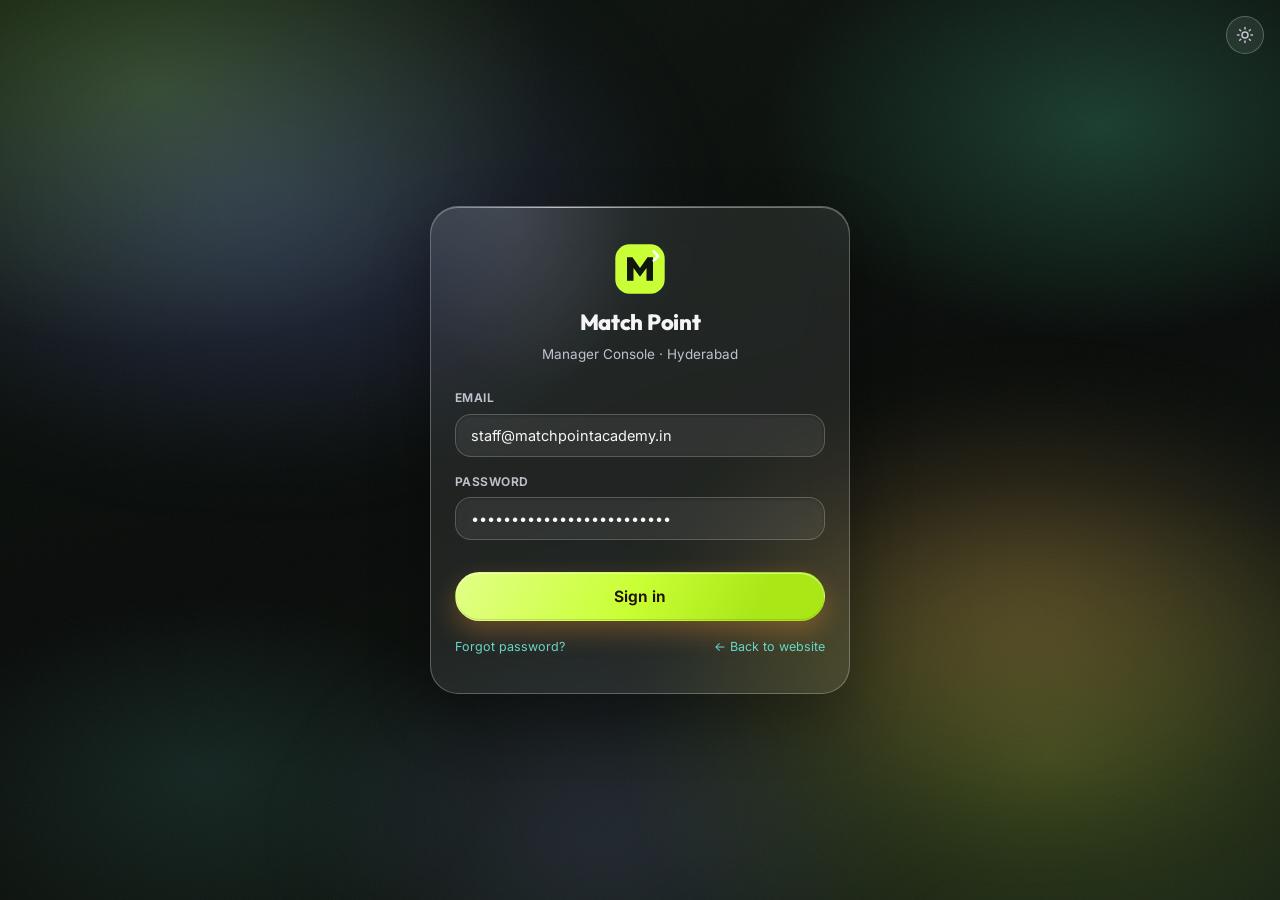
<file: progress.html>
<!DOCTYPE html>
<html lang="en" data-theme="dark">
<head>
  <meta charset="UTF-8" />
  <meta name="viewport" content="width=device-width, initial-scale=1.0, viewport-fit=cover" />
  <meta name="theme-color" content="#0d0c1a" />
  <title>Player Development — Match Point</title>
  <link rel="icon" type="image/svg+xml" href="assets/img/favicon.svg?v=2" />
  <link rel="preconnect" href="https://fonts.googleapis.com" />
  <link rel="preconnect" href="https://fonts.gstatic.com" crossorigin />
  <link href="https://fonts.googleapis.com/css2?family=Outfit:wght@500;600;700;800&family=Inter:wght@400;500;600;700&display=swap" rel="stylesheet" />
  <link rel="stylesheet" href="assets/css/glass.css?v=19" />
  <link rel="stylesheet" href="assets/css/progress.css?v=6" />
  <script>document.documentElement.dataset.theme = localStorage.getItem("mp-theme") || "dark"; document.documentElement.classList.add("lt-js");</script>
</head>
<body>
  <div class="lt-bg" aria-hidden="true"></div>
  <main class="lt-page progress-page">
    <div class="card-head progress-title">
      <div><div class="kicker">Player development</div><h2>Player progress</h2><div class="sub">Skills signed off by coaches, level moves, and who needs attention.</div></div>
      <button class="btn btn-primary btn-sm" id="frameworkBtn">View skill framework</button>
    </div>

    <section class="lt-grid cols-4 progress-kpis" aria-label="Progression summary">
      <button class="glass glass-hover kpi reveal active" data-signal="all"><span class="stat-copy">Tracked players</span><span class="stat-value" id="kpiTracked">—</span><span class="delta">Across 5 pathway levels</span></button>
      <button class="glass glass-hover kpi reveal d1" data-signal="fast"><span class="stat-copy">Fast learners</span><span class="stat-value" id="kpiFast">—</span><span class="delta up">Moving ≥35% faster</span></button>
      <button class="glass glass-hover kpi reveal d2" data-signal="ready"><span class="stat-copy">Ready for review</span><span class="stat-value" id="kpiReady">—</span><span class="delta up">All level skills signed off</span></button>
      <button class="glass glass-hover kpi reveal d3" data-signal="attention"><span class="stat-copy">Needs attention</span><span class="stat-value" id="kpiStalled">—</span><span class="delta down">Plateau, pause or managed load</span></button>
    </section>

    <section class="glass glass-card reveal coach-accountability"><div class="card-head"><div><div class="kicker">Coaches</div><h2>Coach follow-ups</h2></div><span class="pill gold">Reviews · last 30 days</span></div><div class="coach-monitor" id="coachMonitor"></div></section>

    <section class="progress-overview">
      <article class="glass glass-card reveal">
        <div class="card-head"><div><div class="kicker">Academy pathway</div><h2>Players per level</h2></div><span class="pill gold" id="avgMove">—</span></div>
        <div class="level-distribution" id="levelDistribution"></div>
      </article>
      <article class="glass glass-card reveal d1">
        <div class="card-head"><div><div class="kicker">Today</div><h2>Coach actions</h2></div><span class="pill green">Live</span></div>
        <div class="talent-list" id="talentList"></div>
      </article>
    </section>

    <section class="glass glass-card roster-card reveal">
      <div class="card-head roster-head"><div><div class="kicker">Roster</div><h2>All players</h2></div><div class="progress-filters"><input type="search" id="progressSearch" placeholder="Search player…" /><span class="lt-filter"><select id="levelFilter" aria-label="Filter by level"><option value="all">All levels</option></select></span><span class="lt-filter"><select id="signalFilter" aria-label="Filter by signal"><option value="all">All signals</option><option value="fast">Fast learners</option><option value="ready">Ready for review</option><option value="attention">All needing attention</option><option value="stalled">Plateau / overdue</option><option value="managed">Managed / paused</option><option value="on-track">On track</option></select></span></div></div>
      <div class="table-wrap progress-table-wrap"><table class="lt-table tight progress-table"><thead><tr><th>Player</th><th>Current level</th><th>Skills</th><th>Time at level</th><th>Pace</th><th>Coach signal</th></tr></thead><tbody id="progressRows"></tbody></table></div>
      <div class="empty-state hide" id="progressEmpty">No players match these filters.</div>
    </section>
  </main>

  <div class="lt-modal-backdrop progress-backdrop" id="progressBackdrop" role="dialog" aria-modal="true" aria-labelledby="playerName">
    <section class="lt-modal glass progress-drawer">
      <header class="progress-drawer-head"><div class="player-heading"><span class="profile-avatar" id="playerAvatar">MP</span><div><div class="kicker" id="playerLevel">Player pathway</div><h2 id="playerName">Player</h2><div class="sub" id="playerMeta"></div></div></div><button class="btn btn-icon btn-glass" id="progressClose" aria-label="Close player development">×</button></header>
      <div class="progress-drawer-body">
        <div class="profile-summary" id="profileSummary"></div>
        <div class="drawer-guide"><strong>How this works:</strong> after each session, tick the skills the player proved and leave a quick note. Every 45 days, do the review. When every required skill is ✓, promote.</div>
        <section class="profile-section"><div class="profile-section-head"><div><div class="kicker">After every session</div><h3 id="checklistTitle">Skill checklist</h3></div><span class="sub">Tap a skill to cycle: not started → learning → mastered</span></div><div class="skill-groups" id="skillGroups"></div></section>
        <section class="profile-section" data-feature="sessionNote"><div class="profile-section-head"><div><div class="kicker">After every session</div><h3>Quick session note</h3></div><span class="sub">30 seconds: what you trained + effort and movement out of 5</span></div><form class="compact-form observation-form" id="observationForm"><input id="observationFocus" type="text" placeholder="What did you train? e.g. net play" required /><span class="lt-filter"><select id="observationEffort" aria-label="Effort"><option value="3">Effort 3/5</option><option value="1">Effort 1/5</option><option value="2">Effort 2/5</option><option value="4">Effort 4/5</option><option value="5">Effort 5/5</option></select></span><span class="lt-filter"><select id="observationMovement" aria-label="Movement quality"><option value="3">Movement 3/5</option><option value="1">Movement 1/5</option><option value="2">Movement 2/5</option><option value="4">Movement 4/5</option><option value="5">Movement 5/5</option></select></span><input id="observationNote" type="text" placeholder="Anything worth noting (optional)" /><button class="btn btn-primary" type="submit">Record</button></form><div class="compact-list" id="playerObservations"></div></section>
        <section class="profile-section" data-feature="playerGoals"><div class="profile-section-head"><div><div class="kicker">Check monthly</div><h3>Player goals</h3></div><span class="sub">Keep 1–3 goals with a target date, e.g. “Steady backhand clear by 15 Aug”</span></div><form class="goal-form" id="goalForm"><input id="goalText" type="text" placeholder="Add a goal…" required /><input id="goalDate" type="date" aria-label="Goal target date" /><button class="btn btn-primary" type="submit">Add goal</button></form><div class="player-goals" id="playerGoals"></div></section>
        <section class="profile-section"><div class="profile-section-head"><div><div class="kicker">Every 45 days</div><h3>Progress review</h3></div><span class="pill" id="reviewDuePill">—</span></div><form class="compact-form review-form" id="reviewForm"><span class="lt-filter"><select id="reviewOutcome" aria-label="Review outcome"><option value="continue">Continue as is</option><option value="promote">Recommend promotion</option><option value="adjust-plan">Change the plan</option><option value="pause">Pause training</option><option value="return-to-play">Return-to-play plan</option></select></span><input id="nextReviewDate" type="date" aria-label="Next review date" required /><input id="reviewNote" type="text" placeholder="Your decision, in one line" /><button class="btn btn-primary" type="submit">Complete review</button></form><div class="compact-list" id="playerReviews"></div></section>
        <div class="training-status-control"><div><div class="kicker">Only when needed</div><strong>Training status</strong><span id="trainingStatusGuidance">Change only if injured, on a break, or on lighter training.</span></div><span class="lt-filter"><select id="trainingStatusSelect" aria-label="Player training status"><option value="active">Active</option><option value="load-managed">Load managed</option><option value="paused">Paused</option><option value="return-to-play">Return to play</option><option value="exited">Exited pathway</option></select></span></div>
        <section class="profile-section" data-feature="careInstructions"><div class="profile-section-head"><div><div class="kicker">Only when needed</div><h3>Care instructions</h3></div><span class="sub">e.g. “No jump smashes for 2 weeks” — with a date to re-check. Not a medical record.</span></div><form class="compact-form constraint-form" id="constraintForm"><span class="lt-filter"><select id="constraintCategory" aria-label="Constraint category"><option value="load">Training load</option><option value="movement">Movement modification</option><option value="medical-clearance">Clearance required</option><option value="schedule">Schedule</option><option value="other">Other</option></select></span><input id="constraintText" type="text" placeholder="What should coaches change?" required /><input id="constraintReview" type="date" aria-label="Constraint review date" /><button class="btn btn-primary" type="submit">Add</button></form><div class="compact-list" id="playerConstraints"></div></section>
        <section class="profile-section"><div class="profile-section-head"><div><div class="kicker">History</div><h3>Level history</h3></div><span class="pill" id="velocityPill">—</span></div><div class="level-timeline" id="levelTimeline"></div></section>
        <section class="profile-section"><div class="profile-section-head"><div><div class="kicker">Anytime</div><h3>Coach notes</h3></div><span class="sub">Anything the next coach should know</span></div><form class="note-form" id="noteForm"><textarea id="noteText" rows="2" placeholder="Add a note…" required></textarea><button class="btn btn-primary" type="submit">Save note</button></form><div class="coach-notes" id="coachNotes"></div></section>
      </div>
      <footer class="progress-drawer-foot"><div><strong id="gateTitle">Promotion gate</strong><span id="gateCopy">Complete required competencies for a coach review.</span></div><button class="btn btn-primary" id="promoteBtn" disabled>Promote player</button></footer>
    </section>
  </div>

  <div class="lt-modal-backdrop" id="frameworkBackdrop" role="dialog" aria-modal="true" aria-labelledby="frameworkTitle">
    <section class="lt-modal glass framework-modal"><div class="modal-head"><div><div class="kicker">Match Point methodology</div><h2 id="frameworkTitle">Five-level skill framework</h2></div><button class="btn btn-icon btn-glass" id="frameworkClose" aria-label="Close framework">×</button></div><p class="sub framework-intro">A coach signs off observable competencies. Learning speed helps prioritise attention; it never replaces coaching judgement.</p><div class="framework-levels" id="frameworkLevels"></div></section>
  </div>

  <script src="assets/js/core.js?v=8"></script>
  <script src="assets/js/data.js?v=6"></script>
  <script src="assets/js/cloud.js?v=8"></script>
  <script src="assets/js/progress-data.js?v=4"></script>
  <script src="assets/js/progress.js?v=9"></script>
</body>
</html>
</file>
<file: assets/css/site.css>
:root {
  --mp-bg: #090d0a;
  --mp-panel: #111713;
  --mp-panel-2: #171f19;
  --mp-ink: #f5f8f4;
  --mp-muted: #9ca89e;
  --mp-line: rgba(255,255,255,.12);
  --mp-volt: #c9ff35;
  --mp-teal: #64d9cb;
  --mp-display: "Archivo", system-ui, sans-serif;
  --mp-body: "Manrope", system-ui, sans-serif;
}
* { box-sizing: border-box; }
html { scroll-behavior: smooth; }
body.mp-site { margin: 0; color: var(--mp-ink); background: var(--mp-bg); font-family: var(--mp-body); overflow-x: hidden; }
.mp-site a { color: inherit; text-decoration: none; }
.mp-shell { width: min(1280px, calc(100% - 48px)); margin: 0 auto; }
.mp-nav { position: fixed; inset: 0 0 auto; z-index: 40; height: 92px; display: flex; align-items: center; border-bottom: 1px solid transparent; transition: height .35s ease, background .35s ease, border-color .35s ease, backdrop-filter .35s ease; }
.mp-nav.is-scrolled { height: 72px; border-color: rgba(255,255,255,.09); background: rgba(7,10,8,.76); backdrop-filter: blur(20px); -webkit-backdrop-filter: blur(20px); }
.mp-nav .mp-shell { display: flex; align-items: center; justify-content: space-between; }
.mp-brand { display: flex; align-items: center; gap: 12px; font-family: var(--mp-display); }
.mp-brand-mark { width: 42px; height: 42px; display: grid; place-items: center; border-radius: 12px; background: var(--mp-volt); color: #12170f; font-weight: 900; font-size: 20px; letter-spacing: -.08em; }
.mp-brand strong { display: block; font-size: 17px; letter-spacing: .07em; text-transform: uppercase; }
.mp-brand small { display: block; margin-top: 2px; color: rgba(255,255,255,.58); font-size: 9px; letter-spacing: .17em; text-transform: uppercase; }
.mp-links { display: flex; align-items: center; gap: 28px; color: rgba(255,255,255,.72); font-size: 13px; font-weight: 650; }
.mp-links a:hover { color: var(--mp-volt); }
.mp-nav-actions { display: flex; align-items: center; gap: 10px; }
.mp-ghost, .mp-solid { display: inline-flex; align-items: center; justify-content: center; min-height: 44px; padding: 0 20px; border-radius: 999px; font-size: 13px; font-weight: 800; transition: transform .2s, background .2s, color .2s; }
.mp-ghost { border: 1px solid rgba(255,255,255,.2); background: rgba(0,0,0,.18); backdrop-filter: blur(12px); }
.mp-site a.mp-solid { color: #11170e; background: var(--mp-volt); box-shadow: 0 12px 30px rgba(201,255,53,.16); }
.mp-ghost:hover, .mp-solid:hover { transform: translateY(-2px); }
.mp-site a.mp-solid:hover { color: #070a08; background: #d8ff6f; box-shadow: 0 16px 38px rgba(201,255,53,.25); }

.mp-hero { position: relative; min-height: 760px; height: 100svh; max-height: 940px; display: grid; align-items: center; isolation: isolate; overflow: hidden; }
.mp-hero-media, .mp-hero-media::before, .mp-hero-media::after { position: absolute; inset: 0; }
.mp-hero-media { z-index: -3; }
.mp-hero-media img { width: 100%; height: 100%; object-fit: cover; object-position: 62% center; }
.mp-hero-media::before { content: ""; z-index: 1; background: linear-gradient(90deg, rgba(5,8,6,.97) 0%, rgba(5,8,6,.87) 38%, rgba(5,8,6,.19) 70%), linear-gradient(0deg, var(--mp-bg), transparent 25%); }
.mp-hero-media::after { content: ""; z-index: 2; opacity: .28; background-image: linear-gradient(rgba(201,255,53,.13) 1px, transparent 1px), linear-gradient(90deg, rgba(201,255,53,.13) 1px, transparent 1px); background-size: 58px 58px; mask-image: linear-gradient(90deg, black, transparent 72%); }
.mp-hero-copy { width: min(780px, 65vw); padding-top: 52px; position: relative; z-index: 2; }
.mp-kicker { display: inline-flex; align-items: center; gap: 12px; color: var(--mp-volt); font: 700 11px/1 var(--mp-display); letter-spacing: .18em; text-transform: uppercase; }
.mp-kicker::before { content: ""; width: 30px; height: 2px; background: currentColor; box-shadow: 0 0 15px currentColor; }
.mp-hero h1 { margin: 22px 0 0; max-width: 750px; font: 900 clamp(64px, 8.4vw, 128px)/.82 var(--mp-display); font-stretch: expanded; letter-spacing: -.075em; text-transform: uppercase; }
.mp-hero h1 span,.mp-hero h1 em { display: block; }
.mp-hero h1 em { color: var(--mp-volt); font-style: normal; }
.mp-hero .mp-kicker,.mp-hero h1 span,.mp-hero h1 em,.mp-hero-lede,.mp-hero-actions,.mp-hero-meta { opacity: 0; animation: mp-hero-in .8s cubic-bezier(.2,.8,.2,1) forwards; }
.mp-hero h1 span { animation-delay: .08s; }.mp-hero h1 em { animation-delay: .16s; }.mp-hero-lede { animation-delay: .24s; }.mp-hero-actions { animation-delay: .32s; }.mp-hero-meta { animation-delay: .4s; }
@keyframes mp-hero-in { from { opacity: 0; transform: translateY(24px); } to { opacity: 1; transform: none; } }
.mp-hero-lede { max-width: 580px; margin: 22px 0 0; color: rgba(245,248,244,.7); font-size: clamp(16px, 1.5vw, 19px); line-height: 1.6; }
.mp-hero-actions { display: flex; gap: 12px; margin-top: 28px; }
.mp-hero-actions .mp-solid, .mp-hero-actions .mp-ghost { min-height: 54px; padding-inline: 27px; }
.mp-hero-meta { display: flex; gap: 34px; margin-top: 30px; }
.mp-hero-meta div { padding-left: 14px; border-left: 1px solid rgba(255,255,255,.24); }
.mp-hero-meta strong { display: block; font: 800 20px/1 var(--mp-display); }
.mp-hero-meta span { display: block; margin-top: 7px; color: rgba(255,255,255,.5); font-size: 11px; letter-spacing: .05em; }
.mp-live { position: absolute; right: max(24px, calc((100vw - 1280px)/2)); bottom: 88px; width: 300px; padding: 20px; border: 1px solid rgba(255,255,255,.18); border-radius: 22px; background: rgba(9,13,10,.58); backdrop-filter: blur(22px); -webkit-backdrop-filter: blur(22px); box-shadow: 0 24px 70px rgba(0,0,0,.24); transition: transform .35s cubic-bezier(.2,.8,.2,1), border-color .3s ease; }
.mp-live:hover { border-color: rgba(201,255,53,.36); }
.mp-live-top { display: flex; align-items: center; justify-content: space-between; color: rgba(255,255,255,.52); font-size: 10px; font-weight: 800; letter-spacing: .16em; text-transform: uppercase; }
.mp-live-top i { width: 8px; height: 8px; border-radius: 50%; background: var(--mp-volt); box-shadow: 0 0 12px var(--mp-volt); }
.mp-live h3 { margin: 18px 0 5px; font: 800 25px/1.05 var(--mp-display); }
.mp-live p { margin: 0; color: var(--mp-muted); font-size: 12px; }
.mp-live-slots { display: grid; grid-template-columns: repeat(3, 1fr); gap: 6px; margin-top: 18px; }
.mp-live-slots a { padding: 10px 4px; border: 1px solid rgba(255,255,255,.12); border-radius: 9px; text-align: center; font-size: 11px; font-weight: 750; }
.mp-live-slots a:first-child, .mp-live-slots a:hover { color: #11170e; background: var(--mp-volt); border-color: var(--mp-volt); }
.mp-hero-cue { position: absolute; z-index: 3; left: max(24px, calc((100vw - 1280px)/2)); bottom: 25px; display: flex; align-items: center; gap: 13px; color: rgba(255,255,255,.48); font: 700 9px/1 var(--mp-display); letter-spacing: .16em; text-transform: uppercase; }
.mp-hero-cue i { position: relative; width: 58px; height: 1px; overflow: hidden; background: rgba(255,255,255,.2); }
.mp-hero-cue i::after { content: ""; position: absolute; inset: 0; background: var(--mp-volt); animation: hero-scan 2.4s ease-in-out infinite; }
@keyframes hero-scan { from { transform: translateX(-100%); } to { transform: translateX(100%); } }

.mp-ticker { overflow: hidden; border-block: 1px solid rgba(0,0,0,.14); background: var(--mp-volt); color: #11170e; }
.mp-ticker-track { width: max-content; padding: 13px 0; display: flex; animation: ticker 28s linear infinite; }
.mp-ticker span { padding: 0 28px; font: 850 12px/1 var(--mp-display); letter-spacing: .13em; text-transform: uppercase; }
.mp-ticker span::after { content: "✦"; margin-left: 56px; }
@keyframes ticker { to { transform: translateX(-50%); } }

.mp-experience { position: relative; background: #0c110d; }
.mp-experience::before { content: ""; position: absolute; inset: 0; pointer-events: none; opacity: .35; background: radial-gradient(circle at 83% 20%, rgba(100,217,203,.12), transparent 28%), radial-gradient(circle at 14% 62%, rgba(201,255,53,.07), transparent 27%); }
.mp-experience .mp-shell { position: relative; }
.mp-bento { display: grid; grid-template-columns: 1.35fr .65fr; grid-template-rows: 1fr 1fr; gap: 16px; }
.mp-bento-main,.mp-bento-card { position: relative; overflow: hidden; border: 1px solid var(--mp-line); border-radius: 28px; background: var(--mp-panel); transition: transform .4s cubic-bezier(.2,.8,.2,1), border-color .3s ease, box-shadow .4s ease; }
.mp-bento-main:hover,.mp-bento-card:hover { transform: translateY(-5px); border-color: rgba(201,255,53,.28); box-shadow: 0 24px 60px rgba(0,0,0,.24); }
.mp-bento-main { grid-row: 1 / 3; min-height: 570px; padding: 30px; display: flex; flex-direction: column; background: radial-gradient(circle at 75% 18%, rgba(201,255,53,.11), transparent 29%), linear-gradient(145deg,#151d17,#0e140f); }
.mp-bento-top { position: relative; z-index: 2; display: flex; align-items: center; justify-content: space-between; color: rgba(255,255,255,.5); font: 750 10px/1 var(--mp-display); letter-spacing: .14em; text-transform: uppercase; }
.mp-bento-top b { color: var(--mp-teal); font-size: 9px; }
.mp-player-pulse { position: relative; flex: 1; min-height: 370px; margin: 24px 0 22px; padding: 26px; overflow: hidden; border: 1px solid rgba(255,255,255,.08); border-radius: 22px; background: rgba(255,255,255,.025); }
.mp-player-pulse::before { content: ""; position: absolute; inset: 0; opacity: .32; background-image: linear-gradient(rgba(255,255,255,.055) 1px,transparent 1px),linear-gradient(90deg,rgba(255,255,255,.055) 1px,transparent 1px); background-size: 44px 44px; }
.mp-pulse-person { position: relative; z-index: 2; display: flex; align-items: center; gap: 12px; }
.mp-pulse-person>i { width: 43px; height: 43px; display: grid; place-items: center; border-radius: 50%; background: var(--mp-volt); color: #11170e; font: 850 11px/1 var(--mp-display); font-style: normal; }
.mp-pulse-person>div { display: flex; flex-direction: column; gap: 4px; }
.mp-pulse-person strong { font: 750 13px/1 var(--mp-display); }
.mp-pulse-person small { color: var(--mp-muted); font-size: 9px; }
.mp-pulse-person em { margin-left: auto; color: var(--mp-teal); font: 800 11px/1 var(--mp-display); font-style: normal; }
.mp-pulse-score { position: absolute; z-index: 2; left: 35px; top: 50%; transform: translateY(-35%); display: flex; align-items: center; gap: 13px; }
.mp-pulse-score>strong { font: 900 clamp(70px,7vw,108px)/.8 var(--mp-display); letter-spacing: -.08em; }
.mp-pulse-score>span { color: var(--mp-muted); font-size: 10px; line-height: 1.4; text-transform: uppercase; }
.mp-score-ring { position: absolute; width: 158px; height: 158px; left: -26px; top: -47px; border: 1px solid rgba(201,255,53,.2); border-radius: 50%; box-shadow: 0 0 0 22px rgba(201,255,53,.025),0 0 0 44px rgba(201,255,53,.02); }
.mp-score-ring::after { content: ""; position: absolute; width: 8px; height: 8px; top: 12px; right: 25px; border-radius: 50%; background: var(--mp-volt); box-shadow: 0 0 16px var(--mp-volt); }
.mp-pulse-chart { position: absolute; z-index: 2; right: 28px; bottom: 58px; width: 54%; height: 170px; display: flex; align-items: flex-end; gap: 8px; }
.mp-pulse-chart::before { content: ""; position: absolute; inset: 45% 0 auto; height: 1px; background: rgba(255,255,255,.08); }
.mp-pulse-chart i { flex: 1; height: 45%; border-radius: 6px 6px 2px 2px; background: rgba(100,217,203,.28); transform-origin: bottom; }
.mp-pulse-chart i:nth-child(2){height:57%}.mp-pulse-chart i:nth-child(3){height:48%}.mp-pulse-chart i:nth-child(4){height:68%}.mp-pulse-chart i:nth-child(5){height:61%}.mp-pulse-chart i:nth-child(6){height:78%;background:var(--mp-teal)}.mp-pulse-chart i:nth-child(7){height:71%}.mp-pulse-chart i:nth-child(8){height:88%;background:var(--mp-volt)}
.mp-pulse-legend { position: absolute; z-index: 2; left: 27px; right: 27px; bottom: 21px; display: flex; justify-content: flex-end; gap: 23px; color: var(--mp-muted); font-size: 8px; text-transform: uppercase; letter-spacing: .08em; }
.mp-pulse-legend span::before { content: ""; display: inline-block; width: 5px; height: 5px; margin-right: 6px; border-radius: 50%; background: var(--mp-teal); }
.mp-bento-foot { display: flex; align-items: end; justify-content: space-between; gap: 30px; }
.mp-bento-foot>div { display: flex; flex-direction: column; gap: 7px; }
.mp-bento-foot>div strong { font: 800 clamp(23px,2.4vw,34px)/1 var(--mp-display); letter-spacing: -.035em; }
.mp-bento-foot>div span { color: var(--mp-muted); font-size: 11px; }
.mp-bento-foot>b { color: var(--mp-volt); white-space: nowrap; font-size: 11px; }
.mp-bento-card { min-height: 277px; padding: 26px; display: flex; flex-direction: column; }
.mp-bento-card h3 { margin: 31px 0 20px; font: 820 clamp(25px,2.3vw,35px)/.95 var(--mp-display); letter-spacing: -.04em; text-transform: uppercase; }
.mp-bento-book { background: linear-gradient(145deg,#17221a,#111713); }
.mp-mini-slots { display: grid; grid-template-columns: repeat(3,1fr); gap: 6px; }
.mp-mini-slots span { padding: 10px 7px; display: flex; flex-direction: column; gap: 5px; border: 1px solid var(--mp-line); border-radius: 9px; }
.mp-mini-slots span.active { color: #11170e; border-color: var(--mp-volt); background: var(--mp-volt); }
.mp-mini-slots i { font: 800 11px/1 var(--mp-display); font-style: normal; }
.mp-mini-slots b { color: var(--mp-muted); font-size: 7px; }
.mp-mini-slots .active b { color: rgba(17,23,14,.6); }
.mp-card-link { margin-top: auto; padding-top: 16px; display: flex; justify-content: space-between; border-top: 1px solid var(--mp-line); color: var(--mp-volt); font-size: 10px; }
.mp-card-link i { font-size: 16px; font-style: normal; }
.mp-bento-ops { background: radial-gradient(circle at 80% 20%,rgba(100,217,203,.14),transparent 33%),#131b15; }
.mp-ops-dial { position: relative; min-height: 84px; margin: 18px 0 8px; display: flex; align-items: center; gap: 17px; }
.mp-ops-dial strong { position: relative; z-index: 1; flex: 0 0 auto; font: 900 52px/.82 var(--mp-display); letter-spacing: -.06em; }
.mp-ops-dial span { position: relative; z-index: 1; min-width: 0; display: flex; flex-direction: column; gap: 5px; }
.mp-ops-dial b { color: var(--mp-teal); font: 800 16px/1 var(--mp-display); }
.mp-ops-dial small { max-width: 112px; color: var(--mp-muted); font-size: 9px; line-height: 1.35; }
.mp-ops-dial i { position: absolute; width: 86px; height: 86px; left: -16px; top: -1px; border: 1px solid rgba(100,217,203,.24); border-radius: 50%; }
.mp-ops-row { display: flex; justify-content: space-between; padding: 8px 0; border-bottom: 1px solid rgba(255,255,255,.07); font-size: 9px; }
.mp-ops-row span { color: var(--mp-muted); }
.mp-ops-row strong { color: var(--mp-ink); }
.mp-training { background: linear-gradient(180deg,#090d0a,#0c110d); }
.mp-reveal { opacity: 0; transform: translateY(38px); transition: opacity .75s ease, transform .75s cubic-bezier(.2,.8,.2,1); }
.mp-reveal.is-visible { opacity: 1; transform: none; }

.mp-section { padding: clamp(68px, 7vw, 104px) 0; scroll-margin-top: 72px; }
.mp-section-head { display: grid; grid-template-columns: 1fr 1fr; gap: 50px; align-items: end; margin-bottom: 44px; }
.mp-eyebrow { color: var(--mp-teal); font: 750 11px/1 var(--mp-display); letter-spacing: .17em; text-transform: uppercase; }
.mp-section h2 { margin: 18px 0 0; font: 850 clamp(42px, 5.2vw, 78px)/.92 var(--mp-display); letter-spacing: -.055em; text-transform: uppercase; }
.mp-section-head p { margin: 0; max-width: 520px; justify-self: end; color: var(--mp-muted); font-size: 16px; line-height: 1.75; }

.mp-path { counter-reset: path; border-top: 1px solid var(--mp-line); }
.mp-path-row { counter-increment: path; display: grid; grid-template-columns: 90px 1fr 1.1fr 160px; gap: 28px; align-items: center; min-height: 138px; border-bottom: 1px solid var(--mp-line); transition: background .25s, padding .25s; }
.mp-path-row:hover { padding-inline: 20px; background: rgba(255,255,255,.025); }
.mp-path-row::before { content: "0" counter(path); color: var(--mp-volt); font: 800 13px/1 var(--mp-display); }
.mp-path-row h3 { margin: 0; font: 800 clamp(25px, 2.8vw, 38px)/1 var(--mp-display); letter-spacing: -.03em; }
.mp-path-row p { margin: 0; color: var(--mp-muted); font-size: 14px; line-height: 1.65; }
.mp-path-time { color: var(--mp-teal); font-size: 12px; font-weight: 750; text-align: right; }

.mp-coach { padding-block: 0; }
.mp-coach-wrap { position: relative; min-height: 540px; display: grid; grid-template-columns: .9fr 1.1fr; overflow: hidden; border-radius: 34px; background: var(--mp-panel); }
.mp-coach-visual { position: relative; min-height: 520px; background: linear-gradient(145deg, #26352a, #111713); }
.mp-coach-visual::before { content: "VM"; position: absolute; inset: auto 0 -8%; color: rgba(201,255,53,.1); font: 900 285px/.8 var(--mp-display); letter-spacing: -.14em; }
.mp-coach-visual::after { content: ""; position: absolute; inset: 12% 15%; border: 1px solid rgba(201,255,53,.34); border-radius: 50% 50% 38% 62% / 55% 36% 64% 45%; transform: rotate(-12deg); }
.mp-coach-score { position: absolute; z-index: 2; left: 34px; top: 34px; padding: 13px 16px; color: #11170e; background: var(--mp-volt); border-radius: 10px; font: 800 11px/1 var(--mp-display); letter-spacing: .08em; text-transform: uppercase; }
.mp-coach-name { position: absolute; z-index: 2; left: 42px; right: 42px; bottom: 36px; }
.mp-coach-name span { color: var(--mp-teal); font-size: 11px; font-weight: 800; letter-spacing: .12em; text-transform: uppercase; }
.mp-coach-name strong { display: block; margin-top: 10px; font: 850 clamp(40px, 5vw, 68px)/.9 var(--mp-display); letter-spacing: -.055em; text-transform: uppercase; }
.mp-coach-copy { display: flex; flex-direction: column; justify-content: center; padding: clamp(42px, 5vw, 68px); }
.mp-coach-copy blockquote { margin: 26px 0; font: 650 clamp(24px, 2.5vw, 38px)/1.25 var(--mp-display); letter-spacing: -.025em; }
.mp-coach-copy p { color: var(--mp-muted); line-height: 1.75; }
.mp-coach-stats { display: grid; grid-template-columns: 1fr 1fr; gap: 18px; margin-top: 26px; }
.mp-coach-stats div { padding-top: 18px; border-top: 1px solid var(--mp-line); }
.mp-coach-stats strong { display: block; font: 800 25px/1 var(--mp-display); }
.mp-coach-stats span { display: block; margin-top: 8px; color: var(--mp-muted); font-size: 11px; }

.mp-venue-grid { display: grid; grid-template-columns: 1.25fr .75fr; gap: 18px; }
.mp-venue-main, .mp-venue-side { border-radius: 28px; overflow: hidden; background: var(--mp-panel); }
.mp-venue-main { position: relative; min-height: 460px; }
.mp-venue-main img { position: absolute; inset: 0; width: 100%; height: 100%; display: block; object-fit: cover; opacity: .55; }
.mp-venue-main::after { content: ""; position: absolute; inset: 0; background: linear-gradient(0deg, rgba(9,13,10,.98), transparent 70%); }
.mp-venue-caption { position: absolute; z-index: 2; left: 38px; right: 38px; bottom: 34px; }
.mp-venue-caption h3 { margin: 0; font: 820 clamp(34px, 4vw, 54px)/1 var(--mp-display); letter-spacing: -.04em; }
.mp-venue-caption p { color: rgba(255,255,255,.65); }
.mp-venue-side { padding: 34px; display: flex; flex-direction: column; }
.mp-venue-side h3 { margin: 0 0 22px; font: 800 22px/1 var(--mp-display); text-transform: uppercase; }
.mp-amenity { display: flex; justify-content: space-between; gap: 18px; padding: 16px 0; border-top: 1px solid var(--mp-line); color: var(--mp-muted); font-size: 13px; }
.mp-amenity strong { color: var(--mp-ink); text-align: right; }
.mp-venue-side .mp-solid { margin-top: auto; }

.mp-voices { display: grid; grid-template-columns: 1.2fr .8fr .8fr; gap: 16px; }
.mp-quote { min-height: 270px; padding: 30px; display: flex; flex-direction: column; border: 1px solid var(--mp-line); border-radius: 24px; background: var(--mp-panel); }
.mp-quote:first-child { color: #11170e; background: var(--mp-volt); }
.mp-stars { letter-spacing: .15em; font-size: 12px; }
.mp-quote blockquote { margin: 28px 0; font: 650 20px/1.45 var(--mp-display); }
.mp-quote cite { margin-top: auto; color: var(--mp-muted); font-size: 12px; font-style: normal; }
.mp-quote:first-child cite { color: rgba(17,23,14,.65); }

.mp-final { position: relative; padding: 96px 0; overflow: hidden; text-align: center; background: var(--mp-volt); color: #11170e; }
.mp-final::before { content: "MATCH POINT"; position: absolute; inset: 50% auto auto 50%; transform: translate(-50%,-50%); white-space: nowrap; color: rgba(17,23,14,.06); font: 900 18vw/.8 var(--mp-display); }
.mp-final .mp-shell { position: relative; }
.mp-final h2 { margin: 0 auto; max-width: 900px; font: 900 clamp(52px, 8vw, 110px)/.82 var(--mp-display); letter-spacing: -.07em; text-transform: uppercase; }
.mp-final p { margin: 28px auto; max-width: 520px; font-weight: 650; }
.mp-final .mp-ghost { border-color: rgba(17,23,14,.3); background: #11170e; color: white; }
.mp-footer { padding: 38px 0; background: #070a08; }
.mp-footer .mp-shell { display: flex; align-items: center; justify-content: space-between; gap: 20px; color: rgba(255,255,255,.52); font-size: 12px; }
.mp-footer-links { display: flex; gap: 22px; }
.mp-footer a:hover { color: var(--mp-volt); }

@media (max-width: 900px) {
  .mp-shell { width: min(100% - 32px, 1280px); }
  .mp-links { display: none; }
  .mp-nav-actions .mp-ghost { display: none; }
  .mp-hero { min-height: 740px; height: 100svh; }
  .mp-hero-media img { object-position: 68% center; }
  .mp-hero-media::before { background: linear-gradient(90deg, rgba(5,8,6,.96), rgba(5,8,6,.6) 70%, rgba(5,8,6,.18)), linear-gradient(0deg, var(--mp-bg), transparent 30%); }
  .mp-hero-copy { width: 100%; padding-top: 20px; }
  .mp-hero h1 { font-size: clamp(58px, 16vw, 86px); max-width: 620px; }
  .mp-live { display: none; }
  .mp-section-head { grid-template-columns: 1fr; gap: 22px; }
  .mp-section-head p { justify-self: start; }
  .mp-bento { grid-template-columns: 1fr 1fr; grid-template-rows: auto auto; }
  .mp-bento-main { grid-column: 1 / -1; grid-row: auto; min-height: 540px; }
  .mp-path-row { grid-template-columns: 56px 1fr 120px; min-height: 125px; }
  .mp-path-row p { display: none; }
  .mp-coach-wrap, .mp-venue-grid { grid-template-columns: 1fr; }
  .mp-coach-visual { min-height: 430px; }
  .mp-voices { grid-template-columns: 1fr 1fr; }
  .mp-quote:first-child { grid-column: 1 / -1; }
}

@media (max-width: 600px) {
  .mp-nav { height: 76px; }
  .mp-brand small { display: none; }
  .mp-brand strong { font-size: 14px; }
  .mp-nav-actions .mp-solid { min-height: 38px; padding: 0 14px; font-size: 11px; }
  .mp-hero { min-height: 720px; }
  .mp-hero h1 { font-size: clamp(54px, 17vw, 72px); }
  .mp-hero-lede { max-width: 92%; font-size: 14px; }
  .mp-hero-actions { flex-direction: column; align-items: stretch; max-width: 310px; }
  .mp-hero-meta { gap: 18px; margin-top: 32px; }
  .mp-hero-meta strong { font-size: 17px; }
  .mp-hero-meta span { font-size: 9px; }
  .mp-hero-cue { display: none; }
  .mp-section { padding: 64px 0; }
  .mp-section-head { margin-bottom: 36px; }
  .mp-section h2 { font-size: 42px; }
  .mp-bento { grid-template-columns: 1fr; }
  .mp-bento-main { grid-column: auto; min-height: 540px; padding: 20px; border-radius: 22px; }
  .mp-player-pulse { min-height: 390px; margin-top: 20px; padding: 18px; }
  .mp-pulse-score { left: 30px; top: 39%; }
  .mp-pulse-score>strong { font-size: 76px; }
  .mp-pulse-chart { left: 22px; right: 22px; bottom: 62px; width: auto; height: 145px; opacity: .76; }
  .mp-pulse-legend { justify-content: space-between; gap: 5px; }
  .mp-bento-foot { align-items: flex-start; flex-direction: column; gap: 18px; }
  .mp-bento-card { min-height: 290px; border-radius: 22px; }
  .mp-path-row { grid-template-columns: 42px 1fr; padding: 24px 0; min-height: 0; }
  .mp-path-time { grid-column: 2; text-align: left; }
  .mp-path-row:hover { padding-inline: 10px; }
  .mp-coach-visual { min-height: 360px; }
  .mp-coach-visual::before { font-size: 230px; }
  .mp-coach-name { left: 28px; right: 28px; bottom: 30px; }
  .mp-coach-copy { padding: 36px 26px; }
  .mp-coach-copy blockquote { font-size: 24px; }
  .mp-venue-main { min-height: 380px; }
  .mp-venue-caption { left: 24px; right: 24px; bottom: 22px; }
  .mp-voices { grid-template-columns: 1fr; }
  .mp-quote:first-child { grid-column: auto; }
  .mp-final { padding: 76px 0; }
  .mp-final h2 { font-size: 54px; }
  .mp-footer .mp-shell { align-items: flex-start; flex-direction: column; }
}

@media (max-height: 860px) and (min-width: 601px) {
  .mp-hero-cue { display: none; }
}

@media (prefers-reduced-motion: reduce) {
  html { scroll-behavior: auto; }
  .mp-ticker-track { animation: none; }
  .mp-hero .mp-kicker,.mp-hero h1 span,.mp-hero h1 em,.mp-hero-lede,.mp-hero-actions,.mp-hero-meta { opacity: 1; animation: none; }
  .mp-reveal { opacity: 1; transform: none; }
}
</file>
<file: assets/css/glass.css>
/* ============================================================
   MATCH POINT — LIQUID GLASS DESIGN SYSTEM v1
   Dark-first court glass (graphite night + electric chartreuse)
   with a bright clear-glass light override.
   Token NAMES are inherited from the Leo system (--forest-* = the
   dark base ramp, --gold-* = the brand accent ramp, --optic-* =
   the cool indigo accent) so component CSS ports verbatim.
   Theme is controlled by <html data-theme="dark|light">.
   ============================================================ */

/* ---------- Design tokens — DARK (default, matches Instagram branding) ---------- */
:root {
  /* Brand constants (theme-independent) */
  --forest-950: #080b09;
  --forest-900: #0e130f;
  --forest-800: #161e18;
  --forest-600: #2c3d31;
  --emerald-400: #52e5b0;
  --gold-600: #79a900;
  --gold-500: #a9e717;
  --gold-400: #c9ff35;
  --gold-300: #e2ff86;
  --optic-400: #64d9cb;
  --optic-300: #9af0e6;
  --red-400: #ff6b6b;
  --sky-300: #7dd3fc;

  /* Ink — kept high enough that secondary labels stay readable on the
     dark field (staff read these outdoors and on cheap panels) */
  --ink-hi: rgba(255, 255, 255, 0.96);
  --ink-mid: rgba(232, 232, 246, 0.8);
  --ink-low: rgba(230, 230, 244, 0.6);
  --ink-faint: rgba(230, 230, 244, 0.42);

  /* Accent text (readable per theme) */
  --tx-gold: var(--gold-400);
  --tx-green: #64d9cb;
  --tx-red: var(--red-400);
  --tx-optic: var(--optic-400);

  /* Glass surfaces — low-opacity fill over a vivid field. Never milky. */
  --glass-bg: rgba(255, 255, 255, 0.09);
  --glass-border: rgba(255, 255, 255, 0.26);
  --glass-blur: 22px;
  --glass-sat: 1.25;
  --glass-shadow:
    0 24px 60px rgba(0, 0, 0, 0.3),
    inset 0 1px 0 rgba(255, 255, 255, 0.32);
  --glass-shadow-soft:
    0 12px 32px rgba(0, 0, 0, 0.22),
    inset 0 1px 0 rgba(255, 255, 255, 0.26);
  --glass-border-hover: rgba(255, 255, 255, 0.48);
  --specular: linear-gradient(90deg, transparent 4%, rgba(255, 255, 255, 0.5) 30%, rgba(255, 255, 255, 0.12) 65%, transparent 96%);
  --corner-glow: rgba(255, 255, 255, 0.1);

  /* Inputs, tiles, lines */
  --input-bg: rgba(255, 255, 255, 0.07);
  --input-bg-focus: rgba(255, 255, 255, 0.13);
  --input-border: rgba(255, 255, 255, 0.2);
  --input-border-hover: rgba(255, 255, 255, 0.38);
  --input-shadow: inset 0 1px 3px rgba(0, 0, 0, 0.22);
  --tile-bg: rgba(255, 255, 255, 0.07);
  --tile-border: rgba(255, 255, 255, 0.2);
  --line: rgba(255, 255, 255, 0.1);
  --row-hover: rgba(255, 255, 255, 0.06);
  --chip-bg: rgba(255, 255, 255, 0.08);
  --chip-border: rgba(255, 255, 255, 0.24);
  --thead-bg: rgba(13, 12, 26, 0.55);
  --pill-bg: rgba(255, 255, 255, 0.08);
  --pill-border: rgba(255, 255, 255, 0.22);
  --dot-border: rgba(255, 255, 255, 0.3);
  --ghost-hover: rgba(255, 255, 255, 0.07);
  --option-bg: var(--forest-800);
  --backdrop: rgba(5, 4, 12, 0.72);
  --toast-bg: linear-gradient(135deg, rgba(26, 24, 48, 0.92), rgba(10, 9, 20, 0.92));
  --toast-border: rgba(255, 255, 255, 0.18);
  --scroll-thumb: rgba(255, 255, 255, 0.14);
  --scroll-thumb-hover: rgba(255, 255, 255, 0.26);
  --stat-grad: linear-gradient(135deg, #fff 30%, var(--gold-400));
  --gold-grad: linear-gradient(115deg, var(--gold-300), var(--gold-400) 48%, var(--gold-500) 82%);
  --scheme: dark;
  --glass-filter: blur(var(--glass-blur)) saturate(var(--glass-sat));
  --select-arrow: url("data:image/svg+xml,%3Csvg xmlns='http://www.w3.org/2000/svg' width='12' height='8' fill='none'%3E%3Cpath d='M1 1.5 6 6.5 11 1.5' stroke='%23e6e6f2' stroke-opacity='.6' stroke-width='2' stroke-linecap='round'/%3E%3C/svg%3E");

  /* Radii */
  --r-xl: 28px;
  --r-lg: 22px;
  --r-md: 16px;
  --r-sm: 12px;
  --r-pill: 999px;

  /* Type */
  --font-display: "Outfit", "SF Pro Display", -apple-system, sans-serif;
  --font-body: "Inter", "SF Pro Text", -apple-system, system-ui, sans-serif;
  --font-brand: "Outfit", "SF Pro Display", -apple-system, sans-serif;

  /* Spacing */
  --gap-1: 6px;
  --gap-2: 10px;
  --gap-3: 16px;
  --gap-4: 24px;
  --gap-5: 36px;

  --nav-h: 72px;
  --dock-h: 76px;
  --page-max: 1240px;

  --ease-spring: cubic-bezier(0.34, 1.3, 0.5, 1);
}

/* ---------- Design tokens — LIGHT override ("clear glass") ---------- */
:root[data-theme="light"] {
  --ink-hi: #17181c;
  --ink-mid: rgba(25, 28, 38, 0.8);
  --ink-low: rgba(25, 28, 38, 0.62);
  --ink-faint: rgba(25, 28, 38, 0.46);

  --tx-gold: #4d7400;
  --tx-green: #0f766e;
  --tx-red: #c2383f;
  --tx-optic: #4552c9;

  /* Apple Liquid Glass recipe (iOS 26): ~15–18% white fill + a brightness
     lift in the backdrop filter — the light comes THROUGH the panel, the
     fill itself stays nearly clear. Edges carry the material: a bright
     specular top rim and a soft dim bottom rim, not flat borders. */
  /* Liquid glass, tuned to the approved login-page reference: a gradient
     fill that fades from a faint white sheen (top-left) to almost nothing,
     so the field's blue/peach/lavender visibly TRANSMITS through the card;
     blur 30 + saturate 170% + a touch of contrast does the optics; the
     specular border is strongest along the top and left edges. */
  --glass-bg: linear-gradient(135deg, rgba(255, 255, 255, 0.26), rgba(255, 255, 255, 0.1));
  --glass-border: rgba(255, 255, 255, 0.55);
  --glass-blur: 30px;
  --glass-sat: 1.7;
  --glass-bright: 1.04;
  --glass-contrast: 1.05;
  --glass-filter: blur(var(--glass-blur)) saturate(var(--glass-sat)) brightness(var(--glass-bright)) contrast(var(--glass-contrast));
  --glass-shadow:
    0 28px 70px rgba(45, 55, 90, 0.2),
    inset 0 1px 0 rgba(255, 255, 255, 0.72),
    inset 1px 0 0 rgba(255, 255, 255, 0.45),
    inset 0 -1px 0 rgba(255, 255, 255, 0.16),
    inset 0 16px 30px -18px rgba(45, 55, 90, 0.13),
    inset 0 -18px 32px -18px rgba(255, 255, 255, 0.5);
  --glass-shadow-soft:
    0 12px 32px rgba(45, 55, 90, 0.12),
    inset 0 1px 0 rgba(255, 255, 255, 0.6),
    inset 0 -1px 0 rgba(255, 255, 255, 0.14);
  --glass-border-hover: rgba(255, 255, 255, 0.95);
  --specular: linear-gradient(90deg, transparent 4%, rgba(255, 255, 255, 0.98) 30%, rgba(255, 255, 255, 0.45) 65%, transparent 96%);
  --corner-glow: rgba(255, 255, 255, 0.55);

  --input-bg: rgba(255, 255, 255, 0.18);
  --input-bg-focus: rgba(255, 255, 255, 0.38);
  --input-border: rgba(255, 255, 255, 0.55);
  --input-border-hover: rgba(255, 255, 255, 0.85);
  --input-shadow: inset 0 1px 2px rgba(28, 32, 44, 0.05);
  --tile-bg: rgba(255, 255, 255, 0.2);
  --tile-border: rgba(255, 255, 255, 0.52);
  --line: rgba(28, 32, 44, 0.1);
  --row-hover: rgba(255, 255, 255, 0.26);
  --chip-bg: rgba(255, 255, 255, 0.24);
  --chip-border: rgba(255, 255, 255, 0.56);
  --thead-bg: rgba(255, 255, 255, 0.4);
  --pill-bg: rgba(255, 255, 255, 0.24);
  --pill-border: rgba(255, 255, 255, 0.56);
  --dot-border: rgba(28, 32, 44, 0.32);
  --ghost-hover: rgba(255, 255, 255, 0.6);
  --option-bg: #ffffff;
  --backdrop: rgba(18, 22, 34, 0.3);
  --toast-bg: linear-gradient(135deg, rgba(255, 255, 255, 0.94), rgba(246, 248, 252, 0.94));
  --toast-border: rgba(255, 255, 255, 0.6);
  --scroll-thumb: rgba(28, 32, 44, 0.22);
  --scroll-thumb-hover: rgba(28, 32, 44, 0.38);
  --stat-grad: linear-gradient(135deg, #17181c 30%, #5f8500);
  --scheme: light;
  --select-arrow: url("data:image/svg+xml,%3Csvg xmlns='http://www.w3.org/2000/svg' width='12' height='8' fill='none'%3E%3Cpath d='M1 1.5 6 6.5 11 1.5' stroke='%232b3040' stroke-opacity='.55' stroke-width='2' stroke-linecap='round'/%3E%3C/svg%3E");
}

/* ---------- Reset & base ---------- */
*, *::before, *::after { box-sizing: border-box; }

html { scroll-behavior: smooth; -webkit-text-size-adjust: 100%; }

body {
  margin: 0;
  min-height: 100vh;
  min-height: 100dvh;
  font-family: var(--font-body);
  font-size: 15px;
  line-height: 1.55;
  color: var(--ink-hi);
  background-color: var(--forest-950);
  -webkit-font-smoothing: antialiased;
  overflow-x: hidden;
  transition: color 0.3s ease;
}
:root[data-theme="light"] body { background-color: #f2f3f7; }

/* Vivid liquid color field — the saturated backdrop is what makes the
   low-opacity glass read as "liquid". Emerald + gold + optic glows. */
.lt-bg {
  position: fixed;
  inset: 0;
  z-index: -2;
  /* pin the ambient background to its own GPU layer. Without this the fixed
     bg re-rasterizes on every scroll, and the backdrop-filter glass above it
     re-samples each frame — which reads as flicker on Android / fold hardware
     (most visible on the wide fold viewport). translateZ(0) caches it as a
     composited texture so scrolling never repaints it. */
  transform: translateZ(0);
  -webkit-backface-visibility: hidden;
  backface-visibility: hidden;
  background:
    radial-gradient(46% 42% at 12% 10%, rgba(115, 175, 35, 0.3), transparent 68%),
    radial-gradient(40% 36% at 86% 14%, rgba(82, 229, 176, 0.22), transparent 66%),
    radial-gradient(48% 44% at 82% 84%, rgba(201, 255, 53, 0.18), transparent 70%),
    radial-gradient(34% 30% at 16% 86%, rgba(100, 217, 203, 0.11), transparent 66%),
    linear-gradient(165deg, #0d140f 0%, #080b09 52%, #111a13 100%);
}
/* Light = "clear glass" over a cool luminous field: the base stays airy
   near-white (never warm/sandy — eye comfort), but the indigo/amber glows
   are strong enough that low-opacity panels visibly frost them — that
   contrast is what makes light mode read as liquid glass, not flat white. */
:root[data-theme="light"] .lt-bg {
  background:
    radial-gradient(52% 48% at 8% 18%, rgba(112, 132, 255, 0.6), transparent 68%),
    radial-gradient(46% 42% at 88% 10%, rgba(255, 160, 74, 0.55), transparent 66%),
    radial-gradient(50% 46% at 84% 82%, rgba(150, 126, 255, 0.48), transparent 70%),
    radial-gradient(42% 38% at 14% 88%, rgba(255, 178, 100, 0.38), transparent 66%),
    radial-gradient(38% 34% at 54% 46%, rgba(168, 180, 255, 0.42), transparent 70%),
    radial-gradient(32% 30% at 36% 66%, rgba(255, 196, 130, 0.3), transparent 66%),
    linear-gradient(165deg, #edeff8 0%, #e8eaf4 45%, #e2e5ef 100%);
}
.lt-bg::before {
  content: "";
  position: absolute;
  inset: -25%;
  background:
    radial-gradient(34% 30% at 30% 32%, rgba(122, 138, 255, 0.28), transparent 66%),
    radial-gradient(30% 26% at 70% 62%, rgba(255, 184, 92, 0.28), transparent 64%),
    radial-gradient(24% 22% at 48% 78%, rgba(154, 168, 255, 0.16), transparent 66%);
  /* ambient drift, tuned below perception: one direction change per ~40s
     and a gentle range, so the background never reads as "shifting" */
  animation: lt-drift 80s ease-in-out infinite alternate;
  filter: blur(42px);
  /* keep the big blurred drift layer on its own composited plane so the
     42px blur is rasterized once, not re-blurred every scrolled frame */
  will-change: transform;
  -webkit-backface-visibility: hidden;
  backface-visibility: hidden;
}
:root[data-theme="light"] .lt-bg::before {
  background:
    radial-gradient(34% 30% at 30% 32%, rgba(150, 160, 250, 0.4), transparent 66%),
    radial-gradient(30% 26% at 70% 62%, rgba(255, 196, 122, 0.38), transparent 64%),
    radial-gradient(26% 24% at 48% 78%, rgba(178, 188, 252, 0.3), transparent 66%);
}
.lt-bg::after {
  content: "";
  position: absolute;
  inset: 0;
  opacity: 0.05;
  background-image: url("data:image/svg+xml,%3Csvg xmlns='http://www.w3.org/2000/svg' width='160' height='160'%3E%3Cfilter id='n'%3E%3CfeTurbulence type='fractalNoise' baseFrequency='0.9' numOctaves='2'/%3E%3C/filter%3E%3Crect width='100%25' height='100%25' filter='url(%23n)'/%3E%3C/svg%3E");
}
@keyframes lt-drift {
  from { transform: translate3d(-2%, -1%, 0) rotate(-1deg) scale(1); }
  to { transform: translate3d(2%, 1.5%, 0) rotate(1deg) scale(1.05); }
}
@media (prefers-reduced-motion: reduce) {
  .lt-bg::before { animation: none; }
  * { transition-duration: 0.01ms !important; animation-duration: 0.01ms !important; }
}

h1, h2, h3, h4 {
  font-family: var(--font-display);
  font-weight: 600;
  letter-spacing: -0.015em;
  margin: 0;
  color: var(--ink-hi);
  text-wrap: balance;
}
p { margin: 0; }
a { color: var(--tx-green); text-decoration: none; }
a:hover { color: var(--tx-gold); }
img { max-width: 100%; display: block; }
button { font-family: inherit; }
::selection { background: rgba(255, 156, 51, 0.4); }

/* ---------- Layout ---------- */
.lt-page {
  max-width: var(--page-max);
  margin: 0 auto;
  padding: calc(var(--nav-h) + var(--gap-4)) var(--gap-4) calc(var(--gap-5) + 24px);
  display: flex;
  flex-direction: column;
  gap: var(--gap-4);
}

.lt-grid { display: grid; gap: var(--gap-3); }
.lt-grid.cols-2 { grid-template-columns: repeat(2, minmax(0, 1fr)); }
.lt-grid.cols-3 { grid-template-columns: repeat(3, minmax(0, 1fr)); }
.lt-grid.cols-4 { grid-template-columns: repeat(4, minmax(0, 1fr)); }

/* ---------- Glass primitives ---------- */
.glass {
  position: relative;
  background: var(--glass-bg);
  /* --glass-bright is Apple's Liquid Glass trick: brightening what's BEHIND
     the blur makes a barely-there white fill read luminous, not milky.
     Dark theme leaves it at 1. */
  -webkit-backdrop-filter: var(--glass-filter);
  backdrop-filter: var(--glass-filter);
  border: 1px solid var(--glass-border);
  border-radius: var(--r-xl);
  box-shadow: var(--glass-shadow);
  overflow: hidden;
  transition: background 0.3s ease, border-color 0.3s ease, box-shadow 0.3s ease;
}
.glass::before {
  content: "";
  position: absolute;
  inset: 0 0 auto 0;
  height: 1px;
  background: var(--specular);
  pointer-events: none;
}
.glass::after {
  content: "";
  position: absolute;
  top: -42%;
  left: -12%;
  width: 60%;
  height: 80%;
  background: radial-gradient(closest-side, var(--corner-glow), transparent);
  transform: rotate(-12deg);
  pointer-events: none;
}

.glass-card { padding: var(--gap-4); }
.glass-card.tight { padding: var(--gap-3); }

.glass-hover {
  --mx: 50%; --my: 0%;
  transition: transform 0.45s var(--ease-spring), box-shadow 0.45s ease, border-color 0.3s ease, background 0.3s ease;
}
.glass-hover:hover {
  transform: translateY(-4px);
  border-color: var(--glass-border-hover);
  box-shadow: 0 30px 70px rgba(0, 0, 0, 0.32), inset 0 1px 0 rgba(255, 255, 255, 0.34);
  background: radial-gradient(240px circle at var(--mx) var(--my), rgba(255, 255, 255, 0.1), transparent 55%), var(--glass-bg);
}
/* light hover sheen: pure white is invisible on white glass — pair a hot
   white core with a faint amber halo so the cursor light reads in light
   mode exactly like the dark-mode specular does */
:root[data-theme="light"] .glass-hover:hover {
  box-shadow: 0 30px 70px rgba(24, 34, 60, 0.18), inset 0 1px 0 rgba(255, 255, 255, 0.75);
  background:
    radial-gradient(150px circle at var(--mx) var(--my), rgba(255, 255, 255, 0.85), transparent 60%),
    radial-gradient(300px circle at var(--mx) var(--my), rgba(255, 176, 92, 0.22), transparent 62%),
    var(--glass-bg);
}

/* Section headers */
.kicker {
  font-size: 11px;
  font-weight: 700;
  letter-spacing: 0.16em;
  text-transform: uppercase;
  color: var(--tx-gold);
  margin-bottom: 2px;
}
.card-head {
  display: flex;
  align-items: flex-end;
  justify-content: space-between;
  gap: var(--gap-3);
  flex-wrap: wrap;
  margin-bottom: var(--gap-3);
}
.card-head h2 { font-size: 21px; }
.card-head .sub { color: var(--ink-mid); font-size: 13px; margin-top: 3px; }

/* ---------- Top navigation ---------- */
.lt-nav {
  position: fixed;
  top: 14px;
  left: 50%;
  transform: translateX(-50%);
  width: min(var(--page-max) - 16px, calc(100% - 24px));
  z-index: 60;
  display: flex;
  align-items: center;
  gap: var(--gap-3);
  padding: 10px 14px;
  border-radius: var(--r-pill);
}
.lt-nav.glass::after { display: none; }

.nav-brand { display: flex; align-items: center; gap: 11px; min-width: 0; }
/* Compact court mark shared by every manager surface. */
.nav-brand .mark {
  width: 42px;
  height: 42px;
  flex: none;
  display: grid;
  place-items: center;
  background: none;
  border: none;
  box-shadow: none;
}
.nav-brand .mark svg, .nav-brand .mark img {
  width: 42px; height: auto; max-width: none; flex: none;
  filter: drop-shadow(0 2px 8px rgba(0, 0, 0, 0.55));
}
:root[data-theme="light"] .nav-brand .mark svg,
:root[data-theme="light"] .nav-brand .mark img {
  /* light mode: white players → dark ink, gold centre stays amber —
     mirrors the dark theme's white+gold structure (filter defined by
     core.js, see injectInkFilter) */
  filter: url(#mxInk);
}
.nav-brand .t { display: flex; flex-direction: column; line-height: 1.15; min-width: 0; }
.nav-brand .t strong {
  font-family: var(--font-display);
  font-size: 15px;
  font-weight: 700;
  color: var(--ink-hi);
  white-space: nowrap;
  overflow: hidden;
  text-overflow: ellipsis;
}
.nav-brand .t span {
  font-size: 10px;
  letter-spacing: 0.14em;
  text-transform: uppercase;
  color: var(--tx-gold);
  font-weight: 600;
}

.nav-tabs {
  display: flex;
  align-items: center;
  gap: 4px;
  margin: 0 auto;
  padding: 4px;
  border-radius: var(--r-pill);
  background: var(--pill-bg);
  border: 1px solid var(--tile-border);
}
.nav-tab {
  display: inline-flex;
  align-items: center;
  gap: 7px;
  padding: 8px 15px;
  border: none;
  border-radius: var(--r-pill);
  background: transparent;
  color: var(--ink-mid);
  font-size: 13.5px;
  font-weight: 600;
  cursor: pointer;
  white-space: nowrap;
  transition: color 0.25s ease, background 0.25s ease, box-shadow 0.25s ease;
  text-decoration: none;
}
.nav-tab svg { width: 16px; height: 16px; }
.nav-tab:hover { color: var(--ink-hi); }
.nav-tab.active {
  color: #221204;
  background: var(--gold-grad);
  box-shadow: 0 6px 18px rgba(255, 156, 51, 0.38), inset 0 1px 0 rgba(255, 255, 255, 0.5);
}

.nav-actions { display: flex; align-items: center; gap: var(--gap-2); margin-left: auto; }

/* Theme toggle */
.theme-toggle {
  width: 38px;
  height: 38px;
  flex: none;
  display: grid;
  place-items: center;
  border-radius: 50%;
  border: 1px solid var(--chip-border);
  background: var(--chip-bg);
  color: var(--ink-mid);
  cursor: pointer;
  transition: color 0.25s ease, border-color 0.25s ease, transform 0.4s var(--ease-spring), background 0.3s ease;
}
.theme-toggle:hover { color: var(--tx-gold); border-color: var(--input-border-hover); transform: rotate(18deg); }
.theme-toggle svg { width: 18px; height: 18px; }

/* ---------- Mobile bottom dock ---------- */
.lt-dock {
  position: fixed;
  bottom: calc(12px + env(safe-area-inset-bottom, 0px));
  left: 50%;
  transform: translateX(-50%);
  z-index: 60;
  display: none;
  align-items: stretch;
  gap: 2px;
  padding: 6px;
  border-radius: var(--r-pill);
  width: min(460px, calc(100% - 12px));
}
.lt-dock.glass::after { display: none; }
.dock-tab {
  position: relative;
  flex: 1;
  min-width: 0; /* six tabs must fit a 375px phone without clipping */
  display: flex;
  flex-direction: column;
  align-items: center;
  gap: 3px;
  padding: 9px 2px 8px;
  border: none;
  border-radius: 18px;
  background: transparent;
  color: var(--ink-low);
  font-size: 10px;
  font-weight: 600;
  letter-spacing: 0;
  white-space: nowrap;
  overflow: hidden;
  cursor: pointer;
  transition: color 0.25s ease, background 0.25s ease;
  text-decoration: none;
}
.dock-tab svg { width: 21px; height: 21px; }
.dock-tab.active { color: var(--tx-gold); background: rgba(255, 156, 51, 0.14); }
.dock-tab:hover { color: var(--ink-hi); }

/* ---------- Buttons ---------- */
.btn {
  display: inline-flex;
  align-items: center;
  justify-content: center;
  gap: 8px;
  min-height: 44px; /* Apple HIG touch target — staff tap these courtside */
  padding: 11px 22px;
  border-radius: var(--r-pill);
  border: 1px solid transparent;
  font-size: 14px;
  font-weight: 650;
  font-family: var(--font-body);
  cursor: pointer;
  text-decoration: none;
  white-space: nowrap;
  transition: transform 0.35s var(--ease-spring), box-shadow 0.3s ease, background 0.3s ease, border-color 0.3s ease, opacity 0.2s ease, color 0.3s ease;
  -webkit-tap-highlight-color: transparent;
}
.btn:active { transform: scale(0.97); }
.btn:disabled { opacity: 0.55; cursor: not-allowed; }
.btn svg { width: 16px; height: 16px; }

.btn-primary {
  position: relative;
  overflow: hidden;
  color: #221204;
  background: var(--gold-grad);
  box-shadow: 0 10px 26px rgba(255, 156, 51, 0.32), inset 0 1px 0 rgba(255, 255, 255, 0.55), inset 0 -1px 0 rgba(0, 0, 0, 0.12);
}
.btn-primary::after {
  content: "";
  position: absolute;
  inset: 0;
  background: linear-gradient(120deg, transparent 28%, rgba(255, 255, 255, 0.5) 50%, transparent 72%);
  transform: translateX(-130%);
  pointer-events: none;
}
.btn-primary:hover::after { transform: translateX(130%); transition: transform 0.7s ease; }
.btn-primary:hover { box-shadow: 0 14px 34px rgba(255, 156, 51, 0.45), inset 0 1px 0 rgba(255, 255, 255, 0.6); transform: translateY(-1px); }
@media (prefers-reduced-motion: reduce) { .btn-primary::after { display: none; } }

.btn-glass {
  color: var(--ink-hi);
  background: var(--chip-bg);
  border-color: var(--chip-border);
  /* No own backdrop-filter: these sit inside already-frosted .glass surfaces,
     and Safari renders a nested backdrop-filter as an opaque WHITE block. The
     translucent background alone reads as glass over the parent. */
  box-shadow: var(--glass-shadow-soft);
}
.btn-glass:hover { border-color: var(--input-border-hover); }

.btn-ghost { color: var(--ink-mid); background: transparent; border-color: transparent; }
.btn-ghost:hover { color: var(--ink-hi); background: var(--ghost-hover); }


.btn-sm { padding: 7px 16px; font-size: 13px; min-height: 40px; }
.btn-lg { padding: 14px 30px; font-size: 15.5px; }
.btn-block { width: 100%; }
.btn-icon { width: 44px; height: 44px; min-height: 44px; padding: 0; border-radius: 50%; }

/* ---------- Forms ---------- */
.field { display: flex; flex-direction: column; gap: 6px; min-width: 0; }
.field > span, .field > label {
  font-size: 12px;
  font-weight: 650;
  letter-spacing: 0.04em;
  color: var(--ink-mid);
  text-transform: uppercase;
}
.field .opt { color: var(--ink-faint); text-transform: none; letter-spacing: 0; font-weight: 500; }

input[type="text"], input[type="email"], input[type="password"], input[type="tel"],
input[type="number"], input[type="date"], input[type="search"], select, textarea {
  width: 100%;
  padding: 12px 15px;
  font-family: var(--font-body);
  font-size: 14.5px;
  color: var(--ink-hi);
  background: var(--input-bg);
  border: 1px solid var(--input-border);
  border-radius: var(--r-md);
  outline: none;
  box-shadow: var(--input-shadow);
  transition: border-color 0.25s ease, box-shadow 0.25s ease, background 0.25s ease;
  -webkit-appearance: none;
  appearance: none;
}
textarea { resize: vertical; min-height: 64px; }
/* iOS Safari auto-zooms any focused input under 16px — that zoom disorients
   non-technical staff mid-form, so phones get full-size input text */
@media (max-width: 700px) {
  input[type="text"], input[type="email"], input[type="password"], input[type="tel"],
  input[type="number"], input[type="date"], input[type="search"], select, textarea {
    font-size: 16px;
  }
}
input::placeholder, textarea::placeholder { color: var(--ink-faint); }
input:hover, select:hover, textarea:hover { border-color: var(--input-border-hover); }
input:focus, select:focus, textarea:focus {
  border-color: rgba(255, 184, 92, 0.75);
  background: var(--input-bg-focus);
  box-shadow: 0 0 0 3px rgba(255, 156, 51, 0.2), var(--input-shadow);
}

select {
  background-image: var(--select-arrow);
  background-repeat: no-repeat;
  background-position: right 14px center;
  padding-right: 38px;
}
select option { background: var(--option-bg); color: var(--ink-hi); }

input[type="date"] { color-scheme: var(--scheme); }
input[type="number"]::-webkit-inner-spin-button { opacity: 0.4; }

/* Checkbox / radio pills */
.choice {
  display: flex;
  align-items: center;
  gap: 10px;
  padding: 11px 14px;
  border-radius: var(--r-md);
  border: 1px solid var(--input-border);
  background: var(--tile-bg);
  cursor: pointer;
  font-size: 13.5px;
  color: var(--ink-mid);
  transition: border-color 0.25s ease, background 0.25s ease, color 0.25s ease;
  user-select: none;
}
.choice:hover { border-color: var(--input-border-hover); color: var(--ink-hi); }
.choice input { display: none; }
.choice .dot {
  width: 18px;
  height: 18px;
  flex: none;
  border-radius: 6px;
  border: 1.5px solid var(--dot-border);
  display: grid;
  place-items: center;
  transition: all 0.25s ease;
}
.choice input[type="radio"] + .dot { border-radius: 50%; }
.choice input:checked + .dot {
  border-color: var(--gold-500);
  background: var(--gold-grad);
  box-shadow: 0 2px 10px rgba(255, 156, 51, 0.4);
}
.choice input:checked + .dot::after {
  content: "";
  width: 9px;
  height: 5px;
  margin-top: -2px;
  border-left: 2px solid #221204;
  border-bottom: 2px solid #221204;
  transform: rotate(-45deg);
}
.choice input:checked ~ span { color: var(--ink-hi); }
.choice:has(input:checked) {
  border-color: rgba(255, 184, 92, 0.55);
  background: rgba(255, 156, 51, 0.12);
}

.form-msg { font-size: 13.5px; color: var(--tx-gold); min-height: 18px; }
.form-msg.error { color: var(--tx-red); }

/* ---------- Pills, badges, stats ---------- */
.pill {
  display: inline-flex;
  align-items: center;
  gap: 6px;
  padding: 4px 12px;
  border-radius: var(--r-pill);
  font-size: 11.5px;
  font-weight: 700;
  letter-spacing: 0.03em;
  border: 1px solid var(--pill-border);
  background: var(--pill-bg);
  color: var(--ink-mid);
  white-space: nowrap;
}
.pill.gold { color: var(--tx-gold); border-color: rgba(255, 156, 51, 0.45); background: rgba(255, 156, 51, 0.14); }
.pill.green { color: var(--tx-green); border-color: rgba(52, 211, 153, 0.35); background: rgba(52, 211, 153, 0.12); }
.pill.red { color: var(--tx-red); border-color: rgba(220, 80, 86, 0.4); background: rgba(255, 107, 107, 0.12); }
.pill.optic { color: var(--tx-optic); border-color: rgba(154, 168, 255, 0.35); background: rgba(154, 168, 255, 0.1); }

/* ---------- Filter dropdown ----------
   DESIGN RULE: 1–2 mutually-exclusive choices may use chips / a tab toggle.
   3+ filter options use this compact dropdown — never a long wrapping row of
   chip buttons. Keeps toolbars calm and consistent across every page. */
.lt-filter { width: auto; display: inline-block; }
.lt-filter select {
  width: auto;
  padding: 8px 34px 8px 14px;
  font-size: 12.5px;
  font-weight: 600;
  color: var(--ink-hi);
  border-radius: var(--r-pill);
  background-color: var(--chip-bg);
  background-position: right 12px center;
  box-shadow: none;
}
.lt-filter select:hover { border-color: var(--input-border-hover); }

/* ---------- Inline table-cell status / tags ----------
   Pills are for standalone status chips (cards, headers), NOT dense table
   data. In tables use plain coloured text — a leading dot for a status,
   nothing for a plain category/type/mode label. */
.cell-status { display: inline-flex; align-items: center; gap: 6px; font-weight: 650; font-size: 12.5px; }
.cell-status::before { content: ""; width: 7px; height: 7px; border-radius: 50%; background: currentColor; flex: none; }
.cell-status.green { color: var(--tx-green); }
.cell-status.red { color: var(--tx-red); }
.cell-status.gold { color: var(--tx-gold); }
.cell-tag { font-weight: 600; font-size: 12.5px; color: var(--ink-mid); }
.cell-tag.gold { color: var(--tx-gold); }
.cell-tag.green { color: var(--tx-green); }
.cell-tag.red { color: var(--tx-red); }

.stat-card { padding: var(--gap-3) var(--gap-4); display: flex; flex-direction: column; gap: 2px; }
.stat-card .stat-value {
  font-family: var(--font-display);
  font-size: 34px;
  font-weight: 700;
  letter-spacing: -0.02em;
  background: var(--stat-grad);
  -webkit-background-clip: text;
  background-clip: text;
  -webkit-text-fill-color: transparent;
}
.stat-card .stat-copy { font-size: 12.5px; color: var(--ink-low); }
.stat-value[data-countup] { font-variant-numeric: tabular-nums; }

/* ---------- Tables ---------- */
.table-wrap { overflow-x: auto; overflow-y: hidden; -webkit-overflow-scrolling: touch; border-radius: var(--r-lg); }
table.lt-table { width: 100%; border-collapse: separate; border-spacing: 0; font-size: 13.5px; }
/* `tight` = one clean line per cell; the wrapper scrolls sideways instead of
   wrapping names/details across rows. Consistent data-table feel everywhere. */
.lt-table.tight th, .lt-table.tight td { white-space: nowrap; vertical-align: middle; }
.lt-table.tight td .faint { white-space: nowrap; }
.lt-table thead th {
  position: sticky;
  top: 0;
  text-align: left;
  font-size: 11px;
  font-weight: 700;
  letter-spacing: 0.1em;
  text-transform: uppercase;
  color: var(--ink-low);
  padding: 12px 14px;
  background: var(--thead-bg);
  border-bottom: 1px solid var(--line);
  white-space: nowrap;
  z-index: 1;
}
/* clip scrolling tables cleanly so the sticky header doesn't bleed past the
   rounded corners (backdrop-filter on a sticky cell escapes the radius clip) */
.table-wrap { -webkit-mask-image: -webkit-radial-gradient(white, black); }
.lt-table tbody td {
  padding: 12px 14px;
  border-bottom: 1px solid var(--line);
  color: var(--ink-mid);
  vertical-align: middle;
}
.lt-table tbody tr { transition: background 0.2s ease; }
.lt-table tbody tr:hover { background: var(--row-hover); }
.lt-table tbody tr:last-child td { border-bottom: none; }
.lt-table .t-name { color: var(--ink-hi); font-weight: 650; }

/* ---------- Modal ---------- */
.lt-modal-backdrop {
  position: fixed;
  inset: 0;
  z-index: 90;
  display: grid;
  place-items: center;
  padding: 18px;
  background: var(--backdrop);
  -webkit-backdrop-filter: blur(8px);
  backdrop-filter: blur(8px);
  opacity: 0;
  pointer-events: none;
  transition: opacity 0.3s ease;
}
.lt-modal-backdrop.open { opacity: 1; pointer-events: auto; }
/* freeze the page behind an open modal so touch-scroll moves the modal, not
   the page underneath it */
body.lt-noscroll { overflow: hidden; }
/* Modals are near-opaque on purpose: page content bleeding through the
   glass reads as double-exposed text and confuses non-technical staff.
   The glass identity stays on ambient cards; forms get a solid surface. */
.lt-modal.glass {
  background: rgba(18, 17, 34, 0.97);
  /* the fill is near-opaque, so the inherited glass blur adds nothing but
     compositing cost (and Safari artifacts) — turn it off on modals */
  -webkit-backdrop-filter: none;
  backdrop-filter: none;
}
:root[data-theme="light"] .lt-modal.glass { background: rgba(255, 255, 255, 0.97); }
:root[data-theme="light"] .lt-modal-backdrop { background: rgba(18, 22, 34, 0.5); }
.lt-modal {
  width: min(620px, 100%);
  max-height: min(86vh, 86dvh);
  overflow-y: auto;
  border-radius: var(--r-xl);
  padding: var(--gap-4);
  transform: translateY(14px) scale(0.97);
  transition: transform 0.4s var(--ease-spring);
}
.lt-modal-backdrop.open .lt-modal { transform: translateY(0) scale(1); }
.lt-modal .modal-head {
  display: flex;
  justify-content: space-between;
  align-items: flex-start;
  gap: var(--gap-3);
  margin-bottom: var(--gap-3);
}

/* ---------- Toast ---------- */
.lt-toast {
  position: fixed;
  bottom: calc(var(--dock-h) + 18px);
  left: 50%;
  transform: translate(-50%, 16px);
  z-index: 120;
  padding: 13px 22px;
  border-radius: var(--r-pill);
  font-size: 13.5px;
  font-weight: 600;
  color: var(--ink-hi);
  background: var(--toast-bg);
  border: 1px solid var(--toast-border);
  -webkit-backdrop-filter: blur(20px);
  backdrop-filter: blur(20px);
  box-shadow: 0 18px 44px rgba(0, 0, 0, 0.35), inset 0 1px 0 rgba(255, 255, 255, 0.35);
  opacity: 0;
  pointer-events: none;
  transition: opacity 0.3s ease, transform 0.4s var(--ease-spring);
  max-width: min(480px, calc(100vw - 32px));
  text-align: center;
}
.lt-toast.show { opacity: 1; transform: translate(-50%, 0); }
@media (min-width: 700px) { .lt-toast { bottom: 26px; } }

/* ---------- Chips ---------- */
.chip-row { display: flex; flex-wrap: wrap; gap: 8px; }
.chip {
  min-height: 38px;
  display: inline-flex;
  align-items: center;
  padding: 7px 16px;
  border-radius: var(--r-pill);
  border: 1px solid var(--chip-border);
  background: var(--chip-bg);
  color: var(--ink-mid);
  font-size: 12.5px;
  font-weight: 650;
  cursor: pointer;
  transition: all 0.25s ease;
  /* No own backdrop-filter — nested inside .glass it renders white in Safari
     (WebKit nested backdrop-filter bug). Translucent bg + border is enough. */
  text-decoration: none;
}
.chip:hover { border-color: var(--input-border-hover); color: var(--ink-hi); }
.chip.active {
  color: #221204;
  background: var(--gold-grad);
  border-color: transparent;
  box-shadow: 0 6px 16px rgba(255, 156, 51, 0.3);
}
/* compact filter pills — smaller + flatter than action chips, for filter rows */
.chip-row.filters { gap: 6px; }
.chip-row.filters .chip { padding: 5px 12px; font-size: 11.5px; font-weight: 600; -webkit-backdrop-filter: none; backdrop-filter: none; }
.chip-row.filters .chip.active { box-shadow: none; }

/* ---------- Empty state ---------- */
.empty-state { padding: var(--gap-5) var(--gap-4); text-align: center; color: var(--ink-low); font-size: 14px; }

/* ---------- Utilities ---------- */
.muted { color: var(--ink-mid); }
.faint { color: var(--ink-low); }
.gold { color: var(--tx-gold); }
.center { text-align: center; }
.flex { display: flex; gap: var(--gap-2); align-items: center; }
.flex.between { justify-content: space-between; }
.flex.wrap { flex-wrap: wrap; }
.grow { flex: 1; min-width: 0; }
.hide { display: none !important; }
.mt-1 { margin-top: var(--gap-1); } .mt-2 { margin-top: var(--gap-2); }
.mt-3 { margin-top: var(--gap-3); } .mt-4 { margin-top: var(--gap-4); }
.num { font-variant-numeric: tabular-nums; }

/* Scroll-reveal — progressive enhancement (needs .lt-js on <html>) */
.reveal { opacity: 1; transform: none; }
html.lt-js .reveal {
  opacity: 0;
  transform: translateY(20px);
  transition: opacity 0.8s ease, transform 0.8s var(--ease-spring);
  will-change: opacity, transform;
}
html.lt-js .reveal.in { opacity: 1; transform: none; }
html.lt-js .reveal.d1 { transition-delay: 0.07s; } html.lt-js .reveal.d2 { transition-delay: 0.14s; }
html.lt-js .reveal.d3 { transition-delay: 0.21s; } html.lt-js .reveal.d4 { transition-delay: 0.28s; }
@media (prefers-reduced-motion: reduce) {
  html.lt-js .reveal { opacity: 1; transform: none; transition: none; }
}

/* Page enter transition */
html.lt-js .lt-page { animation: lt-page-in 0.55s var(--ease-spring) both; }
/* Slide-up only, NO opacity fade: with `both` fill-mode an opacity:0 start frame
   left the whole page invisible on Safari whenever it didn't start the animation
   (intermittent blank page). Transform-only keeps content always visible. */
@keyframes lt-page-in { from { transform: translateY(10px); } }
@media (prefers-reduced-motion: reduce) { html.lt-js .lt-page { animation: none; } }

/* ---------- Badminton-themed animated backdrop ---------- */
.lt-court-scene { position: absolute; inset: 0; overflow: hidden; pointer-events: none; }

/* Shuttles gliding along arcs (rendered as glowing amber orbs w/ skirt ring) */
.lt-court-scene .tb {
  position: absolute; top: 0; left: 0;
  width: 26px; height: 26px; border-radius: 50%;
  background: radial-gradient(circle at 34% 30%, #efffb8 0%, #c9ff35 55%, #5f8500 100%);
  box-shadow: inset -4px -4px 7px rgba(120, 60, 10, 0.45), inset 3px 3px 6px rgba(255, 255, 255, 0.4);
  opacity: 0.3;
  offset-rotate: auto;
}
.lt-court-scene .tb::after {
  content: ""; position: absolute; inset: -1px; border-radius: 50%;
  border-top: 1.6px solid rgba(255, 255, 255, 0.85);
  transform: rotate(30deg) scaleY(0.82);
}
.lt-court-scene .tb1 { offset-path: path("M -60 620 Q 520 100 1460 450"); animation: tb-fly 18s linear infinite; }
.lt-court-scene .tb2 { width: 20px; height: 20px; offset-path: path("M 1500 700 Q 720 220 -90 360"); animation: tb-fly 25s linear infinite -8s; }
.lt-court-scene .tb3 { width: 34px; height: 34px; offset-path: path("M 160 -70 Q 640 420 1180 920"); animation: tb-fly 22s linear infinite -12s; }
@keyframes tb-fly { from { offset-distance: 0%; } to { offset-distance: 100%; } }

/* Court baseline perspective lines (bottom of hero) */
.lt-court-scene .court-lines {
  position: absolute; left: 50%; bottom: -2%; transform: translateX(-50%);
  width: min(1400px, 130%); height: 34%; opacity: 0.16;
}
:root[data-theme="light"] .lt-court-scene .court-lines { opacity: 0.22; }
.lt-court-scene .court-lines line, .lt-court-scene .court-lines path {
  stroke: #fff; stroke-width: 2; fill: none;
}
:root[data-theme="light"] .lt-court-scene .court-lines line,
:root[data-theme="light"] .lt-court-scene .court-lines path { stroke: #5b6474; }

/* Racquet silhouette swinging (bottom-right) */
.lt-court-scene .racquet {
  position: absolute; right: 3%; bottom: -4%;
  width: clamp(120px, 13vw, 200px); height: auto; opacity: 0.12;
  transform-origin: 85% 95%;
  animation: rq-swing 8s ease-in-out infinite;
  color: #fff;
}
:root[data-theme="light"] .lt-court-scene .racquet { color: #4a5164; opacity: 0.14; }
@keyframes rq-swing {
  0%, 40% { transform: rotate(-14deg); }
  52%, 60% { transform: rotate(10deg); }
  74%, 100% { transform: rotate(-14deg); }
}
@media (prefers-reduced-motion: reduce) { .lt-court-scene { display: none; } }

/* ---------- Dashboard components ---------- */
.kpi { display: flex; flex-direction: column; gap: 2px; padding: var(--gap-3) var(--gap-4); }
.kpi .delta { font-size: 11.5px; font-weight: 700; }
.kpi .delta.up { color: var(--tx-green); } .kpi .delta.down { color: var(--tx-red); }
@keyframes lt-grow-bar { from { transform: scaleY(0); } }

.dash-main { display: grid; grid-template-columns: 1.7fr 1fr; gap: var(--gap-3); align-items: stretch; }
.dash-bottom { display: grid; grid-template-columns: 1fr 1fr; gap: var(--gap-3); }
@media (max-width: 1099px) { .dash-main, .dash-bottom { grid-template-columns: 1fr; } }

.chart-card { display: flex; flex-direction: column; }
.chart-host { position: relative; width: 100%; }
.chart-host svg { width: 100%; height: auto; display: block; overflow: visible; }
.area-line { fill: none; stroke: url(#ltLineGrad); stroke-width: 2.5; stroke-linecap: round; stroke-linejoin: round; }
.area-fill { opacity: 0; transition: opacity 0.9s ease 0.3s; }
.area-fill.in { opacity: 1; }
.chart-grid line { stroke: var(--line); stroke-width: 1; }
.chart-xlabel { fill: var(--ink-faint); font-size: 10px; font-family: var(--font-body); }

.donut-wrap { display: flex; flex-direction: column; align-items: center; gap: var(--gap-3); justify-content: center; flex: 1; }
.donut { position: relative; width: 180px; height: 180px; }
.donut svg { width: 100%; height: 100%; transform: rotate(-90deg); }
.donut .ring { fill: none; stroke-width: 18; stroke-linecap: round; }
.donut .ring.track { stroke: var(--tile-border); opacity: 0.5; }
.donut .ring.val { stroke: url(#ltDonutGrad); transition: stroke-dashoffset 1.1s var(--ease-spring); }
.donut .center { position: absolute; inset: 0; display: grid; place-items: center; text-align: center; }
.donut .center .pct { font-family: var(--font-display); font-size: 34px; font-weight: 800; color: var(--ink-hi); line-height: 1; }
.donut .center .lbl { font-size: 11px; text-transform: uppercase; letter-spacing: 0.08em; color: var(--ink-low); margin-top: 3px; }
.donut-legend { display: flex; gap: var(--gap-3); flex-wrap: wrap; justify-content: center; }
.donut-legend .lg { display: flex; align-items: center; gap: 7px; font-size: 12.5px; color: var(--ink-mid); }
.donut-legend .sw { width: 11px; height: 11px; border-radius: 3px; }

/* Activity feed */
.feed { display: flex; flex-direction: column; }
.feed-item { display: flex; gap: 13px; padding: 12px 2px; border-bottom: 1px solid var(--line); align-items: flex-start; }
.feed-item:last-child { border-bottom: none; }
.feed-item .fi-ic {
  width: 34px; height: 34px; flex: none; border-radius: 11px;
  display: grid; place-items: center;
  background: var(--tile-bg); border: 1px solid var(--tile-border); color: var(--tx-gold);
}
.feed-item .fi-ic svg { width: 16px; height: 16px; }
.feed-item .fi-body { font-size: 13.5px; color: var(--ink-mid); }
.feed-item .fi-body strong { color: var(--ink-hi); font-weight: 650; }
.feed-item .fi-time { font-size: 11.5px; color: var(--ink-faint); margin-top: 1px; }

/* ---------- Attendance mark grid ---------- */
.att-grid { display: grid; grid-template-columns: repeat(auto-fill, minmax(150px, 1fr)); gap: 8px; }
.att-tile {
  display: flex; align-items: center; gap: 10px;
  min-height: 56px; /* comfortable one-thumb target */
  padding: 9px 12px; border-radius: var(--r-md); min-width: 0;
  border: 1px solid var(--tile-border); background: var(--tile-bg);
  cursor: pointer; user-select: none;
  transition: border-color 0.25s ease, background 0.25s ease, transform 0.3s var(--ease-spring);
}
.att-tile:active { transform: scale(0.97); }
/* explicit check ring so "tap to mark" is self-evident before the first tap */
.att-tile .att-tick {
  margin-left: auto; flex: none; width: 26px; height: 26px; border-radius: 50%;
  border: 2px solid var(--ink-faint); display: grid; place-items: center;
  font-size: 14px; font-weight: 800; color: transparent;
  transition: border-color 0.2s ease, background 0.2s ease, color 0.2s ease;
}
.att-tile.present .att-tick { border-color: transparent; background: linear-gradient(135deg, #6ee7b7, #34d399); color: #06382a; }
.att-tile .av { width: 32px; height: 32px; flex: none; border-radius: 50%; display: grid; place-items: center; font-size: 12px; font-weight: 700; color: #221204; background: var(--gold-grad); }
.att-tile .nm { font-size: 13px; font-weight: 650; color: var(--ink-hi); line-height: 1.2; }
.att-tile .bt { font-size: 10.5px; color: var(--ink-low); }
.att-tile.present {
  border-color: rgba(52, 211, 153, 0.55);
  background: rgba(52, 211, 153, 0.13);
}
.att-tile.present .av { background: linear-gradient(135deg, #6ee7b7, #34d399); }

/* ---------- Court slot grid (hourly booking) ---------- */
.slot-grid { display: grid; grid-template-columns: repeat(auto-fill, minmax(150px, 1fr)); gap: 10px; }
.slot {
  position: relative; overflow: hidden;
  display: flex; flex-direction: column; gap: 3px;
  padding: 13px 14px 13px 18px; border-radius: 14px;
  border: 1px solid var(--tile-border); background: var(--tile-bg);
  cursor: pointer; user-select: none; text-align: left;
  font-family: var(--font-body); color: var(--ink-mid);
  transition: border-color 0.2s ease, background 0.2s ease, transform 0.25s var(--ease-spring), box-shadow 0.25s ease;
}
/* left accent bar: gold = peak/floodlit, cool = daytime — reads at a glance */
.slot::before { content: ""; position: absolute; left: 0; top: 0; bottom: 0; width: 4px; background: var(--ink-faint); opacity: 0.35; }
.slot.pk::before { background: var(--gold-grad); opacity: 1; }
.slot:hover { border-color: var(--input-border-hover); transform: translateY(-2px); box-shadow: 0 8px 18px rgba(0, 0, 0, 0.18); }
.slot:active { transform: scale(0.97); }
.slot .sl-time { font-weight: 700; font-size: 14px; color: var(--ink-hi); }
.slot .sl-rate { font-size: 12px; color: var(--ink-low); }
.slot .sl-rate .peak { color: var(--tx-gold); font-weight: 700; }
.slot.sel {
  border-color: rgba(255, 184, 92, 0.7);
  background: rgba(255, 156, 51, 0.16);
  box-shadow: 0 8px 22px rgba(255, 156, 51, 0.22), inset 0 1px 0 rgba(255, 255, 255, 0.2);
}
.slot.sel::after { content: "✓"; position: absolute; top: 9px; right: 12px; color: var(--tx-gold); font-weight: 800; font-size: 14px; }
.slot.sel .sl-time { color: var(--tx-gold); }
.slot:disabled, .slot.taken { opacity: 0.4; cursor: not-allowed; }
.slot:disabled::before, .slot.taken::before { opacity: 0.2; }


/* ---------- Court cards (staff bookings view) ----------
   Compact photo band up top for identity; the day timeline and numbers
   live on a quiet glass panel below so the data — not the photo — leads. */
.court-grid { display: grid; grid-template-columns: repeat(auto-fill, minmax(330px, 1fr)); gap: var(--gap-3); }
@media (max-width: 699px) { .court-grid { grid-template-columns: 1fr; } }

.court-card {
  position: relative;
  border-radius: var(--r-xl);
  overflow: hidden;
  cursor: pointer;
  border: 1px solid var(--glass-border);
  box-shadow: var(--glass-shadow);
  background: var(--glass-bg);
  -webkit-backdrop-filter: var(--glass-filter);
  backdrop-filter: var(--glass-filter);
  transition: transform 0.45s var(--ease-spring), box-shadow 0.45s ease, border-color 0.3s ease;
}
.court-card:hover { transform: translateY(-4px); border-color: var(--glass-border-hover); box-shadow: 0 30px 70px rgba(0, 0, 0, 0.4), inset 0 1px 0 rgba(255, 255, 255, 0.3); }
.court-card .cc-media { position: relative; height: 118px; }
.court-card img.cc-photo {
  position: absolute; inset: 0; width: 100%; height: 100%; object-fit: cover;
  filter: saturate(0.72) brightness(0.86);
  transform: scale(1.02); transition: transform 0.7s ease, filter 0.5s ease;
}
.court-card:hover img.cc-photo { transform: scale(1.06); filter: saturate(0.95) brightness(0.95); }
.court-card .cc-shade {
  position: absolute; inset: 0;
  background: linear-gradient(180deg, rgba(7, 7, 16, 0.16) 0%, rgba(7, 7, 16, 0.4) 58%, rgba(7, 7, 16, 0.72) 100%);
}
.court-card .cc-status { position: absolute; top: 12px; right: 12px; }
/* status pills sit on photos: give them a solid dark backdrop so they stay
   readable over bright skies in both themes */
.court-card .cc-status .pill {
  background: rgba(7, 7, 16, 0.62);
  border-color: rgba(255, 255, 255, 0.28);
  -webkit-backdrop-filter: blur(8px);
  backdrop-filter: blur(8px);
}
.court-card .cc-name { position: absolute; left: 16px; bottom: 10px; font-family: var(--font-display); font-weight: 800; font-size: 18px; color: #fff; line-height: 1.15; }
.court-card .cc-name small { display: block; font-family: var(--font-body); font-weight: 600; font-size: 11px; letter-spacing: 0.08em; text-transform: uppercase; color: rgba(255, 184, 92, 0.95); margin-top: 2px; }
.court-card .cc-body { padding: 12px 16px 14px; display: flex; flex-direction: column; gap: 9px; }
.court-card .cc-meta { display: flex; justify-content: space-between; gap: 10px; font-size: 11.5px; color: var(--ink-mid); }
.court-card .cc-meta b { color: var(--tx-gold); font-weight: 700; }

/* Hour occupancy strip: one segment per bookable hour */
.tl { display: flex; gap: 3px; height: 24px; }
.tl .seg {
  flex: 1; border-radius: 5px;
  background: rgba(255, 255, 255, 0.14);
  transform-origin: bottom;
  animation: lt-grow-bar 0.6s var(--ease-spring) both;
}
:root[data-theme="light"] .tl .seg { background: rgba(28, 32, 44, 0.13); }
.tl .seg.past { opacity: 0.22; }
.tl .seg.booked { background: var(--gold-grad); box-shadow: 0 2px 8px rgba(255, 156, 51, 0.5); }
.tl .seg.pending {
  position: relative; overflow: hidden;
  background: repeating-linear-gradient(45deg, rgba(154, 168, 255, 0.55) 0 4px, rgba(154, 168, 255, 0.12) 4px 8px);
  outline: 1px dashed rgba(154, 168, 255, 0.7); outline-offset: -1px;
}
.tl .seg.pending::after {
  content: ""; position: absolute; inset: 0;
  background: linear-gradient(110deg, transparent 25%, rgba(255, 255, 255, 0.45) 50%, transparent 75%);
  transform: translateX(-120%);
  animation: lt-seg-sweep 2.4s ease-in-out infinite;
}
@keyframes lt-seg-sweep { 45% { transform: translateX(-120%); } 80%, 100% { transform: translateX(120%); } }
.tl .seg.now {
  box-shadow: 0 0 0 2px rgba(255, 255, 255, 0.85), 0 2px 8px rgba(255, 156, 51, 0.5);
  animation: lt-grow-bar 0.6s var(--ease-spring) both, lt-now-pulse 2.2s ease-in-out infinite 0.6s;
}
@keyframes lt-now-pulse {
  0%, 100% { box-shadow: 0 0 0 2px rgba(255, 255, 255, 0.85), 0 0 0 0 rgba(154, 168, 255, 0.55); }
  50% { box-shadow: 0 0 0 2px rgba(255, 255, 255, 0.95), 0 0 14px 3px rgba(154, 168, 255, 0.55); }
}
.court-card:hover .tl .seg.booked { filter: brightness(1.15); }
@media (prefers-reduced-motion: reduce) { .tl .seg, .tl .seg.pending::after, .tl .seg.now { animation: none; } }
.tl-hours { display: flex; justify-content: space-between; font-size: 9.5px; letter-spacing: 0.04em; color: var(--ink-faint); }

/* Legend chips shared by cards + modal */
.tl-legend { display: flex; gap: var(--gap-3); flex-wrap: wrap; font-size: 12px; color: var(--ink-low); align-items: center; }
.tl-legend .sw { display: inline-block; width: 12px; height: 12px; border-radius: 4px; margin-right: 6px; vertical-align: -2px; }

/* ---------- Court schedule modal ---------- */
/* court modal: pinned hero + internally-scrolling body so a long day (17
   slots) scrolls INSIDE the modal, never the page behind it, and the close
   button stays reachable at the top. */
.lt-modal.court-modal { padding: 0; overflow: hidden; display: flex; flex-direction: column; }
.court-modal .cm-hero { position: relative; height: 140px; flex: none; }
.court-modal .cm-hero img { width: 100%; height: 100%; object-fit: cover; display: block; filter: saturate(0.78) brightness(0.88); }
.court-modal .cm-hero::after { content: ""; position: absolute; inset: 0; background: linear-gradient(180deg, transparent 30%, rgba(7, 7, 16, 0.85)); }
.court-modal .cm-hero .cm-title { position: absolute; left: 20px; bottom: 14px; z-index: 1; }
.court-modal .cm-hero .cm-title h2 { color: #fff; font-size: 22px; }
.court-modal .cm-hero .cm-title .sub { color: rgba(255, 184, 92, 0.95); font-size: 12px; font-weight: 700; letter-spacing: 0.08em; text-transform: uppercase; }
.court-modal .cm-hero .cm-close { position: absolute; top: 12px; right: 12px; z-index: 1; color: #fff; background: rgba(7, 7, 16, 0.45); -webkit-backdrop-filter: blur(8px); backdrop-filter: blur(8px); }
.court-modal .cm-body { padding: var(--gap-3) var(--gap-4) var(--gap-4); flex: 1 1 auto; min-height: 0; overflow-y: auto; -webkit-overflow-scrolling: touch; overscroll-behavior: contain; }

.sched { display: flex; flex-direction: column; gap: 6px; margin-top: var(--gap-2); }
.sched-row {
  display: flex; align-items: center; gap: 12px;
  padding: 9px 12px; border-radius: var(--r-sm);
  border: 1px solid var(--tile-border); background: var(--tile-bg);
  animation: lt-sched-in 0.45s var(--ease-spring) both;
}
@keyframes lt-sched-in { from { opacity: 0; transform: translateX(14px); } }
@media (prefers-reduced-motion: reduce) { .sched-row { animation: none; } }
:root[data-theme="light"] .sched-row { background: rgba(255, 255, 255, 0.6); border-color: rgba(28, 32, 44, 0.14); }
.sched-row .sr-time { flex: none; width: 92px; font-size: 12px; font-weight: 700; color: var(--ink-mid); font-variant-numeric: tabular-nums; }
.sched-row .sr-bar { flex: 1; height: 10px; border-radius: 6px; background: var(--line); position: relative; overflow: hidden; }
:root[data-theme="light"] .sched-row .sr-bar { background: rgba(28, 32, 44, 0.14); }
.sched-row .sr-bar i { position: absolute; inset: 0; border-radius: 6px; transform-origin: left; animation: lt-fill-bar 0.7s var(--ease-spring) both; }
@keyframes lt-fill-bar { from { transform: scaleX(0); } }
.sched-row.free .sr-bar i { display: none; }
.sched-row.booked .sr-bar i { background: var(--gold-grad); box-shadow: 0 2px 8px rgba(255, 156, 51, 0.4); }
.sched-row.pending .sr-bar i { background: repeating-linear-gradient(45deg, rgba(154, 168, 255, 0.6) 0 5px, rgba(154, 168, 255, 0.15) 5px 10px); }
.sched-row .sr-who { flex: 1 1 auto; min-width: 0; text-align: right; font-size: 12.5px; font-weight: 650; color: var(--ink-hi); white-space: nowrap; overflow: hidden; text-overflow: ellipsis; }
.sched-row .sr-who small { text-align: right; }
.sched-row .sr-who small { display: block; font-weight: 500; font-size: 10.5px; color: var(--ink-low); }
.sched-row.free .sr-who { color: var(--ink-faint); font-weight: 500; }
.sched-row.past { opacity: 0.45; }
.sched-row.now { border-color: rgba(255, 184, 92, 0.6); background: rgba(255, 156, 51, 0.1); }

/* ---------- Wizard stepper (membership / trial form) ---------- */
.adm-stepper { display: flex; align-items: center; gap: 6px; margin-bottom: var(--gap-4); }
.adm-stepper .step { display: flex; align-items: center; gap: 9px; flex: 0 0 auto; }
.adm-stepper .step .num {
  width: 30px; height: 30px; flex: none;
  display: grid; place-items: center;
  border-radius: 50%;
  font-family: var(--font-display); font-weight: 700; font-size: 13px;
  color: var(--ink-low);
  background: var(--tile-bg);
  border: 1.5px solid var(--tile-border);
  transition: all 0.4s var(--ease-spring);
}
.adm-stepper .step .lbl { font-size: 12.5px; font-weight: 650; color: var(--ink-low); white-space: nowrap; transition: color 0.3s ease; }
.adm-stepper .step.active .num {
  color: #221204;
  background: var(--gold-grad);
  border-color: transparent;
  box-shadow: 0 6px 16px rgba(255, 156, 51, 0.4);
  transform: scale(1.08);
}
.adm-stepper .step.active .lbl { color: var(--ink-hi); }
.adm-stepper .step.done .num { color: var(--tx-green); background: rgba(52, 211, 153, 0.14); border-color: rgba(52, 211, 153, 0.4); }
.adm-stepper .step.done .num::after { content: "✓"; font-size: 14px; }
.adm-stepper .step.done .num .n { display: none; }
.adm-stepper .bar { flex: 1; height: 2px; min-width: 12px; border-radius: 2px; background: var(--line); position: relative; overflow: hidden; }
.adm-stepper .bar::after {
  content: ""; position: absolute; inset: 0; width: var(--fill, 0%);
  background: linear-gradient(90deg, var(--gold-400), var(--gold-500));
  transition: width 0.5s var(--ease-spring);
}
.adm-step { display: none; }
.adm-step.active { display: block; animation: lt-step-in 0.5s var(--ease-spring) both; }
@keyframes lt-step-in { from { opacity: 0; transform: translateX(16px); } }
@media (prefers-reduced-motion: reduce) { .adm-step.active { animation: none; } }
.adm-nav { display: flex; gap: var(--gap-2); align-items: center; margin-top: var(--gap-4); }
@media (max-width: 699px) {
  .adm-stepper .step .lbl { display: none; }
  .adm-stepper .step.active .lbl { display: inline; }
}

/* Scrollbar */
::-webkit-scrollbar { width: 9px; height: 9px; }
::-webkit-scrollbar-track { background: transparent; }
::-webkit-scrollbar-thumb {
  background: var(--scroll-thumb);
  border-radius: 99px;
  border: 2px solid transparent;
  background-clip: content-box;
}
::-webkit-scrollbar-thumb:hover { background: var(--scroll-thumb-hover); background-clip: content-box; }

/* ---------- Responsive: mobile <700 (fold inner screens get desktop), tablet 700–1099, desktop ≥1100 ---------- */
@media (max-width: 1099px) {
  .lt-grid.cols-4 { grid-template-columns: repeat(2, minmax(0, 1fr)); }
  .lt-grid.cols-3 { grid-template-columns: repeat(2, minmax(0, 1fr)); }
  .nav-tab { padding: 8px 11px; }
  .nav-tab span { display: none; }
  .nav-tab svg { width: 19px; height: 19px; }
}
@media (max-width: 699px) {
  body { font-size: 14px; }
  .sched-row { gap: 8px; padding: 9px 10px; }
  .sched-row .sr-time { width: 74px; font-size: 11px; white-space: nowrap; }
  .sched-row .sr-who { font-size: 11.5px; }
  /* the decorative status bar is dropped on phones so the name + action
     buttons fit the row without overflowing off the right edge */
  .sched-row .sr-bar { display: none; }
  .sched-row .sr-acts { gap: 3px; }
  .sched-row .sr-acts .btn-icon { width: 28px; height: 28px; font-size: 12px; }
  .court-modal .cm-hero { height: 130px; }
  .lt-page {
    padding: calc(var(--nav-h) + var(--gap-2)) var(--gap-2) calc(var(--dock-h) + 26px);
    gap: var(--gap-3);
  }
  .lt-grid.cols-2, .lt-grid.cols-3, .lt-grid.cols-4 { grid-template-columns: 1fr; }
  .glass-card { padding: var(--gap-3); }
  .glass { border-radius: var(--r-lg); }
  .lt-nav { top: 10px; padding: 8px 12px; }
  .lt-nav .nav-brand .t { display: none; }
  .lt-nav .nav-tabs { display: none; }
  .lt-dock { display: flex; }
  .card-head h2 { font-size: 18px; }
  .stat-card .stat-value { font-size: 26px; }
  .lt-modal { padding: var(--gap-3); border-radius: var(--r-lg); }
  .hide-mobile { display: none !important; }
}
@media (min-width: 700px) {
  .only-mobile { display: none !important; }
}

/* ---------- Fallback: no backdrop-filter support ----------
   Translucent fills would sit unblurred over the field and text would
   swim — fall back to a mostly solid surface per theme. */
@supports not ((backdrop-filter: blur(2px)) or (-webkit-backdrop-filter: blur(2px))) {
  .glass, .court-card { background: rgba(16, 15, 30, 0.92); }
  :root[data-theme="light"] .glass,
  :root[data-theme="light"] .court-card { background: rgba(250, 250, 253, 0.92); }
}
</file>
<file: assets/css/concept-orbit.css>
:root{--ink:#241f27;--muted:#6e6870;--paper:#f3efe7;--cream:#ebe3d8;--white:#fffdf9;--purple:#5f35cf;--lime:#c8f36b;--orange:#ff7e52;--line:rgba(36,31,39,.13)}
*{box-sizing:border-box}html{scroll-behavior:smooth}body{margin:0;color:var(--ink);background:var(--paper);font-family:Manrope,sans-serif;overflow-x:hidden}a{color:inherit;text-decoration:none}button{font:inherit;color:inherit}.o-grain{position:fixed;inset:0;pointer-events:none;z-index:90;opacity:.045;background-image:url("data:image/svg+xml,%3Csvg viewBox='0 0 180 180' xmlns='http://www.w3.org/2000/svg'%3E%3Cfilter id='n'%3E%3CfeTurbulence type='fractalNoise' baseFrequency='.82' numOctaves='4' stitchTiles='stitch'/%3E%3C/filter%3E%3Crect width='100%25' height='100%25' filter='url(%23n)' opacity='.8'/%3E%3C/svg%3E")}
.o-nav{height:88px;padding:0 clamp(24px,4vw,68px);display:flex;align-items:center;justify-content:space-between;position:absolute;top:0;width:100%;z-index:30;border-bottom:1px solid rgba(36,31,39,.09)}.o-brand{display:flex;align-items:center;gap:12px}.o-brand span{width:39px;height:39px;border-radius:50%;display:grid;place-items:center;color:white;background:var(--ink);font:500 12px DM Mono}.o-brand strong{font-size:14px;letter-spacing:-.02em}.o-nav nav{display:flex;gap:34px;font-size:12px;font-weight:700}.o-nav nav a{transition:opacity .25s}.o-nav nav a:hover{opacity:.5}.o-nav-action{padding:12px 16px 12px 19px;border:1px solid var(--ink);border-radius:99px;font-size:12px;font-weight:800}.o-nav-action i{font-style:normal;margin-left:15px}
.o-hero{height:max(760px,100svh);min-height:720px;position:relative;padding:150px clamp(24px,6.5vw,110px) 65px;isolation:isolate;background:radial-gradient(circle at 68% 45%,rgba(255,255,255,.95) 0 8%,rgba(255,255,255,.3) 28%,transparent 52%),linear-gradient(135deg,#f4efe7 0%,#eee7dc 53%,#e6ddcf 100%);overflow:hidden}.o-hero:before{content:"";position:absolute;left:-12vw;bottom:-42vw;width:67vw;height:67vw;border:1px solid rgba(36,31,39,.08);border-radius:50%;box-shadow:0 0 0 7vw rgba(255,255,255,.12),0 0 0 14vw rgba(36,31,39,.025);z-index:-2}.o-kicker{display:flex;align-items:center;width:min(620px,48vw);gap:18px;font:500 10px DM Mono;text-transform:uppercase;letter-spacing:.1em;color:var(--muted)}.o-kicker i{height:1px;background:var(--line);flex:1}.o-kicker b{font-weight:500}.o-hero-copy{position:absolute;left:clamp(24px,6.5vw,110px);top:50%;translate:0 -38%;z-index:8;width:min(630px,48vw)}.o-hero-copy h1{font-size:clamp(72px,8.4vw,148px);line-height:.77;letter-spacing:-.075em;margin:0;font-weight:600}.o-hero-copy h1 em{font-family:Instrument Serif,serif;font-weight:400;color:var(--purple)}.o-hero-copy p{font-size:clamp(15px,1.25vw,20px);line-height:1.65;width:min(470px,90%);margin:42px 0 29px;color:#5c565e}.o-hero-actions{display:flex;align-items:center;gap:12px}.o-solid,.o-ghost{height:54px;padding:0 22px;border-radius:99px;display:flex;align-items:center;gap:28px;font-size:12px;font-weight:800}.o-solid{background:var(--ink);color:white}.o-solid span,.o-ghost span{font-size:15px}.o-ghost{border:1px solid var(--line);background:rgba(255,255,255,.25)}
.o-sculpture{position:absolute;right:3vw;top:15%;width:min(54vw,790px);height:70%;z-index:2;perspective:900px;transform-style:preserve-3d;transition:transform .3s ease-out}.o-halo{position:absolute;border-radius:50%;left:50%;top:49%;translate:-50% -50%}.o-halo.h1{width:70%;aspect-ratio:1;border:1px solid rgba(95,53,207,.23);animation:o-spin 16s linear infinite}.o-halo.h1:before{content:"";position:absolute;width:12px;height:12px;background:var(--purple);border-radius:50%;left:9%;top:18%;box-shadow:0 0 24px var(--purple)}.o-halo.h2{width:46%;aspect-ratio:1;border:1px dashed rgba(36,31,39,.18);animation:o-spin 25s linear infinite reverse}.o-shuttle{position:absolute;left:52%;top:49%;width:200px;height:390px;translate:-50% -50%;transform:rotate(29deg);filter:drop-shadow(0 22px 28px rgba(50,38,65,.25));animation:o-float 6s ease-in-out infinite}.o-cork{position:absolute;left:67px;top:257px;width:82px;height:93px;border-radius:46% 48% 51% 52%;background:radial-gradient(circle at 37% 28%,#fff 0 7%,#c8b497 34%,#8e7658 68%,#392f29 100%);z-index:3;transform:rotate(-2deg);box-shadow:inset -9px -13px 15px rgba(35,23,20,.35),inset 8px 5px 12px rgba(255,255,255,.7)}.o-cork i{display:block;position:absolute;inset:9px;border:1px dashed rgba(44,28,20,.35);border-radius:50%}.o-skirt{position:absolute;width:188px;height:286px;left:7px;top:0;clip-path:polygon(47% 100%,0 5%,100% 5%,56% 100%);background:linear-gradient(90deg,rgba(255,255,255,.7),rgba(255,255,255,.08) 35%,rgba(95,53,207,.08) 65%,rgba(255,255,255,.66));border-top:8px solid rgba(255,255,255,.9)}.o-skirt:before,.o-skirt:after{content:"";position:absolute;left:18px;right:18px;border:4px solid rgba(255,255,255,.9);border-radius:50%}.o-skirt:before{height:65px;top:8px}.o-skirt:after{height:42px;top:50px}.o-skirt i{position:absolute;width:2px;height:290px;left:50%;top:-2px;background:linear-gradient(white,rgba(255,255,255,.4));transform-origin:bottom}.o-skirt i:nth-child(1){transform:rotate(-18deg)}.o-skirt i:nth-child(2){transform:rotate(-13deg)}.o-skirt i:nth-child(3){transform:rotate(-8deg)}.o-skirt i:nth-child(4){transform:rotate(-3deg)}.o-skirt i:nth-child(5){transform:rotate(3deg)}.o-skirt i:nth-child(6){transform:rotate(8deg)}.o-skirt i:nth-child(7){transform:rotate(13deg)}.o-skirt i:nth-child(8){transform:rotate(18deg)}.o-shadow{position:absolute;width:270px;height:55px;border-radius:50%;background:radial-gradient(ellipse,rgba(42,26,55,.24),transparent 68%);bottom:9%;left:55%;translate:-50%;filter:blur(8px);animation:o-shadow 6s ease-in-out infinite}
.o-float{position:absolute;z-index:7;background:rgba(255,253,249,.64);backdrop-filter:blur(24px);-webkit-backdrop-filter:blur(24px);border:1px solid rgba(255,255,255,.72);box-shadow:0 25px 70px rgba(63,44,74,.12);border-radius:20px;padding:18px;transition:transform .25s ease-out}.o-float-player{right:3.7vw;top:18%;width:294px}.float-label{display:flex;justify-content:space-between;align-items:center;font:500 9px DM Mono;text-transform:uppercase;letter-spacing:.09em;color:var(--muted)}.float-label i{font-style:normal;color:#2f8e55;display:flex;align-items:center;gap:5px}.float-label i:before{content:"";width:5px;height:5px;border-radius:50%;background:#47be70;box-shadow:0 0 0 4px rgba(71,190,112,.13)}.player-row{display:flex;align-items:center;margin-top:18px;gap:11px}.player-avatar,.mini-avatar{display:grid;place-items:center;border-radius:50%;font-size:10px;font-weight:800}.player-avatar{width:40px;height:40px;background:linear-gradient(135deg,#9a83e2,#5f35cf);color:#fff}.player-row div:nth-child(2){display:flex;flex-direction:column;gap:2px}.player-row strong{font-size:12px}.player-row small{font-size:9px;color:var(--muted)}.player-row>b{margin-left:auto;color:#2f8e55;font-size:10px}.o-float-player svg{width:100%;height:58px;margin-top:9px;overflow:visible}.o-float-player path{fill:none;stroke:var(--purple);stroke-width:2;stroke-linecap:round;stroke-dasharray:380;stroke-dashoffset:380;animation:o-draw 3s 1s ease forwards}.o-float-courts{right:24vw;bottom:12%;width:235px}.court-dots{display:grid;grid-template-columns:repeat(8,1fr);gap:7px;margin:19px 0 12px}.court-dots i{height:32px;border-radius:6px;background:var(--purple)}.court-dots i:nth-child(3),.court-dots i:nth-child(6){background:#cfc5dd}.court-dots i:nth-child(7){background:var(--orange)}.court-foot{display:flex;align-items:center;justify-content:space-between;font:500 8px DM Mono;color:var(--muted)}.court-foot strong{font-size:9px;color:var(--ink)}.o-scroll-mark{position:absolute;bottom:33px;left:clamp(24px,4vw,68px);display:flex;align-items:center;gap:14px;font:500 9px DM Mono;text-transform:uppercase;color:var(--muted)}.o-scroll-mark i{width:52px;height:1px;background:var(--ink);position:relative;overflow:hidden}.o-scroll-mark i:after{content:"";position:absolute;inset:0;background:var(--purple);translate:-100%;animation:o-scan 2s infinite}
.o-intro{padding:150px clamp(24px,7vw,118px);background:var(--white)}.o-section-tag{display:flex;align-items:center;gap:17px;font:500 10px DM Mono;text-transform:uppercase;letter-spacing:.08em}.o-section-tag span{width:33px;height:33px;border:1px solid var(--line);border-radius:50%;display:grid;place-items:center}.o-section-tag b{font-weight:500}.o-intro-copy{margin:96px auto 0;max-width:1190px}.o-intro-copy>p{font-size:13px;color:var(--muted);margin:0 0 24px}.o-intro h2{font-size:clamp(55px,7.1vw,118px);line-height:.92;letter-spacing:-.062em;font-weight:500;margin:0}.o-intro h2 em{font-family:Instrument Serif;font-weight:400;color:var(--purple)}.o-intro-notes{margin:90px 0 0 auto;padding-top:20px;border-top:1px solid var(--line);display:flex;justify-content:space-between;width:min(760px,70%);font:500 9px DM Mono;text-transform:uppercase;color:var(--muted)}
.o-console{background:#2a2530;color:#f7f2ea;padding:125px clamp(24px,5.5vw,94px) 160px;overflow:hidden}.o-console-head{display:flex;justify-content:space-between;align-items:flex-start}.o-console-head .o-section-tag span{border-color:rgba(255,255,255,.2)}.o-console-head>p{max-width:360px;margin:0;font-size:14px;line-height:1.7;color:#bdb4c3}.o-device-wrap{position:relative;max-width:1300px;margin:105px auto 0;perspective:1300px}.o-device{position:relative;border:1px solid rgba(255,255,255,.55);border-radius:26px;background:#faf9f7;color:var(--ink);overflow:hidden;box-shadow:0 55px 90px rgba(0,0,0,.36),0 0 0 9px rgba(255,255,255,.055);transform:rotateX(3deg);transform-origin:center bottom;z-index:2}.o-device>header{height:66px;border-bottom:1px solid #e5e1e4;display:flex;align-items:center;padding:0 20px;gap:16px}.device-logo{width:34px;height:34px;border-radius:9px;background:var(--ink);display:grid;place-items:center;color:white;font:500 9px DM Mono}.device-search{width:340px;margin:auto;height:35px;background:#f0edef;border:1px solid #e3dfe2;border-radius:8px;display:flex;align-items:center;padding:0 11px;color:#8a838b;font-size:9px;gap:9px}.device-search i{width:9px;height:9px;border:1px solid #8a838b;border-radius:50%;position:relative}.device-search i:after{content:"";width:4px;height:1px;background:#8a838b;position:absolute;right:-3px;bottom:-1px;rotate:45deg}.device-search kbd{margin-left:auto;border:1px solid #d8d3d6;border-radius:4px;padding:2px 5px;background:white;font-size:8px}.o-device>header>button{border:0;background:none;color:#9a929b;font-size:9px}.mini-avatar{width:29px;height:29px;background:#e4dcf4;color:var(--purple)}.device-body{display:grid;grid-template-columns:185px 1fr;min-height:535px}.device-side{padding:31px 19px;background:#f3f0f1;border-right:1px solid #e5e1e4;display:flex;flex-direction:column;gap:5px;font-size:10px}.device-side>*{padding:10px 12px}.device-side>b{border-radius:7px;background:#e4dcf4;color:var(--purple)}.device-side span{color:#6f6970}.device-side span i{float:right;font-style:normal;font-size:8px;background:#e7e2e5;border-radius:8px;padding:2px 5px}.device-side em{flex:1}.device-side small{padding:13px;border-radius:9px;color:#8a838b;background:#eae6e8;line-height:1.6}.device-main{padding:34px 38px}.dash-greeting{display:flex;align-items:flex-end;justify-content:space-between}.dash-greeting small{font:500 8px DM Mono;color:#9a939b}.dash-greeting h3{font-size:25px;letter-spacing:-.04em;margin:7px 0 0}.dash-greeting button{border:0;border-radius:7px;padding:10px 13px;background:var(--purple);color:#fff;font-size:9px;font-weight:700}.dash-stats{display:grid;grid-template-columns:repeat(3,1fr);border:1px solid #e7e2e5;border-radius:12px;margin-top:28px}.dash-stats>div{padding:20px 21px;display:flex;flex-direction:column;gap:7px}.dash-stats>div+div{border-left:1px solid #e7e2e5}.dash-stats span{font-size:9px;color:#7c747d}.dash-stats strong{font-size:29px;letter-spacing:-.05em}.dash-stats strong i{font-size:16px;font-style:normal}.dash-stats small{font-size:8px;color:#9a929a}.dash-stats small i{font-style:normal;color:#2a9259}.dash-bottom{display:grid;grid-template-columns:1.2fr 1fr;gap:18px;margin-top:18px}.attendance-card,.next-card{border:1px solid #e7e2e5;border-radius:12px;padding:19px;min-width:0}.card-title{display:flex;justify-content:space-between;align-items:flex-start}.card-title>div{display:flex;flex-direction:column;gap:3px}.card-title span{font-size:10px;font-weight:700}.card-title small{font-size:8px;color:#999198}.card-title>b{font-size:16px;color:var(--purple)}.card-title button{border:0;background:none}.chart-bars{height:151px;display:flex;gap:9px;align-items:flex-end;padding-top:19px;border-bottom:1px solid #ebe6e9}.chart-bars i{height:var(--h);flex:1;border-radius:4px 4px 0 0;background:#d8cdec;position:relative;transform-origin:bottom;animation:o-grow 1.4s both}.chart-bars i:nth-child(6){background:var(--purple)}.chart-days{display:flex;justify-content:space-around;font:500 7px DM Mono;color:#999198;margin-top:8px}.session{display:grid;grid-template-columns:33px 5px 1fr;gap:9px;align-items:center;padding:14px 0}.session+.session{border-top:1px solid #ebe6e9}.session time{font:500 8px DM Mono}.session>i{width:5px;height:28px;border-radius:5px}.session .purple{background:var(--purple)}.session .orange{background:var(--orange)}.session .green{background:#55b578}.session div{display:flex;flex-direction:column;gap:3px}.session strong{font-size:9px}.session small{font-size:7px;color:#928b92}.o-orbit-ring{position:absolute;border:1px solid rgba(255,255,255,.12);border-radius:50%;z-index:0}.r-a{width:900px;height:280px;left:50%;top:40%;translate:-50% -50%;rotate:-10deg}.r-b{width:600px;height:600px;left:50%;top:50%;translate:-50% -50%}.o-console-float{position:absolute;z-index:4;background:rgba(251,248,244,.88);color:var(--ink);border:1px solid white;backdrop-filter:blur(20px);border-radius:16px;box-shadow:0 20px 50px rgba(0,0,0,.22);padding:16px;display:flex;flex-direction:column}.o-console-float>span{font:500 8px DM Mono;text-transform:uppercase;color:#777078}.o-console-float>strong{font-size:17px;margin-top:7px}.cf-one{left:-35px;bottom:-45px;width:180px}.cf-one div{display:flex;margin-top:12px}.cf-one i,.cf-one b{width:28px;height:28px;border-radius:50%;border:2px solid white;margin-left:-5px;background:#c7b8e8}.cf-one i:nth-child(2){background:#e3aa8f}.cf-one i:nth-child(3){background:#8ab9a1}.cf-one i:nth-child(4){background:#d7c781}.cf-one b{display:grid;place-items:center;background:var(--ink);color:white;font-size:8px}.cf-two{right:-27px;top:-45px;width:175px}.cf-two small{font-size:8px;color:#31905a;margin-top:5px}
.o-pathways{padding:135px clamp(24px,6vw,100px);background:var(--paper)}.o-pathway-grid{display:grid;grid-template-columns:1.2fr repeat(3,1fr);gap:12px;margin-top:85px}.o-path-intro,.o-program{min-height:475px;border-radius:20px;padding:31px}.o-path-intro{padding-left:0;display:flex;flex-direction:column}.o-path-intro>span{font:500 9px DM Mono;text-transform:uppercase;color:var(--muted)}.o-path-intro h2{font-size:clamp(40px,4.1vw,68px);letter-spacing:-.055em;line-height:.94;margin:54px 0 20px;font-weight:500}.o-path-intro h2 em{font-family:Instrument Serif;font-weight:400;color:var(--purple)}.o-path-intro p{max-width:320px;font-size:13px;line-height:1.7;color:var(--muted)}.o-path-intro a{font-size:11px;font-weight:800;margin-top:auto}.o-program{display:flex;flex-direction:column;position:relative;overflow:hidden;transition:transform .35s ease,box-shadow .35s}.o-program:hover{transform:translateY(-8px);box-shadow:0 20px 45px rgba(50,38,65,.14)}.o-program small{font:500 9px DM Mono}.o-program h3{font-size:31px;letter-spacing:-.04em;margin:90px 0 11px}.o-program p{font-size:12px;line-height:1.6;max-width:240px}.o-program>span{margin-top:auto;padding-top:18px;border-top:1px solid rgba(36,31,39,.18);font-size:10px;font-weight:700;display:flex;justify-content:space-between}.o-program>span b{font-size:17px}.o-program:after{content:"";position:absolute;width:210px;height:210px;border-radius:50%;right:-110px;top:-100px;border:36px solid rgba(255,255,255,.18)}.p-one{background:#c8f36b}.p-two{background:#d9ccee}.p-three{background:#ff9d7d}
.o-book{padding:135px clamp(24px,7vw,118px);background:var(--white);display:grid;grid-template-columns:1fr 1.2fr;gap:9vw;align-items:center}.o-book-copy>span{font:500 9px DM Mono;text-transform:uppercase}.o-book-copy h2{font-size:clamp(52px,6vw,96px);letter-spacing:-.065em;line-height:.88;margin:32px 0 28px;font-weight:500}.o-book-copy p{color:var(--muted);font-size:14px}.o-book-panel{background:#eee8df;border-radius:24px;padding:30px;box-shadow:0 35px 80px rgba(64,48,65,.12)}.o-book-panel>header{display:flex;justify-content:space-between;align-items:center}.o-book-panel header div{display:flex;flex-direction:column;gap:7px}.o-book-panel header small{font:500 8px DM Mono;color:var(--muted)}.o-book-panel header strong{font-size:20px}.o-book-panel header>span{font-size:8px;color:#348e58;display:flex;gap:7px;align-items:center}.o-book-panel header>span:before{content:"";width:6px;height:6px;background:#45b86f;border-radius:50%;box-shadow:0 0 0 5px rgba(69,184,111,.12)}.o-time-tabs{display:grid;grid-template-columns:repeat(4,1fr);gap:8px;margin:30px 0}.o-time-tabs button{border:1px solid rgba(36,31,39,.1);background:rgba(255,255,255,.42);border-radius:13px;padding:16px 6px;font-size:14px;cursor:pointer;transition:.25s}.o-time-tabs button small{display:block;font-size:8px;color:var(--muted);margin-top:6px}.o-time-tabs button.active{background:var(--ink);color:white;transform:translateY(-4px);box-shadow:0 10px 22px rgba(36,31,39,.18)}.o-time-tabs button.active small{color:#c9c3ca}.o-book-summary{padding-top:23px;border-top:1px solid var(--line);display:grid;grid-template-columns:1fr 1fr auto;gap:15px;align-items:center}.o-book-summary>div{display:flex;flex-direction:column;gap:5px}.o-book-summary span{font-size:8px;color:var(--muted)}.o-book-summary strong{font-size:11px}.o-book-summary>a{background:var(--purple);color:white;border-radius:99px;padding:15px 18px;font-size:10px;font-weight:800}.o-book-summary a b{font-size:14px;margin-left:14px}
.o-footer{background:#1f1b22;color:white;padding:70px clamp(24px,4vw,68px);display:grid;grid-template-columns:1fr 1fr 1fr;align-items:end}.o-footer>div{display:flex;flex-direction:column;gap:9px}.o-footer>div:nth-child(2){font:500 9px DM Mono;color:#9e96a0}.o-footer>div:last-child{align-items:flex-end;font-size:10px}.o-footer p{font-family:Instrument Serif;font-size:22px;color:#bdb4c0;margin:12px 0 0}.o-footer .o-brand span{background:#f5efe9;color:var(--ink)}
.o-reveal{opacity:0;transform:translateY(45px);transition:opacity .8s ease,transform .8s cubic-bezier(.2,.8,.2,1)}.o-reveal.visible{opacity:1;transform:none}
@keyframes o-spin{to{rotate:360deg}}@keyframes o-float{0%,100%{translate:-50% -50%;transform:rotate(29deg) translateY(0)}50%{translate:-50% -53%;transform:rotate(31deg) translateY(-12px)}}@keyframes o-shadow{50%{scale:.82;opacity:.6}}@keyframes o-draw{to{stroke-dashoffset:0}}@keyframes o-scan{to{translate:100%}}@keyframes o-grow{from{transform:scaleY(0)}}
@media(max-width:1050px){.o-hero-copy{width:55vw}.o-hero-copy h1{font-size:9.5vw}.o-sculpture{right:-12vw;width:65vw}.o-float-player{right:2vw}.o-float-courts{right:13vw}.o-pathway-grid{grid-template-columns:1fr 1fr}.o-path-intro{grid-row:span 2}.device-body{grid-template-columns:145px 1fr}.device-main{padding:28px 24px}}
@media(max-width:760px){.o-nav{height:72px;padding:0 18px}.o-nav nav{display:none}.o-brand strong{font-size:12px}.o-nav-action{padding:10px 13px}.o-nav-action i{margin-left:8px}.o-hero{min-height:780px;height:100svh;padding:110px 18px 38px}.o-kicker{width:100%}.o-kicker b{display:none}.o-hero-copy{position:relative;left:auto;top:auto;translate:0;width:100%;z-index:8;margin-top:73px}.o-hero-copy h1{font-size:17.4vw;line-height:.81}.o-hero-copy p{font-size:13px;margin:30px 0 20px;width:85%}.o-solid,.o-ghost{height:48px;padding:0 16px;gap:12px;font-size:10px}.o-sculpture{width:440px;height:450px;right:-185px;top:38%;opacity:.78}.o-shuttle{scale:.62}.o-halo.h1{width:83%}.o-float-player{width:225px;right:15px;top:auto;bottom:60px;padding:13px}.o-float-player svg{height:39px}.player-row{margin-top:11px}.o-float-courts{display:none}.o-scroll-mark{display:none}.o-intro,.o-console,.o-pathways,.o-book{padding:85px 18px}.o-intro-copy{margin-top:60px}.o-intro h2{font-size:14.3vw}.o-intro-notes{margin-top:60px;width:100%;gap:10px;flex-wrap:wrap}.o-console-head{display:block}.o-console-head>p{margin-top:30px}.o-device-wrap{margin-top:70px;width:820px;left:50%;translate:-50%;transform:scale(.48);transform-origin:center top;margin-bottom:-320px}.o-console-float{display:none}.o-pathway-grid{display:block;margin-top:55px}.o-path-intro,.o-program{min-height:390px;margin-bottom:12px;padding:24px}.o-path-intro{padding-left:0}.o-path-intro h2{margin-top:42px;font-size:13vw}.o-program h3{margin-top:70px}.o-book{display:block}.o-book-panel{margin-top:55px;padding:20px}.o-book-panel header>span{display:none}.o-time-tabs{grid-template-columns:1fr 1fr}.o-book-summary{grid-template-columns:1fr 1fr}.o-book-summary>a{grid-column:1/-1;text-align:center}.o-footer{grid-template-columns:1fr;gap:40px;padding:55px 18px}.o-footer>div:last-child{align-items:flex-start}}
@media(max-width:390px){.o-nav-action{font-size:9px}.o-brand strong{display:none}.o-hero-copy{margin-top:60px}.o-hero-copy h1{font-size:18vw}.o-solid,.o-ghost{padding:0 13px}.o-float-player{bottom:48px}.o-intro h2{font-size:14.5vw}}
@media(prefers-reduced-motion:reduce){html{scroll-behavior:auto}*,*:before,*:after{animation-duration:.001ms!important;animation-iteration-count:1!important;transition-duration:.001ms!important}.o-reveal{opacity:1;transform:none}}
</file>
<file: assets/css/concept-pulse.css>
:root{--void:#050806;--paper:#edf3eb;--acid:#c9ff35;--mint:#63e7be;--line:rgba(237,243,235,.16);--mono:"DM Mono",monospace;--sans:"Manrope",sans-serif;--display:"Archivo Black",sans-serif}*{box-sizing:border-box}html{scroll-behavior:smooth;background:var(--void)}body{margin:0;background:var(--void);color:var(--paper);font-family:var(--sans);overflow-x:hidden}a{color:inherit;text-decoration:none}#shuttleField{position:fixed;inset:0;z-index:0;width:100%;height:100%;pointer-events:none;opacity:.8}.noise{position:fixed;inset:0;z-index:40;pointer-events:none;opacity:.045;background-image:url("data:image/svg+xml,%3Csvg viewBox='0 0 180 180' xmlns='http://www.w3.org/2000/svg'%3E%3Cfilter id='n'%3E%3CfeTurbulence type='fractalNoise' baseFrequency='.9' numOctaves='4' stitchTiles='stitch'/%3E%3C/filter%3E%3Crect width='100%25' height='100%25' filter='url(%23n)'/%3E%3C/svg%3E")}.cursor-orb{position:fixed;z-index:39;width:42px;height:42px;margin:-21px;border:1px solid rgba(201,255,53,.5);border-radius:50%;pointer-events:none;transform:translate3d(-100px,-100px,0);transition:width .2s,height .2s,margin .2s}.p-nav{position:absolute;z-index:20;top:0;left:0;right:0;height:86px;padding:0 clamp(22px,4vw,64px);display:flex;align-items:center;justify-content:space-between;border-bottom:1px solid var(--line);font:500 10px/1 var(--mono);letter-spacing:.1em;text-transform:uppercase}.p-logo{display:flex;align-items:center;gap:11px}.p-logo span{width:38px;height:38px;display:grid;place-items:center;background:var(--acid);color:#10170c;border-radius:50%;font:bold 12px var(--mono)}.p-logo strong{font:600 12px var(--sans);letter-spacing:.12em;text-transform:uppercase}.p-nav-center{display:flex;align-items:center;gap:9px;color:rgba(237,243,235,.55)}.p-nav-center i{width:6px;height:6px;border-radius:50%;background:var(--mint);box-shadow:0 0 12px var(--mint)}.p-nav-center b{color:var(--mint);font-weight:500}.p-nav nav{display:flex;align-items:center;gap:25px}.p-nav nav>a:not(.p-nav-cta){color:rgba(237,243,235,.65)}.p-nav nav>a:hover{color:var(--acid)}.p-nav-cta{padding:13px 18px;border:1px solid var(--line);border-radius:99px}.p-hero{position:relative;z-index:1;height:100svh;min-height:780px;overflow:hidden;padding:86px clamp(22px,4vw,64px) 35px;display:flex;align-items:center}.p-court{position:absolute;inset:86px 0 0;z-index:-2;perspective:700px;overflow:hidden}.p-court::before{content:"";position:absolute;left:50%;top:16%;width:min(68vw,900px);height:82%;border:1px solid rgba(201,255,53,.19);transform:translateX(-50%) perspective(650px) rotateX(68deg);transform-origin:center bottom;box-shadow:0 0 120px rgba(201,255,53,.05) inset}.p-court span{position:absolute;background:rgba(201,255,53,.15)}.court-net{left:0;right:0;top:50%;height:1px}.court-mid{left:50%;top:16%;bottom:0;width:1px}.court-left,.court-right{top:50%;bottom:-20%;width:1px;transform-origin:top}.court-left{left:25%;transform:rotate(17deg)}.court-right{right:25%;transform:rotate(-17deg)}.p-hero::before{content:"";position:absolute;inset:0;z-index:-3;background:radial-gradient(circle at 72% 46%,rgba(99,231,190,.12),transparent 24%),radial-gradient(circle at 68% 42%,rgba(201,255,53,.1),transparent 13%),linear-gradient(120deg,#050806,#09120d 60%,#050806)}.p-hero-copy{width:min(680px,58vw);position:relative;z-index:2}.p-code{display:flex;gap:24px;color:var(--mint);font:500 9px var(--mono);letter-spacing:.16em}.p-code span+span{color:rgba(237,243,235,.38)}.p-hero h1{margin:26px 0 0;font:400 clamp(65px,8.9vw,142px)/.72 var(--display);letter-spacing:-.085em;text-transform:uppercase}.p-hero h1 span{display:block;clip-path:inset(0 0 100%);transform:translateY(40px);animation:wordIn .8s cubic-bezier(.15,.75,.2,1) forwards}.p-hero h1 span:nth-child(2){animation-delay:.08s}.p-hero h1 span:nth-child(3){color:var(--acid);animation-delay:.16s}.p-hero h1 span:nth-child(4){animation-delay:.24s}@keyframes wordIn{to{clip-path:inset(0);transform:none}}.p-hero-copy>p{margin:30px 0 0;width:min(520px,90%);color:rgba(237,243,235,.58);font-size:15px;line-height:1.75}.p-actions{display:flex;align-items:center;gap:28px;margin-top:32px}.p-primary{min-width:220px;height:56px;padding:0 9px 0 20px;display:flex;align-items:center;justify-content:space-between;border-radius:99px;background:var(--acid);color:#0b1208;font-size:12px;font-weight:800}.p-primary b{width:40px;height:40px;display:grid;place-items:center;border-radius:50%;background:#0b1208;color:var(--acid);font-size:18px}.p-text{font-size:12px;font-weight:700}.p-text span{margin-left:12px;color:var(--acid)}.p-impact{position:absolute;z-index:1;left:70%;top:46%;width:min(26vw,370px);aspect-ratio:1;transform:translate(-50%,-50%);display:grid;place-items:center}.impact-ring{position:absolute;inset:12%;border:1px solid rgba(201,255,53,.32);border-radius:50%;animation:ringPulse 3s ease-out infinite}.impact-ring.r2{inset:-3%;animation-delay:.8s;opacity:.55}.impact-ring.r3{inset:-22%;animation-delay:1.6s;opacity:.25}@keyframes ringPulse{0%{transform:scale(.7);opacity:0}30%{opacity:.8}100%{transform:scale(1.2);opacity:0}}.shuttle-core{position:relative;width:80px;height:115px;transform:rotate(-18deg);filter:drop-shadow(0 0 22px rgba(201,255,53,.45));animation:shuttleHover 4s ease-in-out infinite}.shuttle-core i{position:absolute;left:50%;top:0;width:2px;height:78px;background:linear-gradient(var(--paper),transparent);transform-origin:bottom}.shuttle-core i:nth-child(1){transform:translateX(-50%) rotate(-34deg)}.shuttle-core i:nth-child(2){transform:translateX(-50%) rotate(-22deg)}.shuttle-core i:nth-child(3){transform:translateX(-50%) rotate(-10deg)}.shuttle-core i:nth-child(4){transform:translateX(-50%) rotate(10deg)}.shuttle-core i:nth-child(5){transform:translateX(-50%) rotate(22deg)}.shuttle-core i:nth-child(6){transform:translateX(-50%) rotate(34deg)}.shuttle-core b{position:absolute;left:50%;bottom:4px;width:35px;height:35px;border-radius:50% 50% 46% 46%;background:var(--acid);transform:translateX(-50%);box-shadow:0 0 28px rgba(201,255,53,.55)}@keyframes shuttleHover{50%{transform:translateY(-18px) rotate(-10deg)}}.p-score{position:absolute;right:clamp(22px,4vw,64px);bottom:50px;width:260px;padding:18px;border:1px solid var(--line);background:rgba(5,8,6,.58);backdrop-filter:blur(18px);font-family:var(--mono)}.score-top{display:flex;justify-content:space-between;color:rgba(237,243,235,.4);font-size:9px;text-transform:uppercase}.score-top i{width:7px;height:7px;border-radius:50%;background:var(--acid);box-shadow:0 0 10px var(--acid)}.score-main{display:flex;align-items:flex-end;gap:12px;margin:15px 0}.score-main strong{font-size:62px;line-height:.8;color:var(--acid)}.score-main span{font-size:10px;color:rgba(237,243,235,.5);text-transform:uppercase}.score-line{display:grid;grid-template-columns:60px 1fr 40px;gap:8px;align-items:center;margin-top:11px;font-size:8px;color:rgba(237,243,235,.5)}.score-line>b{height:2px;background:rgba(255,255,255,.12)}.score-line>b i{display:block;width:92%;height:100%;background:var(--mint)}.score-line em{font-style:normal;color:var(--paper);text-align:right}.p-scroll{position:absolute;left:50%;bottom:33px;transform:translateX(-50%);display:flex;align-items:center;gap:13px;color:rgba(237,243,235,.35);font:500 8px var(--mono);letter-spacing:.12em;text-transform:uppercase;writing-mode:vertical-rl}.p-scroll i{height:52px;width:1px;background:linear-gradient(var(--acid),transparent)}.p-rail{display:grid;grid-template-columns:42px 1fr auto;gap:20px;align-items:center;color:rgba(237,243,235,.44);font:500 9px var(--mono);letter-spacing:.14em}.p-rail span{color:var(--acid)}.p-rail i{height:1px;background:var(--line)}.p-manifesto,.p-path{position:relative;z-index:1;padding:130px clamp(22px,4vw,64px)}.p-manifesto-copy{max-width:1050px;margin:105px auto 85px}.p-overline{color:var(--mint);font:500 10px var(--mono);letter-spacing:.16em;text-transform:uppercase}.p-manifesto h2,.p-path-head h2{margin:24px 0 0;font:400 clamp(58px,7vw,110px)/.9 var(--display);letter-spacing:-.07em;text-transform:uppercase}.p-manifesto h2 em{display:block;color:rgba(237,243,235,.24);font-style:normal}.p-data-grid{display:grid;grid-template-columns:repeat(3,1fr);border-block:1px solid var(--line)}.p-data{position:relative;min-height:330px;padding:28px;border-right:1px solid var(--line);overflow:hidden}.p-data:last-child{border-right:0}.p-data>span{font:500 9px var(--mono);color:var(--mint);letter-spacing:.12em}.p-data>strong{display:block;margin-top:70px;font:400 clamp(68px,8vw,118px)/.8 var(--display);color:var(--acid);letter-spacing:-.08em}.p-data>small{display:block;margin-top:18px;color:rgba(237,243,235,.48);font-size:11px}.data-wave{position:absolute;right:22px;top:36px;height:45px;display:flex;align-items:center;gap:4px}.data-wave i{width:2px;height:20%;background:var(--mint);animation:wave 1s ease-in-out infinite alternate}.data-wave i:nth-child(2),.data-wave i:nth-child(5){height:70%;animation-delay:.2s}.data-wave i:nth-child(3){height:100%;animation-delay:.35s}.data-wave i:nth-child(4){height:55%;animation-delay:.5s}@keyframes wave{to{transform:scaleY(.35)}}.foot-map{position:absolute;right:22px;top:25px;width:75px;height:75px;border:1px solid var(--line);border-radius:50%}.foot-map i{position:absolute;width:7px;height:13px;border-radius:50%;background:var(--acid);opacity:.65}.foot-map i:nth-child(1){left:12px;top:31px}.foot-map i:nth-child(2){left:28px;top:14px}.foot-map i:nth-child(3){left:45px;top:35px}.foot-map i:nth-child(4){left:28px;top:54px}.foot-map i:nth-child(5){left:59px;top:17px}.strike-line{position:absolute;right:0;top:0;width:110px;height:110px;border-bottom:1px solid var(--acid);transform:rotate(-42deg);transform-origin:right bottom;box-shadow:0 5px 25px rgba(201,255,53,.25)}.p-film{position:relative;z-index:1;height:240vh}.p-film-sticky{position:sticky;top:0;height:100vh;overflow:hidden}.p-film-media{position:absolute;inset:6vh 4vw;overflow:hidden}.p-film-media img{width:100%;height:100%;object-fit:cover;object-position:63% center;filter:saturate(.5) contrast(1.15);transform:scale(var(--film-scale,1.08))}.p-film-wash{position:absolute;inset:6vh 4vw;background:linear-gradient(90deg,rgba(5,8,6,.95),rgba(5,8,6,.18) 65%),linear-gradient(0deg,rgba(5,8,6,.7),transparent)}.film-word{position:absolute;left:7vw;top:16vh;font:400 clamp(70px,10vw,160px)/.72 var(--display);letter-spacing:-.08em;text-transform:uppercase}.film-word span{display:block}.film-word span:nth-child(2){color:transparent;-webkit-text-stroke:1px rgba(237,243,235,.5)}.film-word span:nth-child(3){color:var(--acid)}.film-caption{position:absolute;right:8vw;bottom:12vh;width:min(360px,35vw);padding:22px;border-left:1px solid var(--acid);background:rgba(5,8,6,.5);backdrop-filter:blur(10px)}.film-caption span{font:500 8px var(--mono);color:var(--mint);letter-spacing:.14em;text-transform:uppercase}.film-caption strong{display:block;margin-top:9px;font-size:24px}.film-caption p{color:rgba(237,243,235,.52);font-size:12px;line-height:1.6}.film-index{position:absolute;right:6vw;top:10vh;color:rgba(237,243,235,.4);font:500 9px var(--mono)}.p-path{padding-top:160px}.p-path-head{display:grid;grid-template-columns:1fr .7fr;gap:80px;align-items:end;margin:90px 0}.p-path-head p{max-width:480px;color:rgba(237,243,235,.48);font-size:14px;line-height:1.8}.p-path-list{border-top:1px solid var(--line)}.path-row{display:grid;grid-template-columns:50px 1fr 1fr 180px 40px;gap:25px;align-items:center;min-height:140px;border-bottom:1px solid var(--line);transition:padding .35s,background .35s}.path-row:hover{padding-inline:24px;background:var(--acid);color:#0b1208}.path-row>span{font:500 9px var(--mono);color:var(--acid)}.path-row:hover>span{color:#0b1208}.path-row h3{margin:0;font:400 clamp(28px,3vw,45px)/1 var(--display);text-transform:uppercase;letter-spacing:-.05em}.path-row p{margin:0;color:rgba(237,243,235,.45);font-size:12px}.path-row:hover p{color:rgba(11,18,8,.65)}.path-row b{font:500 8px var(--mono);letter-spacing:.1em;color:var(--mint)}.path-row:hover b{color:#0b1208}.path-row>i{font-style:normal;font-size:25px}.p-slots{position:relative;z-index:1;min-height:100vh;padding:120px clamp(22px,4vw,64px) 50px;display:grid;grid-template-columns:1fr 1fr;grid-template-rows:auto 1fr auto;overflow:hidden;background:var(--acid);color:#0a1107}.slots-title>span{font:500 9px var(--mono);letter-spacing:.14em}.slots-title h2{margin:25px 0;font:400 clamp(70px,9vw,140px)/.76 var(--display);letter-spacing:-.08em;text-transform:uppercase}.slot-orbit{position:absolute;right:-5vw;top:3vh;width:58vw;aspect-ratio:1;border:1px solid rgba(10,17,7,.2);border-radius:50%;animation:orbitSpin 16s linear infinite}.slot-orbit::before,.slot-orbit::after{content:"";position:absolute;border:1px solid rgba(10,17,7,.16);border-radius:50%}.slot-orbit::before{inset:15%}.slot-orbit::after{inset:31%}.orbit-ball{position:absolute;left:49%;top:-13px;width:26px;height:26px;border-radius:50%;background:#0a1107;box-shadow:0 0 0 9px rgba(10,17,7,.12)}@keyframes orbitSpin{to{transform:rotate(360deg)}}.slot-times{grid-column:2;align-self:end;position:relative;z-index:2}.slot-times a{display:grid;grid-template-columns:1fr auto;align-items:center;padding:18px 0;border-top:1px solid rgba(10,17,7,.23)}.slot-times span{font:400 42px var(--display);letter-spacing:-.05em}.slot-times b{font:500 9px var(--mono);text-transform:uppercase}.p-book-big{grid-column:1/-1;margin-top:70px;padding:25px 0;border-top:2px solid #0a1107;display:flex;justify-content:space-between;align-items:center;font:400 clamp(34px,4vw,64px)/1 var(--display);text-transform:uppercase;letter-spacing:-.04em}.p-book-big b{font-size:50px}.p-footer{position:relative;z-index:1;padding:35px clamp(22px,4vw,64px);display:grid;grid-template-columns:1fr 1fr 1fr;align-items:center;border-top:1px solid var(--line);font-size:10px;color:rgba(237,243,235,.48)}.p-footer>p{text-align:center}.p-footer>div{display:flex;justify-content:flex-end;gap:22px}.reveal-p{opacity:.01;transform:translateY(45px);transition:opacity .8s,transform .8s cubic-bezier(.2,.7,.2,1)}.reveal-p.in{opacity:1;transform:none}
@media(max-width:850px){.cursor-orb,.p-nav-center,.p-nav nav>a:not(.p-nav-cta),.p-scroll{display:none}.p-nav{height:72px}.p-hero{padding-top:72px;min-height:720px}.p-hero-copy{width:100%}.p-hero h1{font-size:clamp(58px,17vw,90px)}.p-hero-copy>p{font-size:13px}.p-impact{left:80%;top:31%;opacity:.65;width:180px}.p-score{right:18px;bottom:22px;width:210px;transform:scale(.85);transform-origin:bottom right}.p-data-grid{grid-template-columns:1fr}.p-data{min-height:240px;border-right:0;border-bottom:1px solid var(--line)}.p-data>strong{margin-top:45px}.p-film{height:180vh}.p-film-media,.p-film-wash{inset:0}.film-word{left:20px;top:12vh;font-size:18vw}.film-caption{right:20px;bottom:10vh;width:calc(100% - 40px)}.p-path-head{grid-template-columns:1fr;gap:25px}.path-row{grid-template-columns:40px 1fr 40px;gap:12px;padding:24px 0}.path-row p,.path-row b{grid-column:2}.path-row>i{grid-column:3;grid-row:1}.p-slots{grid-template-columns:1fr}.slot-orbit{width:90vw;right:-35vw;opacity:.45}.slot-times{grid-column:1;margin-top:130px}.p-footer{grid-template-columns:1fr;gap:25px;text-align:left}.p-footer>p{text-align:left}.p-footer>div{justify-content:flex-start}}@media(max-width:540px){.p-hero{align-items:flex-start;padding-top:120px}.p-code span+span{display:none}.p-hero h1{font-size:16vw}.p-actions{align-items:flex-start;flex-direction:column;gap:18px}.p-impact{top:62%;left:80%;width:120px}.p-score{display:none}.p-manifesto,.p-path{padding-block:90px}.p-manifesto-copy{margin:70px auto}.p-manifesto h2,.p-path-head h2{font-size:14vw}.p-film{height:160vh}.film-word{font-size:17vw}.film-caption{bottom:5vh}.slots-title h2{font-size:18vw}.slot-times span{font-size:34px}.p-footer>div{flex-direction:column}}
@media(prefers-reduced-motion:reduce){html{scroll-behavior:auto}.impact-ring,.shuttle-core,.slot-orbit,.data-wave i{animation:none}.reveal-p{opacity:1;transform:none}}
</file>
<file: assets/css/progress.css>
.progress-page{max-width:var(--page-max)}.progress-title{align-items:flex-end}.progress-kpis button{color:inherit;text-align:left;cursor:pointer}.progress-kpis .kpi{border:1px solid transparent}.progress-kpis .kpi.active{border-color:rgba(201,255,53,.44);box-shadow:0 0 0 1px rgba(201,255,53,.12) inset}.progress-overview{display:grid;grid-template-columns:1.45fr .75fr;gap:var(--gap-3)}
.level-distribution{display:flex;flex-direction:column;gap:18px;padding-top:6px}.level-row{display:grid;grid-template-columns:138px 1fr 44px;align-items:center;gap:15px}.level-label{display:flex;align-items:center;gap:9px}.level-label i{width:9px;height:9px;border-radius:50%;box-shadow:0 0 12px currentColor}.level-label div{display:flex;flex-direction:column;gap:2px}.level-label strong{font:700 13px/1 var(--font-display);color:var(--ink-hi)}.level-label span{font-size:10px;color:var(--ink-faint)}.level-track{height:15px;border-radius:99px;background:var(--tile-bg);overflow:hidden}.level-track i{display:block;height:100%;width:var(--w);border-radius:inherit;background:linear-gradient(90deg,color-mix(in srgb,var(--c) 45%,transparent),var(--c));box-shadow:0 0 18px color-mix(in srgb,var(--c) 35%,transparent);transform-origin:left;animation:progress-grow .9s cubic-bezier(.2,.8,.2,1) both}.level-row>b{text-align:right;font:800 19px/1 var(--font-display);color:var(--ink-hi)}
.talent-list{display:flex;flex-direction:column}.talent-item{display:grid;grid-template-columns:37px 1fr auto;gap:11px;align-items:center;padding:12px 0;border-bottom:1px solid var(--line);cursor:pointer}.talent-item:last-child{border-bottom:0}.talent-item:hover .talent-name{color:var(--tx-gold)}.talent-av,.profile-avatar{display:grid;place-items:center;border-radius:50%;color:#151706;background:var(--gold-grad);font-weight:800}.talent-av{width:36px;height:36px;font-size:10px}.talent-copy{min-width:0}.talent-name{display:block;font-size:13px;color:var(--ink-hi);transition:color .2s}.talent-sub{display:block;margin-top:3px;font-size:10px;color:var(--ink-low);white-space:nowrap;overflow:hidden;text-overflow:ellipsis}.signal{display:inline-flex;align-items:center;gap:6px;font-size:10px;font-weight:700;white-space:nowrap}.signal::before{content:"";width:6px;height:6px;border-radius:50%;background:currentColor;box-shadow:0 0 9px currentColor}.signal.fast,.signal.ready{color:var(--tx-green)}.signal.stalled{color:var(--tx-red)}.signal.on-track{color:var(--tx-gold)}
.roster-card{padding-bottom:10px}.roster-head{align-items:flex-end}.progress-filters{display:flex;gap:8px;flex-wrap:wrap;justify-content:flex-end}.progress-filters input{width:210px}.progress-table-wrap{border:1px solid var(--line)}.progress-table{min-width:900px}.progress-table tbody tr{cursor:pointer}.progress-table tbody tr:focus{outline:2px solid var(--gold-400);outline-offset:-2px}.progress-player{display:flex;align-items:center;gap:10px}.progress-player .talent-av{width:34px;height:34px}.progress-player div{display:flex;flex-direction:column;gap:2px}.progress-player strong{font-size:13px}.progress-player small{font-size:10px;color:var(--ink-faint)}.level-chip{display:inline-flex;align-items:center;gap:7px;font-size:11px;font-weight:700}.level-chip i{width:7px;height:7px;border-radius:50%;background:var(--c);box-shadow:0 0 9px var(--c)}.skill-cell{display:flex;align-items:center;gap:9px}.skill-cell b{min-width:31px;font-size:11px}.skill-mini{width:90px;height:6px;border-radius:4px;overflow:hidden;background:var(--tile-bg)}.skill-mini i{display:block;height:100%;width:var(--w);background:linear-gradient(90deg,var(--tx-green),var(--gold-400));border-radius:inherit}.day-copy{display:flex;flex-direction:column;gap:3px}.day-copy strong{font-size:12px}.day-copy small{font-size:9px;color:var(--ink-faint)}.velocity{font:800 13px/1 var(--font-display)}.velocity.up{color:var(--tx-green)}.velocity.down{color:var(--tx-red)}
.progress-backdrop{align-items:stretch;justify-content:flex-end;padding:0}.progress-drawer{width:min(760px,100%);height:100%;max-height:none;border-radius:24px 0 0 24px;padding:0;display:flex;flex-direction:column;transform:translateX(28px);overflow:hidden}.progress-backdrop.open .progress-drawer{transform:none}.progress-drawer-head{flex:none;display:flex;justify-content:space-between;align-items:center;padding:24px 27px;border-bottom:1px solid var(--line);background:var(--glass-bg)}.player-heading{display:flex;align-items:center;gap:14px}.profile-avatar{width:50px;height:50px;font:800 15px/1 var(--font-display)}.player-heading h2{font-size:23px;margin:2px 0}.progress-drawer-body{flex:1;min-height:0;overflow-y:auto;padding:24px 27px 120px;overscroll-behavior:contain}.profile-summary{display:grid;grid-template-columns:repeat(4,1fr);gap:8px}.profile-stat{padding:14px;border:1px solid var(--line);background:var(--tile-bg);border-radius:var(--r-md);display:flex;flex-direction:column;gap:5px}.profile-stat span{font-size:9px;color:var(--ink-low);text-transform:uppercase;letter-spacing:.05em}.profile-stat strong{font:800 19px/1 var(--font-display);color:var(--ink-hi)}.profile-stat small{font-size:9px;color:var(--ink-faint)}.profile-section{margin-top:28px}.profile-section-head{display:flex;align-items:flex-end;justify-content:space-between;gap:20px;margin-bottom:14px}.profile-section h3{font:750 17px/1.1 var(--font-display);color:var(--ink-hi);margin:4px 0 0}.level-timeline{display:flex;align-items:flex-start;overflow-x:auto;padding:10px 2px 4px}.timeline-step{position:relative;min-width:124px;flex:1;padding-top:23px}.timeline-step::before{content:"";position:absolute;left:9px;right:-9px;top:8px;height:2px;background:var(--line)}.timeline-step:last-child::before{right:calc(100% - 18px)}.timeline-step i{position:absolute;left:0;top:0;width:18px;height:18px;border:4px solid var(--glass-bg);border-radius:50%;background:var(--step);box-shadow:0 0 0 1px var(--step)}.timeline-step strong{font-size:11px;color:var(--ink-hi)}.timeline-step span{display:block;margin-top:3px;font-size:9px;color:var(--ink-faint)}
.progress-drawer.glass::after{display:none}
.skill-groups{display:flex;flex-direction:column;gap:14px}.skill-group{border:1px solid var(--line);border-radius:var(--r-md);overflow:hidden}.skill-group>header{display:flex;justify-content:space-between;padding:10px 13px;background:var(--tile-bg);font-size:10px;font-weight:800;color:var(--ink-mid);text-transform:uppercase;letter-spacing:.06em}.skill-group>header span:last-child{color:var(--tx-gold)}.skill-item{display:grid;grid-template-columns:34px 1fr auto;align-items:center;gap:10px;padding:11px 13px;border-top:1px solid var(--line);cursor:pointer;transition:background .2s}.skill-item:hover{background:var(--row-hover)}.skill-state{width:25px;height:25px;border:1px solid var(--line);border-radius:8px;background:var(--tile-bg);color:transparent;display:grid;place-items:center;font-size:12px}.skill-item.learning .skill-state{color:var(--tx-gold);border-color:color-mix(in srgb,var(--tx-gold) 45%,transparent)}.skill-item.mastered .skill-state{color:#12170e;border-color:var(--gold-400);background:var(--gold-grad)}.skill-copy{display:flex;flex-direction:column;gap:3px}.skill-copy strong{font-size:12px;color:var(--ink-hi)}.skill-copy small{font-size:9px;color:var(--ink-faint)}.skill-item>span{font-size:9px;color:var(--ink-low)}
.note-form{display:grid;grid-template-columns:1fr auto;gap:8px;align-items:stretch}.note-form textarea{resize:vertical;min-height:60px}.coach-notes{display:flex;flex-direction:column;margin-top:12px}.coach-note{position:relative;padding:11px 12px 11px 27px;border-top:1px solid var(--line);font-size:11px;line-height:1.5;color:var(--ink-mid)}.coach-note::before{content:"";position:absolute;left:8px;top:17px;width:6px;height:6px;border-radius:50%;background:var(--tx-green)}.progress-drawer-foot{position:absolute;left:0;right:0;bottom:0;z-index:3;padding:16px 27px;display:flex;align-items:center;justify-content:space-between;gap:20px;border-top:1px solid var(--line);background:color-mix(in srgb,var(--glass-bg) 92%,transparent);backdrop-filter:blur(18px)}.progress-drawer-foot>div{display:flex;flex-direction:column;gap:4px}.progress-drawer-foot strong{font-size:12px;color:var(--ink-hi)}.progress-drawer-foot span{font-size:9px;color:var(--ink-low)}.progress-drawer-foot .btn:disabled{opacity:.45;cursor:not-allowed}
.framework-modal{width:min(980px,calc(100% - 32px));max-height:min(760px,calc(100svh - 32px));overflow-y:auto}.framework-intro{max-width:650px;margin:0 0 22px}.framework-levels{display:grid;grid-template-columns:repeat(5,1fr);gap:9px}.framework-level{padding:16px;border:1px solid var(--line);border-radius:var(--r-md);background:var(--tile-bg)}.framework-level>i{display:block;width:24px;height:4px;border-radius:4px;background:var(--c);box-shadow:0 0 12px var(--c)}.framework-level h3{font-size:14px;margin:14px 0 5px;color:var(--ink-hi)}.framework-level>p{min-height:55px;margin:0;font-size:9px;line-height:1.5;color:var(--ink-low)}.framework-level ul{padding:12px 0 0;margin:12px 0 0;border-top:1px solid var(--line);list-style:none}.framework-level li{padding:4px 0;font-size:9px;color:var(--ink-mid)}.framework-level li::before{content:"✓";color:var(--c);margin-right:5px}.framework-level small{display:block;margin-top:12px;color:var(--ink-faint);font-size:8px}
@keyframes progress-grow{from{transform:scaleX(0)}}
@media(max-width:1050px){.progress-overview{grid-template-columns:1fr}.framework-levels{grid-template-columns:repeat(3,1fr)}.progress-title{align-items:flex-start}.progress-title>.btn{margin-top:5px}}
@media(max-width:699px){.progress-page{padding-bottom:100px}.progress-kpis{grid-template-columns:1fr 1fr!important;gap:8px}.progress-kpis .kpi{padding:12px}.progress-kpis .stat-value{font-size:23px}.roster-head{align-items:flex-start}.progress-filters{width:100%;justify-content:flex-start}.progress-filters input{width:100%}.progress-filters .lt-filter{flex:1}.progress-filters select{width:100%}.level-row{grid-template-columns:108px 1fr 30px;gap:8px}.level-label span{display:none}.progress-drawer{border-radius:0}.progress-drawer-head{padding:16px}.progress-drawer-body{padding:18px 16px 120px}.profile-summary{grid-template-columns:1fr 1fr}.profile-section-head{align-items:flex-start;flex-direction:column;gap:5px}.skill-item{grid-template-columns:30px 1fr}.skill-item>span:last-child{display:none}.note-form{grid-template-columns:1fr}.progress-drawer-foot{padding:12px 16px;gap:8px}.progress-drawer-foot>div{max-width:48%}.progress-drawer-foot .btn{padding:10px 12px;font-size:11px;white-space:nowrap}.framework-levels{grid-template-columns:1fr}.framework-level>p{min-height:0}.framework-modal{width:100%;max-height:100svh;border-radius:0}.progress-title .sub{max-width:270px}}
@media(prefers-reduced-motion:reduce){.level-track i{animation:none}}

/* Development operations: coach coverage, player availability and goals. */
.signal.managed{color:#79b9ff}
.coach-accountability{margin-top:var(--gap-3)}
.coach-monitor{display:grid;grid-template-columns:repeat(3,1fr);gap:10px}
.coach-row{padding:15px;border:1px solid var(--line);border-radius:var(--r-md);background:linear-gradient(145deg,var(--tile-bg),transparent);display:grid;gap:13px}
.coach-row-head{display:flex;align-items:center;justify-content:space-between;gap:10px}
.coach-row-head strong{font:750 14px/1 var(--font-display);color:var(--ink-hi)}
.coach-row-head span{font-size:9px;color:var(--ink-faint)}
.coach-stats{display:grid;grid-template-columns:repeat(3,1fr);gap:7px}
.coach-stat{padding:9px;border-radius:10px;background:var(--tile-bg);display:flex;flex-direction:column;gap:3px}
.coach-stat b{font:800 17px/1 var(--font-display);color:var(--ink-hi)}
.coach-stat small{font-size:8px;line-height:1.3;color:var(--ink-faint)}
.coach-row.needs-review{border-color:color-mix(in srgb,var(--tx-red) 30%,var(--line))}
.coach-row.needs-review .coach-row-head>span{color:var(--tx-red)}
.training-status-control{margin-top:12px;padding:14px 15px;border:1px solid var(--line);border-radius:var(--r-md);background:var(--tile-bg);display:flex;align-items:center;justify-content:space-between;gap:18px}
.training-status-control>div{display:flex;flex-direction:column;gap:4px}
.training-status-control strong{font-size:12px;color:var(--ink-hi)}
.training-status-control>div>span{font-size:9px;color:var(--ink-faint)}
.training-status-control select{min-width:150px}
.goal-form{display:grid;grid-template-columns:1fr 150px auto;gap:8px}
.player-goals{display:flex;flex-direction:column;gap:8px;margin-top:11px}
.player-goal{display:grid;grid-template-columns:30px 1fr;align-items:center;gap:10px;padding:11px 12px;border:1px solid var(--line);border-radius:var(--r-md);background:var(--tile-bg)}
.goal-check{width:27px;height:27px;padding:0;border:1px solid var(--line);border-radius:9px;background:transparent;color:var(--ink-low);cursor:pointer}
.player-goal strong{display:block;font-size:11px;color:var(--ink-hi)}
.player-goal small{display:block;margin-top:3px;font-size:9px;color:var(--ink-faint)}
.player-goal.achieved{opacity:.58}
.player-goal.achieved strong{text-decoration:line-through}
.player-goal.achieved .goal-check{background:var(--gold-grad);color:#12170e;border-color:transparent}
.compact-form{display:grid;gap:8px}.constraint-form{grid-template-columns:145px 1fr 150px auto}.observation-form{grid-template-columns:1fr 125px 145px 1fr auto}.review-form{grid-template-columns:160px 150px 1fr auto}.compact-form .lt-filter,.compact-form select{width:100%}.compact-list{display:flex;flex-direction:column;gap:7px;margin-top:10px}.compact-item{display:grid;grid-template-columns:1fr auto;align-items:center;gap:12px;padding:10px 12px;border:1px solid var(--line);border-radius:var(--r-md);background:var(--tile-bg)}.compact-item strong{display:block;font-size:11px;color:var(--ink-hi)}.compact-item small{display:block;margin-top:3px;font-size:9px;line-height:1.4;color:var(--ink-faint)}.compact-item .btn{padding:6px 9px;font-size:9px}.score-pair{display:flex;gap:5px}.score-pair span{padding:5px 7px;border-radius:7px;background:var(--glass-bg);font-size:8px;color:var(--ink-low)}
@media(max-width:1050px){.coach-monitor{grid-template-columns:1fr 1fr}.observation-form{grid-template-columns:1fr 1fr}.observation-form input:first-child,.observation-form input:nth-last-child(2){grid-column:span 2}}
@media(max-width:699px){.coach-monitor{grid-template-columns:1fr}.training-status-control{align-items:flex-start;flex-direction:column}.training-status-control .lt-filter,.training-status-control select{width:100%}.goal-form,.constraint-form,.observation-form,.review-form{grid-template-columns:1fr}.observation-form input:first-child,.observation-form input:nth-last-child(2){grid-column:auto}}
@media(max-width:699px){.player-heading{min-width:0}.player-heading>div{min-width:0}.player-heading .sub{max-width:245px;white-space:nowrap;overflow:hidden;text-overflow:ellipsis}.progress-drawer-foot>div{max-width:44%}.progress-drawer-foot .btn{max-width:54%;overflow:hidden;text-overflow:ellipsis}}

/* one-line orientation strip at the top of the player drawer */
.drawer-guide{margin-top:14px;padding:12px 15px;border:1px solid rgba(201,255,53,.3);background:rgba(201,255,53,.07);border-radius:var(--r-md);font-size:12.5px;line-height:1.55;color:var(--ink-mid)}
.drawer-guide strong{color:var(--ink-hi)}
.training-status-control{margin-top:28px}
</file>
